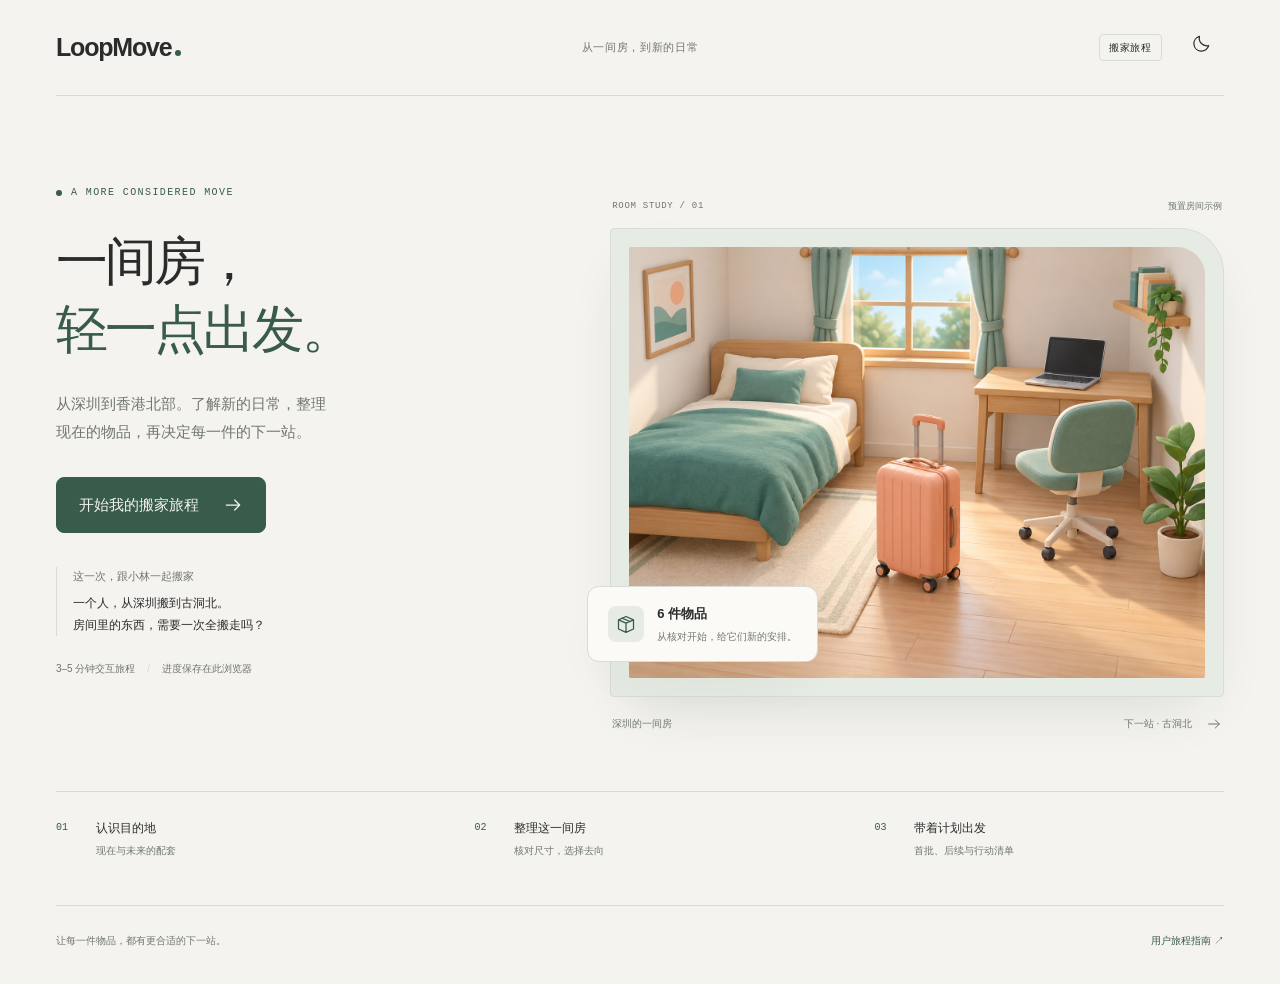
<file: index.html>
<!doctype html>
<html lang="zh-CN">
<head><meta charset="utf-8"><meta name="viewport" content="width=device-width,initial-scale=1"><meta name="theme-color" content="#385b4c"><title>LoopMove · 轻装，开始新生活</title><link rel="stylesheet" href="./features/journey/journey.css"><script src="./features/scan/scan-logic.js" defer></script><script src="./features/scan/scan-example.js" defer></script><script src="./features/explore/explore-data.js" defer></script><script src="./features/journey/journey-logic.js" defer></script><script src="./features/journey/journey.js" defer></script></head>
<body>
<svg class="svg-defs" aria-hidden="true"><symbol id="j-arrow" viewBox="0 0 24 24"><path d="M4 12h16m-6-6 6 6-6 6"/></symbol><symbol id="j-box" viewBox="0 0 24 24"><path d="m3 7 9-4 9 4v11l-9 4-9-4V7Zm0 0 9 4 9-4M12 11v11M7 5l10 4"/></symbol><symbol id="j-pin" viewBox="0 0 24 24"><path d="M20 10c0 6-8 12-8 12S4 16 4 10a8 8 0 1 1 16 0Z"/><circle cx="12" cy="10" r="2.5"/></symbol><symbol id="j-check" viewBox="0 0 24 24"><path d="m4 12 5 5L20 6"/></symbol><symbol id="j-moon" viewBox="0 0 24 24"><path d="M20 15A9 9 0 0 1 9 4a9 9 0 1 0 11 11Z"/></symbol></svg>
<div class="app-shell"><header class="app-header"><a href="./index.html" class="logo">LoopMove<span class="logo-dot" aria-hidden="true"></span></a><span class="header-caption">从一间房，到新的日常</span><div class="header-actions"><span class="journey-label">搬家旅程</span><button id="theme" class="icon-button" aria-label="切换深浅色" aria-pressed="false"><svg class="icon"><use href="#j-moon"/></svg></button></div></header>
<nav id="journey-nav" aria-label="搬家旅程" hidden></nav><main id="journey-main" tabindex="-1"><div class="initial-loading" role="status"><p class="eyebrow">LOOPMOVE / JOURNEY</p><div class="skeleton-line title"></div><div class="skeleton-line"></div><p>正在准备你的搬家旅程…</p></div></main><div id="journey-controls" hidden></div><footer class="app-footer"><span>让每一件物品，都有更合适的下一站。</span><a href="./docs/guide/JOURNEY_GUIDE.md" target="_blank" rel="noopener">用户旅程指南 ↗</a></footer></div>
<div id="toast" role="status" aria-live="polite"></div>
<dialog id="reset-dialog" aria-labelledby="reset-title"><h2 id="reset-title">重新开始这段旅程？</h2><p>这会清除本次旅程的选择和待办勾选。</p><div class="dialog-actions"><button id="cancel-reset">保留进度</button><button id="confirm-reset" class="primary">重新开始</button></div></dialog>
<noscript>请启用 JavaScript 体验完整的搬家旅程。也可访问 <a href="./features/explore/index.html">配套与服务页面</a>。</noscript>
</body></html>
</file>
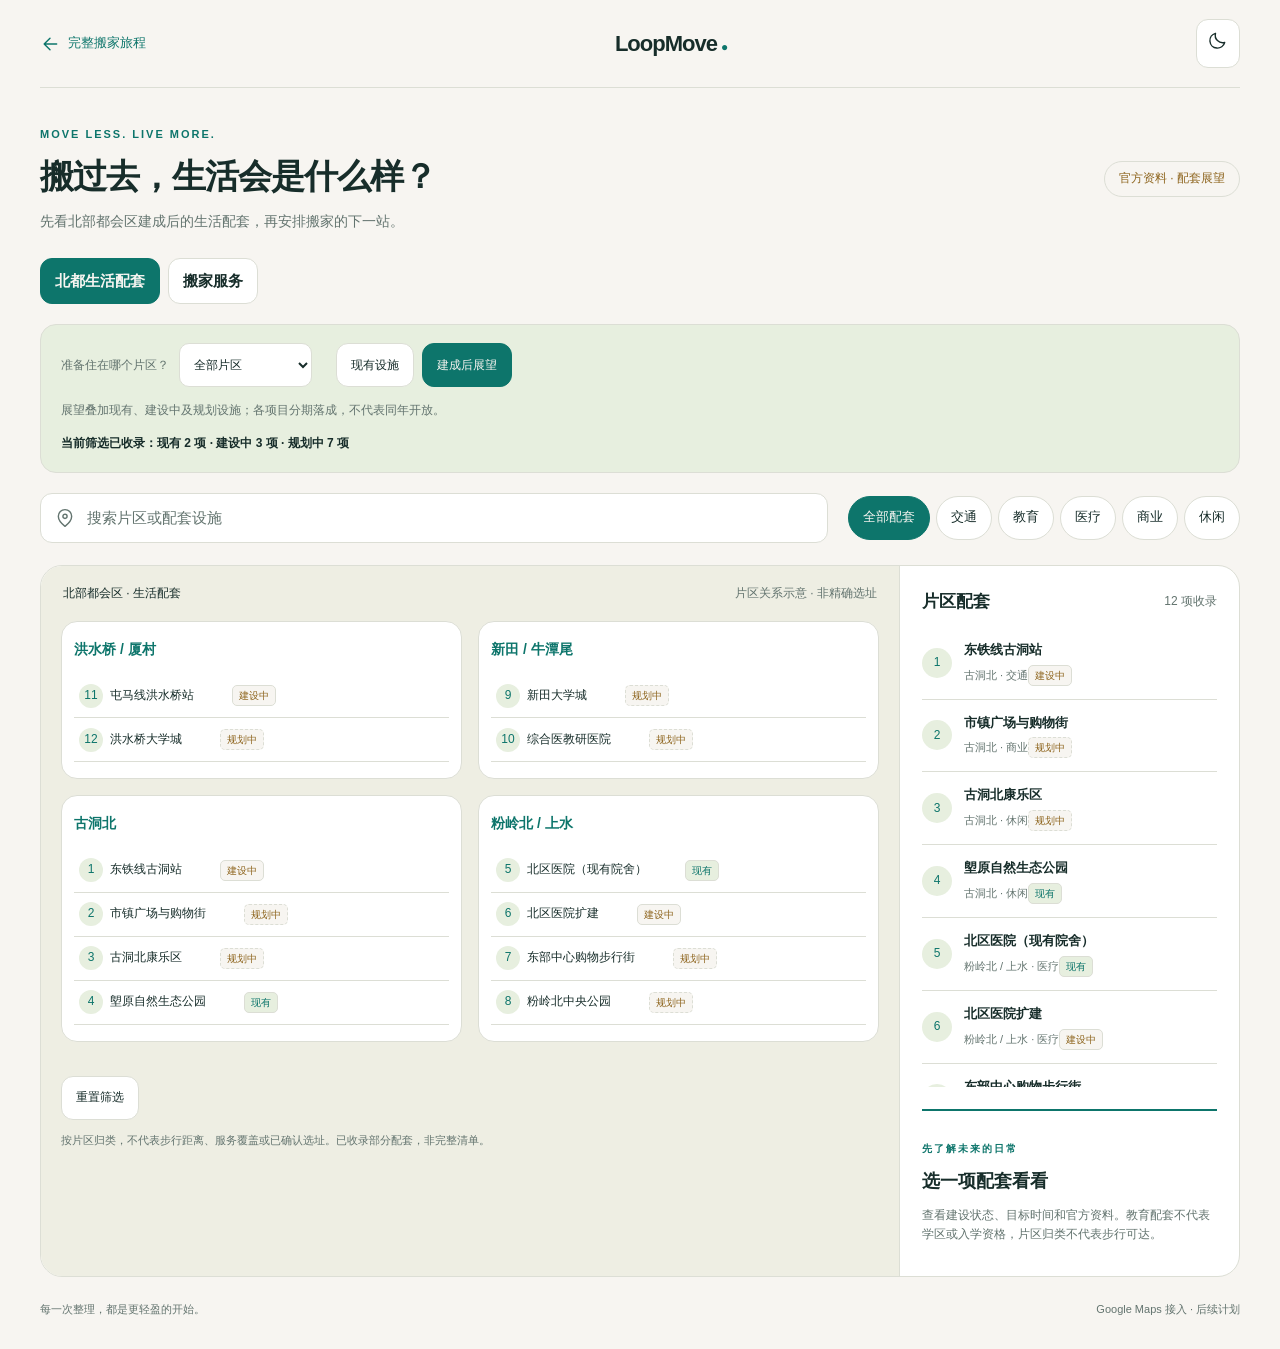
<file: features/explore/index.html>
<!doctype html>
<html lang="zh-CN">
<head>
<meta charset="utf-8">
<meta name="viewport" content="width=device-width,initial-scale=1,viewport-fit=cover">
<meta name="theme-color" content="#0d756b">
<title>LoopMove · 生活配套与搬家服务</title>
<link rel="stylesheet" href="./explore.css">
<script src="./explore-data.js" defer></script>
<script src="./explore.js" defer></script>
</head>
<body>
<svg class="icons" xmlns="http://www.w3.org/2000/svg" aria-hidden="true"><symbol id="service-box" viewBox="0 0 24 24"><path d="m3 7 9-4 9 4v11l-9 4-9-4V7Zm0 0 9 4 9-4M12 11v11M7 5l10 4"/></symbol><symbol id="service-recycle" viewBox="0 0 24 24"><path d="m9 6 3-4 5 8m-4-1 4 1 1-4M19 13l3 4-9 1m2-3-2 3 3 3M9 18H3l4-8m-3 1 3-1 2 3"/></symbol><symbol id="service-appliance" viewBox="0 0 24 24"><rect x="5" y="2" width="14" height="20" rx="2"/><path d="M5 9h14M8 5v1m0 7v3"/></symbol><symbol id="service-heart" viewBox="0 0 24 24"><path d="M12 21 3 12C-2 5 7-1 12 6 17-1 26 5 21 12Z"/></symbol><symbol id="service-tag" viewBox="0 0 24 24"><path d="M3 3h9l10 10-9 9L3 12Z"/><circle cx="8" cy="8" r="1"/></symbol><symbol id="service-truck" viewBox="0 0 24 24"><path d="M2 5h12v12H2Zm12 5h4l4 4v3h-8"/><circle cx="6" cy="18" r="2"/><circle cx="18" cy="18" r="2"/></symbol><symbol id="pin" viewBox="0 0 24 24"><path d="M20 10c0 6-8 12-8 12S4 16 4 10a8 8 0 1 1 16 0Z"/><circle cx="12" cy="10" r="2.5"/></symbol><symbol id="arrow" viewBox="0 0 24 24"><path d="m12 5-7 7 7 7M5 12h15"/></symbol><symbol id="locate" viewBox="0 0 24 24"><circle cx="12" cy="12" r="7"/><circle cx="12" cy="12" r="2"/><path d="M12 1v4m0 14v4M1 12h4m14 0h4"/></symbol><symbol id="moon" viewBox="0 0 24 24"><path d="M20 15A9 9 0 0 1 9 4a9 9 0 1 0 11 11Z"/></symbol></svg>
<div class="shell">
<header class="topbar"><a class="back" href="../../index.html"><svg class="icon"><use href="#arrow"/></svg>完整搬家旅程</a><span class="wordmark">LoopMove<span class="dot">●</span></span><button id="theme" class="icon-button" aria-label="切换深浅色" aria-pressed="false"><svg class="icon"><use href="#moon"/></svg></button></header>
<main>
<div class="intro"><div><p class="eyebrow">MOVE LESS. LIVE MORE.</p><h1>搬过去，生活会是什么样？</h1><p class="subtitle">先看北部都会区建成后的生活配套，再安排搬家的下一站。</p></div><span class="view-badge" id="mode-badge">北都配套展望</span></div>
<div class="mode-tabs" role="group" aria-label="探索内容"><button data-mode="facilities" aria-pressed="true">北都生活配套</button><button data-mode="moving" aria-pressed="false">搬家服务</button></div>
<section id="facility-controls" class="facility-controls" aria-label="配套筛选">
<label>准备住在哪个片区？<select id="district" aria-label="居住片区"></select></label>
<div class="view-tabs" role="group" aria-label="配套时间视角"><button data-view="current" aria-pressed="false">现有设施</button><button data-view="future" aria-pressed="true">建成后展望</button></div>
<p id="perspective-note">展望叠加现有、建设中及规划设施；各项目分期落成，不代表同年开放。</p>
<div id="facility-summary" class="facility-summary" role="status"></div>
</section>
<div class="toolbar"><label class="search"><svg class="icon"><use href="#pin"/></svg><input id="search" type="search" placeholder="搜索片区、设施或物品" aria-label="搜索片区、设施或物品" autocomplete="off"></label><div id="filters" class="filters" role="group" aria-label="地点类型"></div></div>
<section id="services-panel" hidden aria-label="搬家服务网站">
<div class="services-heading"><div><p class="eyebrow">给物品安排下一站</p><h2>需要哪一种帮助？</h2><p>回收、捐赠、转卖或搬运，点击卡片前往对应网站。</p></div><span id="service-count" role="status"></span></div>
<div id="service-cards" class="service-grid"></div>
<p class="services-note">服务由对应机构或平台提供，接收条件、费用及预约安排请在对方网站确认。链接核查：2026-10-08。</p>
</section>
<div class="workspace" id="facility-workspace">
<section class="map-panel" aria-label="深圳至香港地点示意图">
<div class="map-heading"><span id="map-title">北部都会区 · 生活配套</span><span id="map-subtitle">片区关系示意 · 非精确选址</span></div>
<div id="facility-map" class="facility-map" aria-label="北都片区配套示意"></div>
<div class="map-actions"><button id="reset">重置筛选</button></div>
<p class="map-note" id="map-note">按片区归类，不代表步行距离、服务覆盖或已确认选址。已收录部分配套，非完整清单。</p>

</section>
<aside class="places-panel" aria-label="地点列表和详情"><div class="list-heading"><h2 id="list-title">片区配套</h2><span id="count" role="status">正在加载…</span></div><div id="places"></div><section id="detail" class="detail" aria-label="地点详情" tabindex="-1"><p class="eyebrow">下一站，由你决定</p><h2>选一个地点看看</h2><p>点击地图标记或列表，查看适合整理的物品，并保存你的选择。</p></section><p id="save-status" role="status"></p></aside>
</div>
<footer><span>每一次整理，都是更轻盈的开始。</span><span>Google Maps 接入 · 后续计划</span></footer>
<noscript><p>请启用 JavaScript 以查看和筛选配套资料。</p></noscript>
</main></div>
</body></html>
</file>
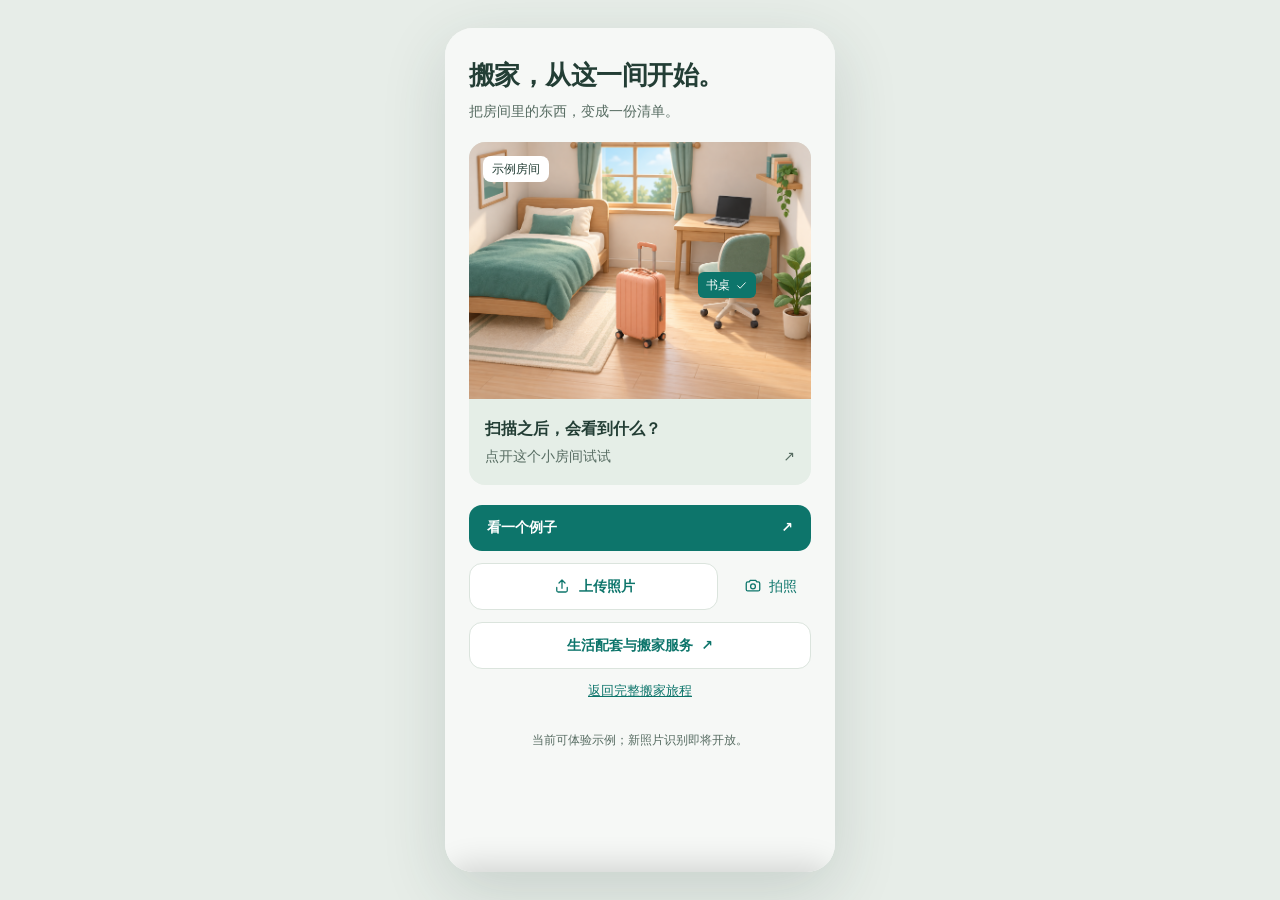
<file: features/scan/index.html>
<!doctype html>
<html lang="zh-CN" data-theme="light">
<head>
<meta charset="utf-8">
<meta name="viewport" content="width=device-width,initial-scale=1,viewport-fit=cover">
<meta name="theme-color" content="#0d756b">
<title>LoopMove · 房间扫描</title>
<style>
:root{--paper:#f7f5f1;--paper2:#efebe4;--surface:#fff;--ink:#14191b;--muted:#68737a;--line:#dedbd4;--brand:#0d756b;--brand2:#09564f;--wash:#e6f1ee;--amber:#a66b17;--amberwash:#fbf0dd;--red:#a93631;--redwash:#f9e9e7;--r:15px;--rl:20px;--shadow:0 1px 2px rgba(20,25,27,.06),0 8px 24px rgba(20,25,27,.06)}
[data-theme=dark]{--paper:#111516;--paper2:#1a2022;--surface:#1d2325;--ink:#edf0ef;--muted:#a3afb1;--line:#30383a;--brand:#53c4b5;--brand2:#8bd9cf;--wash:#14302d;--amber:#e0a552;--amberwash:#302617;--red:#ee827b;--redwash:#321d1b;--shadow:0 2px 14px rgba(0,0,0,.4)}
*{box-sizing:border-box;-webkit-tap-highlight-color:transparent}html,body{height:100%;margin:0}body{background:#23282b;color:var(--ink);font:15px/1.5 -apple-system,BlinkMacSystemFont,"SF Pro Text","PingFang SC","Microsoft YaHei",system-ui,sans-serif;display:flex;justify-content:center;overflow:hidden}button,input{font:inherit;color:inherit}button{border:0;background:none;cursor:pointer}button:focus-visible{outline:2px solid var(--brand);outline-offset:2px}.num{font-variant-numeric:tabular-nums}.ico{width:18px;height:18px;fill:none;stroke:currentColor;stroke-width:1.7;stroke-linecap:round;stroke-linejoin:round;flex:0 0 auto}
.phone{width:390px;height:844px;background:var(--paper);margin:0;display:flex;flex-direction:column;padding-block:8px;overflow:hidden;border-radius:44px;box-shadow:0 0 0 11px #14181a,0 0 0 13px #2d3438,0 32px 80px rgba(0,0,0,.5)}
.status{height:44px;flex:0 0 auto;display:flex;justify-content:space-between;align-items:center;padding:0 28px;font-size:13px;font-weight:650}.notch{position:absolute;top:8px;left:50%;transform:translateX(-50%);width:112px;height:26px;border-radius:14px;background:#14181a}.vp{position:relative;flex:1;min-height:0;min-width:0}.homebar{height:20px;display:flex;align-items:center;justify-content:center}.homebar i{width:134px;height:5px;border-radius:3px;background:var(--ink);opacity:.25}
.screen{position:absolute;inset:0;display:none;flex-direction:column;background:var(--paper)}.screen.on{display:flex}.head{padding:9px 20px 13px;flex:0 0 auto}.head h1{font-size:29px;line-height:1.15;letter-spacing:-.03em;margin:0;font-weight:730}.head .sub{font-size:13px;color:var(--muted);margin-top:4px}.headline{display:flex;align-items:center;gap:12px}.back{width:36px;height:36px;display:flex;align-items:center;justify-content:center;background:var(--surface);border:1px solid var(--line);border-radius:12px}.back .ico{width:18px;height:18px;transform:rotate(180deg)}.body{flex:1;min-height:0;overflow:auto;padding:0 20px 22px;overscroll-behavior:contain}.foot{padding:11px 20px calc(14px + env(safe-area-inset-bottom,0px));border-top:1px solid var(--line);background:var(--paper);flex:0 0 auto}.btn{width:100%;min-height:46px;padding:12px 14px;border-radius:13px;background:var(--brand);color:#fff;font-weight:650;display:flex;align-items:center;justify-content:center;gap:8px}.btn:active{background:var(--brand2);transform:scale(.985)}.btn.secondary{background:var(--surface);color:var(--brand);border:1px solid var(--line)}.btn.plain{background:var(--paper2);color:var(--ink)}.row{display:flex;gap:10px;min-width:0}.row>.btn{min-width:0}.group{background:var(--surface);border:1px solid var(--line);border-radius:var(--rl);overflow:hidden}.section{margin:21px 4px 8px;color:var(--muted);font-size:12.5px;font-weight:650}.section:first-child{margin-top:4px}.muted{color:var(--muted);font-size:13px}.tiny{font-size:12px;color:var(--muted);line-height:1.55}.empty{text-align:center;padding:40px 24px}.empty .icoWrap{width:48px;height:48px;border:1px solid var(--line);background:var(--surface);border-radius:15px;margin:0 auto 13px;display:flex;align-items:center;justify-content:center;color:var(--muted)}.empty b{display:block;font-size:15px}.empty p{font-size:12.5px;color:var(--muted);line-height:1.6;margin:5px 0}
/* 首页 */
.intro{background:var(--surface);border:1px solid var(--line);border-radius:var(--rl);padding:19px;margin-bottom:18px}.intro h2{font-size:18px;letter-spacing:-.02em;margin:0 0 5px}.intro p{font-size:13px;color:var(--muted);line-height:1.6;margin:0}.intro .row{margin-top:16px}.how{padding:0}.how .line{display:flex;gap:12px;padding:13px 14px}.how .line+.line{border-top:1px solid var(--line)}.n{width:21px;height:21px;border:1px solid var(--line);border-radius:50%;display:flex;align-items:center;justify-content:center;color:var(--muted);font-size:11px;font-weight:650;flex:0 0 auto}.how b{font-size:14px;display:block}.how span{font-size:12px;color:var(--muted);display:block;margin-top:1px}
/* 输入 */
.drop{flex:1;min-height:0;margin:8px 20px 0;border:1.5px dashed var(--line);border-radius:var(--rl);background:var(--surface);display:flex;align-items:center;justify-content:center;text-align:left;padding:24px;transition:.18s}.drop.hot{border-color:var(--brand);background:var(--wash)}.dropInner{display:flex;align-items:center;gap:13px}.dropIcon{width:52px;height:52px;border-radius:16px;background:var(--wash);color:var(--brand);display:flex;align-items:center;justify-content:center;flex:0 0 auto}.dropInner h2{font-size:16px;margin:0;letter-spacing:-.015em}.dropInner p{font-size:12.5px;color:var(--muted);margin:3px 0 0;line-height:1.55;max-width:28ch}.drop img{display:none;position:absolute;inset:0;width:100%;height:100%;object-fit:cover}.drop.has{position:relative;overflow:hidden}.drop.has img{display:block}.drop.has .dropInner{display:none}.dropBadge{position:absolute;bottom:12px;left:12px;background:rgba(10,15,16,.78);color:#fff;border-radius:8px;padding:4px 9px;font-size:12px}.fileList{display:flex;gap:8px;overflow:auto;padding:8px 20px 0}.fileThumb{position:relative;width:72px;height:54px;flex:0 0 auto;border:1px solid var(--line);border-radius:10px;overflow:hidden;background:var(--surface)}.fileThumb img{width:100%;height:100%;object-fit:cover}.fileThumb span{position:absolute;right:3px;bottom:3px;background:rgba(0,0,0,.65);color:#fff;border-radius:4px;padding:0 4px;font-size:10px}.hint{text-align:center;color:var(--muted);font-size:12px;margin-top:9px}
/* 进度 */
.analyze{align-items:center;justify-content:center;padding:35px}.analyzeTitle{display:flex;align-items:center;gap:12px;color:var(--brand)}.analyzeMark{display:flex;align-items:center;justify-content:center}.analyze h2{font-size:18px;margin:0;text-align:left;color:var(--ink)}.analyze p{font-size:13px;color:var(--muted);text-align:center;margin:12px 0 0}.progress{width:170px;height:4px;background:var(--paper2);border-radius:3px;margin:20px auto 0;overflow:hidden}.progress i{display:block;height:100%;width:42%;background:var(--brand);border-radius:3px;animation:move 1.1s ease-in-out infinite}@keyframes move{0%{transform:translateX(-100%)}100%{transform:translateX(340%)}}
/* 结果 */
.resultHead{padding-bottom:8px}.resultHead .headLine{display:flex;align-items:center;gap:12px}.resultHead h1{font-size:22px}.resultHead .count{font-size:12.5px;color:var(--muted);margin-top:3px}.photoRail{display:flex;gap:8px;overflow:auto;padding:2px 20px 9px;flex:0 0 auto}.photoBtn{width:78px;height:62px;border-radius:11px;border:1px solid var(--line);background:var(--surface);padding:3px;position:relative;flex:0 0 auto;text-align:left}.photoBtn.active{border:2px solid var(--brand);padding:2px}.photoBtn img{width:100%;height:100%;object-fit:cover;border-radius:7px}.photoBtn .idx{position:absolute;top:5px;left:5px;background:rgba(10,15,16,.75);color:#fff;border-radius:5px;padding:1px 5px;font-size:10px}.photoBtn .qty{position:absolute;right:4px;bottom:4px;background:var(--brand);color:#fff;border-radius:5px;padding:1px 5px;font-size:10px}.photoBtn.bad{border-color:var(--amber)}.photoBtn.bad .qty{background:var(--amber)}.resultBody{flex:1;min-height:0;overflow:auto;padding-bottom:10px}.accuracy{margin:2px 20px 9px;padding:10px 12px;border:1px solid var(--line);border-radius:13px;background:var(--surface);display:flex;gap:9px;align-items:flex-start}.accuracy .ico{color:var(--amber);width:16px;height:16px;margin-top:2px}.accuracy b{display:block;font-size:12.5px}.accuracy span{display:block;color:var(--muted);font-size:12px;line-height:1.5;margin-top:1px}.viewTabs{display:flex;gap:6px;margin:0 20px 9px;background:var(--paper2);border-radius:11px;padding:3px}.viewTabs button{flex:1;min-height:37px;border-radius:9px;color:var(--muted);font-size:13px;font-weight:600}.viewTabs button.active{background:var(--surface);color:var(--brand);box-shadow:var(--shadow)}.currentLabel{display:flex;justify-content:space-between;align-items:baseline;margin:0 20px 8px}.currentLabel b{font-size:14px}.currentLabel span{font-size:12px;color:var(--muted)}.photoCanvas{height:274px;margin:0 20px 9px;border:1px solid var(--line);border-radius:var(--rl);background:var(--paper2);position:relative;overflow:hidden}.photoCanvas img{width:100%;height:100%;object-fit:contain;display:block}.box{position:absolute;border:1.5px solid var(--brand);background:rgba(13,117,107,.08);border-radius:5px;cursor:pointer}.box.active{background:rgba(13,117,107,.20);border-width:2px}.box.fixed{border-color:var(--amber);background:rgba(166,107,23,.08)}.boxLabel{position:absolute;left:0;bottom:100%;margin-bottom:3px;white-space:nowrap;background:var(--brand);color:#fff;border-radius:5px;padding:2px 6px;font-size:10.5px}.box.fixed .boxLabel{background:var(--amber)}.boxLabel.below{top:100%;bottom:auto;margin:3px 0 0}.obsList{margin:0 20px}.obsRow{display:flex;align-items:center;gap:10px;background:var(--surface);border:1px solid var(--line);border-radius:13px;padding:10px 11px;margin-bottom:7px;min-height:56px}.obsRow.active{border-color:var(--brand);background:var(--wash)}.obsRow .copy{min-width:0;flex:1}.obsRow b{display:block;font-size:13.5px}.obsRow span{display:block;color:var(--muted);font-size:12px;margin-top:1px}.obsRow .state{font-size:11px;color:var(--amber);font-weight:650;white-space:nowrap}.itemIcon{width:32px;height:32px;border-radius:9px;background:var(--wash);color:var(--brand);display:flex;align-items:center;justify-content:center;flex:0 0 auto}.itemIcon.fixed{background:var(--amberwash);color:var(--amber)}.region{margin:0 20px 12px}.regionTitle{font-size:12px;color:var(--muted);font-weight:650;margin:0 3px 6px}.region .obsRow{margin-bottom:6px}.unsupported{margin:0 20px 12px;background:var(--amberwash);border:1px solid #e4c78d;border-radius:14px;padding:14px;color:#765014;font-size:12.5px;line-height:1.6}.unsupported b{display:block;font-size:14px;margin-bottom:3px}
/* 汇总 */
.summaryTotal{background:var(--surface);border:1px solid var(--line);border-radius:var(--rl);padding:17px;margin-bottom:18px}.summaryTotal .big{font-size:28px;font-weight:720;letter-spacing:-.04em}.summaryTotal .unit{font-size:12px;color:var(--muted);margin-left:6px}.bar{height:8px;border-radius:4px;background:var(--paper2);overflow:hidden;margin-top:13px}.bar i{display:block;height:100%;background:var(--brand)}.summaryTotal p{font-size:12px;color:var(--muted);margin:9px 0 0}.sumRow{display:flex;align-items:center;gap:11px;padding:11px 13px}.sumRow+.sumRow{border-top:1px solid var(--line)}.sumRow .copy{flex:1;min-width:0}.sumRow b{display:block;font-size:14px}.sumRow span{display:block;font-size:12px;color:var(--muted)}.tag{font-size:11px;color:var(--muted);background:var(--paper2);border-radius:6px;padding:3px 7px}.tag.warn{color:var(--amber);background:var(--amberwash)}
/* sheet */
.mask{position:absolute;inset:0;background:rgba(8,12,13,.44);opacity:0;pointer-events:none;transition:.2s;z-index:30}.mask.on{opacity:1;pointer-events:auto}.sheet{position:absolute;left:0;right:0;bottom:0;z-index:31;background:var(--paper);border-radius:24px 24px 0 0;transform:translateY(100%);transition:.26s cubic-bezier(.22,.7,.3,1);box-shadow:0 -8px 30px rgba(0,0,0,.14);padding-bottom:env(safe-area-inset-bottom,0px)}.sheet.on{transform:none}.grab{width:36px;height:4px;background:var(--line);border-radius:3px;margin:9px auto 7px}.sheetHead{display:flex;align-items:center;justify-content:space-between;padding:8px 19px 12px}.sheetHead b{font-size:17px}.sheetClose{width:32px;height:32px;border-radius:50%;background:var(--paper2);display:flex;align-items:center;justify-content:center}.sheetBody{padding:0 19px 19px;max-height:46vh;overflow:auto}.detail{padding:13px 0;border-top:1px solid var(--line)}.detail:first-child{border-top:0}.detail b{display:block;font-size:13px}.detail span{display:block;color:var(--muted);font-size:12px;line-height:1.6;margin-top:3px}
@media(max-width:520px){body{display:block}.phone{width:100vw;height:100dvh;border-radius:0;box-shadow:none;padding-block:0}.status,.notch,.homebar{display:none}}
@media(prefers-reduced-motion:reduce){*,*::before,*::after{animation:none!important;transition:none!important}}

/* A quieter interface; the sample room carries the personality. */
:root{--paper:#f6f8f6;--paper2:#eaf0eb;--line:#dbe4dd;--ink:#233e35;--muted:#576c62;--rl:16px;--r:12px}
body{background:#e7ede8;align-items:center}
.phone{height:min(844px,100dvh);border-radius:28px;box-shadow:0 20px 64px rgba(35,62,53,.16);padding-block:0}
.notch,.status,.homebar{display:none}
.head{padding-top:24px}.head h1{font-size:24px;font-weight:700}.homeHead{padding:30px 24px 20px}.homeHead h1{font-size:26px;line-height:1.35;letter-spacing:-.02em}.head .sub{font-size:14px;margin-top:8px}
.homeBody{padding:0 24px 24px}.examplePreview{width:100%;padding:0;position:relative;display:block;text-align:left;background:#e5eee7;border-radius:16px;overflow:hidden}.examplePreview img{width:100%;aspect-ratio:4/3;object-fit:cover;display:block}.samplePill{position:absolute;left:14px;top:14px;padding:4px 9px;border-radius:8px;background:var(--surface);font-size:12px;color:var(--ink)}.previewLabel{position:absolute;right:16%;top:38%;display:flex;align-items:center;gap:5px;padding:4px 8px;background:#0d756b;color:#fff;border-radius:6px;font-size:12px}.previewLabel .ico{width:13px;height:13px}.previewCaption{display:block;padding:18px 16px;color:var(--ink)}.previewCaption b{display:block;font-size:16px}.previewCaption>span{display:flex;justify-content:space-between;margin-top:5px;font-size:14px;color:var(--muted)}.sampleBtn{margin-top:20px;justify-content:space-between;padding-inline:18px}.homeActions{display:grid;grid-template-columns:1fr auto;gap:12px;margin-top:12px}.cameraLink{display:flex;align-items:center;justify-content:center;gap:7px;padding:0 14px;font-size:14px;color:var(--brand);min-height:46px}.homeNote{font-size:12px;color:var(--muted);text-align:center;margin:18px 0 0}
.btn{font-size:14px;font-weight:600}.btn:hover{filter:brightness(.96)}.examplePreview:hover img{transform:scale(1.015)}.examplePreview img{transition:transform .25s ease-out}.obsRow{width:100%;text-align:left;min-height:64px;border:0;border-bottom:1px solid var(--line);border-radius:0;background:transparent;margin:0;padding-inline:0}.obsRow.active{background:var(--wash);border-color:var(--line)}.obsRow b,.sumRow b{font-size:14px}.obsRow span,.sumRow span{font-size:12px}.obsRow .copy span{max-width:32ch}.itemIcon{background:transparent;width:30px;border-radius:0}.accuracy{border:0;background:var(--wash);align-items:center}.accuracy b{display:none}.accuracy span{font-size:12px;margin:0}.photoCanvas{height:auto;aspect-ratio:4/3}.resultHead h1{font-size:22px}.boxLabel{font-size:11px}.box{border-radius:8px}.summaryTotal .big{font-size:28px}.back .ico{transform:none}.sheetBody input{width:100%}.photoRail:has(.photoBtn:only-child){display:none}::selection{background:var(--wash);color:var(--ink)}
@media(max-width:520px){.phone{height:100dvh;border-radius:0}.homeHead{padding-top:30px}}
@media(max-height:650px){.homeHead{padding-top:18px;padding-bottom:14px}.examplePreview img{aspect-ratio:16/9}.previewCaption{padding:12px 16px}.sampleBtn{margin-top:14px}}
.issueBadge,.obsRow .issueBadge,.sumRow .issueBadge{font-size:19px;line-height:1;flex:0 0 auto;margin:0;padding:6px;background:none}.obsRow .copy{display:flex;align-items:center}
</style>
</head>
<body>
<svg width="0" height="0" style="position:absolute"><defs>
<symbol id="i-camera" viewBox="0 0 24 24"><path d="M3 8.5A2 2 0 0 1 5 6.5h2l1.3-2h7.4l1.3 2h2a2 2 0 0 1 2 2v8a2 2 0 0 1-2 2H5a2 2 0 0 1-2-2z"/><circle cx="12" cy="12.5" r="3.2"/></symbol>
<symbol id="i-upload" viewBox="0 0 24 24"><path d="M12 15V4M8 8l4-4 4 4"/><path d="M5 14v4a2 2 0 0 0 2 2h10a2 2 0 0 0 2-2v-4"/></symbol>
<symbol id="i-left" viewBox="0 0 24 24"><path d="M14.5 5.5L8 12l6.5 6.5"/></symbol>
<symbol id="i-info" viewBox="0 0 24 24"><circle cx="12" cy="12" r="8.5"/><path d="M12 11v5"/><circle cx="12" cy="8" r=".8" fill="currentColor" stroke="none"/></symbol>
<symbol id="i-alert" viewBox="0 0 24 24"><path d="M12 4.5l8.5 15h-17z"/><path d="M12 10v4"/><circle cx="12" cy="16.7" r=".8" fill="currentColor" stroke="none"/></symbol>
<symbol id="i-check" viewBox="0 0 24 24"><path d="M5 12.5l4.5 4.5L19 7"/></symbol>
<symbol id="i-box" viewBox="0 0 24 24"><path d="M3.5 7.8L12 3.5l8.5 4.3v8.4L12 20.5 3.5 16.2z"/><path d="M3.5 7.8L12 12.2l8.5-4.4M12 12.2v8.3"/></symbol>
<symbol id="i-bed" viewBox="0 0 24 24"><path d="M3 19V9M3 13.5h18v5.5"/><rect x="6" y="8.5" width="8" height="5" rx="1.4"/><path d="M21 13.5V19"/></symbol>
<symbol id="i-desk" viewBox="0 0 24 24"><rect x="3" y="8" width="18" height="2.6" rx="1.1"/><path d="M5.5 10.6V19M18.5 10.6V19"/><rect x="14" y="11.5" width="4.5" height="3.6" rx=".7"/></symbol>
<symbol id="i-bookshelf" viewBox="0 0 24 24"><rect x="3" y="3" width="18" height="18" rx="1.6"/><path d="M3 9h18M3 15h18M6.5 6h2.5M6.5 12h2.5M6.5 18h2.5"/></symbol>
<symbol id="i-cabinet" viewBox="0 0 24 24"><rect x="4" y="3" width="16" height="18" rx="1.6"/><path d="M12 3v18M9.5 11.5h1M13.5 11.5h1"/></symbol>
<symbol id="i-chair" viewBox="0 0 24 24"><path d="M7.5 4.5v9h9v-9M7.5 4.5h9"/><rect x="5" y="13.5" width="14" height="2.6" rx="1.1"/><path d="M6.5 16.1V20M17.5 16.1V20"/></symbol>
<symbol id="i-clothes" viewBox="0 0 24 24"><path d="M8.5 4.5l3.5 2 3.5-2 3.5 3-2.2 3.2-1.3-.9V20H8.5V9.8L7.2 10.7 5 7.5z"/></symbol>
<symbol id="i-bag" viewBox="0 0 24 24"><path d="M6 8h12l1 12H5z"/><path d="M9 8V6a3 3 0 0 1 6 0v2"/><path d="M9 12h6"/></symbol>
<symbol id="i-laptop" viewBox="0 0 24 24"><rect x="5" y="4" width="14" height="10" rx="1"/><path d="M3 18h18l-2-3H5z"/></symbol>
<symbol id="i-monitor" viewBox="0 0 24 24"><rect x="3" y="4" width="18" height="12" rx="1.5"/><path d="M9 20h6M12 16v4"/></symbol>
<symbol id="i-appliance" viewBox="0 0 24 24"><rect x="4" y="5" width="16" height="14" rx="2"/><circle cx="12" cy="12" r="3.5"/><path d="M7 8h2"/></symbol>
<symbol id="i-cooker" viewBox="0 0 24 24"><path d="M5 10h14v7.5A2.5 2.5 0 0 1 16.5 20h-9A2.5 2.5 0 0 1 5 17.5zM3.5 10h17M12 7V4"/></symbol>
<symbol id="i-kettle" viewBox="0 0 24 24"><path d="M6 9.5h10l1 10.5H5zM9.5 6.5c0-1.6 2-1.6 2-3.2M16.5 12.5c1.6.6 1.6 2.2 1.9 3.3"/></symbol>
<symbol id="i-plant" viewBox="0 0 24 24"><path d="M12 20.5V11M12 11c-3.8 0-5-2.8-5-5.6 3.2 0 5 2 5 5.6M12 11c3.8 0 5-2.8 5-5.6-3.2 0-5 2-5 5.6M8.6 20.5h6.8l-.8-4.2H9.4z"/></symbol>
<symbol id="i-quilt" viewBox="0 0 24 24"><path d="M3 14.5c3-2 6-2 9 0s6 2 9 0v4.5c-3 2-6 2-9 0s-6-2-9 0zM3 14.5V9c3-2 6-2 9 0s6 2 9 0v5.5"/></symbol>
<symbol id="i-door" viewBox="0 0 24 24"><path d="M5 20V4h13v16M8 20h12M15 12h1"/></symbol>
<symbol id="i-mirror" viewBox="0 0 24 24"><rect x="8.5" y="3" width="7" height="15" rx="3.5"/><path d="M6.5 20.5l3-2.5M17.5 20.5l-3-2.5"/></symbol>
<symbol id="i-window" viewBox="0 0 24 24"><rect x="3" y="3" width="18" height="18" rx="1"/><path d="M12 3v18M3 12h18"/></symbol>
<symbol id="i-suitcase" viewBox="0 0 24 24"><rect x="4" y="7" width="16" height="14" rx="2"/><path d="M9 7V5a2 2 0 0 1 2-2h2a2 2 0 0 1 2 2v2M8 11v6M16 11v6"/></symbol>
<symbol id="i-moon" viewBox="0 0 24 24"><path d="M20 14.2A8.4 8.4 0 0 1 9.8 4 8.6 8.6 0 1 0 20 14.2z"/></symbol>
<symbol id="i-sun" viewBox="0 0 24 24"><circle cx="12" cy="12" r="4"/><path d="M12 2.5v2.2M12 19.3v2.2M2.5 12h2.2M19.3 12h2.2M5.2 5.2l1.6 1.6M17.2 17.2l1.6 1.6M18.8 5.2l-1.6 1.6M6.8 17.2l-1.6 1.6"/></symbol>
</defs></svg>
<div class="phone"><div class="notch"></div><div class="status"><span>9:41</span><button data-action="theme" aria-label="切换深浅色"><svg class="ico"><use id="themeIcon" href="#i-moon"></use></svg></button></div><div class="vp">
<section class="screen on" id="home"><header class="head homeHead"><h1>搬家，从这一间开始。</h1><div class="sub">把房间里的东西，变成一份清单。</div></header><main class="body homeBody"><button class="examplePreview" data-action="example" aria-label="查看卡通卧室的扫描示例"><img src="../../assets/images/example-room.png" alt="卡通卧室，摆着床、书桌、电脑、椅子、行李箱和绿植"><span class="samplePill">示例房间</span><span class="previewLabel">书桌 <svg class="ico"><use href="#i-check"></use></svg></span><span class="previewCaption"><b>扫描之后，会看到什么？</b><span>点开这个小房间试试 <span aria-hidden="true">↗</span></span></span></button><button class="btn sampleBtn" data-action="example">看一个例子 <span aria-hidden="true">↗</span></button><div class="homeActions"><button class="btn secondary" data-action="upload"><svg class="ico"><use href="#i-upload"></use></svg>上传照片</button><button class="cameraLink" data-action="camera"><svg class="ico"><use href="#i-camera"></use></svg>拍照</button></div><a class="btn secondary" href="../explore/index.html" style="text-decoration:none;margin-top:12px;min-height:44px">生活配套与搬家服务 <span aria-hidden="true">↗</span></a><a href="../../index.html" style="display:flex;align-items:center;justify-content:center;min-height:44px;color:var(--brand);font-size:13px">返回完整搬家旅程</a><p class="homeNote" id="homeNote">当前可体验示例；新照片识别即将开放。</p></main></section>
<section class="screen" id="capture"><header class="head"><div class="headline"><button class="back" data-action="home"><svg class="ico"><use href="#i-left"></use></svg></button><div><h1 style="font-size:22px">添加照片</h1><div class="sub">可以一次上传多张</div></div></div></header><div class="drop" id="drop"><div class="dropInner"><div class="dropIcon"><svg class="ico" style="width:26px;height:26px"><use href="#i-upload"></use></svg></div><div><h2>把照片放到这里</h2><p>点下面按钮拍照或上传，也可以拖放、粘贴图片。</p></div></div><img id="dropPreview" alt=""><span class="dropBadge" id="dropBadge"></span></div><div id="fileList" class="fileList"></div><div class="foot"><div class="row"><button class="btn secondary" data-action="camera"><svg class="ico"><use href="#i-camera"></use></svg>拍照</button><button class="btn" data-action="upload"><svg class="ico"><use href="#i-upload"></use></svg>上传照片</button></div><div class="hint" id="captureHint">还没有照片 · 建议上传 2–5 张</div></div><input id="cameraInput" type="file" accept="image/*" capture="environment" hidden><input id="uploadInput" type="file" accept="image/*" multiple hidden></section>
<section class="screen analyze" id="analyze"><div class="analyzeTitle"><div class="analyzeMark"><svg class="ico" style="width:24px;height:24px"><use href="#i-box"></use></svg></div><h2 id="analyzeTitle">正在整理照片</h2></div><p id="analyzeSub">请稍等，我们会把每张图分开保留</p><div class="progress"><i></i></div></section>
<section class="screen" id="results"><header class="head resultHead"><div class="headLine"><button class="back" data-action="capture"><svg class="ico"><use href="#i-left"></use></svg></button><div><h1>识别结果</h1><div class="count" id="resultCount"></div></div><button style="margin-left:auto;width:40px;height:40px;display:flex;align-items:center;justify-content:center;color:var(--muted)" data-action="theme" aria-label="切换深浅色"><svg class="ico"><use href="#i-moon"></use></svg></button></div></header><div id="photoRail" class="photoRail"></div><div class="accuracy"><svg class="ico"><use href="#i-info"></use></svg><div><b>看看哪些要带走</b><span id="accuracyText">尺寸为估算值；画面分组只用于整理当前照片，不代表真实空间分割。</span></div><button data-action="precision" style="margin-left:auto;color:var(--brand);min-width:36px;min-height:36px;display:flex;align-items:center;justify-content:center" aria-label="查看精度说明"><svg class="ico"><use href="#i-info"></use></svg></button></div><div class="viewTabs"><button data-view="regions">按区域</button><button data-view="items" class="active">按物品</button></div><main id="resultBody" class="resultBody"></main><div class="foot"><div class="row"><button class="btn secondary" data-action="add-more"><svg class="ico"><use href="#i-upload"></use></svg>继续添加</button><button class="btn" data-action="inventory"><svg class="ico"><use href="#i-check"></use></svg>查看搬家清单</button></div></div></section>
<section class="screen" id="summary"><header class="head"><div class="headline"><button class="back" data-action="results"><svg class="ico"><use href="#i-left"></use></svg></button><div><h1 style="font-size:22px">搬家清单</h1><div class="sub" id="summarySub"></div></div></div></header><main id="summaryBody" class="body"></main><div class="foot"><button class="btn" data-action="save"><svg class="ico"><use href="#i-box"></use></svg>保存清单</button></div></section>
<div class="mask" id="mask"></div><aside class="sheet" id="sheet"><div class="grab"></div><div class="sheetHead"><b id="sheetTitle">说明</b><button class="sheetClose" data-action="close-sheet" aria-label="关闭"><svg class="ico"><use href="#i-check"></use></svg></button></div><div class="sheetBody" id="sheetBody"></div></aside><div id="toast" style="position:absolute;left:20px;right:20px;bottom:76px;background:rgba(10,15,16,.92);color:#fff;border-radius:12px;padding:11px 14px;text-align:center;font-size:12.5px;opacity:0;transform:translateY(10px);transition:.2s;pointer-events:none;z-index:50"></div>
</div><div class="homebar"><i></i></div></div>
<script src="./scan-logic.js"></script>
<script src="./scan-example.js"></script>
<script>
(function(){
  'use strict';
  var L=window.LoopMoveLogic;
  if(!L){ document.body.innerHTML='<main style="padding:24px;color:#b3352c">扫描逻辑未加载，请确认 scan-logic.js 与本页面在同一目录。</main>'; return; }
  var state={session:L.createSession(),view:'items',selectedObservationId:null,screen:'home',files:[],append:false,isExample:false};
  var $=function(s){return document.querySelector(s);};
  var all=function(s){return Array.from(document.querySelectorAll(s));};
  var icon=function(name){return '<svg class="ico"><use href="#i-'+name+'"></use></svg>';};
  var esc=function(s){return String(s||'').replace(/&/g,'&amp;').replace(/</g,'&lt;').replace(/>/g,'&gt;').replace(/"/g,'&quot;');};
  var fmt=function(n){return Number(n||0).toFixed(2);};
  function toast(msg){var t=$('#toast');t.textContent=msg;t.style.opacity='1';t.style.transform='none';clearTimeout(t._t);t._t=setTimeout(function(){t.style.opacity='0';t.style.transform='translateY(10px)';},2200);}
  function show(name){state.screen=name;all('.screen').forEach(function(x){x.classList.toggle('on',x.id===name);});if(name==='capture')renderCapture();if(name==='results')renderResults();if(name==='summary')renderSummary();}
  function toggleTheme(){var root=document.documentElement;var next=root.dataset.theme==='dark'?'light':'dark';root.dataset.theme=next;all('[data-action="theme"] use').forEach(function(u){u.setAttribute('href',next==='dark'?'#i-sun':'#i-moon');});}
  function readImage(file){return new Promise(function(resolve,reject){var src=URL.createObjectURL(file),img=new Image();img.onload=function(){resolve({file:file,src:src,width:img.naturalWidth,height:img.naturalHeight});};img.onerror=function(){URL.revokeObjectURL(src);reject(new Error('图片无法读取'));};img.src=src;});}
  function sha256(file){if(!window.crypto||!window.crypto.subtle||!file.arrayBuffer)return Promise.resolve(null);return file.arrayBuffer().then(function(buf){return crypto.subtle.digest('SHA-256',buf);}).then(function(buf){return Array.from(new Uint8Array(buf)).map(function(b){return b.toString(16).padStart(2,'0');}).join('');}).catch(function(){return null;});}
  function openExample(){closeSheet();window.createLoopMoveExample(L,{imageSrc:"../../assets/images/example-room.png"}).then(function(session){state.session=session;state.view='items';state.selectedObservationId=null;state.append=false;state.files=[];state.isExample=true;show('results');}).catch(function(){toast('示例暂时打不开，请刷新重试');});}
  function ingest(files){
    var xs=Array.from(files||[]).filter(function(f){return /^image\//.test(f.type);});
    if(!xs.length){toast('请选择图片文件');return;}
    $('#analyzeTitle').textContent='正在整理 '+xs.length+' 张照片';$('#analyzeSub').textContent='结果会按照片分别保留';show('analyze');
    Promise.all(xs.map(function(file,index){return Promise.all([readImage(file),sha256(file)]).then(function(v){return {id:'photo-'+Date.now()+'-'+index,order:index,fileName:file.name,file:file,src:v[0].src,width:v[0].width,height:v[0].height,size:file.size,sha256:v[1]};});})).then(function(photos){
      var combined=state.append&&!state.isExample?state.session.photos.concat(photos):photos;state.isExample=false;state.append=false;state.files=combined;var useLive=!!window.LOOPMOVE_VISION_ENDPOINT;var inspect=useLive?L.inspectPhotosWithRecognizer(combined,L.createWorkBuddyRecognizer({endpoint:window.LOOPMOVE_VISION_ENDPOINT})):Promise.resolve(L.inspectPhotos(combined));inspect.then(function(next){state.session=next;state.view='items';state.selectedObservationId=null;setTimeout(function(){show('results');},240);});
    }).catch(function(e){toast(e.message||'图片读取失败');show('capture');});
  }
  function renderCapture(){
    var n=state.session.photos.length;$('#drop').classList.toggle('has',n>0);if(n){$('#dropPreview').src=state.session.photos[n-1].src;$('#dropBadge').textContent='已添加 '+n+' 张';}else{$('#dropPreview').removeAttribute('src');$('#dropBadge').textContent='';}
    $('#captureHint').textContent=n?'已添加 '+n+' 张 · 可以继续添加或查看结果':'还没有照片 · 建议上传 2–5 张';
    $('#fileList').innerHTML=state.session.photos.map(function(p,i){return '<div class="fileThumb"><img src="'+p.src+'" alt=""><span class="num">'+(i+1)+'</span></div>';}).join('');
  }
  function photoResult(){return L.getPhotoResult(state.session,state.session.activePhotoId);}
  function renderRail(){
    var ps=state.session.photos;$('#photoRail').innerHTML=ps.map(function(p,i){var count=(p.observations||[]).length;return '<button class="photoBtn '+(p.id===state.session.activePhotoId?'active ':'')+(p.status==='unsupported'?'bad':'')+'" data-photo="'+p.id+'"><img src="'+p.src+'" alt="照片 '+(i+1)+'"><span class="idx num">'+(i+1)+'</span><span class="qty num">'+(p.status==='unsupported'?'?':count)+'</span></button>';}).join('');
  }
  function itemIssue(c){if(c.fixed||c.status==='fixed_or_built_in')return {emoji:'⚠️',label:c.fixed?'固定设施':'确认固定方式'};if(c.status!=='ready')return {emoji:'⌛️',label:c.status==='needs_category'?'确认类别与尺寸':'确认尺寸'};return null;}
  function issueBadge(c){var issue=itemIssue(c);return issue?'<span class="issueBadge" role="img" aria-label="'+issue.label+'" title="'+issue.label+'">'+issue.emoji+'</span>':'';}
  function obsRow(obs,active){var c=L.displayForObservation(obs);return '<button class="obsRow '+(active?'active':'')+'" data-obs="'+obs.id+'"><span class="itemIcon '+(c.fixed?'fixed':'')+'">'+icon(c.icon)+'</span><span class="copy"><b>'+esc(c.label)+'</b></span>'+issueBadge(c)+'</button>';}
  function renderBoxes(r){var canvas=$('#photoCanvas');if(!canvas)return;canvas.querySelectorAll('.box').forEach(function(x){x.remove();});(r.observations||[]).forEach(function(o){if(!o.bbox)return;var c=L.displayForObservation(o);var b=document.createElement('button');b.setAttribute('aria-label','查看'+c.label);b.className='box '+(c.fixed||c.fixedCandidate?'fixed ':'')+(state.selectedObservationId===o.id?'active':'');b.dataset.obs=o.id;var p=r.photo,cw=canvas.clientWidth,ch=canvas.clientHeight,scale=Math.min(cw/p.width,ch/p.height),iw=p.width*scale,ih=p.height*scale;b.style.left=((cw-iw)/2+o.bbox.x*iw)+'px';b.style.top=((ch-ih)/2+o.bbox.y*ih)+'px';b.style.width=(o.bbox.w*iw)+'px';b.style.height=(o.bbox.h*ih)+'px';b.innerHTML='<span class="boxLabel '+(o.bbox.y<.15?'below':'')+'">'+esc(c.label)+(itemIssue(c)?' '+itemIssue(c).emoji:'')+'</span>';canvas.appendChild(b);});}
  function renderCurrent(){
    var r=photoResult(),body=$('#resultBody');if(!r)return;
    var p=r.photo;$('#currentLabel').innerHTML='<b>'+esc(p.label||p.fileName)+'</b><span class="num">'+(state.session.photos.indexOf(p)+1)+' / '+state.session.photos.length+' · '+(r.observations||[]).length+' 个可见物品</span>';
    if(p.status==='unsupported'||p.status==='error'){body.innerHTML='<div class="unsupported">'+icon('alert')+'<b>'+(p.status==='error'?'这张照片没能处理完成':'这张照片暂未识别')+'</b>可以重试，或先体验示例房间。<button class="btn secondary" style="margin-top:12px" data-action="example">查看示例</button></div>';return;}
    body.innerHTML='<div class="currentLabel" id="currentLabel"></div><div class="photoCanvas" id="photoCanvas"><img src="'+p.src+'" alt="'+esc(p.fileName)+'"></div>'+(state.view==='regions'?renderRegions(r):renderItems(r));
    $('#currentLabel').innerHTML='<b>'+esc(p.fileName)+'</b><span>'+(r.observations||[]).length+' 件物品</span>';renderBoxes(r);
  }
  function renderItems(r){return '<div class="obsList">'+(r.observations||[]).map(function(o){return obsRow(o,state.selectedObservationId===o.id);}).join('')+'</div>';}
  function renderRegions(r){var groups=r.groups||[];if(!groups.length)return '<div class="empty"><div class="icoWrap">'+icon('box')+'</div><b>这张照片暂时没有画面分组</b><p>可以切换到“按物品”逐件核对。</p></div>';return groups.map(function(g){var os=(r.observations||[]).filter(function(o){return o.groupId===g.id;});return '<div class="region"><div class="regionTitle">'+esc(g.label)+'</div>'+os.map(function(o){return obsRow(o,state.selectedObservationId===o.id);}).join('')+'</div>';}).join('');}
  function renderResults(){
    var ps=state.session.photos;var visible=ps.reduce(function(n,p){return n+(p.observations||[]).length;},0);$('#resultCount').textContent=(state.isExample?'示例房间 · ':ps.length+' 张照片 · ')+visible+' 件物品';renderRail();$('#accuracyText').textContent=state.isExample?'点物品查看详情，试着整理你的搬家清单。':'尺寸为估算值，搬运前记得核对。';all('[data-view]').forEach(function(b){b.classList.toggle('active',b.dataset.view===state.view);});$('#resultBody').innerHTML='<div class="currentLabel" id="currentLabel"></div><div class="photoCanvas" id="photoCanvas"></div>';renderCurrent();}
  function renderSummary(){var plan=L.buildPackPlan(state.session);$('#summarySub').textContent=(state.isExample?'示例 · ':'')+plan.items.length+' 件可搬物品 · '+fmt(plan.totalVolume)+' m³';var body=$('#summaryBody');var big=plan.bigVolume, total=plan.totalVolume, pct=total?Math.min(100,big/total*100):0;var h='<div class="summaryTotal"><b class="big num">'+fmt(total)+'</b><span class="unit">m³ 总计（含 10% 余量）</span><div class="bar"><i style="width:'+pct+'%"></i></div><p>大件单运 '+fmt(big)+' m³ · 可装箱 '+fmt(plan.smallVolume)+' m³<br>搬运前请核对实际尺寸。</p></div><div class="section">去重后的搬家清单</div><div class="group">';h+=plan.items.map(function(i){var c=L.displayForEntity(i),d=i.dimensionsCm;return '<div class="sumRow"><span class="itemIcon">'+icon(c.icon)+'</span><span class="copy"><b>'+esc(c.label)+'</b><span>'+d.width+'×'+d.depth+'×'+d.height+' cm · '+fmt(i.volumeM3||L.itemVolume(i))+' m³</span></span><span class="tag">'+(L.canPack(i)===true?'可装箱':'单独运输')+'</span></div>';}).join('')||'<div class="empty"><b>没有可搬物品</b></div>';if(plan.needsReview.length){h+='</div><div class="section">需要补充信息 · '+plan.needsReview.length+' 件</div><div class="group">';h+=plan.needsReview.map(function(i){var c=L.displayForEntity(i);return '<div class="sumRow"><span class="itemIcon">'+icon(c.icon)+'</span><span class="copy"><b>'+esc(c.label)+'</b><span>'+esc((itemIssue(c)||{}).label||'需要确认')+'</span></span>'+issueBadge(c)+'</div>';}).join('');}if(plan.fixed.length){h+='</div><div class="section">固定设施 · '+plan.fixed.length+' 件</div><div class="group">';h+=plan.fixed.map(function(i){var c=L.displayForEntity(i);return '<div class="sumRow"><span class="itemIcon fixed">'+icon(c.icon)+'</span><span class="copy"><b>'+esc(c.label)+'</b></span>'+issueBadge(c)+'</div>';}).join('');}h+='</div><div class="section">容器建议</div><div class="group">';Object.keys(plan.containers).forEach(function(id){var c=L.CONTAINERS.find(function(x){return x.id===id;});h+='<div class="sumRow"><span class="itemIcon">'+icon(c.icon)+'</span><span class="copy"><b>'+c.zh+'</b><span>'+c.width+'×'+c.depth+'×'+c.height+' cm · 可用 '+c.volume.toFixed(3)+' m³</span></span><span class="tag num">×'+plan.containers[id]+'</span></div>';});h+='</div><div class="accuracy" style="margin:18px 0 0">'+icon('info')+'<div><b>这份清单来自照片核对</b><span>待确认物品和固定设施未计入。</span></div></div>';body.innerHTML=h;}
  function openSheet(title,html){$('#sheetTitle').textContent=title;$('#sheetBody').innerHTML=html;$('#mask').classList.add('on');$('#sheet').classList.add('on');}
  function closeSheet(){$('#mask').classList.remove('on');$('#sheet').classList.remove('on');}
  function openPrecision(){openSheet('清单小提示','<div class="detail"><b>尺寸需核对</b><span>尺寸是估算值，可以在物品详情中修改。体积已预留 10% 搬运空间。</span></div><div class="detail"><b>哪些会计入清单？</b><span>可搬且尺寸完整的物品会计入；固定设施和待确认物品暂不计入。</span></div>'+(state.isExample?'<div class="detail"><b>这是示例房间</b><span>插画和物品结果用于体验，不是你的房间扫描结果。</span></div>':''));}
  function openObservation(id){state.selectedObservationId=id;renderResults();var r=photoResult(),o=(r.observations||[]).find(function(x){return x.id===id;});if(o){var c=L.displayForObservation(o),e=state.session.entities.find(function(x){return x.id===o.entityId;});var issue=itemIssue(c);var html=issue?'<div class="detail"><b>'+issue.emoji+' '+esc(issue.label)+'</b>'+(o.note?'<span>'+esc(o.note)+'</span>':'')+'</div>':'';if(e && c.status!=='ready' && !c.fixed){html+='<div class="detail"><b>这件要搬吗？</b><span>确认后补充尺寸，就能加入清单。</span><div class="row" style="margin-top:10px"><button class="btn secondary" data-disposition="movable" data-entity="'+e.id+'">可搬家具</button><button class="btn secondary" data-disposition="fixed" data-entity="'+e.id+'">固定设施</button></div><button class="btn plain" style="margin-top:8px" data-disposition="dimensions" data-entity="'+e.id+'">我来输入尺寸</button></div>';}else if(c.fixed){html+='<div class="detail"><b>搬家提示</b><span>这是固定设施，默认不会加入搬家清单。</span></div>';}if(e&&c.status==='ready'&&!c.fixed){var d=e.dimensionsCm;html+='<div class="detail"><b>估算尺寸</b><span>'+d.width+' × '+d.depth+' × '+d.height+' cm</span><button class="btn secondary" style="margin-top:12px" data-disposition="dimensions" data-entity="'+e.id+'">修改尺寸</button></div>';}openSheet(c.label||'物品详情',html);}}
  function openDimensions(entityId){openSheet('输入物品尺寸','<div class="detail"><b>尺寸（厘米）</b><span>量一下这件物品，填写实际尺寸。</span><div class="row" style="margin-top:10px"><input id="dimW" inputmode="decimal" type="number" aria-label="宽（厘米）" placeholder="宽" style="min-width:0;padding:10px;border:1px solid var(--line);border-radius:10px;background:var(--surface)"><input id="dimD" inputmode="decimal" type="number" aria-label="深（厘米）" placeholder="深" style="min-width:0;padding:10px;border:1px solid var(--line);border-radius:10px;background:var(--surface)"><input id="dimH" inputmode="decimal" type="number" aria-label="高（厘米）" placeholder="高" style="min-width:0;padding:10px;border:1px solid var(--line);border-radius:10px;background:var(--surface)"></div><button class="btn" style="margin-top:12px" data-action="save-dims" data-entity="'+entityId+'">保存尺寸</button></div>');}
  function save(){var payload=L.exportPayload(state.session);try{localStorage.setItem('loopmove_scan',JSON.stringify(payload));toast('已保存 '+payload.items.length+' 件扫描结果');}catch(e){toast('浏览器未允许保存，请稍后重试');}}
  document.addEventListener('click',function(e){var action=e.target.closest('[data-action]')&&e.target.closest('[data-action]').dataset.action;if(action){if(action==='theme')toggleTheme();else if(action==='example')openExample();else if(action==='camera')$('#cameraInput').click();else if(action==='upload')$('#uploadInput').click();else if(action==='home')show('home');else if(action==='capture')show(state.isExample?'home':'capture');else if(action==='results')show('results');else if(action==='add-more'){state.append=true;show('capture');}else if(action==='precision')openPrecision();else if(action==='close-sheet')closeSheet();else if(action==='inventory')show('summary');else if(action==='save')save();else if(action==='save-dims'){var ent=e.target.dataset.entity;var result=L.setEntityDimensions(state.session,ent,{width:Number($('#dimW').value),depth:Number($('#dimD').value),height:Number($('#dimH').value)});if(!result.ok){toast(result.error);return;}state.session=result.session;closeSheet();renderResults();toast('尺寸已确认');}return;}var disposition=e.target.closest('[data-disposition]');if(disposition){var entId=disposition.dataset.entity;if(disposition.dataset.disposition==='dimensions'){openDimensions(entId);return;}state.session=L.setEntityDisposition(state.session,entId,disposition.dataset.disposition);closeSheet();renderResults();toast(disposition.dataset.disposition==='fixed'?'已标记为固定设施':'已标记为可搬物品');return;}var pb=e.target.closest('[data-photo]');if(pb){state.session=L.selectPhoto(state.session,pb.dataset.photo);state.selectedObservationId=null;renderResults();return;}var vb=e.target.closest('[data-view]');if(vb){state.view=vb.dataset.view;state.session=L.setResultView(state.session,state.view);renderResults();return;}var ob=e.target.closest('[data-obs]');if(ob){openObservation(ob.dataset.obs);return;}var bx=e.target.closest('.box');if(bx){openObservation(bx.dataset.obs);return;}});
  window.addEventListener('resize',function(){if(state.screen==='results')renderBoxes(photoResult());});
  $('#cameraInput').addEventListener('change',function(){ingest(this.files);this.value='';});$('#uploadInput').addEventListener('change',function(){ingest(this.files);this.value='';});
  if(window.LOOPMOVE_VISION_ENDPOINT)$('#homeNote').textContent='拍完整一点，更方便核对。';
  var drop=$('#drop');['dragenter','dragover'].forEach(function(n){drop.addEventListener(n,function(e){e.preventDefault();drop.classList.add('hot');});});['dragleave','drop'].forEach(function(n){drop.addEventListener(n,function(e){e.preventDefault();drop.classList.remove('hot');});});drop.addEventListener('drop',function(e){ingest(e.dataTransfer.files);});window.addEventListener('paste',function(e){var fs=[];Array.from((e.clipboardData&&e.clipboardData.items)||[]).forEach(function(i){if(i.type.indexOf('image/')===0)fs.push(i.getAsFile());});if(fs.length)ingest(fs);});$('#mask').addEventListener('click',closeSheet);
})();
</script>
</body>
</html>
</file>
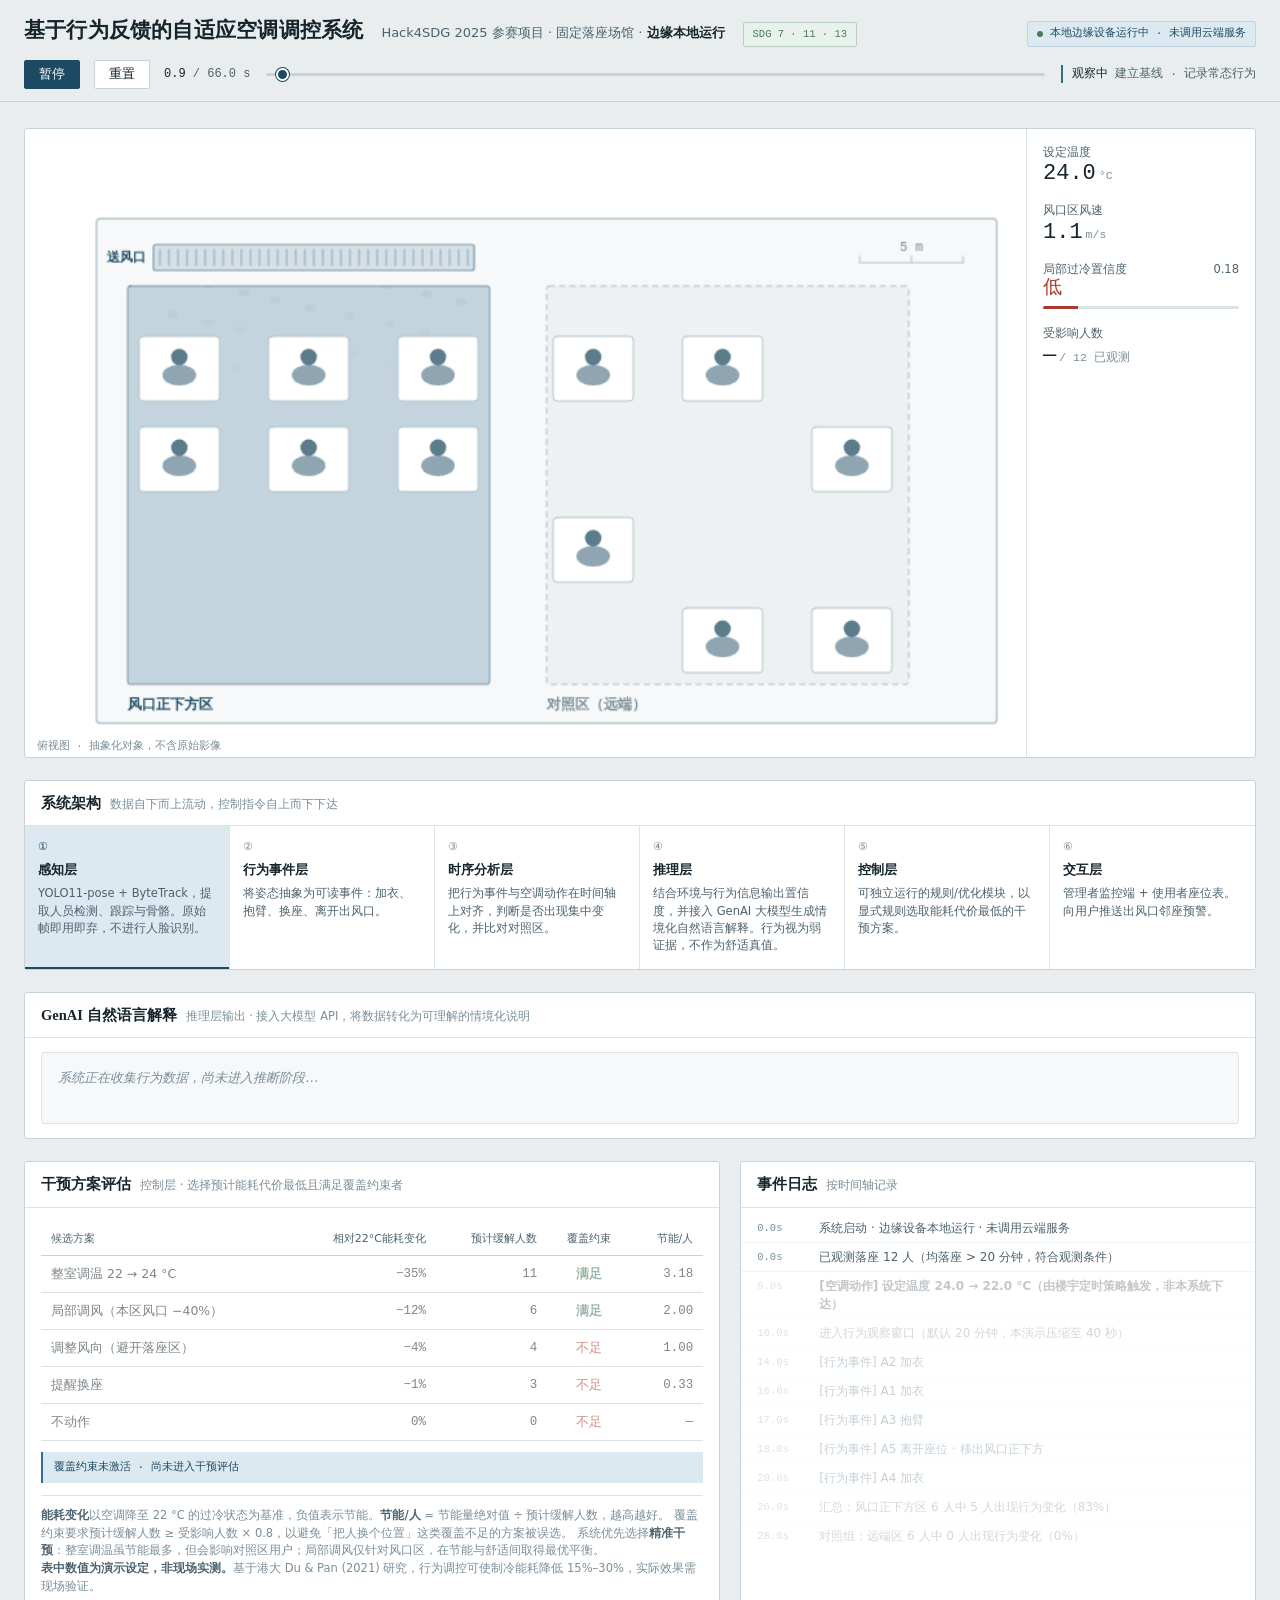
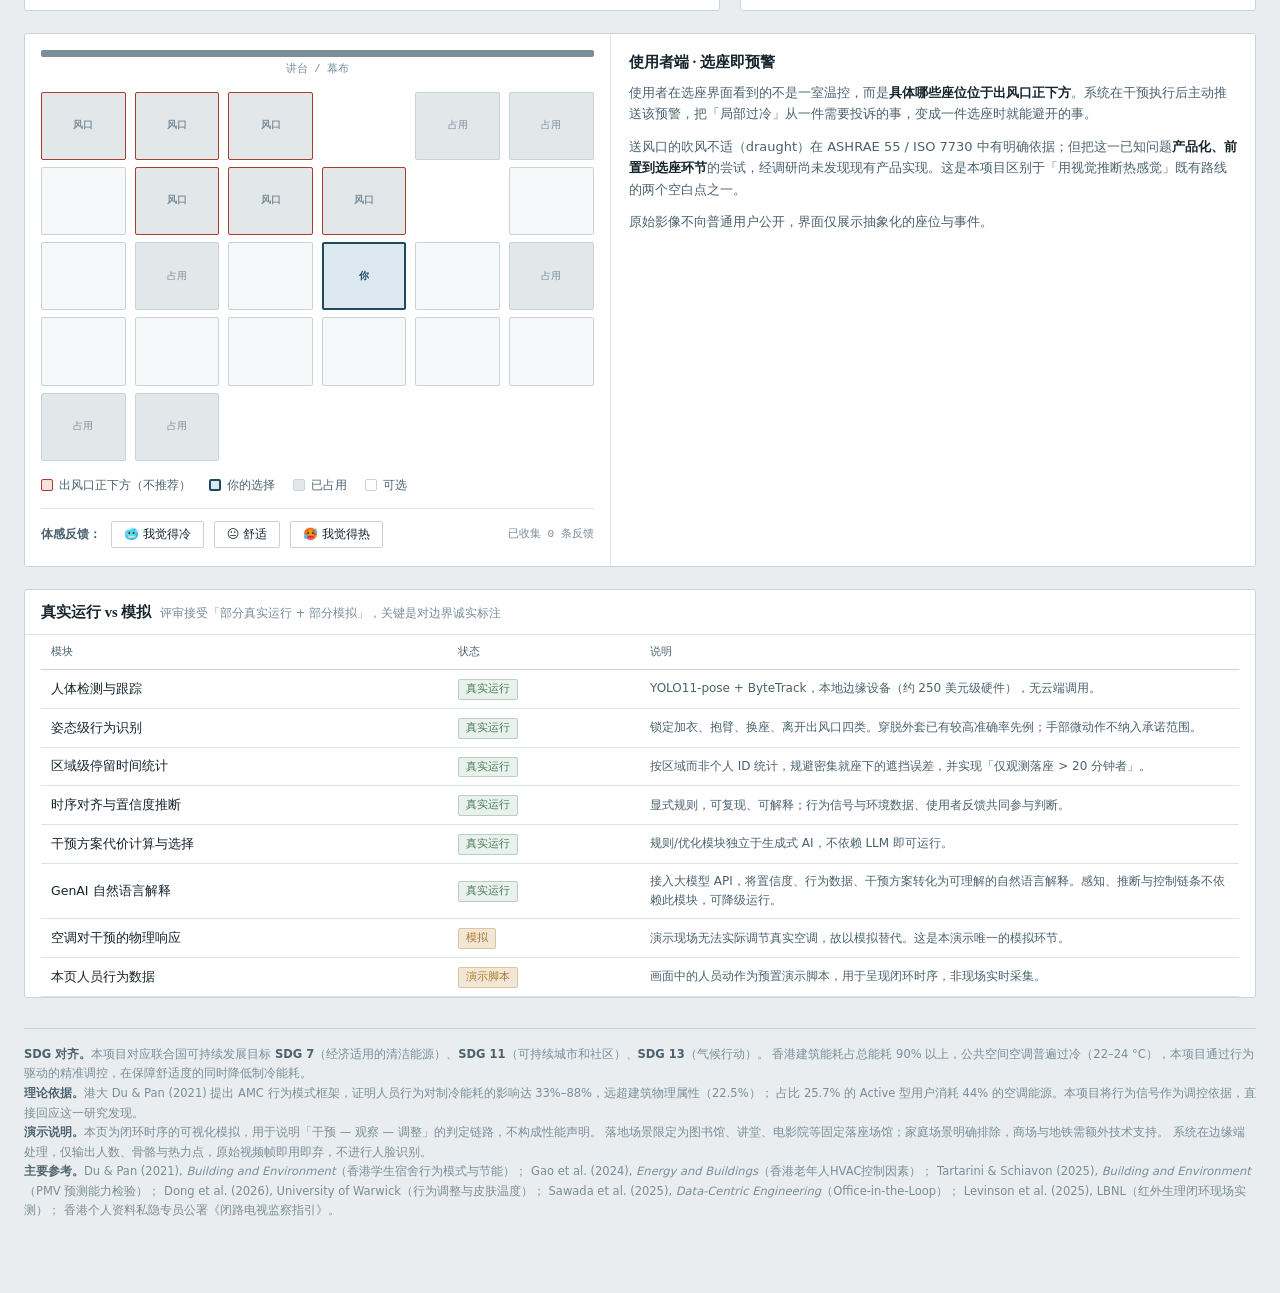
<file: HVAC_Demo_v1.html>
<!DOCTYPE html>
<html lang="zh-Hant">
<head>
<meta charset="utf-8">
<meta name="viewport" content="width=device-width, initial-scale=1">
<title>基于行为反馈的自适应空调调控系统 · 演示原型（Hack4SDG）</title>
<style>
:root{
  color-scheme: light;
  --paper:#E9EDEF;
  --panel:#F6F8F9;
  --panel-2:#FFFFFF;
  --ink:#16242C;
  --ink-2:#4C626E;
  --ink-3:#7A8E99;
  --rule:#C7D3D9;
  --rule-soft:#DCE4E8;
  --blue:#2E6E8E;
  --blue-deep:#1D4A63;
  --blue-wash:#DCE9F0;
  --amber:#B0762A;
  --amber-wash:#F2E7D6;
  --redline:#A83A2E;
  --redline-wash:#F4E2DE;
  --ok:#4A7A5C;
  --mono: ui-monospace, "SF Mono", "JetBrains Mono", Menlo, Consolas, "Liberation Mono", monospace;
  --sans: "PingFang SC", "Hiragino Sans GB", "Microsoft YaHei", system-ui, -apple-system, "Segoe UI", sans-serif;
  --serif: "Songti SC", "Source Han Serif SC", "Noto Serif CJK SC", Georgia, "Times New Roman", serif;
}
*{box-sizing:border-box}
html,body{margin:0;padding:0}
body{
  background:var(--paper);
  color:var(--ink);
  font-family:var(--sans);
  font-size:14px;
  line-height:1.6;
  -webkit-font-smoothing:antialiased;
}
.wrap{max-width:1280px;margin:0 auto;padding:0 24px 72px}

/* ---------- top bar ---------- */
.bar{
  position:sticky;top:0;z-index:20;
  background:rgba(233,237,239,.94);
  backdrop-filter:blur(8px);
  border-bottom:1px solid var(--rule);
  margin:0 -24px 26px;padding:14px 24px 12px;
}
.bar-top{display:flex;flex-wrap:wrap;align-items:baseline;gap:6px 18px}
.bar h1{
  font-family:var(--serif);
  font-size:21px;font-weight:600;letter-spacing:.01em;
  margin:0;
}
.bar .sub{color:var(--ink-2);font-size:13px}
.bar .sub b{font-weight:600;color:var(--ink)}
.badge{
  margin-left:auto;display:flex;align-items:center;gap:7px;
  font-family:var(--mono);font-size:11px;color:var(--blue-deep);
  background:var(--blue-wash);border:1px solid #BED4E0;
  border-radius:2px;padding:3px 9px;white-space:nowrap;
}
.dot{width:6px;height:6px;border-radius:50%;background:var(--ok);flex:none}
.bar-ctl{display:flex;flex-wrap:wrap;align-items:center;gap:14px;margin-top:12px}
button{
  font-family:var(--sans);font-size:12.5px;
  color:var(--ink);background:var(--panel-2);
  border:1px solid var(--rule);border-radius:2px;
  padding:5px 14px;cursor:pointer;
  transition:background .15s,border-color .15s;
}
button:hover{background:#EEF3F5;border-color:var(--ink-2)}
button:focus-visible{outline:2px solid var(--blue);outline-offset:1px}
button.primary{background:var(--blue-deep);border-color:var(--blue-deep);color:#fff}
button.primary:hover{background:#173B50;border-color:#173B50}
.clock{font-family:var(--mono);font-size:12px;color:var(--ink-2);min-width:74px}
.clock b{color:var(--ink);font-weight:500}
input[type=range]{
  -webkit-appearance:none;appearance:none;
  flex:1;min-width:160px;height:18px;background:transparent;cursor:pointer;
}
input[type=range]::-webkit-slider-runnable-track{height:3px;background:var(--rule);border-radius:2px}
input[type=range]::-webkit-slider-thumb{
  -webkit-appearance:none;width:13px;height:13px;border-radius:50%;
  background:var(--blue-deep);margin-top:-5px;border:2px solid var(--panel-2);
  box-shadow:0 0 0 1px var(--blue-deep);
}
input[type=range]::-moz-range-track{height:3px;background:var(--rule);border-radius:2px}
input[type=range]::-moz-range-thumb{
  width:11px;height:11px;border:2px solid var(--panel-2);border-radius:50%;
  background:var(--blue-deep);box-shadow:0 0 0 1px var(--blue-deep);
}
.phase{
  font-family:var(--mono);font-size:11.5px;color:var(--ink-2);
  border-left:2px solid var(--blue);padding-left:9px;
}
.phase b{color:var(--ink);font-weight:500}

/* ---------- generic panel ---------- */
.panel{
  background:var(--panel-2);
  border:1px solid var(--rule);
  border-radius:3px;
}
.panel > h2{
  font-family:var(--serif);
  font-size:14.5px;font-weight:600;
  margin:0;padding:11px 16px 10px;
  border-bottom:1px solid var(--rule-soft);
}
.panel > h2 small{
  font-family:var(--sans);font-size:11.5px;font-weight:400;
  color:var(--ink-3);margin-left:9px;
}
.panel .body{padding:14px 16px}

/* ---------- hero ---------- */
.hero{display:grid;grid-template-columns:minmax(0,1fr) 228px;gap:0}
.stage{position:relative;padding:12px 6px 8px 12px;border-right:1px solid var(--rule-soft)}
canvas{display:block;width:100%;height:auto;border-radius:2px}
.stage-note{
  position:absolute;left:12px;bottom:2px;
  font-family:var(--mono);font-size:10.5px;color:var(--ink-3);
}
.readout{padding:14px 16px;display:flex;flex-direction:column;gap:15px}
.metric .k{
  font-size:11.5px;color:var(--ink-2);
  display:flex;justify-content:space-between;align-items:baseline;gap:8px;
}
.metric .v{
  font-family:var(--mono);font-size:22px;line-height:1.15;
  color:var(--ink);font-weight:500;
  font-variant-numeric:tabular-nums;
}
.metric .v .u{font-size:11.5px;color:var(--ink-3);margin-left:3px;font-weight:400}
.metric .v.cool{color:var(--blue-deep)}
.metric .v.warm{color:var(--amber)}
.metric .v.alert{color:var(--redline)}
.track{height:3px;background:var(--rule-soft);border-radius:2px;margin-top:6px;overflow:hidden}
.track > i{display:block;height:100%;width:0;background:var(--blue);transition:width .12s linear}
.track.alert > i{background:var(--redline)}

/* ---------- pipeline ---------- */
.pipeline{margin-top:22px}
.layers{display:grid;grid-template-columns:repeat(6,1fr);gap:0;padding:0}
.layer{
  position:relative;padding:13px 13px 15px;
  border-right:1px solid var(--rule-soft);
  background:var(--panel-2);
  transition:background .25s,box-shadow .25s;
}
.layer:last-child{border-right:none}
.layer .n{
  font-family:var(--mono);font-size:10.5px;color:var(--ink-3);
  display:block;margin-bottom:5px;
}
.layer .t{font-size:13px;font-weight:600;display:block;margin-bottom:4px}
.layer .d{font-size:11.5px;color:var(--ink-2);line-height:1.5;display:block}
.layer::after{
  content:"";position:absolute;left:0;right:0;bottom:0;height:2px;
  background:transparent;transition:background .25s;
}
.layer.on{background:var(--blue-wash)}
.layer.on::after{background:var(--blue-deep)}
.layer.on .n{color:var(--blue-deep)}

/* ---------- two columns ---------- */
.cols{display:grid;grid-template-columns:minmax(0,1.35fr) minmax(0,1fr);gap:20px;margin-top:22px}

/* ---------- cost table ---------- */
table{width:100%;border-collapse:collapse;font-size:12.5px}
th,td{text-align:left;padding:8px 10px;border-bottom:1px solid var(--rule-soft)}
th{
  font-size:11px;font-weight:500;color:var(--ink-2);
  border-bottom:1px solid var(--rule);white-space:nowrap;
}
td.num{font-family:var(--mono);font-variant-numeric:tabular-nums;text-align:right}
tr.chosen td{background:var(--blue-wash);font-weight:600}
tr.chosen td:first-child{box-shadow:inset 3px 0 0 var(--blue-deep)}
tr.dim td{color:var(--ink-3)}
.yes{color:var(--ok);font-weight:600}
.no{color:var(--redline)}
.note{
  font-size:11.5px;color:var(--ink-3);line-height:1.55;
  margin:12px 0 0;padding-top:11px;border-top:1px solid var(--rule-soft);
}
.note b{color:var(--ink-2);font-weight:600}
.constraint{
  font-family:var(--mono);font-size:11px;color:var(--blue-deep);
  background:var(--blue-wash);border-left:2px solid var(--blue);
  padding:7px 11px;margin:11px 0 0;line-height:1.5;
}

/* ---------- log ---------- */
.log{max-height:340px;overflow-y:auto;padding:6px 0;position:relative}
.log ol{list-style:none;margin:0;padding:0}
.log li{
  display:grid;grid-template-columns:52px 1fr;gap:10px;
  padding:5px 16px;font-size:12px;line-height:1.5;
  border-bottom:1px solid #F0F4F5;
}
.log li .ts{font-family:var(--mono);font-size:10.5px;color:var(--ink-3);padding-top:2px}
.log li .tx{color:var(--ink-2)}
.log li.hvac .tx{color:var(--amber);font-weight:600}
.log li.act .tx{color:var(--blue-deep)}
.log li.ctl .tx{color:var(--ink);font-weight:600}
.log li.exec .tx{color:var(--ok);font-weight:600}
.log li.pending{opacity:.25}
.log-empty{padding:24px 16px;color:var(--ink-3);font-size:12.5px;text-align:center}

/* ---------- rider seat map ---------- */
.rider{margin-top:22px;display:grid;grid-template-columns:minmax(0,1fr) minmax(0,1.1fr);gap:0}
.rider-map{padding:16px 16px 18px;border-right:1px solid var(--rule-soft)}
.screen{
  height:7px;background:var(--ink-3);border-radius:2px;
  margin:0 0 4px;letter-spacing:.3em;
}
.screen-label{
  text-align:center;font-size:10.5px;color:var(--ink-3);
  font-family:var(--mono);margin-bottom:14px;
}
.seatgrid{display:grid;grid-template-columns:repeat(6,1fr);gap:7px 9px}
.seatgrid .sp{visibility:hidden}
.seatgrid .gapcol{visibility:hidden}
.s{
  position:relative;aspect-ratio:62/50;border:1px solid var(--rule);
  border-radius:2px;background:var(--panel);
  display:flex;align-items:center;justify-content:center;
  font-family:var(--mono);font-size:9.5px;color:var(--ink-3);
}
.s.vent{border-color:var(--redline);background:var(--redline-wash);color:var(--redline);font-weight:600}
.s.taken{background:#E2E7EA;color:var(--ink-3)}
.s.self{border:2px solid var(--blue-deep);background:var(--blue-wash);color:var(--blue-deep);font-weight:600}
.legend{
  display:flex;flex-wrap:wrap;gap:8px 18px;margin-top:15px;
  font-size:11.5px;color:var(--ink-2);
}
.legend span{display:flex;align-items:center;gap:6px}
.legend i{width:12px;height:12px;border:1px solid var(--rule);border-radius:2px;display:block;flex:none}
.legend i.v{border-color:var(--redline);background:var(--redline-wash)}
.legend i.t{background:#E2E7EA}
.legend i.s{border:2px solid var(--blue-deep);background:var(--blue-wash)}
.rider-copy{padding:16px 18px}
.rider-copy h3{
  font-family:var(--serif);font-size:15px;font-weight:600;margin:0 0 8px;
}
.rider-copy p{font-size:13px;color:var(--ink-2);margin:0 0 11px;line-height:1.65}
.rider-copy p:last-child{margin-bottom:0}
.rider-copy strong{color:var(--ink);font-weight:600}

/* ---------- truth table ---------- */
.truth{margin-top:22px}
.chip{
  display:inline-block;font-size:10.5px;font-family:var(--mono);
  padding:1px 7px;border-radius:2px;border:1px solid;white-space:nowrap;
}
.chip.real{color:var(--ok);border-color:#B7CFC0;background:#E9F1EC}
.chip.sim{color:var(--amber);border-color:#DCC49B;background:var(--amber-wash)}
.chip.opt{color:var(--ink-2);border-color:var(--rule);background:var(--panel)}
.truth td.desc{color:var(--ink-2);font-size:12px}

footer{
  margin-top:30px;padding-top:16px;border-top:1px solid var(--rule);
  font-size:11.5px;color:var(--ink-3);line-height:1.7;
}
footer b{color:var(--ink-2);font-weight:600}

/* ---------- genai explanation ---------- */
.genai{margin-top:22px}
.genai-output{
  min-height:72px;padding:14px 16px;
  background:var(--panel);border:1px solid var(--rule-soft);border-radius:3px;
  font-size:13px;line-height:1.75;color:var(--ink);
}
.genai-output .genai-placeholder{color:var(--ink-3);font-style:italic}
.genai-output .genai-label{
  display:inline-block;font-family:var(--mono);font-size:10px;
  color:var(--blue-deep);background:var(--blue-wash);border:1px solid #BED4E0;
  border-radius:2px;padding:1px 7px;margin-bottom:8px;
}
.genai-output p{margin:0}
.genai-output b{color:var(--blue-deep)}

/* ---------- user feedback ---------- */
.feedback{
  display:flex;flex-wrap:wrap;align-items:center;gap:8px 10px;
  margin-top:14px;padding-top:12px;border-top:1px solid var(--rule-soft);
}
.feedback .fb-label{font-size:12px;color:var(--ink-2);font-weight:600}
.fb-btn{
  font-size:12px;padding:4px 12px;border-radius:2px;cursor:pointer;
  border:1px solid var(--rule);background:var(--panel-2);color:var(--ink);
  transition:all .15s;font-family:var(--sans);
}
.fb-btn:hover{border-color:var(--blue-deep);background:var(--blue-wash)}
.fb-btn.active{background:var(--blue-deep);color:#fff;border-color:var(--blue-deep)}
.fb-count{font-family:var(--mono);font-size:11px;color:var(--ink-3);margin-left:auto}

/* ---------- sdg badge ---------- */
.sdg-badge{
  font-family:var(--mono);font-size:10.5px;color:var(--ok);
  background:#E9F1EC;border:1px solid #B7CFC0;border-radius:2px;
  padding:3px 9px;white-space:nowrap;
}

@media (max-width:1080px){
  .hero{grid-template-columns:minmax(0,1fr)}
  .stage{border-right:none;border-bottom:1px solid var(--rule-soft)}
  .readout{flex-direction:row;flex-wrap:wrap;gap:16px 28px}
  .metric{flex:1 1 130px}
  .layers{grid-template-columns:repeat(3,1fr)}
  .layer:nth-child(3){border-right:none}
  .layer{border-bottom:1px solid var(--rule-soft)}
  .cols{grid-template-columns:minmax(0,1fr)}
  .rider{grid-template-columns:minmax(0,1fr)}
  .rider-map{border-right:none;border-bottom:1px solid var(--rule-soft)}
}
@media (max-width:620px){
  .wrap{padding:0 14px 56px}
  .bar{margin:0 -14px 20px;padding:12px 14px 10px}
  .layers{grid-template-columns:repeat(2,1fr)}
  .layer:nth-child(3){border-right:1px solid var(--rule-soft)}
  .layer:nth-child(2n){border-right:none}
  .bar h1{font-size:18px}
  .badge{margin-left:0}
}
@media print{
  .bar{position:static}
  .bar-ctl{display:none}
  body{background:#fff}
}
</style>
</head>
<body>
<div class="wrap">

  <header class="bar">
    <div class="bar-top">
      <h1>基于行为反馈的自适应空调调控系统</h1>
      <span class="sub">Hack4SDG 2025 参赛项目 · 固定落座场馆 · <b>边缘本地运行</b></span>
      <span class="sdg-badge">SDG 7 · 11 · 13</span>
      <span class="badge"><span class="dot"></span>本地边缘设备运行中 · 未调用云端服务</span>
    </div>
    <div class="bar-ctl">
      <button id="play" class="primary">播放</button>
      <button id="reset">重置</button>
      <span class="clock"><b id="tsec">0.0</b> / 66.0 s</span>
      <input id="scrub" type="range" min="0" max="66" step="0.05" value="0" aria-label="演示时间轴">
      <span class="phase" id="phase"><b>观察中</b> 建立基线</span>
    </div>
  </header>

  <section class="panel hero">
    <div class="stage">
      <canvas id="room" width="760" height="470" role="img"
        aria-label="图书馆区域俯视图：出风口位于左侧座位上方，右侧为对照组区域。演示空调动作后人员的行为变化。"></canvas>
      <span class="stage-note">俯视图 · 抽象化对象，不含原始影像</span>
    </div>
    <div class="readout">
      <div class="metric">
        <div class="k"><span>设定温度</span></div>
        <div class="v" id="m-setpoint">24.0<span class="u">°C</span></div>
      </div>
      <div class="metric">
        <div class="k"><span>风口区风速</span></div>
        <div class="v cool" id="m-air">1.0<span class="u">m/s</span></div>
      </div>
      <div class="metric">
        <div class="k"><span>局部过冷置信度</span><span id="m-conf-n">0.18</span></div>
        <div class="v alert" id="m-conf" style="font-size:19px">低</div>
        <div class="track alert"><i id="m-conf-bar"></i></div>
      </div>
      <div class="metric">
        <div class="k"><span>受影响人数</span></div>
        <div class="v" id="m-affected">—<span class="u">/ 12 已观测</span></div>
      </div>
    </div>
  </section>

  <section class="panel pipeline">
    <h2>系统架构<small>数据自下而上流动，控制指令自上而下下达</small></h2>
    <div class="layers">
      <div class="layer" data-layer="0">
        <span class="n">①</span><span class="t">感知层</span>
        <span class="d">YOLO11-pose + ByteTrack，提取人员检测、跟踪与骨骼。原始帧即用即弃，不进行人脸识别。</span>
      </div>
      <div class="layer" data-layer="1">
        <span class="n">②</span><span class="t">行为事件层</span>
        <span class="d">将姿态抽象为可读事件：加衣、抱臂、换座、离开出风口。</span>
      </div>
      <div class="layer" data-layer="2">
        <span class="n">③</span><span class="t">时序分析层</span>
        <span class="d">把行为事件与空调动作在时间轴上对齐，判断是否出现集中变化，并比对对照区。</span>
      </div>
      <div class="layer" data-layer="3">
        <span class="n">④</span><span class="t">推理层</span>
        <span class="d">结合环境与行为信息输出置信度，并接入 GenAI 大模型生成情境化自然语言解释。行为视为弱证据，不作为舒适真值。</span>
      </div>
      <div class="layer" data-layer="4">
        <span class="n">⑤</span><span class="t">控制层</span>
        <span class="d">可独立运行的规则/优化模块，以显式规则选取能耗代价最低的干预方案。</span>
      </div>
      <div class="layer" data-layer="5">
        <span class="n">⑥</span><span class="t">交互层</span>
        <span class="d">管理者监控端 + 使用者座位表。向用户推送出风口邻座预警。</span>
      </div>
    </div>
  </section>

  <section class="panel genai">
    <h2>GenAI 自然语言解释<small>推理层输出 · 接入大模型 API，将数据转化为可理解的情境化说明</small></h2>
    <div class="body">
      <div class="genai-output" id="genai-output">
        <span class="genai-placeholder">系统正在收集行为数据，尚未进入推断阶段…</span>
      </div>
    </div>
  </section>

  <div class="cols">
    <section class="panel">
      <h2>干预方案评估<small>控制层 · 选择预计能耗代价最低且满足覆盖约束者</small></h2>
      <div class="body">
        <table>
          <thead>
            <tr>
              <th>候选方案</th>
              <th style="text-align:right">相对22°C能耗变化</th>
              <th style="text-align:right">预计缓解人数</th>
              <th style="text-align:center">覆盖约束</th>
              <th style="text-align:right">节能/人</th>
            </tr>
          </thead>
          <tbody id="cost-body">
            <tr data-cost="0"><td>整室调温 22 → 24 °C</td><td class="num">−35%</td><td class="num">11</td><td style="text-align:center" class="yes">满足</td><td class="num">3.18</td></tr>
            <tr data-cost="1"><td>局部调风（本区风口 −40%）</td><td class="num">−12%</td><td class="num">6</td><td style="text-align:center" class="yes">满足</td><td class="num">2.00</td></tr>
            <tr data-cost="2"><td>调整风向（避开落座区）</td><td class="num">−4%</td><td class="num">4</td><td style="text-align:center" class="no">不足</td><td class="num">1.00</td></tr>
            <tr data-cost="3"><td>提醒换座</td><td class="num">−1%</td><td class="num">3</td><td style="text-align:center" class="no">不足</td><td class="num">0.33</td></tr>
            <tr data-cost="4"><td>不动作</td><td class="num">0%</td><td class="num">0</td><td style="text-align:center" class="no">不足</td><td class="num">—</td></tr>
          </tbody>
        </table>
        <p class="constraint" id="constraint">覆盖约束未激活 · 尚未进入干预评估</p>
        <p class="note">
          <b>能耗变化</b>以空调降至 22 °C 的过冷状态为基准，负值表示节能。<b>节能/人</b> = 节能量绝对值 ÷ 预计缓解人数，越高越好。
          覆盖约束要求预计缓解人数 ≥ 受影响人数 × 0.8，以避免「把人换个位置」这类覆盖不足的方案被误选。
          系统优先选择<b>精准干预</b>：整室调温虽节能最多，但会影响对照区用户；局部调风仅针对风口区，在节能与舒适间取得最优平衡。<br>
          <b>表中数值为演示设定，非现场实测。</b>基于港大 Du &amp; Pan (2021) 研究，行为调控可使制冷能耗降低 15%–30%，实际效果需现场验证。
        </p>
      </div>
    </section>

    <section class="panel">
      <h2>事件日志<small>按时间轴记录</small></h2>
      <div class="log" id="log"><div class="log-empty">尚未开始。按「播放」查看完整闭环。</div></div>
    </section>
  </div>

  <section class="panel rider">
    <div class="rider-map">
      <div class="screen"></div>
      <div class="screen-label">讲台 / 幕布</div>
      <div class="seatgrid" id="seatgrid"></div>
      <div class="legend">
        <span><i class="v"></i>出风口正下方（不推荐）</span>
        <span><i class="s"></i>你的选择</span>
        <span><i class="t"></i>已占用</span>
        <span><i></i>可选</span>
      </div>
      <div class="feedback">
        <span class="fb-label">体感反馈：</span>
        <button class="fb-btn" data-fb="cold">🥶 我觉得冷</button>
        <button class="fb-btn" data-fb="ok">😐 舒适</button>
        <button class="fb-btn" data-fb="hot">🥵 我觉得热</button>
        <span class="fb-count" id="fb-count">已收集 0 条反馈</span>
      </div>
    </div>
    <div class="rider-copy">
      <h3>使用者端 · 选座即预警</h3>
      <p>使用者在选座界面看到的不是一室温控，而是<strong>具体哪些座位位于出风口正下方</strong>。系统在干预执行后主动推送该预警，把「局部过冷」从一件需要投诉的事，变成一件选座时就能避开的事。</p>
      <p>送风口的吹风不适（draught）在 ASHRAE 55 / ISO 7730 中有明确依据；但把这一已知问题<strong>产品化、前置到选座环节</strong>的尝试，经调研尚未发现现有产品实现。这是本项目区别于「用视觉推断热感觉」既有路线的两个空白点之一。</p>
      <p>原始影像不向普通用户公开，界面仅展示抽象化的座位与事件。</p>
    </div>
  </section>

  <section class="panel truth">
    <h2>真实运行 vs 模拟<small>评审接受「部分真实运行 + 部分模拟」，关键是对边界诚实标注</small></h2>
    <div class="body" style="padding-top:0;padding-bottom:0">
      <table>
        <thead>
          <tr><th style="width:34%">模块</th><th style="width:16%">状态</th><th>说明</th></tr>
        </thead>
        <tbody>
          <tr><td>人体检测与跟踪</td><td><span class="chip real">真实运行</span></td><td class="desc">YOLO11-pose + ByteTrack，本地边缘设备（约 250 美元级硬件），无云端调用。</td></tr>
          <tr><td>姿态级行为识别</td><td><span class="chip real">真实运行</span></td><td class="desc">锁定加衣、抱臂、换座、离开出风口四类。穿脱外套已有较高准确率先例；手部微动作不纳入承诺范围。</td></tr>
          <tr><td>区域级停留时间统计</td><td><span class="chip real">真实运行</span></td><td class="desc">按区域而非个人 ID 统计，规避密集就座下的遮挡误差，并实现「仅观测落座 &gt; 20 分钟者」。</td></tr>
          <tr><td>时序对齐与置信度推断</td><td><span class="chip real">真实运行</span></td><td class="desc">显式规则，可复现、可解释；行为信号与环境数据、使用者反馈共同参与判断。</td></tr>
          <tr><td>干预方案代价计算与选择</td><td><span class="chip real">真实运行</span></td><td class="desc">规则/优化模块独立于生成式 AI，不依赖 LLM 即可运行。</td></tr>
          <tr><td>GenAI 自然语言解释</td><td><span class="chip real">真实运行</span></td><td class="desc">接入大模型 API，将置信度、行为数据、干预方案转化为可理解的自然语言解释。感知、推断与控制链条不依赖此模块，可降级运行。</td></tr>
          <tr><td>空调对干预的物理响应</td><td><span class="chip sim">模拟</span></td><td class="desc">演示现场无法实际调节真实空调，故以模拟替代。这是本演示唯一的模拟环节。</td></tr>
          <tr><td>本页人员行为数据</td><td><span class="chip sim">演示脚本</span></td><td class="desc">画面中的人员动作为预置演示脚本，用于呈现闭环时序，非现场实时采集。</td></tr>
        </tbody>
      </table>
    </div>
  </section>

  <footer>
    <b>SDG 对齐。</b>本项目对应联合国可持续发展目标 <b>SDG 7</b>（经济适用的清洁能源）、<b>SDG 11</b>（可持续城市和社区）、<b>SDG 13</b>（气候行动）。
    香港建筑能耗占总能耗 90% 以上，公共空间空调普遍过冷（22–24 °C），本项目通过行为驱动的精准调控，在保障舒适度的同时降低制冷能耗。<br>
    <b>理论依据。</b>港大 Du &amp; Pan (2021) 提出 AMC 行为模式框架，证明人员行为对制冷能耗的影响达 33%–88%，远超建筑物理属性（22.5%）；
    占比 25.7% 的 Active 型用户消耗 44% 的空调能源。本项目将行为信号作为调控依据，直接回应这一研究发现。<br>
    <b>演示说明。</b>本页为闭环时序的可视化模拟，用于说明「干预 — 观察 — 调整」的判定链路，不构成性能声明。
    落地场景限定为图书馆、讲堂、电影院等固定落座场馆；家庭场景明确排除，商场与地铁需额外技术支持。
    系统在边缘端处理，仅输出人数、骨骼与热力点，原始视频帧即用即弃，不进行人脸识别。<br>
    <b>主要参考。</b>Du &amp; Pan (2021), <i>Building and Environment</i>（香港学生宿舍行为模式与节能）；
    Gao et al. (2024), <i>Energy and Buildings</i>（香港老年人HVAC控制因素）；
    Tartarini &amp; Schiavon (2025), <i>Building and Environment</i>（PMV 预测能力检验）；
    Dong et al. (2026), University of Warwick（行为调整与皮肤温度）；
    Sawada et al. (2025), <i>Data-Centric Engineering</i>（Office-in-the-Loop）；
    Levinson et al. (2025), LBNL（红外生理闭环现场实测）；
    香港个人资料私隐专员公署《闭路电视监察指引》。
  </footer>

</div>
<script>
/* ============================================================
   演示脚本 —— 渲染是时间的纯函数，因此时间轴可自由拖动
   ============================================================ */
(function(){
'use strict';

var DUR = 66;

/* ---- 场馆几何 ---- */
var ROOM = {x:46, y:60, w:696, h:390};
var COLX = [110, 210, 310, 430, 530, 630];
var ROWY = [176, 246, 316, 386];
var SEAT_W = 62, SEAT_H = 50;
var VENT  = {x:90, y:80, w:248, h:20};
var ZONE_A = {x:70, y:112, w:280, h:308, label:'风口正下方区'};
var ZONE_B = {x:394, y:112, w:280, h:308, label:'对照区（远端）'};

/* 风口正下方 = 第 0–1 排 × 第 0–2 列 */
function isVentSeat(c, r){ return c <= 2 && r <= 1; }

/* ---- 人员与行为事件 ---- */
var PEOPLE = [
  {id:'A1', c:0, r:0, acts:[['coat',14]]},
  {id:'A2', c:1, r:0, acts:[['coat',16]]},
  {id:'A3', c:2, r:0, acts:[['arms',17],['release',56]]},
  {id:'A4', c:0, r:1, acts:[['coat',20]]},
  {id:'A5', c:1, r:1, acts:[['leave',18],['back',58]], movesTo:{c:1,r:3}},
  {id:'A6', c:2, r:1, acts:[]},
  {id:'B1', c:3, r:0, acts:[]},
  {id:'B2', c:4, r:0, acts:[]},
  {id:'B3', c:5, r:1, acts:[]},
  {id:'B4', c:3, r:2, acts:[]},
  {id:'B5', c:4, r:3, acts:[]},
  {id:'B6', c:5, r:3, acts:[]}
];

/* ---- 时间节点 ---- */
var T = {
  hvac:8, obsOpen:12, align:30, infer:34, evalOpen:38,
  constraint:40, decide:42, exec:46, push:48, done:62
};

var SCRIPT = [
  [0,   'sys',  '系统启动 · 边缘设备本地运行 · 未调用云端服务'],
  [0,   'sys',  '已观测落座 12 人（均落座 &gt; 20 分钟，符合观测条件）'],
  [T.hvac,  'ctl',  '[空调动作] 设定温度 24.0 → 22.0 °C（由楼宇定时策略触发，非本系统下达）'],
  [10,  'sys',  '进入行为观察窗口（默认 20 分钟，本演示压缩至 40 秒）'],
  [14,  'act',  '[行为事件] A2 加衣'],
  [16,  'act',  '[行为事件] A1 加衣'],
  [17,  'act',  '[行为事件] A3 抱臂'],
  [18,  'act',  '[行为事件] A5 离开座位 · 移出风口正下方'],
  [20,  'act',  '[行为事件] A4 加衣'],
  [26,  'sys',  '汇总：风口正下方区 6 人中 5 人出现行为变化（83%）'],
  [28,  'sys',  '对照组：远端区 6 人中 0 人出现行为变化（0%）'],
  [29,  'sys',  'AMC行为模式分析：风口区Active型用户占比偏高，对温度变化更敏感（Du & Pan, 2021）'],
  [T.align, 'ctl', '[时序分析] 行为变化集中于空调动作后 6–12 s · 集中度显著'],
  [T.infer, 'ctl', '[推断] 局部过冷置信度 0.81 · 受影响人数 6 ≥ 阈值 3'],
  [T.infer+1, 'ctl', '[GenAI] 大模型生成解释：风口区5/6人在空调降温后出现冷行为，对照组0/6无变化，推断局部过冷'],
  [T.evalOpen, 'ctl', '[控制] 进入干预评估 · 候选方案 5 个'],
  [T.constraint, 'ctl', '[控制] 覆盖约束：预计缓解人数须 ≥ 5（受影响人数 6 × 0.8）'],
  [T.decide, 'ctl', '[控制] 选中「局部调风」：相对节能 −12%，缓解 6 人，精准干预不影响对照区'],
  [T.exec, 'exec', '[执行] 风口区送风量 −40% · 设定温度维持 22.0 °C 不变'],
  [T.push, 'exec', '[交互] 已向使用者端推送「出风口邻座」预警'],
  [56,  'act',  '[行为事件] A3 松开抱臂'],
  [58,  'act',  '[行为事件] A5 返回座位'],
  [T.done, 'exec', '[闭环] 置信度回落至 0.24 · 观察持续，等待下一次空调动作']
];

/* 置信度关键帧（线性插值） */
var CONF = [[0,0.18],[8,0.19],[12,0.22],[20,0.46],[30,0.62],[34,0.81],[38,0.81],[46,0.79],[54,0.41],[64,0.24],[99,0.24]];
/* 风口区风速关键帧 */
var AIR  = [[0,1.0],[8,1.6],[44,1.6],[50,0.9],[99,0.9]];

function lerpFrames(frames, t){
  if(t <= frames[0][0]) return frames[0][1];
  for(var i=0;i<frames.length-1;i++){
    var a=frames[i], b=frames[i+1];
    if(t>=a[0] && t<=b[0]){
      var k = (b[0]===a[0]) ? 0 : (t-a[0])/(b[0]-a[0]);
      return a[1] + (b[1]-a[1])*k;
    }
  }
  return frames[frames.length-1][1];
}
function smoothstep(t, a, b){
  if(t<=a) return 0; if(t>=b) return 1;
  var k=(t-a)/(b-a); return k*k*(3-2*k);
}

function personState(p, t){
  var st = {present:true, coat:false, arms:false, moved:false};
  for(var i=0;i<p.acts.length;i++){
    var a = p.acts[i], type=a[0], at=a[1];
    if(type==='coat'  && t>=at) st.coat = true;
    if(type==='arms'  && t>=at) st.arms = true;
    if(type==='release' && t>=at) st.arms = false;
    if(type==='leave' && t>=at) st.present = false;
    if(type==='back'  && t>=at) st.present = true;
  }
  // A5 的离开与返回按平滑过渡处理，便于绘制
  if(p.movesTo){
    var leave = null, back = null;
    p.acts.forEach(function(a){ if(a[0]==='leave') leave=a[1]; if(a[0]==='back') back=a[1]; });
    st.moved = (leave!==null && t>=leave) && !(back!==null && t>=back);
    st.present = !st.moved;
  }
  return st;
}

/* ============================================================
   绘制
   ============================================================ */
var cv = document.getElementById('room');
var cx = cv.getContext('2d');
var W = 760, H = 470;

function setupCanvas(){
  var dpr = Math.max(1, Math.min(2.5, window.devicePixelRatio||1));
  var cssW = cv.parentElement.clientWidth - 18;
  var cssH = cssW * H / W;
  cv.width  = Math.round(W*dpr);
  cv.height = Math.round(H*dpr);
  cv.style.width  = cssW+'px';
  cv.style.height = cssH+'px';
  cx.setTransform(dpr,0,0,dpr,0,0);
}

function seatRect(c, r){
  return {x:COLX[c]-SEAT_W/2, y:ROWY[r]-SEAT_H/2, w:SEAT_W, h:SEAT_H};
}
function rectPath(o, rad){
  rad = rad||0;
  cx.beginPath();
  if(rad <= 0){ cx.rect(o.x, o.y, o.w, o.h); return; }
  cx.moveTo(o.x+rad, o.y);
  cx.arcTo(o.x+o.w, o.y,     o.x+o.w, o.y+o.h, rad);
  cx.arcTo(o.x+o.w, o.y+o.h, o.x,     o.y+o.h, rad);
  cx.arcTo(o.x,     o.y+o.h, o.x,     o.y,     rad);
  cx.arcTo(o.x,     o.y,     o.x+o.w, o.y,     rad);
  cx.closePath();
}

function drawRoom(t, conf){
  cx.clearRect(0,0,W,H);
  cx.lineJoin = 'round'; cx.lineCap = 'round';

  /* 房间底 */
  rectPath(ROOM, 3);
  cx.fillStyle = '#F6F8F9'; cx.fill();
  cx.strokeStyle = '#B9C7CE'; cx.lineWidth = 1.5; cx.stroke();

  /* 分区 */
  drawZone(ZONE_A, true, t);
  drawZone(ZONE_B, false, t);

  /* 出风口 */
  drawVents(t);

  /* 座位与人员 */
  for(var i=0;i<PEOPLE.length;i++) drawPerson(PEOPLE[i], t, conf);

  /* 红铅笔批注 */
  drawAnnotations(t);

  /* 图例 */
  drawScale();
}

function drawZone(z, isVent, t){
  rectPath(z, 2);
  var intensity = isVent ? (0.25 + 0.55*lerpFrames([[0,0],[8,0.15],[12,0.25],[34,0.9],[46,0.9],[54,0.3],[99,0.15]], t)) : 0.12;
  cx.fillStyle = isVent ? 'rgba(46,110,142,'+intensity.toFixed(3)+')' : 'rgba(122,142,153,0.07)';
  cx.fill();
  cx.strokeStyle = isVent ? 'rgba(29,74,99,0.45)' : 'rgba(122,142,153,0.5)';
  cx.lineWidth = 1;
  if(!isVent) cx.setLineDash([4,4]);
  cx.stroke();
  cx.setLineDash([]);

  cx.font = '600 10.5px ui-monospace, Menlo, monospace';
  cx.fillStyle = isVent ? '#1D4A63' : '#7A8E99';
  cx.textAlign = 'left'; cx.textBaseline = 'top';
  cx.fillText(z.label, z.x, z.y + z.h + 11);
}

function drawVents(t){
  /* 风口气流强度 */
  var air = lerpFrames(AIR, t);
  var strength = Math.max(0, Math.min(1, (air-0.85)/0.85));
  var phase = (t*1.6) % 1;

  /* 出风口本体 */
  rectPath(VENT, 2);
  cx.fillStyle = '#D5DFE5'; cx.fill();
  cx.strokeStyle = '#7FA0B0'; cx.lineWidth = 1.2; cx.stroke();
  for(var x=VENT.x+5; x<VENT.x+VENT.w-4; x+=7){
    cx.beginPath(); cx.moveTo(x, VENT.y+4); cx.lineTo(x, VENT.y+VENT.h-4);
    cx.strokeStyle='#8FAEBC'; cx.lineWidth=1; cx.stroke();
  }
  cx.font='600 10px ui-monospace, Menlo, monospace';
  cx.fillStyle='#1D4A63'; cx.textAlign='right'; cx.textBaseline='middle';
  cx.fillText('送风口', VENT.x-6, VENT.y+VENT.h/2);

  /* 气流流线 */
  cx.save();
  cx.beginPath(); rectPath(ZONE_A,0); cx.clip();
  for(var i=0;i<9;i++){
    var x0 = VENT.x + 12 + i*(VENT.w-24)/8;
    var len = 70 + strength*70;
    for(var s=0;s<3;s++){
      var off = ((phase + s/3 + i*0.07) % 1);
      var y0 = VENT.y+VENT.h + off*len;
      var r = 2 + strength*3.2;
      var alpha = strength * (1-off) * 0.30;
      if(alpha<=0.01) continue;
      cx.beginPath();
      cx.ellipse(x0 + Math.sin(off*3+i)*3, y0, r*1.5, r, 0, 0, Math.PI*2);
      cx.fillStyle = 'rgba(46,110,142,'+alpha.toFixed(3)+')';
      cx.fill();
    }
  }
  cx.restore();
}

function drawPerson(p, t, conf){
  var st = personState(p, t);
  var sr = seatRect(p.c, p.r);
  var id = p.id;
  var cxx = COLX[p.c], cyy = ROWY[p.r];

  /* 椅子 */
  rectPath(sr, 3);
  cx.fillStyle = st.present ? '#FFFFFF' : 'rgba(255,255,255,0.45)';
  cx.fill();
  cx.strokeStyle = st.present ? '#B9C7CE' : '#D5DFE5';
  cx.lineWidth = 1;
  if(!st.present) cx.setLineDash([3,3]);
  cx.stroke(); cx.setLineDash([]);

  if(!st.present && !st.moved){
    /* 空座 */
    return;
  }

  if(st.moved){
    /* 离开：留虚线残影 + 位移箭头 */
    cx.font='600 10px ui-monospace, Menlo, monospace';
    cx.fillStyle='#A83A2E'; cx.textAlign='center'; cx.textBaseline='middle';
    cx.fillText('离开', cxx, cyy);
    var to = seatRect(p.movesTo.c, p.movesTo.r);
    var tx = to.x + to.w/2, ty = to.y + to.h/2;
    var k = smoothstep(t, 18, 22);
    var ax = cxx + (tx-cxx)*k, ay = cyy + (ty-cyy)*k;
    if(k < 1){
      cx.beginPath();
      cx.moveTo(cxx, cyy+SEAT_H/2-4);
      cx.lineTo(ax, ay - SEAT_H/2 + 2);
      cx.strokeStyle='rgba(168,58,46,0.5)'; cx.lineWidth=1.2;
      cx.setLineDash([3,3]); cx.stroke(); cx.setLineDash([]);
    }
    /* 落座新位置 */
    drawOccupant(ax, ay, p, st, conf, t, true);
    return;
  }

  drawOccupant(cxx, cyy, p, st, conf, t, false);
}

function drawOccupant(x, y, p, st, conf, t, ghost){
  /* 上身（肩部） */
  var shoulderW = st.coat ? 34 : 26;
  var shoulderH = st.coat ? 21 : 16;
  cx.beginPath();
  cx.ellipse(x, y+5, shoulderW/2, shoulderH/2, 0, 0, Math.PI*2);
  cx.fillStyle = st.coat ? '#3A5C70' : '#8FA6B2';
  cx.globalAlpha = ghost ? 0.85 : 1;
  cx.fill();
  cx.globalAlpha = 1;
  if(st.coat){
    cx.strokeStyle = '#1D4A63'; cx.lineWidth = 1.4; cx.stroke();
  }

  /* 头 */
  cx.beginPath();
  cx.arc(x, y-9, 6.4, 0, Math.PI*2);
  cx.fillStyle = '#5C7C8C'; cx.fill();

  /* 抱臂：两条前臂交叉线 */
  if(st.arms){
    cx.strokeStyle = '#1D4A63'; cx.lineWidth = 1.8;
    cx.beginPath(); cx.moveTo(x-9, y+2); cx.lineTo(x+9, y+9); cx.stroke();
    cx.beginPath(); cx.moveTo(x+9, y+2); cx.lineTo(x-9, y+9); cx.stroke();
  }

  /* 行为徽标 */
  if(st.coat){
    badge(x, y-24, '加衣', '#A83A2E');
  } else if(st.arms){
    badge(x, y-24, '抱臂', '#A83A2E');
  }
}

function badge(x, y, text, color){
  cx.font = '600 10px ui-monospace, Menlo, monospace';
  var w = cx.measureText(text).width + 12;
  rectPath({x:x-w/2, y:y-11, w:w, h:15}, 2);
  cx.fillStyle = '#FFFFFF'; cx.fill();
  cx.strokeStyle = color; cx.lineWidth = 1; cx.stroke();
  cx.fillStyle = color; cx.textAlign='center'; cx.textBaseline='middle';
  cx.fillText(text, x, y-3.2);
}

/* 标注底板：压住气流粒子与座位底纹，保证可读 */
function plate(text, x, y, color){
  cx.font = '600 11px ui-monospace, Menlo, monospace';
  var w = cx.measureText(text).width + 12;
  rectPath({x:x, y:y-2, w:w, h:16}, 2);
  cx.fillStyle = '#FFFFFF'; cx.fill();
  cx.strokeStyle = color; cx.lineWidth = 1; cx.stroke();
  cx.fillStyle = color; cx.textAlign='left'; cx.textBaseline='middle';
  cx.fillText(text, x+6, y+6);
}

/* 红铅笔批注：只在观察窗口与推断阶段出现 */
function drawAnnotations(t){
  var a1 = smoothstep(t, 15.5, 18) * (1-smoothstep(t, 50, 55));
  var a2 = smoothstep(t, 28, 32) * (1-smoothstep(t, 50, 55));
  if(a1 > 0.02){
    cx.save(); cx.globalAlpha = a1 * 0.9;
    cx.strokeStyle = '#A83A2E'; cx.lineWidth = 1.4;
    cx.setLineDash([5,4]);
    rectPath({x:ZONE_A.x+6, y:ZONE_A.y+6, w:ZONE_A.w-12, h:ZONE_A.h-12}, 2);
    cx.stroke(); cx.setLineDash([]);
    plate('同一批人 · 空调动作之后 · 同向变化', ZONE_A.x+2, ZONE_A.y+10, '#A83A2E');
    cx.restore();
  }
  if(a2 > 0.02){
    cx.save(); cx.globalAlpha = a2 * 0.9;
    plate('对照组：无变化 → 排除「换季 / 习惯」等混杂因素', ZONE_B.x+2, ZONE_B.y+10, '#5C7380');
    cx.restore();
  }
}

function drawScale(){
  /* 比例尺，强化制图语汇 */
  var x = 636, y = 94;
  cx.strokeStyle='#B9C7CE'; cx.lineWidth=1;
  cx.beginPath(); cx.moveTo(x,y); cx.lineTo(x+80,y); cx.stroke();
  [0,40,80].forEach(function(d){
    cx.beginPath(); cx.moveTo(x+d,y); cx.lineTo(x+d,y-5); cx.stroke();
  });
  cx.font='10px ui-monospace, Menlo, monospace';
  cx.fillStyle='#7A8E99'; cx.textAlign='center'; cx.textBaseline='bottom';
  cx.fillText('5 m', x+40, y-7);
}


/* ---- GenAI 自然语言解释（按时间轴切换） ---- */
function genaiText(t){
  if(t < T.infer) return null;
  if(t < T.evalOpen) return '<p><b>情境分析：</b>系统检测到风口正下方区 6 人中 5 人在空调降温后出现加衣、抱臂、换座行为，而远端对照组 6 人中 0 人出现变化。行为变化集中于空调动作后 6–12 秒，时序集中度显著。结合 AMC 行为模式框架，风口区 Active 型用户占比偏高，对温度变化更为敏感。综合判断局部过冷置信度 <b>0.81</b>。</p>';
  if(t < T.exec) return '<p><b>干预建议：</b>系统评估 5 个候选方案。整室调温 22→24°C 虽节能最多（−35%），但会影响对照区已舒适的用户；调整风向与提醒换座因覆盖不足被排除。<b>推荐「局部调风 −40%」</b>：仅针对风口区精准干预，预计节能 12%，缓解 6 人，不影响对照区舒适度。</p>';
  if(t < T.done) return '<p><b>干预执行中：</b>已执行风口区送风量 −40%，设定温度维持 22°C 不变。干预后观测到 A3 松开抱臂、A5 返回座位，行为信号逐步减弱，置信度从 0.81 回落至 0.41。干预有效，系统持续观察后续行为变化。</p>';
  return '<p><b>闭环完成：</b>本次干预通过精准调控实现节能约 12%，同时保障了对照区 6 名用户的舒适度不受影响。置信度已回落至 0.24，系统恢复观察状态，等待下一次空调动作触发。本案例验证了「行为驱动 + 精准干预」相比「整室统一调温」的优势。</p>';
}

/* ============================================================
   界面更新
   ============================================================ */
var elLog = document.getElementById('log');
var elPhase = document.getElementById('phase');
var rows = document.querySelectorAll('#cost-body tr');
var layerEls = document.querySelectorAll('.layer');

var phases = [
  [0,  '观察中',      '建立基线 · 记录常态行为'],
  [8,  '空调动作',    '楼宇定时策略将设定温度下调至 22 °C'],
  [12, '行为观察',    '将行为事件与空调动作在时间轴上对齐'],
  [30, '时序对齐',    '与对照区比对，排除混杂因素'],
  [34, '推断',        '局部过冷置信度 0.81 · 受影响 6 人'],
  [38, '干预评估',    '计算候选方案的能耗代价与缓解覆盖'],
  [46, '干预执行',    '风口区送风量 −40% · 设定温度不变'],
  [62, '闭环完成',    '置信度回落 · 观察持续']
];

var logsBuilt = false;
function buildLog(){
  var html = '<ol>';
  SCRIPT.forEach(function(e){
    var cls = e[1]==='act' ? 'act' : e[1]==='ctl' ? 'ctl' : e[1]==='exec' ? 'exec' : e[1]==='hvac' ? 'hvac' : '';
    html += '<li class="'+cls+'" data-t="'+e[0]+'"><span class="ts">'+e[0].toFixed(1)+'s</span><span class="tx">'+e[2]+'</span></li>';
  });
  html += '</ol>';
  elLog.innerHTML = html;
  logsBuilt = true;
}

function updateUI(t){
  var conf = lerpFrames(CONF, t);
  var air  = lerpFrames(AIR, t);
  var setp = t >= T.hvac ? 22.0 : 24.0;

  /* 指标 */
  setText('m-setpoint', setp.toFixed(1), '°C');
  var airEl = document.getElementById('m-air');
  airEl.innerHTML = air.toFixed(1)+'<span class="u">m/s</span>';
  airEl.className = 'v ' + (air > 1.3 ? 'cool' : '');

  var confEl = document.getElementById('m-conf');
  confEl.innerHTML = conf >= 0.7 ? '高' : conf >= 0.4 ? '中' : '低';
  document.getElementById('m-conf-n').textContent = conf.toFixed(2);
  var bar = document.getElementById('m-conf-bar');
  bar.style.width = (conf*100).toFixed(0)+'%';

  var aff = document.getElementById('m-affected');
  if(t >= T.infer){ aff.innerHTML = '6<span class="u">/ 12 已观测</span>'; }
  else if(t >= 26){ aff.innerHTML = '5<span class="u">/ 12 已观测</span>'; }
  else { aff.innerHTML = '—<span class="u">/ 12 已观测</span>'; }

  /* 阶段 */
  var ph = phases[0];
  for(var i=0;i<phases.length;i++) if(t >= phases[i][0]) ph = phases[i];
  elPhase.innerHTML = '<b>'+ph[1]+'</b> '+ph[2];

  /* GenAI 解释 */
  var gt = genaiText(t);
  var gEl = document.getElementById('genai-output');
  if(gt){ gEl.innerHTML = '<span class="genai-label">GenAI 解释 · 大模型生成</span>'+gt; }
  else { gEl.innerHTML = '<span class="genai-placeholder">系统正在收集行为数据，尚未进入推断阶段…</span>'; }

  /* 架构层高亮 */
  var active = [];
  if(t < T.obsOpen) active = [0];
  else if(t < T.align) active = [0,1];
  else if(t < T.infer) active = [2];
  else if(t < T.evalOpen) active = [3];
  else if(t < T.exec) active = [4];
  else active = [5,0];
  for(var j=0;j<layerEls.length;j++){
    layerEls[j].classList.toggle('on', active.indexOf(j) >= 0);
  }

  /* 干预表 */
  var evaluating = t >= T.evalOpen;
  var decided = t >= T.decide;
  var constraintOn = t >= T.constraint;
  var cEl = document.getElementById('constraint');
  if(!evaluating){
    cEl.textContent = '覆盖约束未激活 · 尚未进入干预评估';
  } else if(!constraintOn){
    cEl.textContent = '受影响人数 6 → 覆盖约束：预计缓解人数须 ≥ 5';
  } else {
    cEl.textContent = '约束已应用 · 排除「调整风向」(4 人) 与「提醒换座」(3 人) · 选中「局部调风」';
  }
  for(var k=0;k<rows.length;k++){
    var row = rows[k], idx = +row.getAttribute('data-cost');
    row.classList.remove('chosen','dim');
    if(!constraintOn){
      row.style.opacity = evaluating ? '1' : '.55';
      continue;
    }
    row.style.opacity = '1';
    if(idx === 2 || idx === 3 || idx === 4) row.classList.add('dim');
    if(idx === 1 && decided) row.classList.add('chosen');
  }

  /* 日志 */
  if(!logsBuilt) buildLog();
  var items = elLog.querySelectorAll('li');
  for(var m=0;m<items.length;m++){
    var et = parseFloat(items[m].getAttribute('data-t'));
    items[m].classList.toggle('pending', et > t);
  }
  var lastVisible = null;
  for(var n=0;n<items.length;n++) if(!items[n].classList.contains('pending')) lastVisible = items[n];
  if(lastVisible && t > 0){
    var top = lastVisible.offsetTop - 150;
    if(top > 0 && Math.abs(elLog.scrollTop - top) > 40) elLog.scrollTop = top;
  }

  document.getElementById('tsec').textContent = t.toFixed(1);
}

function setText(id, num, unit){
  document.getElementById(id).innerHTML = num + '<span class="u">'+unit+'</span>';
}

/* ============================================================
   时间轴驱动
   ============================================================ */
var t = 0, playing = false, last = 0;

function frame(ts){
  if(!playing) return;
  if(!last) last = ts;
  var dt = Math.min(0.05, (ts-last)/1000);
  last = ts;
  t += dt;
  if(t >= DUR){ t = DUR; setPlaying(false); }
  document.getElementById('scrub').value = t;
  drawRoom(t);
  updateUI(t);
  if(playing) requestAnimationFrame(frame);
}

function setPlaying(v){
  playing = v;
  last = 0;
  document.getElementById('play').textContent = v ? '暂停' : (t>=DUR ? '重播' : '播放');
  if(v) requestAnimationFrame(frame);
}

document.getElementById('play').addEventListener('click', function(){
  if(t >= DUR){ t = 0; }
  setPlaying(!playing);
});
document.getElementById('reset').addEventListener('click', function(){
  setPlaying(false);
  t = 0;
  document.getElementById('scrub').value = 0;
  elLog.scrollTop = 0;
  drawRoom(t); updateUI(t);
});
document.getElementById('scrub').addEventListener('input', function(e){
  setPlaying(false);
  t = parseFloat(e.target.value);
  drawRoom(t); updateUI(t);
});


/* ---- 体感反馈按钮 ---- */
(function initFeedback(){
  var count = 0;
  var btns = document.querySelectorAll('.fb-btn');
  var cntEl = document.getElementById('fb-count');
  btns.forEach(function(b){
    b.addEventListener('click', function(){
      btns.forEach(function(x){ x.classList.remove('active'); });
      b.classList.add('active');
      count++;
      cntEl.textContent = '已收集 ' + count + ' 条反馈';
      var label = b.getAttribute('data-fb') === 'cold' ? '冷' : b.getAttribute('data-fb') === 'hot' ? '热' : '舒适';
      console.log('[用户反馈] 体感：' + label + '（累计 ' + count + ' 条）');
    });
  });
})();

/* ---- 使用者端座位表 ---- */
(function buildSeatGrid(){
  var g = document.getElementById('seatgrid');
  var html = '';
  var taken = {};
  PEOPLE.forEach(function(p){ taken[p.c+'-'+p.r] = true; });
  for(var r=0;r<4;r++){
    for(var c=0;c<6;c++){
      if(c===3 && (r===0||r===1)){ html += '<span class="gapcol"></span>'; }
      var classes = 's';
      var label = '';
      if(isVentSeat(c,r)){ classes += ' vent'; label = '风口'; }
      if(taken[c+'-'+r]){ classes += ' taken'; label = label||'占用'; }
      if(c===1 && r===2){ classes += ' self'; label = '你'; }
      html += '<span class="'+classes+'" title="'+(isVentSeat(c,r)?'此座位位于出风口正下方':'')+'">'+label+'</span>';
    }
  }
  g.innerHTML = html;
})();

/* ---- 启动 ---- */
function init(){
  setupCanvas();
  buildLog();
  drawRoom(0);
  updateUI(0);
  var reduce = window.matchMedia && window.matchMedia('(prefers-reduced-motion: reduce)').matches;
  if(!reduce){
    setTimeout(function(){ setPlaying(true); }, 700);
  }
}
window.addEventListener('resize', function(){ setupCanvas(); drawRoom(t); });
init();

})();
</script>
</body>
</html>
</file>
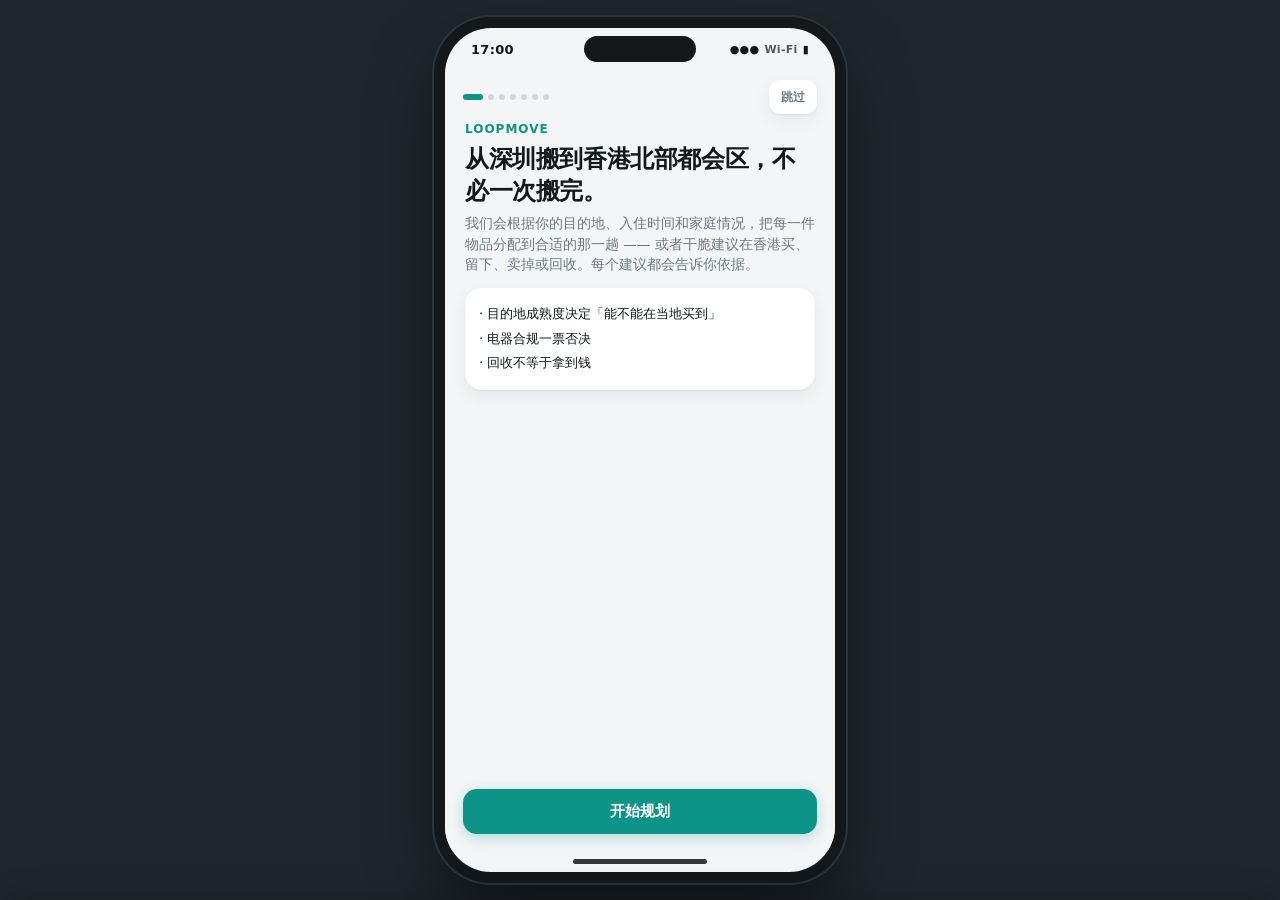
<file: loopmove-app.html>
<!DOCTYPE html>
<html lang="zh-CN">
<head>
<meta charset="utf-8">
<meta name="viewport" content="width=device-width,initial-scale=1,viewport-fit=cover,maximum-scale=1,user-scalable=no">
<meta name="apple-mobile-web-app-capable" content="yes">
<meta name="apple-mobile-web-app-status-bar-style" content="black-translucent">
<meta name="theme-color" content="#0d9488">
<title>LoopMove · 分阶段搬迁助手</title>
<style>
:root{
  --bg:#f4f5f7; --card:#fff; --ink:#12181c; --muted:#6b7a85; --line:#e6eaee;
  --brand:#0d9488; --brand-d:#0f766e; --brand-l:#e6f5f3;
  --warn:#c2740a; --warn-l:#fdf3e2; --bad:#c2342c; --bad-l:#fdeceb; --ok:#1f8a4c; --ok-l:#e8f6ed;
  --r:16px; --sh:0 1px 2px rgba(16,24,32,.06),0 6px 18px rgba(16,24,32,.06);
  --tab-h:58px;
}
*{box-sizing:border-box;-webkit-tap-highlight-color:transparent}
html,body{margin:0;padding:0;height:100%}
body{
  background:#20262b;
  font-family:-apple-system,BlinkMacSystemFont,"PingFang SC","Hiragino Sans GB","Microsoft YaHei",system-ui,sans-serif;
  color:var(--ink);font-size:15px;line-height:1.5;
  display:flex;align-items:center;justify-content:center;min-height:100%;
  overflow:hidden;
}
body.assist{font-size:17px}
button{font-family:inherit;font-size:inherit;color:inherit;border:0;background:none;cursor:pointer}
input,select{font-family:inherit;font-size:inherit;color:inherit}

/* ---------- phone shell ---------- */
.phone{
  position:relative;width:390px;height:844px;flex:0 0 auto;
  background:var(--bg);border-radius:46px;overflow:hidden;
  box-shadow:0 0 0 11px #14181b,0 0 0 13px #2c3339,0 30px 70px rgba(0,0,0,.55);
  display:flex;flex-direction:column;
}
.statusbar{
  height:44px;flex:0 0 auto;display:flex;align-items:center;justify-content:space-between;
  padding:0 26px;font-size:13px;font-weight:600;letter-spacing:.3px;color:var(--ink);
  background:transparent;position:relative;z-index:30;pointer-events:none;
}
.statusbar .sig{display:flex;align-items:center;gap:5px;font-size:11px}
.notch{
  position:absolute;top:8px;left:50%;transform:translateX(-50%);
  width:112px;height:26px;background:#14181b;border-radius:14px;z-index:31;pointer-events:none;
}
.vp{flex:1;min-height:0;display:flex;flex-direction:column;position:relative}
.homebar{height:22px;flex:0 0 auto;display:flex;align-items:center;justify-content:center}
.homebar i{display:block;width:134px;height:5px;border-radius:3px;background:#14181b;opacity:.85}

/* ---------- app header ---------- */
.hd{
  flex:0 0 auto;padding:2px 16px 10px;background:var(--bg);
  border-bottom:1px solid transparent;transition:border-color .2s;
}
.hd.stuck{border-bottom-color:var(--line);background:rgba(244,245,247,.94);backdrop-filter:blur(10px)}
.hd-top{display:flex;align-items:center;justify-content:space-between;gap:8px}
.hd h1{margin:0;font-size:21px;font-weight:700;letter-spacing:-.3px}
.hd .sub{font-size:12.5px;color:var(--muted);margin-top:2px}
.iconbtn{
  width:34px;height:34px;border-radius:11px;background:#fff;display:flex;align-items:center;
  justify-content:center;font-size:15px;box-shadow:var(--sh);flex:0 0 auto;
}

/* ---------- pages ---------- */
main{flex:1;min-height:0;overflow-y:auto;overflow-x:hidden;-webkit-overflow-scrolling:touch;padding:12px 14px 24px;scroll-behavior:smooth}
main::-webkit-scrollbar{width:0}
.page{display:none;animation:pageIn .28s cubic-bezier(.22,.7,.3,1)}
.page.on{display:block}
@keyframes pageIn{from{opacity:0;transform:translateY(10px)}to{opacity:1;transform:none}}

.tabbar{
  flex:0 0 auto;height:var(--tab-h);display:flex;background:rgba(255,255,255,.96);
  backdrop-filter:blur(14px);border-top:1px solid var(--line);padding-bottom:2px;
}
.tab{
  flex:1;display:flex;flex-direction:column;align-items:center;justify-content:center;gap:3px;
  color:#93a1ab;font-size:10.5px;font-weight:600;position:relative;transition:color .18s;
}
.tab .ic{font-size:19px;line-height:1;transition:transform .22s cubic-bezier(.34,1.56,.64,1)}
.tab.on{color:var(--brand)}
.tab.on .ic{transform:translateY(-2px) scale(1.12)}
.tab .dot{
  position:absolute;top:6px;right:calc(50% - 18px);min-width:15px;height:15px;border-radius:8px;
  background:var(--bad);color:#fff;font-size:9.5px;line-height:15px;font-weight:700;padding:0 3px;text-align:center;
}

/* ---------- generic ---------- */
.card{background:var(--card);border-radius:var(--r);box-shadow:var(--sh);padding:14px;margin-bottom:12px}
.card.tight{padding:12px}
.sec-t{font-size:12px;font-weight:700;color:var(--muted);letter-spacing:.6px;margin:18px 2px 8px;text-transform:uppercase}
.sec-t:first-child{margin-top:2px}
.row{display:flex;align-items:center;gap:10px}
.between{display:flex;align-items:center;justify-content:space-between;gap:10px}
.muted{color:var(--muted);font-size:12.5px}
.mono{font-variant-numeric:tabular-nums}
.pill{
  display:inline-flex;align-items:center;gap:4px;padding:2.5px 8px;border-radius:20px;
  font-size:11px;font-weight:700;background:#eef1f4;color:#55636e;white-space:nowrap;
}
.pill.b{background:var(--brand-l);color:var(--brand-d)}
.pill.w{background:var(--warn-l);color:var(--warn)}
.pill.r{background:var(--bad-l);color:var(--bad)}
.pill.g{background:var(--ok-l);color:var(--ok)}
.pill.line{background:#fff;border:1px solid var(--line);color:var(--muted)}
.btn{
  display:flex;align-items:center;justify-content:center;gap:6px;width:100%;padding:13px;
  border-radius:14px;background:var(--brand);color:#fff;font-weight:700;font-size:15px;
  transition:transform .12s,opacity .18s;box-shadow:0 4px 14px rgba(13,148,136,.28);
}
.btn:active{transform:scale(.975);opacity:.92}
.btn.ghost{background:#fff;color:var(--ink);box-shadow:var(--sh)}
.btn.line{background:transparent;color:var(--brand-d);box-shadow:none;border:1.5px solid var(--brand);}
.btn.sm{padding:9px;font-size:13.5px;border-radius:11px}
.btn:disabled{opacity:.45}
.spacer{height:8px}

/* ---------- onboarding ---------- */
.ob{
  position:absolute;inset:0;background:var(--bg);z-index:40;display:flex;flex-direction:column;
}
.ob.hide{display:none}
.ob-top{flex:0 0 auto;padding:8px 18px 0;display:flex;align-items:center;gap:10px}
.ob-dots{display:flex;gap:5px;flex:1}
.ob-dots i{width:6px;height:6px;border-radius:3px;background:#cfd6dc;transition:all .3s}
.ob-dots i.on{width:20px;background:var(--brand)}
.ob-body{flex:1;min-height:0;overflow-y:auto;padding:6px 20px 10px}
.ob-foot{flex:0 0 auto;padding:10px 18px 16px;display:flex;gap:10px}
.ob-k{font-size:12px;font-weight:800;color:var(--brand);letter-spacing:1px;margin-bottom:6px}
.ob-q{font-size:24px;font-weight:800;line-height:1.32;letter-spacing:-.4px;margin:0 0 6px}
.ob-h{font-size:13.5px;color:var(--muted);margin-bottom:14px}
.opt{
  display:flex;align-items:center;gap:12px;padding:13px;border-radius:14px;background:#fff;
  box-shadow:var(--sh);margin-bottom:9px;border:2px solid transparent;transition:.16s;
}
.opt:active{transform:scale(.985)}
.opt.on{border-color:var(--brand);background:var(--brand-l)}
.opt .oi{font-size:22px;width:30px;text-align:center;flex:0 0 auto}
.opt .ot{flex:1;min-width:0}
.opt .ot b{display:block;font-size:15px;font-weight:700}
.opt .ot span{display:block;font-size:12px;color:var(--muted);margin-top:1px}
.chips{display:flex;flex-wrap:wrap;gap:8px}
.chip{
  padding:9px 14px;border-radius:12px;background:#fff;box-shadow:var(--sh);font-size:14px;font-weight:600;
  border:2px solid transparent;transition:.16s;
}
.chip.on{border-color:var(--brand);background:var(--brand-l);color:var(--brand-d)}
.mini{margin-top:9px;display:flex;align-items:center;gap:6px;font-size:10.5px;color:var(--muted)}
.mini .bar{flex:1;height:4px;border-radius:2px;background:#e9edf0;overflow:hidden}
.mini .bar i{display:block;height:100%;border-radius:2px;background:var(--brand)}
.ob-gen{flex:1;display:flex;flex-direction:column;align-items:center;justify-content:center;gap:16px;text-align:center;padding:0 30px}
.spin{width:46px;height:46px;border-radius:50%;border:3px solid #dfe5ea;border-top-color:var(--brand);animation:sp .8s linear infinite}
@keyframes sp{to{transform:rotate(360deg)}}
.ob-gen p{font-size:14px;color:var(--muted);margin:0}

/* ---------- plan: summary ---------- */
.sum{display:grid;grid-template-columns:1fr 1fr;gap:10px}
.sumc{background:#fff;border-radius:14px;padding:11px 12px;box-shadow:var(--sh)}
.sumc b{display:block;font-size:20px;font-weight:800;letter-spacing:-.5px;font-variant-numeric:tabular-nums}
.sumc span{font-size:11px;color:var(--muted);display:block;margin-top:1px}

/* ---------- plan: buckets ---------- */
.bk{
  background:#fff;border-radius:var(--r);box-shadow:var(--sh);margin-bottom:12px;overflow:hidden;
  transition:box-shadow .18s,transform .18s;border:2px solid transparent;
}
.bk.hot{border-color:var(--brand);transform:scale(1.012);box-shadow:0 0 0 4px var(--brand-l),var(--sh)}
.bk-h{padding:12px 13px 10px;display:flex;align-items:center;gap:10px;background:linear-gradient(180deg,#fbfcfd,#fff)}
.bk-h .bn{font-size:15px;font-weight:800;letter-spacing:-.2px}
.bk-h .bw{font-size:11px;color:var(--muted);margin-top:1px}
.bk-h .cnt{
  margin-left:auto;font-size:12px;font-weight:800;color:var(--brand-d);background:var(--brand-l);
  padding:3px 9px;border-radius:20px;font-variant-numeric:tabular-nums;
}
.bk-b{padding:4px 8px 10px;min-height:52px}
.bk.empty .bk-b{
  border:1.5px dashed #d8dee4;border-radius:12px;margin:0 8px 10px;display:flex;align-items:center;
  justify-content:center;color:#9fabb5;font-size:12px;min-height:52px;
}
.icard{
  display:flex;align-items:center;gap:10px;padding:9px 8px;border-radius:12px;background:#fff;
  transition:background .15s;position:relative;margin-bottom:2px;
}
.icard+.icard{border-top:1px solid #f1f4f6}
.icard .nm{flex:1;min-width:0;font-size:13.5px;font-weight:600;overflow:hidden;text-overflow:ellipsis;white-space:nowrap}
.icard .nm small{display:block;font-size:10.5px;color:var(--muted);font-weight:500;margin-top:1px}
.icard .cost{font-size:12px;font-weight:700;color:var(--muted);font-variant-numeric:tabular-nums;flex:0 0 auto}
.icard.ghosted{opacity:.35}
.icard.lift{opacity:0}
.grip{
  flex:0 0 auto;width:26px;height:34px;display:flex;align-items:center;justify-content:center;
  color:#c2ccd3;font-size:15px;touch-action:none;cursor:grab;letter-spacing:-2px;
}
.grip:active{cursor:grabbing}
.ovr{position:absolute;top:6px;right:4px;font-size:9px;font-weight:800;color:var(--warn);background:var(--warn-l);padding:1px 5px;border-radius:6px}
#fly{
  position:fixed;z-index:99;pointer-events:none;background:#fff;border-radius:14px;
  box-shadow:0 16px 40px rgba(16,24,32,.28);padding:11px 13px;display:none;align-items:center;gap:10px;
  min-width:210px;
}
#fly.on{display:flex}
#fly .nm{font-size:14px;font-weight:700}

/* ---------- items page ---------- */
.filters{display:flex;gap:7px;overflow-x:auto;padding:2px 0 10px;margin:0 -14px;padding-left:14px}
.filters::-webkit-scrollbar{height:0}
.fchip{padding:7px 12px;border-radius:20px;background:#fff;font-size:12.5px;font-weight:600;box-shadow:var(--sh);white-space:nowrap;flex:0 0 auto;border:1.5px solid transparent}
.fchip.on{background:var(--brand);color:#fff}
.irow{display:flex;align-items:center;gap:11px;padding:11px 12px;background:#fff;border-radius:14px;box-shadow:var(--sh);margin-bottom:8px;animation:stagger .32s backwards}
@keyframes stagger{from{opacity:0;transform:translateY(8px)}to{opacity:1;transform:none}}
.irow .av{width:38px;height:38px;border-radius:11px;background:var(--brand-l);display:flex;align-items:center;justify-content:center;font-size:19px;flex:0 0 auto}
.irow .tt{flex:1;min-width:0}
.irow .tt b{display:block;font-size:14px;font-weight:700;overflow:hidden;text-overflow:ellipsis;white-space:nowrap}
.irow .tt span{font-size:11.5px;color:var(--muted)}
.irow .ar{color:#c2ccd3;font-size:16px;flex:0 0 auto}
.aibox{background:linear-gradient(135deg,#0f766e,#14b8a6);border-radius:var(--r);padding:14px;color:#fff;box-shadow:0 8px 22px rgba(13,148,136,.3)}
.aibox h4{margin:0 0 3px;font-size:14.5px;font-weight:800}
.aibox .am{font-size:11.5px;opacity:.86;margin-bottom:11px}
.aibox .btn{background:#fff;color:var(--brand-d);box-shadow:none}

/* ---------- recover: swipe deck ---------- */
.deck{position:relative;height:446px;margin:4px 0 6px}
.rc{
  position:absolute;inset:0;background:#fff;border-radius:20px;box-shadow:0 8px 26px rgba(16,24,32,.14);
  padding:13px 14px;display:flex;flex-direction:column;will-change:transform;transition:transform .26s cubic-bezier(.22,.7,.3,1),opacity .26s;
  overflow:hidden;
}
.rc.b1{transform:translateY(12px) scale(.955);opacity:.75;z-index:1}
.rc.b2{transform:translateY(22px) scale(.915);opacity:.5;z-index:0}
.rc.top{z-index:3;cursor:grab}
.rc .rh{display:flex;align-items:flex-start;gap:10px}
.rc .rh .rav{width:46px;height:46px;border-radius:14px;background:#f1f4f6;display:flex;align-items:center;justify-content:center;font-size:24px;flex:0 0 auto}
.rc .rh b{font-size:17px;font-weight:800;letter-spacing:-.3px;line-height:1.25}
.rc .rh .cond{margin-top:5px}
.rc .net{
  margin:10px 0 8px;padding:11px 13px;border-radius:14px;background:#f7f9fa;text-align:center;
}
.rc .net .lb{font-size:11px;color:var(--muted);font-weight:700;letter-spacing:.4px}
.rc .net .vv{font-size:30px;font-weight:800;letter-spacing:-1.2px;font-variant-numeric:tabular-nums;margin-top:1px}
.rc .net .vv.pos{color:var(--ok)} .rc .net .vv.neg{color:var(--bad)} .rc .net .vv.zero{color:var(--muted)}
.rc .ch{padding:11px 12px;border-radius:14px;background:var(--brand-l);border:1.5px solid #c9e9e4}
.rc .ch .cn{font-size:14px;font-weight:800;color:var(--brand-d);margin-bottom:3px}
.rc .ch .cd{font-size:11.5px;color:#3a5b58;line-height:1.45}
.rc .brk{margin-top:8px;display:flex;flex-direction:column;gap:4px}
.rc .brk .l{display:flex;justify-content:space-between;font-size:11.5px;font-variant-numeric:tabular-nums;line-height:1.45}
.rc .brk .l b{font-weight:700}
.rc .brk .l.tot{border-top:1px solid var(--line);padding-top:5px;margin-top:2px;font-weight:800;font-size:12.5px}
.rc .foot{margin-top:auto;display:flex;gap:9px}
.rc .swh{text-align:center;font-size:11px;color:#a4aeb6;margin-top:7px;display:flex;align-items:center;justify-content:center;gap:6px}
.rc .swh i{font-style:normal;font-size:13px}
.idxbar{display:flex;align-items:center;gap:8px;margin-bottom:10px}
.idxbar .pg{flex:1;height:5px;border-radius:3px;background:#e3e8ec;overflow:hidden}
.idxbar .pg i{display:block;height:100%;background:var(--brand);border-radius:3px;transition:width .32s cubic-bezier(.22,.7,.3,1)}
.idxbar .tx{font-size:11.5px;font-weight:700;color:var(--muted);font-variant-numeric:tabular-nums}
.donebox{text-align:center;padding:26px 16px}
.donebox .dk{font-size:44px;margin-bottom:8px}
.donebox h3{margin:0 0 5px;font-size:19px;font-weight:800}
.donebox p{margin:0;font-size:13px;color:var(--muted)}

/* ---------- sheet ---------- */
#mask{position:fixed;inset:0;background:rgba(12,20,26,.42);opacity:0;pointer-events:none;transition:opacity .24s;z-index:60}
#mask.on{opacity:1;pointer-events:auto}
#sheet{
  position:fixed;left:0;right:0;bottom:0;z-index:61;background:#fff;border-radius:22px 22px 0 0;
  transform:translateY(102%);transition:transform .32s cubic-bezier(.22,.8,.28,1);
  max-height:82vh;display:flex;flex-direction:column;box-shadow:0 -8px 30px rgba(0,0,0,.18);
}
#sheet.on{transform:none}
.sh-grip{padding:9px 0 4px;display:flex;justify-content:center;flex:0 0 auto;touch-action:none}
.sh-grip i{width:38px;height:4.5px;border-radius:3px;background:#d3dae0;display:block}
.sh-h{flex:0 0 auto;padding:2px 18px 10px;display:flex;align-items:center;gap:10px;border-bottom:1px solid var(--line)}
.sh-h h3{margin:0;font-size:17px;font-weight:800;flex:1;letter-spacing:-.3px}
.sh-b{flex:1;min-height:0;overflow-y:auto;padding:14px 18px 20px}
.sh-b::-webkit-scrollbar{width:0}
.fld{margin-bottom:12px}
.fld label{display:block;font-size:11.5px;font-weight:700;color:var(--muted);margin-bottom:5px;letter-spacing:.3px}
.fld input,.fld select{
  width:100%;padding:11px 12px;border-radius:12px;border:1.5px solid var(--line);background:#fbfcfd;
  font-size:14.5px;font-weight:600;outline:none;transition:border-color .18s;
}
.fld input:focus,.fld select:focus{border-color:var(--brand)}
.f2{display:grid;grid-template-columns:1fr 1fr;gap:10px}
.sw{display:flex;align-items:center;justify-content:space-between;padding:12px;background:#fbfcfd;border-radius:13px;margin-bottom:9px}
.sw .sl b{display:block;font-size:14px;font-weight:700}
.sw .sl span{font-size:11.5px;color:var(--muted)}
.tg{width:48px;height:28px;border-radius:14px;background:#d5dce2;position:relative;transition:background .22s;flex:0 0 auto}
.tg i{position:absolute;top:3px;left:3px;width:22px;height:22px;border-radius:50%;background:#fff;transition:transform .22s cubic-bezier(.34,1.4,.64,1);box-shadow:0 1px 3px rgba(0,0,0,.2)}
.tg.on{background:var(--brand)} .tg.on i{transform:translateX(20px)}

/* trace */
.tr{border-left:2px solid var(--line);padding-left:12px;margin-left:4px}
.tr .ti{position:relative;padding-bottom:13px}
.tr .ti:last-child{padding-bottom:0}
.tr .ti:before{content:'';position:absolute;left:-17px;top:5px;width:8px;height:8px;border-radius:50%;background:#c8d0d7;border:2px solid #fff}
.tr .ti.hl:before{background:var(--warn)} .tr .ti.bad:before{background:var(--bad)}
.tr .tl{font-size:11px;font-weight:800;color:var(--muted);letter-spacing:.3px}
.tr .tv{font-size:13.5px;font-weight:700;margin-top:2px}
.tr .tv.bad{color:var(--bad)} .tr .tv.warn{color:var(--warn)}
.tr .td{font-size:12px;color:var(--muted);margin-top:3px;line-height:1.5}
.tr .tc{
  margin-top:7px;background:#0f1a1f;color:#b8e6df;padding:10px 11px;border-radius:10px;font-size:11.5px;
  font-family:ui-monospace,SFMono-Regular,Menlo,monospace;white-space:pre-wrap;line-height:1.6;
}
.src{display:block;font-size:11.5px;color:var(--brand-d);text-decoration:none;padding:7px 0;border-top:1px solid var(--line);line-height:1.45}
.src span{color:var(--muted)}

/* offers list in sheet */
.of{border:1.5px solid var(--line);border-radius:14px;padding:12px;margin-bottom:9px}
.of.best{border-color:var(--brand);background:var(--brand-l)}
.of.no{opacity:.62}
.of .oh{display:flex;align-items:flex-start;justify-content:space-between;gap:8px;margin-bottom:6px}
.of .on{font-size:14px;font-weight:800;line-height:1.3}
.of .sd{font-size:10.5px;color:var(--muted);margin-top:2px}
.of .nv{font-size:19px;font-weight:800;font-variant-numeric:tabular-nums;flex:0 0 auto}
.of .nv.pos{color:var(--ok)} .of .nv.neg{color:var(--bad)} .of .nv.zero{color:var(--muted)}
.of .bd{display:flex;flex-wrap:wrap;gap:5px 10px;font-size:11.5px;color:var(--muted);font-variant-numeric:tabular-nums;margin-top:7px;padding-top:7px;border-top:1px dashed var(--line)}
.of .bd em{font-style:normal;color:var(--ink);font-weight:700}
.of .nt{font-size:12px;color:var(--muted);margin-top:7px;line-height:1.5}

/* toast */
#toast{
  position:fixed;left:50%;bottom:86px;transform:translate(-50%,20px);z-index:70;
  background:#12181c;color:#fff;padding:11px 16px;border-radius:14px;font-size:13.5px;font-weight:600;
  opacity:0;pointer-events:none;transition:.26s cubic-bezier(.22,.8,.28,1);max-width:300px;text-align:center;
  box-shadow:0 10px 30px rgba(0,0,0,.3);
}
#toast.on{opacity:1;transform:translate(-50%,0)}

/* more page */
.mrow{display:flex;align-items:center;gap:12px;padding:13px 12px;background:#fff;border-radius:14px;box-shadow:var(--sh);margin-bottom:8px}
.mrow .mi{width:34px;height:34px;border-radius:10px;background:var(--brand-l);display:flex;align-items:center;justify-content:center;font-size:17px;flex:0 0 auto}
.mrow .mt{flex:1;min-width:0}
.mrow .mt b{display:block;font-size:14px;font-weight:700}
.mrow .mt span{font-size:11.5px;color:var(--muted)}
.fac{display:flex;align-items:center;gap:9px;padding:8px 0;border-top:1px solid var(--line)}
.fac:first-child{border-top:0}
.fac .fn{flex:1;font-size:13px;font-weight:600}
.fac .fb{width:64px;height:5px;border-radius:3px;background:#e9edf0;overflow:hidden;flex:0 0 auto}
.fac .fb i{display:block;height:100%;border-radius:3px}
.note{background:var(--warn-l);border-radius:13px;padding:11px 12px;font-size:12px;color:#7a4d06;line-height:1.55;margin-bottom:10px}
.note.b{background:var(--brand-l);color:#115e56}
.note.r{background:var(--bad-l);color:#8a211b}

/* assisted mode */
body.assist .icard .nm,body.assist .irow .tt b{font-size:16px}
body.assist .hd h1{font-size:23px}
#assistbar{
  display:none;background:var(--brand-d);color:#fff;padding:9px 16px;font-size:12.5px;font-weight:600;
  align-items:center;gap:8px;flex:0 0 auto;
}
body.assist #assistbar{display:flex}

/* print */
#printarea{display:none}
@media print{
  body{background:#fff;display:block;overflow:visible}
  .phone{box-shadow:none;border-radius:0;width:auto;height:auto}
  .statusbar,.notch,.homebar,.tabbar,.hd,#toast,#mask,#sheet,.ob,#fly{display:none!important}
  main{overflow:visible;padding:0}
  .page{display:none!important}
  #printarea{display:block!important;padding:0 8mm;font-size:11pt}
  #printarea h1{font-size:18pt;margin:0 0 2mm}
  #printarea h2{font-size:12pt;margin:5mm 0 2mm;border-bottom:1px solid #999;padding-bottom:1mm}
  #printarea table{width:100%;border-collapse:collapse;font-size:10pt}
  #printarea td,#printarea th{border:1px solid #bbb;padding:1.5mm 2mm;text-align:left}
  #printarea .pmeta{font-size:9pt;color:#555;margin-bottom:4mm}
  .card,.bk{box-shadow:none;break-inside:avoid}
}

@media (max-width:480px), (max-height:860px){
  body{display:block;overflow:auto;background:var(--bg)}
  .phone{width:100%;height:100vh;height:100dvh;border-radius:0;box-shadow:none}
  .notch{display:none}
  .statusbar{height:max(44px,env(safe-area-inset-top));padding:0 20px}
  .homebar{height:max(18px,env(safe-area-inset-bottom));background:var(--bg)}
  .homebar i{display:none}
  #sheet{bottom:0}
  #toast{bottom:calc(var(--tab-h) + 26px)}
}
</style>
</head>
<body>

<div class="phone">
  <div class="statusbar">
    <span id="clock">9:41</span>
    <span class="sig">●●● <span style="opacity:.7">Wi-Fi</span> ▮</span>
  </div>
  <div class="notch"></div>

  <div class="vp">
    <div id="assistbar">🛎 <span id="assisttxt">物管协助模式：由工作人员代居民操作</span></div>

    <!-- ============ ONBOARDING ============ -->
    <div class="ob" id="ob">
      <div class="ob-top">
        <div class="ob-dots" id="obdots"></div>
        <button class="iconbtn" id="obskip" style="font-size:11.5px;width:auto;padding:0 12px;font-weight:700;color:var(--muted)">跳过</button>
      </div>
      <div class="ob-body" id="obbody"></div>
      <div class="ob-foot" id="obfoot"></div>
    </div>

    <!-- ============ APP ============ -->
    <div id="app" style="display:none;flex:1;min-height:0;flex-direction:column">
      <div class="hd" id="hd">
        <div class="hd-top">
          <div style="min-width:0">
            <h1 id="hTitle">搬迁计划</h1>
            <div class="sub" id="hSub">古洞北 · 2026-09 入住</div>
          </div>
          <div style="display:flex;gap:8px;flex:0 0 auto">
            <button class="iconbtn" id="btnLang" title="语言">中</button>
            <button class="iconbtn" id="btnMore" title="更多">⚙</button>
          </div>
        </div>
      </div>

      <main id="main">
        <!-- ---------- PLAN ---------- -->
        <section class="page on" id="p-plan">
          <div class="sum" id="psum"></div>
          <div class="sec-t" id="lPlanTrips">分趟安排 · 按住 ⋮⋮ 可拖动到其他趟次</div>
          <div id="buckets"></div>
          <div class="card" id="szcard">
            <div class="between">
              <div>
                <div style="font-size:15px;font-weight:800" id="lSzList">深圳侧待办</div>
                <div class="muted" id="szSub">5 件物品待处理</div>
              </div>
              <button class="btn sm" style="width:auto;padding:9px 14px" id="btnGoRec">去处理 →</button>
            </div>
          </div>
          <div class="note" id="planNote"></div>
        </section>

        <!-- ---------- ITEMS ---------- -->
        <section class="page" id="p-items">
          <div class="aibox" id="aibox" style="margin-bottom:12px"></div>
          <div class="filters" id="filters"></div>
          <div id="ilist"></div>
        </section>

        <!-- ---------- RECOVER ---------- -->
        <section class="page" id="p-rec">
          <div class="idxbar">
            <div class="pg"><i id="rpg"></i></div>
            <div class="tx" id="rtx">1 / 5</div>
          </div>
          <div class="deck" id="deck"></div>
          <div class="sec-t" id="lRecLeg">收益性质说明</div>
          <div class="card tight" id="rleg"></div>
        </section>

        <!-- ---------- MORE ---------- -->
        <section class="page" id="p-more">
          <div class="sec-t" id="lDest">目的地与设施</div>
          <div class="card" id="mfac"></div>
          <div class="sec-t" id="lPref">偏好与模式</div>
          <div id="mpref"></div>
          <div class="sec-t" id="lBound">系统边界</div>
          <div class="card" id="mbound"></div>
          <div class="sec-t" id="lSrc">数据来源</div>
          <div class="card tight" id="msrc"></div>
          <div class="spacer"></div>
          <button class="btn ghost" id="btnPrint">导出 / 打印计划</button>
          <div class="spacer"></div>
          <button class="btn ghost" id="btnReOb" style="color:var(--muted)">重新演示引导流程</button>
          <div class="spacer"></div>
        </section>
      </main>

      <nav class="tabbar">
        <button class="tab on" data-tab="plan"><span class="ic">🧭</span><span class="tl">计划</span></button>
        <button class="tab" data-tab="items"><span class="ic">📦</span><span class="tl">清单</span></button>
        <button class="tab" data-tab="rec"><span class="ic">♻️</span><span class="tl">处置</span><span class="dot" id="tdot">5</span></button>
        <button class="tab" data-tab="more"><span class="ic">⚙</span><span class="tl">更多</span></button>
      </nav>
    </div>
  </div>

  <div class="homebar"><i></i></div>
</div>

<div id="printarea"></div>
<div id="fly"></div>
<div id="mask"></div>
<div id="sheet">
  <div class="sh-grip" id="shgrip"><i></i></div>
  <div class="sh-h"><h3 id="shTitle">详情</h3><button class="iconbtn" id="shClose">✕</button></div>
  <div class="sh-b" id="shBody"></div>
</div>
<div id="toast"></div>

<script>
/* =====================================================================
   LoopMove — mobile app shell
   Layer 1 curated data · Layer 2 rule engine · Layer 3 mobile UI
   ===================================================================== */

/* ------------------------------ sources ------------------------------ */
const SRC = {
  nm:{zh:'北部都会区官方愿景（约 250 万人口 / 65 万职位）',en:'Northern Metropolis vision (~2.5M residents / 650k jobs)',url:'https://www.nm.gov.hk/en/northern-metropolis',v:'2026-01-21'},
  phasing:{zh:'政府 transport 规划答复（粉岭北/古洞北分期入伙、古洞站 2027）',en:'Govt transport-planning reply (phased intake, Kwu Tung Stn 2027)',url:'https://www.info.gov.hk/gia/general/202601/21/P2026012100234p.htm',v:'2026-01-21'},
  furniture:{zh:'政府答复：弃置家具无独立统计，重用通常优于拆解回收',en:'Govt reply: no separate stats on discarded furniture; reuse preferred',url:'https://www.info.gov.hk/gia/general/202411/06/P2024110600261.htm',v:'2024-11-06'},
  wprs:{zh:'香港 WPRS：购买受管制电器时卖家须应要求免费移走同类旧电器（是服务，不是现金）',en:'HK PRS: seller must arrange free removal of same-class old appliance (service, not cash)',url:'https://www.epd.gov.hk/epd/english/environmentinhk/waste/pro_responsibility/index.html',v:'2026-02-10'},
  szbulky:{zh:'深圳大件家具预约收集（搬到指定临时堆放点或联系物业）',en:'Shenzhen appointment-based bulky furniture collection',url:'https://www.sz.gov.cn/ztfw/gysy/wyc_183959/wsljcl/content/post_11466542.html',v:'2026-02-10'},
  szsub:{zh:'深圳 2026 家电以旧换新：15% 补贴，单件上限 RMB 1,500（属购买补贴）',en:'Shenzhen 2026 trade-in: 15% subsidy, cap RMB1,500 (purchase subsidy)',url:'https://www.sz.gov.cn/cn/xxgk/zfxxgj/zwdt/content/post_12661713.html',v:'2026-02-10'},
  recycle:{zh:'DATA.GOV.HK 回收点数据集',en:'DATA.GOV.HK recyclable collection points',url:'https://data.gov.hk/en-data/dataset/hk-epd-recycteam-waste-less-recyclable-collection-points-data',v:'2026-02-10'},
  fehd:{zh:'DATA.GOV.HK 食环署设施与服务地点',en:'DATA.GOV.HK FEHD facility locations',url:'https://data.gov.hk/tc-data/dataset/hk-fehd-fehdlocatn-fehd-facility-and-service-locations',v:'2026-02-10'},
  emsd:{zh:'机电工程署家居电器安全指引（220V/50Hz、合规插头）',en:'EMSD household electrical product safety guidance',url:'https://wcms.emsd.gov.hk/en/electricity_safety/information_for_the_electrical_trade/electricity_news/38th_issue_oct_2025/index.html',v:'2025-10-01'},
  customs:{zh:'香港海关：废弃受管制电器进出口受管制，实际情形须向官方确认',en:'HK Customs: import/export of abandoned regulated e-equipment is controlled',url:'https://www.customs.gov.hk/en/service-enforcement-information/cargo-clearance/faqs/index.html',v:'2026-02-10'},
  pcpd:{zh:'个人资料私隐专员公署：AI 处理个人资料需持续风险评估',en:'PCPD: ongoing risk assessment where AI processes personal data',url:'https://www.pcpd.org.hk/english/news_events/media_statements/press_20260519.html',v:'2026-05-19'}
};

/* ------------------------------ estates ------------------------------ */
const ESTATES = {
  kwutung:{
    zh:'古洞北', en:'Kwu Tung North',
    note:{zh:'古洞站预计 2027 年启用；零售与社区设施仍分期建设，入伙初期配套最薄弱。',
          en:'Kwu Tung Station expected 2027; retail and community facilities still rolling out.'},
    f:{ supermarket:{st:'pl',avail:.25,eta:{zh:'2027–2028',en:'2027–2028'},src:'phasing'},
        retail:{st:'no',avail:.12,eta:{zh:'2028 以后',en:'2028+'},src:'phasing'},
        furniture:{st:'no',avail:.05,eta:{zh:'2028 以后',en:'2028+'},src:'phasing'},
        appliance:{st:'no',avail:.10,eta:{zh:'2028 以后',en:'2028+'},src:'phasing'},
        recycling:{st:'pl',avail:.30,eta:{zh:'随入伙分期',en:'phased'},src:'recycle'},
        delivery:{st:'pl',avail:.35,eta:{zh:'覆盖不全',en:'partial'},src:'phasing'},
        transport:{st:'pl',avail:.20,eta:{zh:'古洞站 2027',en:'Station 2027'},src:'phasing'} }
  },
  fanling:{
    zh:'粉岭北', en:'Fanling North',
    note:{zh:'预计 2026 年中至 2027 迎来约 5.5 万新增居民；部分配套依托既有粉岭社区。',
          en:'~55k additional residents mid-2026 to 2027; partly served by existing Fanling.'},
    f:{ supermarket:{st:'op',avail:.55,eta:{zh:'部分运营',en:'partly open'},src:'phasing'},
        retail:{st:'pl',avail:.50,eta:{zh:'2027–2028',en:'2027–2028'},src:'phasing'},
        furniture:{st:'pl',avail:.35,eta:{zh:'2027–2028',en:'2027–2028'},src:'phasing'},
        appliance:{st:'pl',avail:.30,eta:{zh:'2027–2028',en:'2027–2028'},src:'phasing'},
        recycling:{st:'op',avail:.50,eta:{zh:'已有回收点',en:'existing'},src:'recycle'},
        delivery:{st:'op',avail:.60,eta:{zh:'基本覆盖',en:'mostly'},src:'phasing'},
        transport:{st:'op',avail:.45,eta:{zh:'现有铁路/巴士',en:'rail + bus'},src:'phasing'} }
  },
  hungshui:{
    zh:'洪水桥', en:'Hung Shui Kiu',
    note:{zh:'发展较为成熟，零售与交通配套相对齐备；可购买的品类和价格选择更多。',
          en:'More mature; wider retail and transport provision.'},
    f:{ supermarket:{st:'op',avail:.72,eta:{zh:'已运营',en:'operating'},src:'fehd'},
        retail:{st:'op',avail:.65,eta:{zh:'已运营',en:'operating'},src:'fehd'},
        furniture:{st:'pl',avail:.50,eta:{zh:'部分运营',en:'partly open'},src:'fehd'},
        appliance:{st:'op',avail:.58,eta:{zh:'已运营',en:'operating'},src:'fehd'},
        recycling:{st:'op',avail:.60,eta:{zh:'已有回收点',en:'existing'},src:'recycle'},
        delivery:{st:'op',avail:.70,eta:{zh:'覆盖良好',en:'good'},src:'fehd'},
        transport:{st:'op',avail:.55,eta:{zh:'现有铁路/巴士',en:'rail + bus'},src:'phasing'} }
  }
};
const CONSUMABLE = {daily:true};
const CAT2F = {
  essential:'supermarket', daily:'supermarket', kitchenware:'supermarket',
  clothing:'retail', decor:'retail', furniture:'furniture',
  appliance_s:'appliance', appliance_m:'appliance', appliance_l:'appliance', electronics:'appliance'
};

/* ------------------------------ catalog ------------------------------ */
const CATALOG = [
  {id:'doc',  zh:'证件、签证与租约文件', en:'ID, visa & tenancy documents', cat:'essential', vol:.01,wt:1, urgency:'immediate', essential:true, repl:null, cond:'good', ico:'🛂'},
  {id:'med',  zh:'处方药（一个月量）',   en:'Prescription medication (1 month)', cat:'essential', vol:.01,wt:.5, urgency:'immediate', essential:true, repl:null, cond:'good', ico:'💊'},
  {id:'bed',  zh:'床上用品（被、枕、床单）', en:'Bedding (quilt, pillows, sheets)', cat:'essential', vol:.14,wt:5, urgency:'immediate', essential:true, repl:700, cond:'good', ico:'🛏'},
  {id:'cl7',  zh:'基本衣物（7 天）',     en:'Basic clothing (7 days)', cat:'clothing', vol:.05,wt:4, urgency:'immediate', essential:true, repl:900, cond:'good', ico:'👕'},
  {id:'lap',  zh:'笔记本电脑 + 充电器',  en:'Laptop + charger', cat:'electronics', vol:.01,wt:2, urgency:'immediate', essential:true, repl:8000, cond:'good', appliance:true, volt:'100–240V', plug:'USB-C', plugOk:true, ico:'💻'},
  {id:'ada',  zh:'转换插头 / 拖板',      en:'Travel adaptor / power strip', cat:'electronics', vol:.005,wt:.4, urgency:'immediate', essential:true, repl:120, cond:'good', appliance:true, volt:'—', plug:'英标', plugOk:true, ico:'🔌'},
  {id:'toi',  zh:'洗漱用品与毛巾',       en:'Toiletries & towels', cat:'daily', vol:.03,wt:1.5, urgency:'high', repl:250, cond:'good', ico:'🧴'},
  {id:'cle',  zh:'清洁用品与杂物',       en:'Cleaning supplies & sundries', cat:'daily', vol:.09,wt:6, urgency:'medium', repl:220, cond:'good', ico:'🧹'},
  {id:'pot',  zh:'基本炊具（锅、刀、砧板）', en:'Basic cookware (pot, knife, board)', cat:'kitchenware', vol:.05,wt:3, urgency:'high', repl:600, cond:'good', ico:'🍳'},
  {id:'lamp', zh:'台灯',                 en:'Desk lamp', cat:'appliance_s', vol:.02,wt:1.5, urgency:'medium', repl:280, cond:'good', appliance:true, volt:'220V', plug:'国标两脚', plugOk:false, ico:'💡'},
  {id:'rice', zh:'电饭煲',               en:'Rice cooker', cat:'appliance_m', vol:.035,wt:4, urgency:'medium', repl:520, cond:'good', appliance:true, volt:'220V', plug:'国标三脚', plugOk:false, regulated:true, ico:'🍚'},
  {id:'mw',   zh:'微波炉',               en:'Microwave oven', cat:'appliance_m', vol:.07,wt:12, urgency:'low', repl:900, cond:'good', appliance:true, volt:'220V', plug:'国标三脚', plugOk:false, regulated:true, ico:'🔆'},
  {id:'desk', zh:'书桌',                 en:'Desk', cat:'furniture', vol:.38,wt:25, urgency:'medium', repl:1300, cond:'good', ico:'🪑'},
  {id:'mat',  zh:'床垫（1.5 米）',        en:'Mattress (1.5m)', cat:'furniture', vol:.58,wt:30, urgency:'high', repl:3600, cond:'good', ico:'🛏'},
  {id:'sofa', zh:'三人沙发',             en:'3-seater sofa', cat:'furniture', vol:2.2,wt:60, urgency:'low', repl:6200, cond:'good', ico:'🛋'},
  {id:'wdr',  zh:'衣柜',                 en:'Wardrobe', cat:'furniture', vol:1.4,wt:45, urgency:'low', repl:4200, cond:'good', ico:'🚪'},
  {id:'win',  zh:'冬季衣物与被褥',        en:'Winter clothing & quilts', cat:'clothing', vol:.16,wt:9, urgency:'low', repl:1600, cond:'good', ico:'🧥'},
  {id:'dec',  zh:'书籍与装饰品',          en:'Books & decorations', cat:'decor', vol:.18,wt:14, urgency:'low', repl:900, cond:'good', ico:'📚'}
];

/* 深圳侧待处置物品 */
const UNWANTED = [
  {id:'fridge', zh:'旧冰箱（仍能正常使用）', en:'Old fridge (still working)', cat:'appliance_l', side:'sz', unwanted:true,
   cond:'working', vol:.85,wt:70, appliance:true, volt:'220V', plug:'国标三脚', plugOk:false, regulated:true, resale:650, ico:'🧊'},
  {id:'wash',   zh:'旧洗衣机（已损坏）',    en:'Old washing machine (broken)', cat:'appliance_l', side:'sz', unwanted:true,
   cond:'broken', vol:.5,wt:55, appliance:true, volt:'220V', plug:'国标三脚', plugOk:false, regulated:true, resale:0, ico:'🌀'},
  {id:'shelf',  zh:'旧书架（层板已变形）',  en:'Old bookshelf (warped shelves)', cat:'furniture', side:'sz', unwanted:true,
   cond:'poor', vol:.4,wt:18, resale:0, ico:'📕'},
  {id:'osofa',  zh:'旧沙发（布面磨损）',    en:'Old sofa (worn fabric)', cat:'furniture', side:'sz', unwanted:true,
   cond:'poor', vol:1.9,wt:55, resale:0, ico:'🛋'},
  {id:'strol',  zh:'儿童推车（用旧但完好）', en:'Stroller (used, sound)', cat:'furniture', side:'sz', unwanted:true,
   cond:'fair', vol:.18,wt:9, resale:260, ico:'🍼'}
];

/* 模拟 AI 识别结果（明确标注为 mock） */
const AI_MOCK = [
  {guess:{zh:'餐桌',en:'Dining table'}, conf:.71, wrong:true,
   patch:{id:'desk', name:{zh:'书桌（宜家 MALM）',en:'Desk (IKEA MALM)'}, vol:.38, wt:25, cat:'furniture', urgency:'medium', repl:1300}},
  {guess:{zh:'床上用品',en:'Bedding'}, conf:.94, wrong:false, patch:null},
  {guess:{zh:'电饭煲',en:'Rice cooker'}, conf:.88, wrong:false, patch:null}
];

/* ------------------------------ i18n ------------------------------ */
let LANG = 'zh';
const T = {
  tab:{plan:{zh:'计划',en:'Plan'},items:{zh:'清单',en:'Items'},rec:{zh:'处置',en:'Recover'},more:{zh:'更多',en:'More'}},
  hd:{plan:{zh:'搬迁计划',en:'Move plan'},items:{zh:'物品清单',en:'Inventory'},rec:{zh:'物品处置',en:'Item recovery'},more:{zh:'设置与来源',en:'Settings & sources'}},
  sub:{zh:'%e · %m 入住 · %h',en:'%e · move-in %m · %h'},
  cond:{good:{zh:'良好',en:'Good'},fair:{zh:'尚可',en:'Fair'},poor:{zh:'较差',en:'Poor'},broken:{zh:'已损坏',en:'Broken'},working:{zh:'可用',en:'Working'}},
  urg:{immediate:{zh:'首晚必需',en:'Night 1'},high:{zh:'高度急需',en:'High'},medium:{zh:'中等',en:'Medium'},low:{zh:'低优先',en:'Low'}},
  st:{op:{zh:'运营中',en:'Operating'},pl:{zh:'计划中',en:'Planned'},no:{zh:'暂无',en:'None'}},
  cat:{essential:{zh:'必需随身',en:'Essential'},daily:{zh:'日用品',en:'Daily'},kitchenware:{zh:'厨具',en:'Kitchenware'},
       clothing:{zh:'衣物',en:'Clothing'},decor:{zh:'书与装饰',en:'Books & decor'},furniture:{zh:'家具',en:'Furniture'},
       appliance_s:{zh:'小家电',en:'Small appl.'},appliance_m:{zh:'中型家电',en:'Appliance'},appliance_l:{zh:'大型家电',en:'Large appl.'},
       electronics:{zh:'电子产品',en:'Electronics'}},
  fac:{supermarket:{zh:'超市与日用',en:'Supermarket'},retail:{zh:'衣着零售',en:'Clothing retail'},furniture:{zh:'家具零售',en:'Furniture retail'},
       appliance:{zh:'家电零售',en:'Appliance retail'},recycling:{zh:'回收点',en:'Recycling'},delivery:{zh:'配送服务',en:'Delivery'},transport:{zh:'交通配套',en:'Transport'}},
  trip:{
    t1:{zh:'第 1 趟 · 首晚生存',en:'Trip 1 · Immediate living',when:{zh:'入住当天',en:'Move-in day'}},
    t2:{zh:'第 2 趟 · 日常舒适',en:'Trip 2 · Daily comfort',when:{zh:'入住后 1–4 周',en:'1–4 weeks after'}},
    t3:{zh:'第 3 趟 · 安顿可选',en:'Trip 3 · Optional',when:{zh:'入住后 1–3 个月',en:'1–3 months after'}},
    buy:{zh:'在香港购买',en:'Buy in HK',when:{zh:'按本地设施到位情况',en:'As local supply opens'}}
  },
  act:{T1:{zh:'第 1 趟',en:'Trip 1'},T2:{zh:'第 2 趟',en:'Trip 2'},T3:{zh:'第 3 趟',en:'Trip 3'},BUY:{zh:'香港购买',en:'Buy in HK'},SZ:{zh:'深圳处理',en:'Handle in SZ'}},
  ben:{cash:{zh:'现金回收',en:'Cash'},subsidy:{zh:'购买补贴',en:'Subsidy'},free:{zh:'免费清运',en:'Free removal'},fee:{zh:'付费处置',en:'Paid disposal'},none:{zh:'无金钱收益',en:'No cash'}},
  benNote:{cash:{zh:'真实现金收入',en:'Actual cash received'},
           subsidy:{zh:'购买新品时的折扣，不是回收款',en:'Discount on a new purchase — NOT a recycling payment'},
           free:{zh:'免费上门移走，不含任何现金',en:'Free removal — no cash involved'},
           fee:{zh:'你需要支付费用',en:'You pay a fee'},
           none:{zh:'不产生金钱收益',en:'No money changes hands'}},
  feas:{ok:{zh:'可操作',en:'Available'},cond:{zh:'有条件',en:'Conditional'},no:{zh:'不适用',en:'N/A'}},
  conf:{high:{zh:'高',en:'High'},medium:{zh:'中',en:'Medium'},low:{zh:'低',en:'Low'}},
  /* onboarding */
  obSkip:{zh:'跳过',en:'Skip'},
  obBack:{zh:'上一步',en:'Back'},
  obNext:{zh:'下一步',en:'Next'},
  obStart:{zh:'开始规划',en:'Start planning'},
  obFinish:{zh:'生成我的计划',en:'Build my plan'},
  ob1k:{zh:'LOOPMOVE',en:'LOOPMOVE'},
  ob1q:{zh:'从深圳搬到香港北部都会区，不必一次搬完。',en:'Moving from Shenzhen to the Northern Metropolis does not have to happen in one trip.'},
  ob1h:{zh:'我们会根据你的目的地、入住时间和家庭情况，把每一件物品分配到合适的那一趟 —— 或者干脆建议在香港买、留下、卖掉或回收。每个建议都会告诉你依据。',
        en:'Based on your destination, move-in date and household, every item is assigned to the right trip — or routed to buy locally, keep, sell, donate or recycle. Every recommendation shows its reasoning.'},
  ob1l:{zh:'· 目的地成熟度决定「能不能在当地买到」\n· 电器合规一票否决\n· 回收不等于拿到钱',
        en:'· Destination readiness decides what you can buy locally\n· Electrical compliance is a hard veto\n· Recycling does not mean getting paid'},
  ob2q:{zh:'你现在住在深圳哪个区？',en:'Which district of Shenzhen are you in?'},
  ob3q:{zh:'准备搬到哪个社区？',en:'Which community are you moving to?'},
  ob3h:{zh:'这些社区仍在分期建设中，配套成熟度差异很大 —— 这直接决定你哪些东西必须自带。',
        en:'These communities are still being built out. Readiness differs a lot — and it decides what you must bring.'},
  ob4q:{zh:'预计什么时候入住？',en:'When do you expect to move in?'},
  ob5q:{zh:'同住的家庭构成是？',en:'Who is moving with you?'},
  ob6q:{zh:'打算分几趟完成搬迁？',en:'How many trips do you plan?'},
  ob6h:{zh:'保留深圳住所或仓储的过渡期，是分阶段搬迁能成立的前提。',en:'Keeping temporary access to your Shenzhen home or storage is what makes a phased move feasible.'},
  obGen:{zh:'正在按 %e 的设施成熟度计算分趟方案…',en:'Computing a phased plan for %e…'},
  obDone:{zh:'已生成初始清单与分趟建议',en:'Initial inventory and trip plan ready'},
  obReady:{zh:'进入计划',en:'Open my plan'},
  /* plan */
  sumCost:{zh:'运输总成本',en:'Transport cost'},
  sumItems:{zh:'物品件数',en:'Items'},
  sumT1:{zh:'首晚必需',en:'Night-one'},
  sumFlag:{zh:'需留意',en:'Flags'},
  planTrips:{zh:'分趟安排 · 按住 ⋮⋮ 可拖动到其他趟次',en:'Trips · hold ⋮⋮ and drag to another trip'},
  emptyBk:{zh:'拖到这里',en:'Drop items here'},
  szList:{zh:'深圳侧待办',en:'Shenzhen action list'},
  szSub:{zh:'%n 件物品待处理',en:'%n items to handle'},
  goRec:{zh:'去处理 →',en:'Handle →'},
  planNote:{zh:'所有建议均来自规则引擎与已核实来源，可点开查看完整决策链。运输成本为 demo 参数（基础 HK$60 + HK$900/m³ + HK$3/kg），正式版须以实际报价替换。',
            en:'Every recommendation comes from the rule engine and verified sources — tap an item for the full trace. Transport cost uses demo parameters (base HK$60 + HK$900/m³ + HK$3/kg); replace with real quotes.'},
  overridden:{zh:'已手动调整',en:'Manual'},
  /* items */
  aiTitle:{zh:'拍照识别（演示用模拟结果）',en:'Photo recognition (mocked)'},
  aiSub:{zh:'不调用真实模型。重点是演示「识别 → 你纠正 → 全盘重算」。',en:'No live model is called. This demonstrates recognise → correct → recompute.'},
  aiBtn:{zh:'拍一张试试',en:'Try a photo'},
  aiRes:{zh:'识别为「%g」，置信度 %c%',en:'Recognised “%g” at %c% confidence'},
  aiWrong:{zh:'识别错误 —— 点此纠正',en:'Wrong — tap to correct'},
  aiFix:{zh:'已纠正为「%t」，计划已重算',en:'Corrected to “%t”; the plan was recomputed'},
  aiOk:{zh:'识别正确，已加入清单',en:'Correct; added to your inventory'},
  fAll:{zh:'全部',en:'All'},
  addItem:{zh:'+ 添加物品',en:'+ Add item'},
  edit:{zh:'编辑物品',en:'Edit item'},
  del:{zh:'从清单移除',en:'Remove from inventory'},
  /* recover */
  recLeg:{zh:'收益性质说明',en:'What each benefit means'},
  rNet:{zh:'净结果',en:'Net result'},
  rChan:{zh:'推荐渠道',en:'Recommended channel'},
  rSkip:{zh:'稍后决定',en:'Later'},
  rAccept:{zh:'采纳这个渠道',en:'Accept this channel'},
  rSwipe:{zh:'左右滑动切换渠道 · 点卡片看全部对比',en:'Swipe to switch channel · tap for full comparison'},
  rDone:{zh:'深圳侧处理清单已生成',en:'Your Shenzhen action list is ready'},
  rDoneS:{zh:'%n 件物品已分配渠道，净结果合计 %v。每一条都需与提供方最终确认。',en:'%n items routed; combined net %v. Every entry still needs confirmation with the provider.'},
  rAgain:{zh:'重新处理',en:'Start over'},
  confirmL:{zh:'须向提供方确认',en:'Confirm with provider'},
  /* sheet */
  traceT:{zh:'决策链',en:'Decision trace'},
  offersT:{zh:'全部渠道对比',en:'All channels'},
  srcT:{zh:'依据来源',en:'Sources'},
  whyT:{zh:'结论',en:'Outcome'},
  /* more */
  mFac:{zh:'目的地与设施',en:'Destination & facilities'},
  mPref:{zh:'偏好与模式',en:'Preferences'},
  mBound:{zh:'系统边界',en:'Boundaries'},
  mSrc:{zh:'数据来源',en:'Data sources'},
  lang:{zh:'语言',en:'Language'}, langS:{zh:'中文 / English',en:'中文 / English'},
  assist:{zh:'物管协助模式',en:'Assisted mode'}, assistS:{zh:'放大字号，供工作人员代居民操作',en:'Larger text for staff operating on a resident\'s behalf'},
  buyNew:{zh:'计划在深圳购买新家电',en:'Planning to buy a new appliance in Shenzhen'},
  buyNewS:{zh:'勾选后，以旧换新「购买补贴」才参与排序',en:'Tick to let the trade-in purchase subsidy enter the ranking'},
  print:{zh:'导出 / 打印计划',en:'Export / print plan'},
  reOb:{zh:'重新演示引导流程',en:'Replay onboarding'},
  boundTxt:{zh:'本系统只做规划与决策支持：不代为搬运、不承诺转卖价或补贴、不提供清关或法律结论、不自动下单或转账。电器跨境须检查电压与插头；废弃受管制电器的进出口受管制，须向海关与环保署确认。',
            en:'Planning support only: no moving, no guaranteed resale price or subsidy, no customs or legal advice, no booking or payments. Check voltage and plugs before shipping appliances; the import/export of abandoned regulated e-equipment is controlled — confirm with Customs and EPD.'},
  lastV:{zh:'核查于',en:'verified'},
  /* toast */
  tMove:{zh:'「%n」→ %a · %d',en:'“%n” → %a · %d'},
  tSave:{zh:'省下 %v',en:'saves %v'}, tCost:{zh:'多花 %v',en:'costs %v extra'}, tSame:{zh:'成本不变',en:'no cost change'},
  tReset:{zh:'已恢复系统建议',en:'Reset to the system recommendation'},
  tAccept:{zh:'已记录：%i → %o',en:'Recorded: %i → %o'},
  aiUsed:{zh:'识别辅助已使用',en:'recognition used'}
};

/* ------------------------------ state ------------------------------ */
const S = {
  estate:'kwutung', movein:'2026-09', household:'couple', origin:'futian', ntrips:3,
  items: CATALOG.map(o=>({...o})),
  unwanted: UNWANTED.map(o=>({...o})),
  decisions:{},            // itemId -> offerId
  recIdx:{},               // itemId -> 当前展示的渠道下标
  tab:'plan', assist:false, buyNew:false, aiUsed:false, obStep:0
};
const HH = [{k:'single',zh:'单人',en:'Single',ico:'🧍'},{k:'couple',zh:'两人（伴侣）',en:'Couple',ico:'👫'},
            {k:'family',zh:'家庭（含儿童）',en:'Family with children',ico:'👨‍👩‍👧'},{k:'elderly',zh:'与长辈同住',en:'With elderly',ico:'👴'}];
const ORIGIN = [{k:'futian',zh:'福田',en:'Futian',ico:'🏙'},{k:'nanshan',zh:'南山',en:'Nanshan',ico:'🌊'},
                {k:'longhua',zh:'龙华',en:'Longhua',ico:'🏭'},{k:'baoan',zh:'宝安',en:"Bao'an",ico:'✈️'},{k:'luohu',zh:'罗湖',en:'Luohu',ico:'🚉'}];
const MOVEIN = (()=>{const a=[];for(let y=2026;y<=2028;y++)for(let m=1;m<=12;m+=3)a.push(y+'-'+String(m).padStart(2,'0'));return a;})();
const NTR = [2,3,4,5];

const $  = s=>document.querySelector(s);
const $$ = s=>[...document.querySelectorAll(s)];
const L  = o => {
  if(o===null||o===undefined) return o;
  if(Array.isArray(o)) return o.map(L);
  if(typeof o==='object'){
    const ks=Object.keys(o);
    if(ks.length===2 && 'zh' in o && 'en' in o) return o[LANG];
    const r={}; for(const k of ks) r[k]=L(o[k]); return r;
  }
  return o;
};
const T_ = new Proxy({}, { get:(_,k)=>L(T[k]) });
const HKD = n => 'HK$' + Math.round(n).toLocaleString('en-US');
const HKDN = n => (n>0?'+':n<0?'−':'') + 'HK$' + Math.abs(Math.round(n)).toLocaleString('en-US');
const RATE = {base:60, vol:900, wt:3};
const CONDF = {good:1, fair:.7, poor:.35, broken:.05, working:.85};
const esc = s => String(s).replace(/&/g,'&amp;').replace(/</g,'&lt;').replace(/>/g,'&gt;').replace(/"/g,'&quot;');

/* ====================== LAYER 2: RULE ENGINE ====================== */
function transportCost(it){ return Math.round(RATE.base + it.vol*RATE.vol + it.wt*RATE.wt); }

function compliance(it){
  const tr=[];
  if(it.appliance){
    if(!it.plugOk){
      tr.push({k:'warn', detail:{zh:'插头为「'+it.plug+'」，不符合香港本地供应电器要求（220V/50Hz + 合规英标插头）。跨境电器未必可立即安全使用。',
                                 en:'Plug type "'+it.plug+'" does not meet HK requirements (220V/50Hz + compliant plug).'}});
    } else {
      tr.push({k:'ok', detail:{zh:'电压/插头兼容（'+it.volt+'），无需改装。',en:'Voltage/plug compatible ('+it.volt+').'}});
    }
    if(it.regulated && it.side==='sz' && it.unwanted){
      return {level:'blocked', notes:tr.concat([{k:'block', detail:{zh:'属受管制电器设备。香港对废弃受管制电器设备的进出口有管制，个人行李非贸易用途或可豁免，但实际情形须向海关/环保署确认。本系统不提供清关结论。',
        en:'Regulated electrical equipment. HK controls import/export of abandoned regulated e-equipment; personal baggage may be exempt but must be confirmed with Customs/EPD. This system gives no clearance advice.'}}]),
        src:['customs','emsd']};
    }
    return {level: tr.some(t=>t.k==='warn')?'caution':'ok', notes:tr, src:['emsd']};
  }
  return {level:'ok', notes:[{k:'ok',detail:{zh:'非电器类，无电气合规限制。',en:'Non-electrical item; no electrical compliance constraint.'}}], src:[]};
}

function decideMove(it){
  const est=ESTATES[S.estate], fkey=CAT2F[it.cat]||'supermarket', fac=est.f[fkey], cmp=compliance(it), tr=[];
  tr.push({k:'rule', label:{zh:'① 合规检查',en:'1. Compliance'},
    v: cmp.level==='blocked'?{zh:'阻断',en:'Blocked'}:cmp.level==='caution'?{zh:'需注意',en:'Caution'}:{zh:'通过',en:'Pass'},
    hl:cmp.level!=='ok', bad:cmp.level==='blocked', d:cmp.notes.map(n=>n.detail)});
  if(cmp.level==='blocked'){
    return {action:'SZ', trip:'sz', conf:'high', trace:tr, flags:['customs'],
      why:{zh:'受管制电器，不得凭本系统结论跨境运输 —— 转由深圳侧处置。',
           en:'Regulated appliance: must not be shipped on this system\'s advice. Routed to Shenzhen handling.'}};
  }
  const urg=it.urgency, avail=fac.avail, tc=transportCost(it), repl=it.repl;
  tr.push({k:'fact', label:{zh:'② 急迫性',en:'2. Urgency'}, v:T_.urg[urg],
    d:[it.essential?{zh:'标记为不可替代 / 首晚必需。',en:'Marked irreplaceable / night-one essential.'}:{zh:'按使用时间点排序。',en:'Ranked by when it is actually needed.'}]});
  tr.push({k:'fact', label:{zh:'③ 目的地可获得性',en:'3. Local availability'}, v:Math.round(avail*100)+'% · '+T_.fac[fkey], hl:avail<.4,
    d:[{zh:est.zh+'｜'+T_.fac[fkey]+'：'+T_.st[fac.st]+'（'+L(fac.eta)+'）', en:est.en+' — '+T_.fac[fkey]+': '+T_.st[fac.st]+' ('+L(fac.eta)+')'}]});
  tr.push({k:'fact', label:{zh:'④ 跨境运输成本',en:'4. Transport cost'}, v:HKD(tc),
    d:[{zh:'体积 '+it.vol+' m³ × '+RATE.vol+' + 重量 '+it.wt+' kg × '+RATE.wt+' + 基础分摊 '+RATE.base,
        en:'Volume '+it.vol+'m³ × '+RATE.vol+' + weight '+it.wt+'kg × '+RATE.wt+' + base '+RATE.base}]});
  tr.push({k:'fact', label:{zh:'⑤ 香港重置成本',en:'5. Replacement cost in HK'},
    v: repl==null?{zh:'不可替代',en:'Irreplaceable'}:HKD(repl),
    d: repl==null?[{zh:'无法用金钱重置（证件、药品等）。',en:'Cannot be replaced by purchase.'}]:[{zh:'在香港同类购置的估计价格。',en:'Estimated price to buy equivalent in HK.'}]});

  const buyEff = repl==null?null:Math.round(repl*(1+(1-avail)*0.8));
  const pct=Math.round(avail*100), etaTxt=L(fac.eta);
  const tripOf = u => (u==='immediate'||u==='high')?'T1':u==='medium'?'T2':'T3';
  let action, rule, conf='high', why, calc;

  if(repl==null || it.essential){
    action='T1'; rule='essential';
    why={zh:'不可替代或首晚必需 —— 不参与经济比较，直接进第 1 趟。',
         en:'Irreplaceable or night-one essential: excluded from the economic comparison, placed in trip 1.'};
    calc='不可替代 → 不参与经济比较\n→ Trip 1';
  }
  else if(it.appliance && !it.plugOk){
    if(avail>=.35){
      action='BUY'; rule='compliance';
      why={zh:'插头/电压不符合香港要求（'+it.plug+'），不应跨境直接使用。建议抵港后购买合规版本。',
           en:'Plug/voltage does not meet HK requirements ('+it.plug+'). Buy a compliant version after arrival instead of shipping it.'};
      calc='合规检查 = 未通过（'+it.plug+'）\n当地家电零售可获得性 '+pct+'% ≥ 35% → 可购买合规版本\n→ 在香港购买';
    } else {
      action=tripOf(urg); rule='compliance_fallback'; conf='low';
      why={zh:'电器不合规，但'+est.zh+'的'+T_.fac[fkey]+'仅 '+pct+'%（'+etaTxt+'），当地暂买不到 → 只能带走，但必须更换合规插头并经检验后使用。',
           en:'Non-compliant, but '+T_.fac[fkey]+' near '+est.en+' is only '+pct+'% ('+etaTxt+'); buying locally is not yet possible. Take it, but replace the plug and have it checked before use.'};
      calc='合规检查 = 未通过（'+it.plug+'）\n当地'+T_.fac[fkey]+'可获得性 '+pct+'% < 35% → 当地购买暂不可行\n降级：带走 + 强制安全处理\n置信度降为「低」，需人工复核';
    }
  }
  else if(CONSUMABLE[it.cat] && avail>=.5){
    action='BUY'; rule='consumable';
    why={zh:'属日用消耗品，'+est.zh+'本地超市可获得性 '+pct+'% → 抵达后购买即可，不占用跨境运输额度。',
         en:'A consumable; supermarket availability near '+est.en+' is '+pct+'%. Buy on arrival rather than spending cross-border capacity on it.'};
    calc='运输成本 '+HKD(tc)+' vs 物品价值 '+HKD(repl)+'\n本地可获得性 '+pct+'% ≥ 50% → 当地购买';
  }
  else if(tc>repl*0.6 && avail>=.4){
    action='BUY'; rule='bulky_cheap'; conf='medium';
    why={zh:'运输成本 '+HKD(tc)+' 已超过重置价 '+HKD(repl)+' 的 60%，且本地可获得性 '+pct+'% → 当地购买更合理。',
         en:'Transport '+HKD(tc)+' exceeds 60% of replacement ('+HKD(repl)+') and local availability is '+pct+'%: buying locally is better.'};
    calc='运输 '+HKD(tc)+' > 重置价 '+HKD(repl)+' × 0.6 = '+HKD(repl*0.6)+'\n本地可获得性 '+pct+'% ≥ 40%\n→ 在香港购买';
  }
  else {
    action=tripOf(urg); rule='economic';
    conf = (tc>repl*0.45)?'medium':'high';
    why={zh:'运输成本 '+HKD(tc)+' 低于当地重购的实际代价 '+HKD(buyEff)+'（重置价 '+HKD(repl)+' × 本地稀缺系数）→ 带走更划算，按急迫性排入「'+T_.act[action]+'」。',
         en:'Transport '+HKD(tc)+' is below the effective cost of rebuying ('+HKD(buyEff)+' = '+HKD(repl)+' × local scarcity factor): take it, scheduled by urgency.'};
    calc='带走成本 = 运输                '+HKD(tc)+'\n当地重购 = 重置价 '+HKD(repl)+' × (1 + (1 − '+avail.toFixed(2)+') × 0.8) = '+HKD(buyEff)+'\n'+HKD(tc)+' < '+HKD(buyEff)+'  →  带走（'+T_.act[action]+'）';
  }

  const econ = !(rule==='compliance'||rule==='compliance_fallback'||rule==='essential');
  tr.push({k:'calc', label:{zh:'⑥ 两种方案代价',en:'6. Cost of each option'},
    v: econ?HKD(tc)+' vs '+HKD(buyEff):{zh:'不适用 —— 由更高优先级规则决定',en:'n/a — a higher-priority rule decides'},
    d:[ econ?{zh:'带走只需付运费；当地重购要付重置价，并随本地稀缺程度放大。',
              en:'Moving costs only freight; rebuying costs the replacement price, scaled up by local scarcity.'}
            :{zh:'合规与不可替代性优先于经济比较，本条不按成本高低取舍。',
              en:'Compliance and irreplaceability outrank the economic comparison; cost does not decide this item.'}]});
  tr.push({k:'rule', label:{zh:'⑦ 决策规则',en:'7. Decision rule'}, v:L(why), hl:rule!=='compliance_fallback', bad:rule==='compliance_fallback', calc:calc});
  tr.push({k:'fact', label:{zh:'⑧ 置信度',en:'8. Confidence'}, v:T_.conf[conf],
    d:[ conf==='low'
      ? {zh:'存在未解决的合规问题或信息缺口，置信度降为「低」。执行前须人工复核，并向机电工程署或相关机构确认。',
         en:'An unresolved compliance issue or information gap: confidence is low. Review manually and confirm with EMSD or the relevant body before acting.'}
      : (conf==='medium'
        ? {zh:'两个方案代价较接近（运输成本超过重置价 45%），置信度为「中」，建议复核后再决定。',
           en:'The two options are close (transport exceeds 45% of replacement cost): medium confidence, review before deciding.'}
        : {zh:'规则判定明确，且不涉及未解决的合规问题。',
           en:'The rule outcome is clear and no unresolved compliance issue applies.'})]});
  return {action:action, trip:action==='BUY'?'buy':'t'+action[1], conf:conf, trace:tr, why:why, rule:rule,
          flags: cmp.level==='caution'?['emsd']:[], numbers:{tc:tc, repl:repl, buyEff:buyEff, avail:avail}};
}

function buildOffers(it){
  const O=[], spare = it.cond==='working'||it.cond==='good'||it.cond==='fair';
  if(spare && (it.resale||0)>0){
    O.push({id:'sell', name:{zh:'深圳二手转卖（平台自提）',en:'Sell second-hand in Shenzhen'}, side:'sz', ben:'cash', prio:3, feas:'ok',
      v:{value:it.resale,subsidy:0,transport:0,handling:0,disposal:0},
      note:{zh:'需自行议价与交接，平台不担保成交；成交价随成色浮动，须与买方最终确认。',
            en:'You negotiate and hand over yourself; no guaranteed sale. Final price must be confirmed with the buyer.'}, src:['furniture']});
  } else {
    O.push({id:'sell', name:{zh:'深圳二手转卖（平台自提）',en:'Sell second-hand in Shenzhen'}, side:'sz', ben:'none', prio:3, feas:'no',
      v:{value:0,subsidy:0,transport:0,handling:0,disposal:0},
      note:{zh:'当前成色（'+T_.cond[it.cond]+'）通常无人承接，不列入可行渠道。',
            en:'Condition ('+T_.cond[it.cond]+') is normally not accepted; excluded.'}, src:['furniture']});
  }
  if(spare){
    O.push({id:'donate', name:{zh:'深圳公益捐赠（机构上门）',en:'Donate to charity in Shenzhen'}, side:'sz', ben:'none', prio:3, feas:'cond',
      v:{value:0,subsidy:0,transport:0,handling:0,disposal:0},
      note:{zh:'无金钱收益。机构通常只接受成色良好、无污损的物品，需提前确认是否上门及可收品类。',
            en:'No monetary gain. Charities normally accept only clean, sound items; confirm pickup and accepted categories first.'}, src:['furniture']});
  } else {
    O.push({id:'donate', name:{zh:'深圳公益捐赠（机构上门）',en:'Donate to charity in Shenzhen'}, side:'sz', ben:'none', prio:3, feas:'no',
      v:{value:0,subsidy:0,transport:0,handling:0,disposal:0},
      note:{zh:'成色不达标（'+T_.cond[it.cond]+'），捐赠渠道通常不予接收。',
            en:'Condition ('+T_.cond[it.cond]+') is below typical donation acceptance.'}, src:['furniture']});
  }
  O.push({id:'bulky', name:{zh:'深圳大件家具预约清运',en:'Shenzhen bulky-item collection'}, side:'sz', ben:'free', prio:1, feas:'cond',
    v:{value:0,subsidy:0,transport:0,handling:0,disposal:0},
    note:{zh:'需先自行搬到指定临时堆放点，或联系物业管理处预约安排。免费属清运服务，不含任何现金。',
          en:'Move the item to a designated point first, or book via property management. Free service; no cash.'}, src:['szbulky']});

  if(it.appliance){
    const sub=Math.round(1500*1.09);
    O.push({id:'tradein', name:{zh:'深圳家电以旧换新补贴',en:'Shenzhen trade-in subsidy'}, side:'sz', ben:'subsidy', prio:2, feas:'cond', locked:!S.buyNew,
      v:{value:0,subsidy:sub,transport:0,handling:0,disposal:0},
      note: S.buyNew
        ? {zh:'这是「购买新机时的 15% 折扣，单件上限 RMB 1,500」，不是把旧机卖掉拿钱。上面的净额不含你必须支付的新机价款，仅在你本就打算购新时才成立。',
           en:'A 15% discount on a NEW purchase (cap RMB1,500) — not payment for your old unit. The net figure excludes what you must spend on the new appliance, and only applies if you were buying one anyway.'}
        : {zh:'本渠道是购买新机的折扣，不是回收款。在你勾选「计划在深圳购买新家电」之前，它不参与推荐排序 —— 系统不会把补贴冒充成回收收入。',
           en:'This is a discount on a new purchase, not a recycling payment. It stays out of the ranking until you tick "planning to buy a new appliance" — the system never passes a subsidy off as recovery income.'},
      src:['szsub']});
  }
  if(it.regulated){
    const tc=transportCost(it);
    O.push({id:'wprs', name:{zh:'香港 WPRS 免费除旧',en:'HK WPRS free removal'}, side:'hk', ben:'free', prio:1, feas:'no',
      v:{value:0,subsidy:0,transport:0,handling:0,disposal:0},
      note:{zh:'在香港购买受管制电器时，卖家须应要求免费移走同类旧电器——是移除服务，不是现金付款。但本件在深圳：跨境运废弃受管制电器受管制，且运输成本约 '+HKD(tc)+'，本渠道实际不可行。',
            en:'When buying a regulated appliance in HK the seller must arrange free removal of the same class — a service, not cash. But this unit is in Shenzhen: shipping abandoned regulated e-equipment across the boundary is controlled, and transport alone is ~'+HKD(tc)+'. Not workable here.'},
      src:['wprs','customs']});
  }
  {
    const tc=transportCost(it);
    O.push({id:'hkpaid', name:{zh:'运至香港后付费清运',en:'Ship to HK then paid disposal'}, side:'hk', ben:'fee', prio:0, feas: it.regulated?'no':'cond',
      v:{value:0,subsidy:0,transport:tc,handling:0,disposal:320},
      note: it.regulated
        ? {zh:'受管制电器不得凭本系统结论跨境运输，此渠道不予推荐。',en:'Regulated e-equipment must not be shipped on this system\'s advice; channel not recommended.'}
        : {zh:'跨境运输 '+HKD(tc)+' + 处置费 '+HKD(320)+'。除非物品确有留港必要，否则不划算。',
           en:'Transport '+HKD(tc)+' + disposal '+HKD(320)+'. Rarely worthwhile unless the item must reach HK.'},
      src:['customs','furniture']});
  }
  if(it.cond==='broken'){
    const rv=Math.round(it.wt*2.2);
    O.push({id:'scrap', name:{zh:'深圳废品回收（按重量）',en:'Shenzhen scrap recycling'}, side:'sz', ben:'cash', prio:2, feas:'ok',
      v:{value:rv,subsidy:0,transport:0,handling:0,disposal:0},
      note:{zh:'按 '+it.wt+' kg × 约 HK$2.2/kg 估算的废金属回收价，实际价格随行情浮动。',
            en:'Estimated at '+it.wt+'kg × ~HK$2.2/kg scrap metal; actual price fluctuates.'}, src:['szbulky']});
  }
  O.forEach(o=>{ o.net = o.v.value + o.v.subsidy - o.v.transport - o.v.handling - o.v.disposal; });
  const viable = O.filter(o=>o.feas!=='no' && !o.locked);
  const best = viable.slice().sort((a,b)=>(b.net-a.net)||((b.prio||0)-(a.prio||0)))[0] || O[0];
  O.forEach(o=>{ o.best = (o===best && o.feas!=='no' && !o.locked); });
  return {offers:O, best:best};
}

/* 计划：override 优先 */
function planOf(it){
  const d=decideMove(it);
  const act = it.override || d.action;
  return {d:d, action:act, overridden: !!it.override && it.override!==d.action};
}
function costOf(it, act){
  const n=decideMove(it).numbers;
  if(act==='BUY') return n.buyEff==null?0:n.buyEff;
  if(act==='T1'||act==='T2'||act==='T3') return n.tc;
  return 0;
}

/* ====================== LAYER 3: MOBILE UI ====================== */

/* ---------- toast ---------- */
let toastT;
function toast(msg){
  const el=$('#toast'); el.textContent=msg; el.classList.add('on');
  clearTimeout(toastT); toastT=setTimeout(()=>el.classList.remove('on'),2400);
  if(navigator.vibrate) try{navigator.vibrate(12)}catch(e){}
}

/* ---------- sheet ---------- */
let sheetOpen=false;
function openSheet(title, html){
  $('#shTitle').textContent=title;
  $('#shBody').innerHTML=html;
  $('#mask').classList.add('on'); $('#sheet').classList.add('on'); sheetOpen=true;
}
function closeSheet(){
  $('#mask').classList.remove('on'); $('#sheet').classList.remove('on'); sheetOpen=false;
}
$('#mask').addEventListener('click', closeSheet);
$('#shClose').addEventListener('click', closeSheet);
// 下滑关闭
(function(){
  let sy=0, dragging=false;
  const g=$('#shgrip');
  g.addEventListener('pointerdown', e=>{ sy=e.clientY; dragging=true; g.setPointerCapture(e.pointerId); });
  g.addEventListener('pointermove', e=>{
    if(!dragging) return;
    const dy=Math.max(0,e.clientY-sy);
    $('#sheet').style.transform = dy? 'translateY('+dy+'px)' : '';
  });
  g.addEventListener('pointerup', e=>{
    if(!dragging) return; dragging=false;
    const dy=e.clientY-sy;
    $('#sheet').style.transform='';
    if(dy>70) closeSheet();
  });
})();

/* ---------- onboarding ---------- */
const OB_STEPS=['welcome','origin','estate','movein','household','trips','gen'];
let obAnswers={};
function obRender(){
  const i=S.obStep, key=OB_STEPS[i];
  $('#obdots').innerHTML = OB_STEPS.map((_,k)=>'<i class="'+(k===i?'on':'')+'"></i>').join('');
  const body=$('#obbody'), foot=$('#obfoot');
  const nextBtn = '<button class="btn" id="obNext">'+(i===OB_STEPS.length-2?T_.obFinish:T_.obNext)+'</button>';
  const backBtn = i>0 ? '<button class="btn ghost" id="obBack" style="width:38%">'+T_.obBack+'</button>' : '';
  const canNext = ()=>{
    if(key==='welcome') return true;
    if(key==='origin') return !!S.origin;
    if(key==='estate') return !!S.estate;
    if(key==='movein') return !!S.movein;
    if(key==='household') return !!S.household;
    if(key==='trips') return !!S.ntrips;
    return true;
  };

  if(key==='welcome'){
    body.innerHTML =
      '<div class="ob-k">'+T_.ob1k+'</div>'+
      '<h2 class="ob-q">'+T_.ob1q+'</h2>'+
      '<div class="ob-h">'+T_.ob1h+'</div>'+
      '<div class="card" style="font-size:13px;line-height:1.9;white-space:pre-wrap">'+L(T.ob1l)+'</div>';
    foot.innerHTML = '<button class="btn" id="obNext">'+T_.obStart+'</button>';
  }
  else if(key==='origin'){
    body.innerHTML = '<div class="ob-k">'+(i)+' / 6</div><h2 class="ob-q">'+T_.ob2q+'</h2>';
    foot.innerHTML = backBtn+'<button class="btn" id="obNext" style="flex:1">'+T_.obNext+'</button>';
    let h='<div style="margin-top:14px">';
    ORIGIN.forEach(o=>{ h+='<div class="opt'+(S.origin===o.k?' on':'')+'" data-k="'+o.k+'"><div class="oi">'+o.ico+'</div><div class="ot"><b>'+o.zh+'</b><span>'+o.en+'</span></div></div>'; });
    body.innerHTML += h+'</div>';
  }
  else if(key==='estate'){
    body.innerHTML = '<div class="ob-k">'+i+' / 6</div><h2 class="ob-q">'+T_.ob3q+'</h2><div class="ob-h">'+T_.ob3h+'</div>';
    foot.innerHTML = backBtn+'<button class="btn" id="obNext" style="flex:1">'+T_.obNext+'</button>';
    let h='';
    Object.keys(ESTATES).forEach(k=>{
      const e=ESTATES[k];
      const avg = Object.values(e.f).reduce((a,b)=>a+b.avail,0)/Object.values(e.f).length;
      h+= '<div class="opt'+(S.estate===k?' on':'')+'" data-k="'+k+'">'+
          '<div class="ot"><b>'+e.zh+' <span style="font-weight:500;color:var(--muted);font-size:12px">'+e.en+'</span></b>'+
          '<span style="margin-top:3px;display:block">'+L(e.note)+'</span>'+
          '<div class="mini"><span style="flex:0 0 auto">'+(LANG==='zh'?'成熟度':'readiness')+'</span><span class="bar"><i style="width:'+Math.round(avg*100)+'%;background:'+(avg>.5?'#1f8a4c':avg>.3?'#c2740a':'#c2342c')+'"></i></span><span style="flex:0 0 auto">'+Math.round(avg*100)+'%</span></div>'+
          '</div></div>';
    });
    body.innerHTML += h;
  }
  else if(key==='movein'){
    body.innerHTML = '<div class="ob-k">'+i+' / 6</div><h2 class="ob-q">'+T_.ob4q+'</h2>';
    foot.innerHTML = backBtn+'<button class="btn" id="obNext" style="flex:1">'+T_.obNext+'</button>';
    body.innerHTML += '<div class="chips" style="margin-top:14px">'+MOVEIN.map(m=>'<div class="chip'+(S.movein===m?' on':'')+'" data-k="'+m+'">'+m+'</div>').join('')+'</div>';
  }
  else if(key==='household'){
    body.innerHTML = '<div class="ob-k">'+i+' / 6</div><h2 class="ob-q">'+T_.ob5q+'</h2>';
    foot.innerHTML = backBtn+'<button class="btn" id="obNext" style="flex:1">'+T_.obNext+'</button>';
    body.innerHTML += '<div style="margin-top:14px">'+HH.map(o=>'<div class="opt'+(S.household===o.k?' on':'')+'" data-k="'+o.k+'"><div class="oi">'+o.ico+'</div><div class="ot"><b>'+o.zh+'</b><span>'+o.en+'</span></div></div>').join('')+'</div>';
  }
  else if(key==='trips'){
    body.innerHTML = '<div class="ob-k">'+i+' / 6</div><h2 class="ob-q">'+T_.ob6q+'</h2><div class="ob-h">'+T_.ob6h+'</div>';
    foot.innerHTML = backBtn+'<button class="btn" id="obNext" style="flex:1">'+T_.obFinish+'</button>';
    body.innerHTML += '<div class="chips" style="margin-top:14px">'+NTR.map(n=>'<div class="chip'+(S.ntrips===n?' on':'')+'" data-k="'+n+'">'+n+' '+(LANG==='zh'?'趟':'trips')+'</div>').join('')+'</div>';
  }
  else if(key==='gen'){
    body.innerHTML = '<div class="ob-gen"><div class="spin"></div><p>'+T_.obGen.replace('%e', ESTATES[S.estate].zh)+'</p></div>';
    foot.innerHTML='';
    setTimeout(()=>{
      body.innerHTML='<div class="ob-gen"><div style="font-size:52px">✅</div><h2 class="ob-q" style="font-size:20px">'+T_.obDone+'</h2><p>'+T_.obReady+'</p></div>';
      foot.innerHTML='<button class="btn" id="obNext">'+T_.obReady+'</button>';
      $('#obNext').onclick=finishOb;
    },1100);
    return;
  }

  body.querySelectorAll('[data-k]').forEach(el=>{
    el.addEventListener('click', ()=>{
      const k=el.dataset.k;
      if(key==='origin') S.origin=k;
      if(key==='estate'){ S.estate=k; }
      if(key==='movein') S.movein=k;
      if(key==='household') S.household=k;
      if(key==='trips') S.ntrips=parseInt(k,10);
      obRender();
    });
  });
  const nb=$('#obNext');
  if(nb && key!=='gen'){
    nb.disabled = !canNext();
    nb.onclick = ()=>{ if(S.obStep < OB_STEPS.length-1){ S.obStep++; obRender(); } };
  }
  const bb=$('#obBack');
  if(bb) bb.onclick = ()=>{ if(S.obStep>0){ S.obStep--; obRender(); } };
}
function finishOb(){
  $('#ob').classList.add('hide');
  $('#app').style.display='flex';
  S.obStep=OB_STEPS.length;
  renderAll();
  switchTab('plan');
}
$('#obskip').addEventListener('click', ()=>{ S.obStep=OB_STEPS.length-2; obRender(); });
$('#btnReOb').addEventListener('click', ()=>{
  S.obStep=0; S.decisions={}; S.aiUsed=false;
  S.items=CATALOG.map(o=>({...o})); S.unwanted=UNWANTED.map(o=>({...o}));
  $('#ob').classList.remove('hide'); $('#app').style.display='none'; obRender();
});

/* ---------- header ---------- */
function renderHeader(){
  $('#hTitle').textContent = T_.hd[S.tab];
  const e=ESTATES[S.estate], hh=HH.find(h=>h.k===S.household);
  $('#hSub').textContent = T_.sub.replace('%e', e.zh).replace('%m', S.movein)
    .replace('%h', hh? (LANG==='zh'?hh.zh:hh.en) : '');
  $('#assisttxt').textContent = LANG==='zh' ? '物管协助模式：由工作人员代居民操作' : 'Assisted mode: staff operating on a resident\'s behalf';
}

/* ---------- plan page ---------- */
let planFilter='all';
function renderPlan(){
  const bks=['T1','T2','T3','BUY'];
  const groups={T1:[],T2:[],T3:[],BUY:[]};
  let total=0, flags=0;
  S.items.forEach(it=>{
    const p=planOf(it);
    if(groups[p.action]) groups[p.action].push({it:it,p:p});
    if(p.action!=='BUY') total += costOf(it,p.action);
    if(p.d.flags.length || p.d.conf==='low') flags++;
  });
  const t1=groups.T1.length, ess=S.items.filter(i=>i.essential).length;

  $('#psum').innerHTML =
    '<div class="sumc"><b class="mono" data-to="'+total+'">'+HKD(0)+'</b><span>'+T_.sumCost+'</span></div>'+
    '<div class="sumc"><b class="mono" data-to="'+S.items.length+'">0</b><span>'+T_.sumItems+'</span></div>'+
    '<div class="sumc"><b class="mono" data-to="'+ess+'">0</b><span>'+T_.sumT1+'</span></div>'+
    '<div class="sumc"><b class="mono" data-to="'+flags+'" style="color:'+(flags?'var(--warn)':'inherit')+'">0</b><span>'+T_.sumFlag+'</span></div>';
  $$('#psum .mono').forEach(el=>countUp(el, parseFloat(el.dataset.to)));

  const maxTrip = S.ntrips;
  $('#buckets').innerHTML = bks.map(k=>{
    const key = k==='BUY'?'buy':('t'+k[1]);
    if(k!=='BUY' && parseInt(k[1],10)>maxTrip) return '';
    const t=T_.trip[key];
    const list=groups[k];
    const inner = list.length
      ? list.map(x=>{
          const c = x.p.action==='BUY' ? (x.p.d.numbers.buyEff||0) : x.p.d.numbers.tc;
          return '<div class="icard" data-id="'+x.it.id+'" data-act="'+k+'">'+
            '<span class="grip" data-grip="1">⋮⋮</span>'+
            '<div class="nm">'+L(x.it.zh)+'<small>'+T_.cat[x.it.cat]+' · '+x.it.vol+' m³ · '+x.it.wt+' kg</small></div>'+
            '<span class="cost">'+HKD(c)+'</span>'+
            (x.p.overridden?'<span class="ovr">'+T_.overridden+'</span>':'')+
            '</div>';
        }).join('')
      : '';
    return '<div class="bk'+(list.length?'':' empty')+'" data-bucket="'+k+'">'+
      '<div class="bk-h"><div><div class="bn">'+t.zh+'</div><div class="bw">'+L(t.when)+'</div></div>'+
      '<div class="cnt">'+list.length+'</div></div>'+
      '<div class="bk-b">'+(list.length?inner:'<span>'+T_.emptyBk+'</span>')+'</div></div>';
  }).join('');

  const pending = S.unwanted.filter(u=>!S.decisions[u.id]).length;
  $('#szSub').textContent = T_.szSub.replace('%n', pending);
  $('#tdot').textContent = pending;
  $('#tdot').style.display = pending? '' : 'none';
  $('#planNote').textContent = T_.planNote;
  $('#lPlanTrips').textContent = T_.planTrips;
  $('#lSzList').textContent = T_.szList;
  $('#btnGoRec').textContent = T_.goRec;

  // 点击卡片 → 决策链
  $$('#buckets .icard').forEach(el=>{
    el.addEventListener('click', ()=>{ if(!el.dataset.dragged) openTrace(el.dataset.id); });
  });
}

function countUp(el, to, dur){
  dur = dur||620;
  const from=0, t0=performance.now();
  const fmt = v => to>999 || String(to).indexOf('HK')>=0 ? HKD(v) : Math.round(v);
  const isHKD = el.textContent.indexOf('HK')>=0 || to>999;
  function frame(t){
    const k=Math.min(1,(t-t0)/dur), e=1-Math.pow(1-k,3);
    el.textContent = isHKD ? HKD(from+(to-from)*e) : String(Math.round(from+(to-from)*e));
    if(k<1) requestAnimationFrame(frame);
  }
  requestAnimationFrame(frame);
}

/* ---------- 拖拽 ---------- */
let drag=null;
const fly=$('#fly');
function startDrag(card, e, immediate){
  const id=card.dataset.id, from=card.dataset.act;
  const it=S.items.find(x=>x.id===id);
  if(!it) return;
  const r=card.getBoundingClientRect();
  fly.innerHTML='<span class="grip" style="color:#c2ccd3">⋮⋮</span><span class="nm">'+L(it.zh)+'</span>';
  fly.style.width=r.width+'px';
  fly.classList.add('on');
  moveFly(e.clientX, e.clientY);
  card.classList.add('lift');
  drag={card:card, id:id, from:from, it:it, x0:e.clientX, y0:e.clientY, active:true, hot:null};
  document.body.style.userSelect='none';
}
function moveFly(x,y){ fly.style.left=(x-30)+'px'; fly.style.top=(y-24)+'px'; }
function endDrag(e){
  if(!drag) return;
  const d=drag; drag=null;
  fly.classList.remove('on');
  d.card.classList.remove('lift');
  document.body.style.userSelect='';
  $$('.bk.hot').forEach(b=>b.classList.remove('hot'));
  const el=document.elementFromPoint(e.clientX, e.clientY);
  const bk=el && el.closest ? el.closest('[data-bucket]') : null;
  if(!bk || bk.dataset.bucket===d.from){ renderPlan(); return; }
  const to=bk.dataset.bucket;
  const it=d.it;
  // 不可替代物品没有重置价 —— 改为「当地购买」会得出无依据的经济结论，直接拒绝
  if(to==='BUY' && it.repl==null){
    renderPlan();
    toast(LANG==='zh'
      ? '「'+L(it.zh)+'」属不可替代物品，没有重置价可比较 —— 无法改为在香港购买。'
      : '“'+L(it.zh)+'” is irreplaceable with no replacement price to compare — cannot switch to “buy in HK”.');
    return;
  }
  const before=costOf(it,d.from), after=costOf(it,to);
  const delta=after-before;
  const sys=decideMove(it).action;
  if(to===sys){ delete it.override; toast(T_.tReset); }
  else { it.override=to; }
  renderPlan(); renderItems();
  const dtxt = Math.abs(delta)<1 ? T_.tSame : (delta>0? T_.tCost.replace('%v',HKD(delta)) : T_.tSave.replace('%v',HKD(-delta)));
  toast(T_.tMove.replace('%n', L(it.zh)).replace('%a', T_.act[to]).replace('%d', dtxt));
  if(navigator.vibrate) try{navigator.vibrate(18)}catch(err){}
}
document.addEventListener('pointerdown', e=>{
  const grip=e.target.closest('.grip');
  const card=e.target.closest('.icard');
  if(!card || !$('#p-plan').classList.contains('on')) return;
  if(grip && $('#fly')){ startDrag(card,e,true); e.preventDefault(); return; }
  if(card){ drag={card:card, x0:e.clientX, y0:e.clientY, timer:setTimeout(()=>{ if(drag&&drag.pending){ drag.pending=false; startDrag(drag.card,{clientX:drag.x0,clientY:drag.y0},false); } },280), pending:true, active:false}; }
});
document.addEventListener('pointermove', e=>{
  if(!drag) return;
  if(drag.pending){
    if(Math.abs(e.clientX-drag.x0)>8 || Math.abs(e.clientY-drag.y0)>8){ clearTimeout(drag.timer); drag=null; }
    return;
  }
  if(!drag.active) return;
  e.preventDefault();
  moveFly(e.clientX,e.clientY);
  const el=document.elementFromPoint(e.clientX,e.clientY);
  const bk=el&&el.closest?el.closest('[data-bucket]'):null;
  $$('.bk.hot').forEach(b=>b.classList.remove('hot'));
  if(bk && bk.dataset.bucket!==drag.from) bk.classList.add('hot');
},{passive:false});
document.addEventListener('pointerup', e=>{
  if(!drag) return;
  if(drag.pending){ clearTimeout(drag.timer); drag.card.dataset.dragged=''; setTimeout(()=>{delete drag.card.dataset.dragged;},60); drag=null; return; }
  if(drag.active) endDrag(e);
});
document.addEventListener('pointercancel', ()=>{ if(drag&&drag.active){ fly.classList.remove('on'); drag.card.classList.remove('lift'); $$('.bk.hot').forEach(b=>b.classList.remove('hot')); drag=null; document.body.style.userSelect=''; } });

/* ---------- decision trace sheet ---------- */
function srcLinks(keys){
  if(!keys||!keys.length) return '';
  return '<div style="margin-top:14px"><div class="sec-t" style="margin:0 0 2px">'+T_.srcT+'</div>'+
    keys.map(k=>{ const s=SRC[k]; if(!s) return '';
      return '<a class="src" href="'+s.url+'" target="_blank" rel="noopener">'+L(s.zh)+'<br><span>'+T_.lastV+' '+s.v+' · '+s.url.replace(/^https?:\/\//,'')+'</span></a>';
    }).join('')+'</div>';
}
function openTrace(id){
  const it=S.items.find(x=>x.id===id);
  if(!it) return;
  const p=planOf(it), d=p.d;
  let h='<div class="card tight" style="margin-bottom:12px"><div class="between">'+
    '<div><div style="font-size:16px;font-weight:800">'+L(it.zh)+'</div>'+
    '<div class="muted">'+T_.cat[it.cat]+' · '+T_.cond[it.cond]+' · '+T_.act[p.action]+'</div></div>'+
    '<span class="pill '+(d.conf==='low'?'r':d.conf==='medium'?'w':'g')+'">'+T_.conf[d.conf]+'</span></div></div>';
  h+='<div class="sec-t" style="margin-top:0">'+T_.traceT+'</div><div class="tr">';
  d.trace.forEach(t=>{
    h+='<div class="ti'+(t.bad?' bad':t.hl?' hl':'')+'">'+
      '<div class="tl">'+L(t.label)+'</div>'+
      '<div class="tv'+(t.bad?' bad':t.hl?' warn':'')+'">'+L(t.v)+'</div>'+
      (t.d||[]).filter(x=>L(x)).map(x=>'<div class="td">'+L(x)+'</div>').join('')+
      (t.calc?'<div class="tc">'+esc(t.calc)+'</div>':'')+
      '</div>';
  });
  h+='</div>';
  h+=srcLinks((d.flags&&d.flags.length?d.flags:[]).concat(['emsd']).filter((v,i,a)=>a.indexOf(v)===i));
  openSheet(T_.traceT, h);
}

/* ---------- items page ---------- */
let aiState=-1;
function renderAIBox(){
  const b=$('#aibox');
  if(aiState<0){
    b.innerHTML='<h4>'+T_.aiTitle+'</h4><div class="am">'+T_.aiSub+'</div><button class="btn" id="aiBtn">📷 '+T_.aiBtn+'</button>';
    $('#aiBtn').onclick=()=>{ aiState=0; S.aiUsed=true; renderAIBox(); };
    return;
  }
  const m=AI_MOCK[aiState];
  b.innerHTML='<h4>'+T_.aiRes.replace('%g', L(m.guess)).replace('%c', Math.round(m.conf*100))+'</h4>'+
    '<div class="am">'+(m.wrong?'⚠️ '+T_.aiWrong:'✅ '+T_.aiOk)+'</div>'+
    '<button class="btn" id="aiNext">'+(m.wrong?'✏️ '+T_.aiWrong:'✅ '+T_.aiOk)+'</button>';
  $('#aiNext').onclick=()=>{
    if(m.wrong && m.patch){
      const it=S.items.find(x=>x.id===m.patch.id);
      if(it){ Object.assign(it,{zh:it.zh, vol:m.patch.vol, wt:m.patch.wt, cat:m.patch.cat, urgency:m.patch.urgency, repl:m.patch.repl}); it.aiFixed=true; }
      toast(T_.aiFix.replace('%t', L(m.patch.name)));
      aiState=-1; renderAIBox(); renderItems(); renderPlan();
      return;
    }
    toast(T_.aiOk); aiState=-1; renderAIBox();
  };
}
function renderItems(){
  renderAIBox();
  const bks=['T1','T2','T3','BUY'];
  $('#filters').innerHTML='<div class="fchip'+(planFilter==='all'?' on':'')+'" data-f="all">'+T_.fAll+' '+S.items.length+'</div>'+
    bks.map(k=>{
      const n=S.items.filter(i=>planOf(i).action===k).length;
      return '<div class="fchip'+(planFilter===k?' on':'')+'" data-f="'+k+'">'+T_.act[k]+' '+n+'</div>';
    }).join('');
  $$('#filters .fchip').forEach(el=>el.addEventListener('click',()=>{ planFilter=el.dataset.f; renderItems(); }));
  const list=S.items.filter(i=>planFilter==='all'||planOf(i).action===planFilter);
  $('#ilist').innerHTML = list.map((it,idx)=>{
    const p=planOf(it);
    return '<div class="irow" data-id="'+it.id+'" style="animation-delay:'+(idx*22)+'ms">'+
      '<div class="av">'+(it.ico||'📦')+'</div>'+
      '<div class="tt"><b>'+L(it.zh)+'</b>'+
      '<span>'+T_.cat[it.cat]+' · '+T_.cond[it.cond]+' · '+it.vol+'m³ · '+it.wt+'kg</span></div>'+
      '<span class="pill '+(p.action==='BUY'?'b':p.action==='T1'?'':'line')+'">'+T_.act[p.action]+'</span>'+
      '<span class="ar">›</span></div>';
  }).join('') + '<button class="btn ghost sm" id="addItem">'+T_.addItem+'</button>';
  $$('#ilist .irow').forEach(el=>el.addEventListener('click',()=>openEdit(el.dataset.id)));
  const ab=$('#addItem'); if(ab) ab.onclick=()=>{
    const id='new'+Date.now();
    S.items.push({id:id, zh:LANG==='zh'?'新物品':'New item', en:'New item', cat:'furniture', vol:.2, wt:10, urgency:'medium', repl:800, cond:'good', ico:'📦'});
    openEdit(id); renderItems(); renderPlan();
  };
}
function openEdit(id){
  const it=S.items.find(x=>x.id===id);
  if(!it) return;
  const p=planOf(it);
  const h=
    '<div class="card tight" style="margin-bottom:14px"><div class="between">'+
      '<div><div style="font-size:15.5px;font-weight:800">'+L(it.zh)+'</div>'+
      '<div class="muted">'+T_.act[p.action]+' · '+(p.overridden?T_.overridden:T_.conf[p.d.conf])+'</div></div>'+
      '<span class="pill '+(p.d.conf==='low'?'r':p.d.conf==='medium'?'w':'g')+'">'+T_.conf[p.d.conf]+'</span></div></div>'+
    '<div class="fld"><label>'+(LANG==='zh'?'名称':'Name')+'</label><input id="eName" value="'+esc(L(it.zh))+'"></div>'+
    '<div class="f2"><div class="fld"><label>'+(LANG==='zh'?'类别':'Category')+'</label><select id="eCat">'+
      Object.keys(T.cat).map(c=>'<option value="'+c+'"'+(it.cat===c?' selected':'')+'>'+T_.cat[c]+'</option>').join('')+'</select></div>'+
    '<div class="fld"><label>'+(LANG==='zh'?'成色':'Condition')+'</label><select id="eCond">'+
      Object.keys(T.cond).map(c=>'<option value="'+c+'"'+(it.cond===c?' selected':'')+'>'+T_.cond[c]+'</option>').join('')+'</select></div></div>'+
    '<div class="f2"><div class="fld"><label>'+(LANG==='zh'?'体积 m³':'Volume m³')+'</label><input id="eVol" type="number" step="0.01" value="'+it.vol+'"></div>'+
    '<div class="fld"><label>'+(LANG==='zh'?'重量 kg':'Weight kg')+'</label><input id="eWt" type="number" step="0.5" value="'+it.wt+'"></div></div>'+
    '<div class="f2"><div class="fld"><label>'+(LANG==='zh'?'急迫性':'Urgency')+'</label><select id="eUrg">'+
      Object.keys(T.urg).map(c=>'<option value="'+c+'"'+(it.urgency===c?' selected':'')+'>'+T_.urg[c]+'</option>').join('')+'</select></div>'+
    '<div class="fld"><label>'+(LANG==='zh'?'香港重置价':'HK replacement')+'</label><input id="eRepl" type="number" value="'+(it.repl==null?'':it.repl)+'"></div></div>'+
    '<div class="sw"><div class="sl"><b>'+(LANG==='zh'?'是电器':'Is an appliance')+'</b><span>'+(LANG==='zh'?'触发电压/插头合规检查':'Triggers voltage/plug checks')+'</span></div>'+
      '<div class="tg'+(it.appliance?' on':'')+'" id="eApp"><i></i></div></div>'+
    '<div class="sw" id="ePlugWrap" style="display:'+(it.appliance?'':'none')+'"><div class="sl"><b>'+(LANG==='zh'?'插头符合香港规格':'Plug compliant in HK')+'</b><span>'+(LANG==='zh'?'英标 / 220V 50Hz':'UK plug / 220V 50Hz')+'</span></div>'+
      '<div class="tg'+(it.plugOk?' on':'')+'" id="ePlug"><i></i></div></div>'+
    '<div class="spacer"></div>'+
    '<button class="btn" id="eSave">'+(LANG==='zh'?'保存并重算':'Save & recompute')+'</button>'+
    '<div class="spacer"></div>'+
    '<button class="btn ghost" id="eTrace">'+(LANG==='zh'?'查看决策链':'View decision trace')+'</button>'+
    '<div class="spacer"></div>'+
    '<button class="btn ghost" id="eDel" style="color:var(--bad)">'+T_.del+'</button>';
  openSheet(T_.edit, h);

  const bind=(sel,key,cast)=>{
    const el=$(sel); if(!el) return;
    el.addEventListener('input',()=>{ it[key]=cast?cast(el.value):el.value; });
    el.addEventListener('change',()=>{ it[key]=cast?cast(el.value):el.value; });
  };
  bind('#eName','zh'); bind('#eCat','cat'); bind('#eCond','cond');
  bind('#eVol','vol',parseFloat); bind('#eWt','wt',parseFloat);
  bind('#eUrg','urgency'); bind('#eRepl','repl',v=>v===''?null:parseFloat(v));
  $('#eApp').onclick=function(){ this.classList.toggle('on'); it.appliance=this.classList.contains('on'); if(it.appliance&&it.volt===undefined){it.volt='220V';it.plug='国标三脚';} $('#ePlugWrap').style.display=it.appliance?'':'none'; };
  $('#ePlug').onclick=function(){ this.classList.toggle('on'); it.plugOk=this.classList.contains('on'); };
  $('#eSave').onclick=()=>{ closeSheet(); renderItems(); renderPlan(); toast(LANG==='zh'?'已保存，计划已重算':'Saved; plan recomputed'); };
  $('#eTrace').onclick=()=>openTrace(id);
  $('#eDel').onclick=()=>{ S.items=S.items.filter(x=>x.id!==id); closeSheet(); renderItems(); renderPlan(); };
}

/* ---------- recover page: swipe deck ---------- */
function recQueue(){ return S.unwanted.filter(u=>!S.decisions[u.id]); }
function renderRecover(){
  $('#lRecLeg').textContent=T_.recLeg;
  $('#rleg').innerHTML = Object.keys(T.ben).map(k=>
    '<div style="display:flex;gap:9px;align-items:flex-start;padding:7px 0;border-top:1px solid var(--line)">'+
    '<span class="pill '+(k==='cash'?'g':k==='subsidy'?'w':k==='free'?'b':k==='fee'?'r':'line')+'">'+T_.ben[k]+'</span>'+
    '<span class="muted" style="flex:1">'+T_.benNote[k]+'</span></div>').join('').replace('<div style="display:flex;gap:9px;align-items:flex-start;padding:7px 0;border-top:1px solid var(--line)">','<div style="display:flex;gap:9px;align-items:flex-start;padding:7px 0">');

  const q=recQueue(), total=S.unwanted.length, done=total-q.length;
  $('#rpg').style.width = (done/total*100)+'%';
  $('#rtx').textContent = Math.min(done+1,total)+' / '+total;

  const deck=$('#deck');
  if(!q.length){
    deck.innerHTML='<div class="card" style="height:100%;display:flex;align-items:center;justify-content:center"><div class="donebox">'+
      '<div class="dk">✅</div><h3>'+T_.rDone+'</h3><p>'+T_.rDoneS.replace('%n',total).replace('%v',HKDN(sumDecisions()))+'</p>'+
      '<div class="spacer"></div><button class="btn ghost sm" id="ragain">'+T_.rAgain+'</button></div></div>';
    const ra=$('#ragain'); if(ra) ra.onclick=()=>{ S.decisions={}; renderRecover(); renderPlan(); };
    renderDecidedList();
    return;
  }
  deck.innerHTML = q.slice(0,3).map((it,i)=>recCard(it,i)).reverse().join('');
  bindRec(q[0]);
  renderDecidedList();
}
function sumDecisions(){
  return S.unwanted.reduce((a,u)=>{
    const d=S.decisions[u.id]; if(!d) return a;
    const o=buildOffers(u).offers.find(x=>x.id===d);
    return a + (o?o.net:0);
  },0);
}
function curOffer(it){
  const {offers,best}=buildOffers(it);
  const viable=offers.filter(o=>o.feas!=='no');
  if(!viable.length) return {o:offers[0], i:0, n:1};
  let i=S.recIdx[it.id]||0;
  // 默认停在推荐渠道
  if(S.recIdx[it.id]===undefined){
    const bi=viable.findIndex(o=>o.best);
    i = bi>=0?bi:0;
    S.recIdx[it.id]=i;
  }
  i=Math.max(0,Math.min(i,viable.length-1));
  return {o:viable[i], i:i, n:viable.length, viable:viable};
}
function recCard(it, rank){
  const c=curOffer(it), o=c.o;
  const cls = rank===0?'top':rank===1?'b1':'b2';
  const netCls = o.net>0?'pos':o.net<0?'neg':'zero';
  const brk=[];
  if(o.v.value) brk.push([LANG==='zh'?'回收价值':'Recovery value', '+'+HKD(o.v.value)]);
  if(o.v.subsidy) brk.push([LANG==='zh'?'购买补贴':'Purchase subsidy', '+'+HKD(o.v.subsidy)]);
  if(o.v.transport) brk.push([LANG==='zh'?'运输费':'Transport', '−'+HKD(o.v.transport)]);
  if(o.v.handling) brk.push([LANG==='zh'?'处理费':'Handling', '−'+HKD(o.v.handling)]);
  if(o.v.disposal) brk.push([LANG==='zh'?'处置费':'Disposal', '−'+HKD(o.v.disposal)]);
  if(!brk.length) brk.push([LANG==='zh'?'无金钱往来':'No money changes hands', '0']);
  return '<div class="rc '+cls+'" data-id="'+it.id+'">'+
    '<div class="rh"><div class="rav">'+(it.ico||'📦')+'</div><div style="flex:1">'+
      '<b>'+L(it.zh)+'</b>'+
      '<div class="cond"><span class="pill line">'+T_.cond[it.cond]+'</span> <span class="pill line">'+T_.cat[it.cat]+'</span>'+
      (it.appliance?' <span class="pill '+(it.regulated?'r':'w')+'">'+(it.regulated?(LANG==='zh'?'受管制':'Regulated'):(LANG==='zh'?'电器':'Appliance'))+'</span>':'')+'</div>'+
    '</div></div>'+
    '<div class="net"><div class="lb">'+T_.rNet+'</div><div class="vv '+netCls+'">'+HKDN(o.net)+'</div>'+
      '<div style="margin-top:5px"><span class="pill '+(o.ben==='cash'?'g':o.ben==='subsidy'?'w':o.ben==='free'?'b':o.ben==='fee'?'r':'line')+'">'+T_.ben[o.ben]+'</span></div></div>'+
    '<div class="ch"><div class="cn">'+L(o.name)+' <span style="font-weight:600;font-size:11px;color:#3a5b58">('+(c.i+1)+'/'+c.n+')</span></div>'+
      '<div class="cd">'+L(o.note)+'</div></div>'+
    '<div class="brk">'+brk.map(b=>'<div class="l"><span>'+b[0]+'</span><b>'+b[1]+'</b></div>').join('')+
      '<div class="l tot"><span>'+T_.rNet+'</span><b>'+HKDN(o.net)+'</b></div></div>'+
    (rank===0?('<div class="swh"><i>←</i> '+T_.rSwipe+' <i>→</i></div>'):'')+
    '</div>';
}
function bindRec(top){
  const card=$('#deck .rc.top'); if(!card) return;
  card.querySelectorAll('[data-act]').forEach(b=>{
    b.addEventListener('click', ev=>{ ev.stopPropagation(); b.dataset.act==='accept'?acceptTop():skipTop(); });
  });
  // 点卡片 → 全部渠道
  card.addEventListener('click', ()=>{ if(Math.abs(card._dx||0)<6) openOffers(top.id); });
  // 滑动切换渠道
  let sx=0, sy=0, moving=false;
  card.addEventListener('pointerdown', e=>{
    if(e.target.closest('[data-act]')) return;
    sx=e.clientX; sy=e.clientY; moving=true; card._dx=0;
    card.style.transition='none'; card.setPointerCapture(e.pointerId);
  });
  card.addEventListener('pointermove', e=>{
    if(!moving) return;
    const dx=e.clientX-sx;
    if(Math.abs(e.clientY-sy)>Math.abs(dx)&&Math.abs(e.clientY-sy)>24){ moving=false; card.style.transition=''; card.style.transform=''; return; }
    card._dx=dx;
    card.style.transform='translateX('+(dx*.55)+'px) rotate('+(dx*.022)+'deg)';
  });
  card.addEventListener('pointerup', e=>{
    if(!moving) return; moving=false;
    card.style.transition='';
    const dx=e.clientX-sx; card.style.transform='';
    if(Math.abs(dx)<64) return;
    const it=S.unwanted.find(x=>x.id===top.id);
    const c=curOffer(it), n=c.n;
    let i=c.i + (dx<0?1:-1);
    i=(i+n)%n;
    S.recIdx[it.id]=i;
    const nc=curOffer(it);
    card.style.transition='none';
    card.style.transform='translateX('+(dx<0?-40:40)+'px)';
    card.style.opacity='0';
    setTimeout(()=>{
      card.outerHTML=recCard(it,0);
      const ncard=$('#deck .rc.top');
      if(ncard){ ncard.style.transform='translateX('+(dx<0?40:-40)+'px)'; ncard.style.opacity='0'; requestAnimationFrame(()=>{ ncard.style.transition=''; ncard.style.transform=''; ncard.style.opacity=''; }); }
      bindRec(S.unwanted.find(x=>x.id===top.id));
      if(navigator.vibrate) try{navigator.vibrate(10)}catch(err){}
    },120);
  });
}
function acceptTop(){
  const q=recQueue(); if(!q.length) return;
  const it=q[0], o=curOffer(it).o;
  const card=$('#deck .rc.top');
  if(card){ card.style.transition='transform .3s cubic-bezier(.3,.7,.4,1),opacity .3s'; card.style.transform='translateX(460px) rotate(16deg)'; card.style.opacity='0'; }
  S.decisions[it.id]=o.id;
  toast(T_.tAccept.replace('%i',L(it.zh)).replace('%o',L(o.name)));
  if(navigator.vibrate) try{navigator.vibrate([10,30,14])}catch(e){}
  setTimeout(()=>{ renderRecover(); renderPlan(); },240);
}
function skipTop(){
  const q=recQueue(); if(!q.length) return;
  const card=$('#deck .rc.top');
  if(card){ card.style.transition='transform .28s,opacity .28s'; card.style.transform='translateY(-40px) scale(.9)'; card.style.opacity='0'; }
  const it=q[0];
  S.decisions[it.id]='__later__';
  setTimeout(()=>{ renderRecover(); renderPlan(); },220);
}
function openOffers(id){
  const it=S.unwanted.find(x=>x.id===id); if(!it) return;
  const {offers}=buildOffers(it);
  let h='<div class="card tight" style="margin-bottom:12px"><div style="font-size:16px;font-weight:800">'+L(it.zh)+'</div>'+
    '<div class="muted">'+T_.cond[it.cond]+' · '+T_.cat[it.cat]+' · '+it.vol+'m³ · '+it.wt+'kg</div></div>';
  h+='<div class="sec-t" style="margin-top:0">'+T_.offersT+'</div>';
  offers.slice().sort((a,b)=>(b.net-a.net)).forEach(o=>{
    const nc=o.net>0?'pos':o.net<0?'neg':'zero';
    const bd=[];
    if(o.v.value) bd.push((LANG==='zh'?'回收价 ':'value ')+'<em>+'+HKD(o.v.value)+'</em>');
    if(o.v.subsidy) bd.push((LANG==='zh'?'补贴 ':'subsidy ')+'<em>+'+HKD(o.v.subsidy)+'</em>');
    if(o.v.transport) bd.push((LANG==='zh'?'运输 ':'transport ')+'<em>−'+HKD(o.v.transport)+'</em>');
    if(o.v.disposal) bd.push((LANG==='zh'?'处置 ':'disposal ')+'<em>−'+HKD(o.v.disposal)+'</em>');
    if(!bd.length) bd.push('<em>'+HKD(0)+'</em>');
    h+='<div class="of '+(o.best?'best':o.feas==='no'?'no':'')+'">'+
      '<div class="oh"><div><div class="on">'+L(o.name)+'</div>'+
      '<div class="sd">'+(o.side==='sz'?(LANG==='zh'?'深圳渠道':'Shenzhen'):(LANG==='zh'?'香港渠道':'Hong Kong'))+
      ' · '+T_.feas[o.feas]+(o.locked?' · '+(LANG==='zh'?'未勾选购新 · 不参与排序':'locked out until you plan a purchase'):'')+'</div></div>'+
      '<div class="nv '+nc+'">'+HKDN(o.net)+'</div></div>'+
      '<div><span class="pill '+(o.ben==='cash'?'g':o.ben==='subsidy'?'w':o.ben==='free'?'b':o.ben==='fee'?'r':'line')+'">'+T_.ben[o.ben]+'</span></div>'+
      '<div class="bd">'+bd.join('')+'</div>'+
      '<div class="nt">'+L(o.note)+'</div>'+
      '<div class="nt" style="color:var(--warn);font-weight:600">⚠ '+T_.confirmL+'</div>'+
      (o.src||[]).map(k=>{const s=SRC[k]; if(!s) return '';
        return '<a class="src" href="'+s.url+'" target="_blank" rel="noopener">'+L(s.zh)+'<br><span>'+T_.lastV+' '+s.v+'</span></a>';}).join('')+
      '</div>';
  });
  h+='<div class="note" style="margin-top:12px">'+(LANG==='zh'
    ?'净结果 = 回收价值 + 适用补贴 − 运输费 − 处理费 − 处置费。「购买补贴」是买新品时的折扣，不是回收款 —— 勾选「计划在深圳购买新家电」后它才参与排序。'
    :'Net = recovery value + applicable subsidy − transport − handling − disposal. A “purchase subsidy” is a discount on a new purchase, not a recycling payment; it only enters the ranking once you say you plan to buy.')+'</div>';
  openSheet(T_.offersT, h);
}
function renderDecidedList(){
  const el=$('#szcard').nextElementSibling;
  const done=S.unwanted.filter(u=>S.decisions[u.id]);
  let box=$('#decidedBox');
  if(box) box.remove();
  if(!done.length) return;
  const div=document.createElement('div');
  div.className='card'; div.id='decidedBox';
  div.innerHTML='<div style="font-size:14px;font-weight:800;margin-bottom:8px">'+(LANG==='zh'?'已决定的处置方式':'Decided routes')+'</div>'+
    done.map(u=>{
      const o=buildOffers(u).offers.find(x=>x.id===S.decisions[u.id]);
      const nm=o?L(o.name):(LANG==='zh'?'稍后决定':'Decide later');
      const nt=o?HKDN(o.net):'—';
      return '<div class="between" style="padding:6px 0;border-top:1px solid var(--line)">'+
        '<div style="min-width:0"><div style="font-size:13px;font-weight:700">'+L(u.zh)+'</div>'+
        '<div class="muted">'+nm+'</div></div>'+
        '<span class="mono" style="font-weight:800;font-size:13px">'+nt+'</span></div>';
    }).join('');
  const deck=$('#deck'); deck.parentNode.insertBefore(div, deck.nextSibling);
}

/* ---------- more page ---------- */
function renderMore(){
  const e=ESTATES[S.estate];
  $('#lDest').textContent=T_.mFac;
  $('#mfac').innerHTML=
    '<div class="between" style="margin-bottom:8px"><div><div style="font-size:15.5px;font-weight:800">'+e.zh+'</div>'+
    '<div class="muted">'+e.en+'</div></div><span class="pill b">'+S.movein+'</span></div>'+
    '<div class="muted" style="margin-bottom:10px;line-height:1.55">'+L(e.note)+'</div>'+
    Object.keys(e.f).map(k=>{
      const f=e.f[k], col = f.st==='op'?'#1f8a4c':f.st==='pl'?'#c2740a':'#c2342c';
      return '<div class="fac"><span class="fn">'+T_.fac[k]+'</span>'+
        '<span class="fb"><i style="width:'+Math.round(f.avail*100)+'%;background:'+col+'"></i></span>'+
        '<span class="pill '+(f.st==='op'?'g':f.st==='pl'?'w':'r')+'" style="flex:0 0 auto">'+T_.st[f.st]+'</span>'+
        '<span class="muted" style="flex:0 0 auto;min-width:64px;text-align:right">'+L(f.eta)+'</span></div>';
    }).join('')+
    '<div class="note b" style="margin-top:10px;margin-bottom:0">'+(LANG==='zh'
      ?'可获得性为依政府文件设定的估计值，不是实测；「计划中」的设施绝不按已运营呈现。'
      :'Availability figures are estimates derived from government documents, not on-site surveys. Planned facilities are never presented as operating.')+'</div>';

  $('#lPref').textContent=T_.mPref;
  $('#mpref').innerHTML=
    '<div class="card"><div class="sw"><div class="sl"><b>'+T_.lang+'</b><span>'+T_.langS+'</span></div>'+
      '<div class="tg'+(LANG==='en'?' on':'')+'" id="tgLang"><i></i></div></div>'+
    '<div class="sw"><div class="sl"><b>'+T_.assist+'</b><span>'+T_.assistS+'</span></div>'+
      '<div class="tg'+(S.assist?' on':'')+'" id="tgAssist"><i></i></div></div>'+
    '<div class="sw" style="margin-bottom:0"><div class="sl"><b>'+T_.buyNew+'</b><span>'+T_.buyNewS+'</span></div>'+
      '<div class="tg'+(S.buyNew?' on':'')+'" id="tgBuy"><i></i></div></div></div>';
  $('#tgLang').onclick=function(){ LANG = LANG==='zh'?'en':'zh'; this.classList.toggle('on'); $('#btnLang').textContent=LANG==='zh'?'中':'A'; renderAll(); };
  $('#tgAssist').onclick=function(){ S.assist=!S.assist; this.classList.toggle('on'); document.body.classList.toggle('assist',S.assist); };
  $('#tgBuy').onclick=function(){ S.buyNew=!S.buyNew; this.classList.toggle('on'); renderRecover(); };

  $('#lBound').textContent=T_.mBound;
  $('#mbound').innerHTML='<div class="note r" style="margin-bottom:0">'+T_.boundTxt+'</div>';
  $('#lSrc').textContent=T_.mSrc;
  $('#msrc').innerHTML=Object.keys(SRC).map(k=>{const s=SRC[k];
    return '<a class="src" href="'+s.url+'" target="_blank" rel="noopener">'+L(s.zh)+'<br><span>'+T_.lastV+' '+s.v+' · '+s.url.replace(/^https?:\/\//,'')+'</span></a>';
  }).join('');
  $('#btnPrint').textContent=T_.print;
  $('#btnReOb').textContent=T_.reOb;
}

/* ---------- tabs ---------- */
function switchTab(t){
  S.tab=t;
  $$('.tab').forEach(b=>b.classList.toggle('on', b.dataset.tab===t));
  $$('.page').forEach(p=>p.classList.toggle('on', p.id==='p-'+t));
  renderHeader();
  if(t==='plan') renderPlan();
  if(t==='items') renderItems();
  if(t==='rec') renderRecover();
  if(t==='more') renderMore();
  $('#main').scrollTop=0;
}
$$('.tab').forEach(b=>b.addEventListener('click',()=>switchTab(b.dataset.tab)));
$('#btnMore').addEventListener('click',()=>switchTab('more'));
$('#btnGoRec').addEventListener('click',()=>switchTab('rec'));

/* ---------- language ---------- */
$('#btnLang').addEventListener('click',()=>{ LANG=LANG==='zh'?'en':'zh'; $('#btnLang').textContent=LANG==='zh'?'中':'A'; renderAll(); });

function applyStatic(){
  $$('.tab').forEach(b=>{ const s=b.querySelector('.tl'); if(s) s.textContent=T_.tab[b.dataset.tab]; });
  $('#szcard') && ($('#lSzList').textContent=T_.szList);
}
function renderAll(){
  applyStatic(); renderHeader(); renderPlan(); renderItems(); renderRecover(); renderMore();
}

/* ---------- print ---------- */
$('#btnPrint').addEventListener('click',()=>{
  const e=ESTATES[S.estate];
  let h='<h1>'+(LANG==='zh'?'LoopMove 分阶段搬迁计划':'LoopMove phased move plan')+'</h1>'+
    '<div class="pmeta">'+e.zh+' / '+e.en+' · '+(LANG==='zh'?'入住':'move-in')+' '+S.movein+' · '+
    (LANG==='zh'?'分':'')+S.ntrips+(LANG==='zh'?'趟':' trips')+' · '+(LANG==='zh'?'生成于':'generated')+' '+new Date().toISOString().slice(0,10)+'</div>';
  ['T1','T2','T3','BUY'].forEach(k=>{
    if(k!=='BUY' && parseInt(k[1],10)>S.ntrips) return;
    const list=S.items.filter(i=>planOf(i).action===k);
    if(!list.length) return;
    h+='<h2>'+T_.trip[k==='BUY'?'buy':'t'+k[1]].zh+' — '+list.length+' '+(LANG==='zh'?'件':'items')+'</h2><table><tr><th>'+(LANG==='zh'?'物品':'Item')+'</th><th>'+(LANG==='zh'?'类别':'Category')+'</th><th>'+(LANG==='zh'?'体积':'Vol')+'</th><th>'+(LANG==='zh'?'重量':'Wt')+'</th><th>'+(LANG==='zh'?'成本':'Cost')+'</th></tr>'+
      list.map(i=>'<tr><td>'+L(i.zh)+'</td><td>'+T_.cat[i.cat]+'</td><td>'+i.vol+' m³</td><td>'+i.wt+' kg</td><td>'+HKD(costOf(i,k))+'</td></tr>').join('')+'</table>';
  });
  const done=S.unwanted.filter(u=>S.decisions[u.id]);
  if(done.length){
    h+='<h2>'+(LANG==='zh'?'深圳侧待办':'Shenzhen action list')+'</h2><table><tr><th>'+(LANG==='zh'?'物品':'Item')+'</th><th>'+(LANG==='zh'?'渠道':'Channel')+'</th><th>'+(LANG==='zh'?'净结果':'Net')+'</th></tr>'+
      done.map(u=>{const o=buildOffers(u).offers.find(x=>x.id===S.decisions[u.id]);
        return '<tr><td>'+L(u.zh)+'</td><td>'+(o?L(o.name):'—')+'</td><td>'+(o?HKDN(o.net):'—')+'</td></tr>';}).join('')+'</table>';
  }
  h+='<div class="pmeta" style="margin-top:5mm">'+T_.boundTxt+'</div>';
  $('#printarea').innerHTML=h;
  window.print();
});

/* ---------- clock ---------- */
(function tick(){
  const d=new Date();
  $('#clock').textContent = d.getHours()+':'+String(d.getMinutes()).padStart(2,'0');
  setTimeout(tick,20000);
})();

/* ---------- boot ---------- */
$('#main').addEventListener('scroll',()=>{
  $('#hd').classList.toggle('stuck', $('#main').scrollTop>4);
});
obRender();
</script>
</body>
</html>
</file>
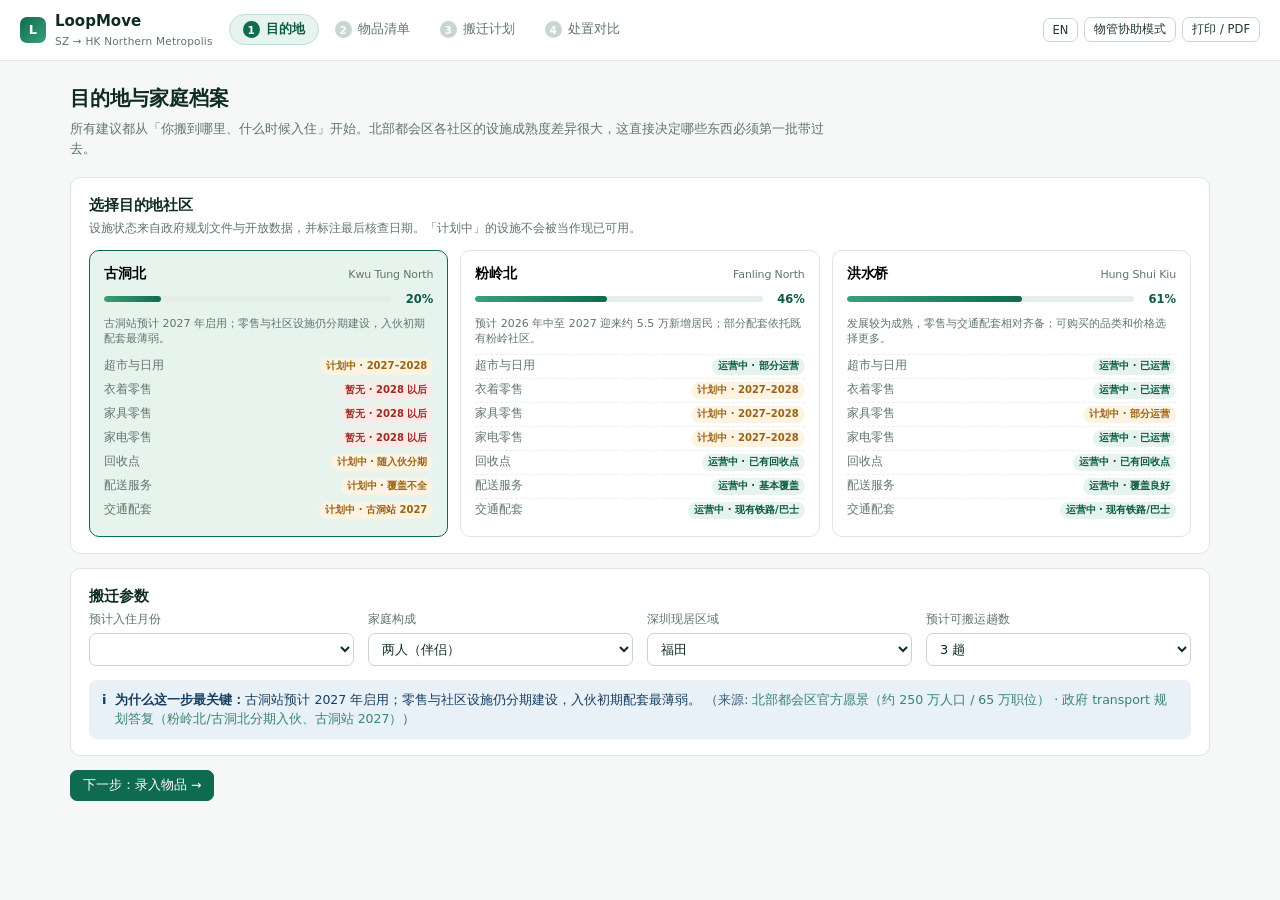
<file: loopmove-demo.html>
<!DOCTYPE html>
<html lang="zh-CN">
<head>
<meta charset="UTF-8">
<meta name="viewport" content="width=device-width, initial-scale=1">
<title>LoopMove SZ–HK · Phased Relocation & Circular Item Management</title>
<style>
:root{
  --ink:#0f2b24; --ink2:#20362f; --muted:#61746d; --line:#dde6e1; --line2:#c8d6cf;
  --brand:#0f6b4f; --brand2:#0d5a43; --brand-soft:#e7f3ed;
  --warn:#9a6314; --warn-soft:#fdf3e3;
  --danger:#9c2b22; --danger-soft:#fbeae8;
  --info:#1c4f7c; --info-soft:#e8f0f8;
  --bg:#f5f8f6; --card:#ffffff;
  --r:10px;
}
*{box-sizing:border-box}
html,body{margin:0;padding:0}
body{
  font-family:system-ui,-apple-system,"Segoe UI","PingFang SC","Hiragino Sans GB","Microsoft YaHei","Noto Sans SC",sans-serif;
  background:var(--bg); color:var(--ink); line-height:1.55; font-size:14px;
  -webkit-font-smoothing:antialiased;
}
h1,h2,h3,h4{margin:0; font-weight:650; letter-spacing:-.01em}
a{color:var(--brand); text-decoration:none}
a:hover{text-decoration:underline}
button{font-family:inherit; font-size:inherit; cursor:pointer}
.mono{font-family:ui-monospace,SFMono-Regular,Menlo,Consolas,monospace}

/* ---------- shell ---------- */
.topbar{
  position:sticky; top:0; z-index:50; background:#fff; border-bottom:1px solid var(--line);
  padding:10px 20px; display:flex; align-items:center; gap:16px; flex-wrap:wrap;
}
.brand{display:flex; align-items:center; gap:9px; font-weight:700; font-size:15px}
.logo{width:26px;height:26px;border-radius:7px;background:linear-gradient(135deg,var(--brand),#39a07a);
  display:grid;place-items:center;color:#fff;font-size:13px;font-weight:800}
.brand small{display:block;font-weight:500;font-size:10.5px;color:var(--muted);letter-spacing:.02em}
.spacer{flex:1}
.steps{display:flex; gap:2px; align-items:center; flex-wrap:wrap}
.step{
  padding:6px 13px; border-radius:20px; font-size:12.5px; color:var(--muted);
  border:1px solid transparent; background:none; display:flex; gap:6px; align-items:center; white-space:nowrap;
}
.step .n{width:17px;height:17px;border-radius:50%;background:var(--line2);color:#fff;
  display:grid;place-items:center;font-size:10.5px;font-weight:700}
.step.on{background:var(--brand-soft); color:var(--brand2); font-weight:600; border-color:#bfe0d0}
.step.on .n{background:var(--brand)}
.step.done .n{background:var(--brand2)}
.step:disabled{opacity:.45; cursor:not-allowed}
.tools{display:flex; gap:6px; align-items:center}
.btn{
  border:1px solid var(--line2); background:#fff; color:var(--ink2);
  padding:6px 12px; border-radius:7px; font-size:12.5px; font-weight:500;
}
.btn:hover{background:#f1f6f3}
.btn.primary{background:var(--brand); border-color:var(--brand); color:#fff}
.btn.primary:hover{background:var(--brand2)}
.btn.sm{padding:4px 9px; font-size:11.5px}
.btn.ghost{border-color:transparent; background:transparent; color:var(--muted)}
.btn.ghost:hover{background:#eef3f0; color:var(--ink)}
.btn:disabled{opacity:.4; cursor:not-allowed}

.wrap{max-width:1180px; margin:0 auto; padding:22px 20px 90px}
.screen{display:none}
.screen.on{display:block}
.shead{margin-bottom:18px}
.shead h2{font-size:20px}
.shead p{margin:5px 0 0; color:var(--muted); font-size:13px; max-width:760px}

.card{background:var(--card); border:1px solid var(--line); border-radius:var(--r); padding:16px 18px; margin-bottom:14px}
.card h3{font-size:14.5px; margin-bottom:3px}
.card .sub{color:var(--muted); font-size:12px; margin-bottom:12px}

/* ---------- estate picker ---------- */
.estates{display:grid; grid-template-columns:repeat(auto-fit,minmax(250px,1fr)); gap:12px}
.estate{
  border:1.5px solid var(--line); border-radius:var(--r); padding:14px; background:#fff; text-align:left;
  transition:.15s;
}
.estate:hover{border-color:var(--line2); background:#fafcfb}
.estate.on{border-color:var(--brand); background:var(--brand-soft)}
.estate h4{font-size:14px; display:flex; justify-content:space-between; align-items:baseline; gap:8px}
.estate .en{font-size:11px; color:var(--muted); font-weight:400}
.mat{display:flex; align-items:center; gap:8px; margin:9px 0 10px}
.matbar{flex:1;height:6px;border-radius:4px;background:#e6ede9;overflow:hidden}
.matfill{height:100%;background:linear-gradient(90deg,#39a07a,var(--brand));border-radius:4px}
.matv{font-size:11.5px; font-weight:700; color:var(--brand2); min-width:34px; text-align:right}
.frow{display:flex; justify-content:space-between; gap:8px; font-size:11.5px; padding:3px 0; border-top:1px dashed #eaf0ec}
.frow span:first-child{color:var(--muted)}
.pill{font-size:10px;padding:1.5px 6px;border-radius:10px;font-weight:600;white-space:nowrap}
.p-op{background:var(--brand-soft); color:var(--brand2)}
.p-pl{background:var(--warn-soft); color:var(--warn)}
.p-no{background:var(--danger-soft); color:var(--danger)}

/* ---------- forms ---------- */
.grid2{display:grid; grid-template-columns:repeat(auto-fit,minmax(220px,1fr)); gap:14px}
label.fld{display:block; font-size:12px; color:var(--muted); margin-bottom:4px; font-weight:500}
select,input[type=text],input[type=number]{
  width:100%; padding:7px 9px; border:1px solid var(--line2); border-radius:7px;
  background:#fff; font-family:inherit; font-size:13px; color:var(--ink);
}
select:focus,input:focus{outline:2px solid #bfe0d0; outline-offset:0; border-color:var(--brand)}

/* ---------- inventory ---------- */
.invbar{display:flex; gap:8px; align-items:center; flex-wrap:wrap; margin-bottom:12px}
table.tbl{width:100%; border-collapse:collapse; font-size:12.5px}
table.tbl th{
  text-align:left; font-weight:600; color:var(--muted); font-size:11px; text-transform:uppercase;
  letter-spacing:.04em; padding:8px 8px; border-bottom:1.5px solid var(--line); white-space:nowrap;
}
table.tbl td{padding:8px; border-bottom:1px solid #eef3f0; vertical-align:middle}
table.tbl tr:hover td{background:#fafcfb}
table.tbl tr.sz td{background:#fcfaf5}
.num{text-align:right; font-variant-numeric:tabular-nums}
.tag{font-size:10.5px;padding:2px 7px;border-radius:10px;background:#eef3f0;color:var(--ink2);white-space:nowrap;display:inline-block}
.tag.warn{background:var(--warn-soft); color:var(--warn)}
.tag.dang{background:var(--danger-soft); color:var(--danger)}
.tag.ok{background:var(--brand-soft); color:var(--brand2)}
.tag.info{background:var(--info-soft); color:var(--info)}
.ai{background:#f4f0fb; color:#5b3a9e}

/* ---------- trip plan ---------- */
.trips{display:grid; grid-template-columns:repeat(auto-fit,minmax(285px,1fr)); gap:13px; align-items:start}
.trip{background:#fff;border:1px solid var(--line);border-radius:var(--r);overflow:hidden}
.triph{padding:11px 14px; border-bottom:1px solid var(--line); display:flex; align-items:center; gap:9px}
.triph .ic{width:24px;height:24px;border-radius:6px;display:grid;place-items:center;font-size:12px;font-weight:800;color:#fff}
.triph h4{font-size:13.5px}
.triph .when{font-size:11px;color:var(--muted);font-weight:400}
.tripb{padding:6px 8px 10px; max-height:460px; overflow:auto}
.t1 .ic{background:var(--danger)} .t2 .ic{background:var(--brand)} .t3 .ic{background:#7b8f88}
.tbuy .ic{background:var(--info)} .tsz .ic{background:var(--warn)}
.item{
  display:flex; gap:8px; align-items:flex-start; padding:8px 7px; border-radius:7px; cursor:pointer;
  border:1px solid transparent;
}
.item:hover{background:#f4f9f6; border-color:#e2ece7}
.item .dot{width:7px;height:7px;border-radius:50%;background:var(--line2);margin-top:6px;flex:none}
.item .nm{flex:1; font-size:12.5px}
.item .nm small{display:block;color:var(--muted);font-size:10.5px;margin-top:1px}
.item .cost{font-size:11px;color:var(--muted);white-space:nowrap;font-variant-numeric:tabular-nums}
.item.ai-src .dot{background:#8b5cf6}
.empty{padding:18px 12px;text-align:center;color:var(--muted);font-size:12px}

/* ---------- trace drawer ---------- */
.mask{position:fixed;inset:0;background:rgba(15,43,36,.34);z-index:100;display:none;align-items:flex-end;justify-content:center}
.mask.on{display:flex}
.drawer{
  background:#fff;width:min(680px,100%);max-height:88vh;overflow:auto;
  border-radius:14px 14px 0 0; padding:20px 22px 26px; box-shadow:0 -8px 40px rgba(0,0,0,.16);
}
.drawer h3{font-size:16px;margin-bottom:2px}
.drawer .close{float:right}
.verdict{
  margin:12px 0 16px; padding:11px 14px; border-radius:8px; font-size:13px; font-weight:600;
  display:flex; justify-content:space-between; align-items:center; gap:10px; flex-wrap:wrap;
}
.v-move{background:var(--brand-soft); color:var(--brand2)}
.v-buy{background:var(--info-soft); color:var(--info)}
.v-sz{background:var(--warn-soft); color:var(--warn)}
.v-block{background:var(--danger-soft); color:var(--danger)}
.trace{border-left:2px solid var(--line2); margin:0 0 4px; padding-left:0}
.tr{display:flex; gap:11px; padding:8px 0 8px 13px; margin-left:-2px; border-left:2px solid transparent; position:relative}
.tr .k{
  flex:none; width:118px; font-size:11px; color:var(--muted); font-weight:600;
  letter-spacing:.02em; padding-top:1px;
}
.tr .v{flex:1; font-size:12.5px}
.tr .v b{font-weight:650}
.tr .v em{font-style:normal;color:var(--muted);font-size:11.5px;display:block;margin-top:2px}
.tr.hl{border-left-color:var(--brand); background:linear-gradient(90deg,var(--brand-soft),transparent)}
.tr.bad{border-left-color:var(--danger); background:linear-gradient(90deg,var(--danger-soft),transparent)}
.tr.wr{border-left-color:var(--warn); background:linear-gradient(90deg,var(--warn-soft),transparent)}
.calc{
  font-family:ui-monospace,Menlo,Consolas,monospace; font-size:12px; background:#f6f9f7;
  border:1px solid var(--line); border-radius:7px; padding:9px 11px; margin-top:4px; white-space:pre-wrap;
}

/* ---------- recovery ---------- */
.rcard{border:1px solid var(--line);border-radius:var(--r);background:#fff;margin-bottom:12px;overflow:hidden}
.rhead{padding:12px 15px;background:#fafcfb;border-bottom:1px solid var(--line);display:flex;gap:10px;align-items:center;flex-wrap:wrap}
.rhead h4{font-size:14px}
.rhead .cond{font-size:11px;color:var(--muted)}
.offers{display:grid;grid-template-columns:repeat(auto-fit,minmax(224px,1fr));gap:1px;background:var(--line)}
.offer{background:#fff;padding:12px 13px}
.offer.best{background:var(--brand-soft);box-shadow:inset 3px 0 0 var(--brand)}
.offer.blocked{background:#fbf8f7}
.offer .oh{display:flex;justify-content:space-between;gap:6px;align-items:baseline;margin-bottom:7px}
.offer .on{font-size:12.5px;font-weight:650}
.offer .side{font-size:10px;color:var(--muted)}
.net{font-size:19px;font-weight:750;font-variant-numeric:tabular-nums;letter-spacing:-.02em}
.net.pos{color:var(--brand)} .net.neg{color:var(--danger)} .net.zero{color:var(--muted)}
.bk{display:flex;justify-content:space-between;font-size:11.5px;padding:2.5px 0;font-variant-numeric:tabular-nums}
.bk span:first-child{color:var(--muted)}
.bl{font-weight:600}
.bk.tot{border-top:1px solid var(--line2);margin-top:4px;padding-top:5px;font-weight:700;font-size:12.5px}
.onote{font-size:11px;color:var(--muted);margin-top:8px;padding-top:7px;border-top:1px dashed #eaf0ec}
.onote.warn{color:var(--warn)}
.obad{font-size:10px;padding:2px 7px;border-radius:10px;font-weight:700;background:var(--brand);color:#fff}
.obad.r{background:var(--danger)}

.srcs{font-size:11px;color:var(--muted);margin-top:10px;padding-top:9px;border-top:1px solid var(--line)}
.srcs a{color:var(--info)}
.srcs div{padding:1.5px 0}

/* ---------- notice ---------- */
.notice{
  border-radius:8px;padding:10px 13px;font-size:12.5px;margin-bottom:12px;
  display:flex;gap:9px;align-items:flex-start;
}
.notice .ic{flex:none;font-weight:800;font-size:13px}
.n-info{background:var(--info-soft);color:#163d61}
.n-warn{background:var(--warn-soft);color:#7d4f0f}
.n-dang{background:var(--danger-soft);color:#7d2119}
.n-ok{background:var(--brand-soft);color:var(--brand2)}
.notice b{font-weight:700}

/* ---------- manage view ---------- */
body.assist{font-size:16px}
body.assist .wrap{max-width:900px}
body.assist .item,body.assist .tr{padding:12px 10px}
body.assist .btn{padding:9px 15px;font-size:14px}
body.assist .card{padding:20px}
body.assist .step{font-size:14px;padding:8px 16px}
.assistbar{display:none;background:var(--brand-soft);border-bottom:1px solid #bfe0d0;
  padding:10px 20px;font-size:13px;color:var(--brand2)}
body.assist .assistbar{display:block}
.assistbar b{font-weight:700}
body.assist .net{font-size:23px}

/* ---------- print ---------- */
@media print{
  body{background:#fff;font-size:11pt}
  .topbar,.noprint,.steps,.tools,.invbar,.mask,.drawer,.item .dot{display:none!important}
  .wrap{max-width:100%;padding:0}
  .screen{display:none!important}
  .screen.printon{display:block!important}
  .card,.trip,.rcard{break-inside:avoid;box-shadow:none}
  .trips{display:block}
  .trip{margin-bottom:10pt;page-break-inside:avoid}
  .tripb{max-height:none;overflow:visible}
  a{color:#000;text-decoration:none}
  .ph{display:block!important}
  .notice{background:#f4f4f4!important;color:#000!important;border:1px solid #ccc}
}
.ph{display:none;border-bottom:2px solid var(--brand);padding-bottom:8px;margin-bottom:16px}
.ph h1{font-size:19pt}
.ph .meta{font-size:9.5pt;color:#444;margin-top:4px}
.pfoot{display:none;margin-top:18px;padding-top:10px;border-top:1px solid #ccc;font-size:8.5pt;color:#555}
@media print{.pfoot{display:block}}
.hint{font-size:11.5px;color:var(--muted);margin-top:6px}
.gate{display:flex;gap:10px;align-items:center;font-size:13px;cursor:pointer;
  padding:10px 13px;border:1px solid var(--line2);border-radius:8px;background:#fafcfb}
.gate input{width:17px;height:17px;margin:0;accent-color:var(--brand);cursor:pointer}
.gate:hover{background:#f2f7f4}
.kbd{font-family:ui-monospace,Menlo,monospace;background:#eef3f0;border:1px solid var(--line2);
  border-radius:4px;padding:1px 5px;font-size:11px}
</style>
</head>
<body>

<div class="topbar">
  <div class="brand">
    <div class="logo">L</div>
    <div>LoopMove<small>SZ → HK Northern Metropolis</small></div>
  </div>
  <div class="steps" id="steps"></div>
  <div class="spacer"></div>
  <div class="tools">
    <button class="btn sm" id="langBtn">EN</button>
    <button class="btn sm" id="assistBtn">物管协助模式</button>
    <button class="btn sm" id="printBtn">打印 / PDF</button>
  </div>
</div>

<div class="assistbar" id="assistbar"></div>

<div class="wrap">

  <!-- ===== SCREEN 1 ===== -->
  <section class="screen on" id="s1">
    <div class="shead">
      <h2 id="t1h">目的地与家庭档案</h2>
      <p id="t1p">所有建议都从「你搬到哪里、什么时候入住」开始。北部都会区各社区的设施成熟度差异很大，这直接决定哪些东西必须第一批带过去。</p>
    </div>
    <div class="card">
      <h3 id="t1e">选择目的地社区</h3>
      <div class="sub" id="t1es">设施状态来自政府规划文件与开放数据，标注最后核查日期。「计划中」的设施不会被当作现已可用。</div>
      <div class="estates" id="estates"></div>
    </div>
    <div class="card">
      <h3 id="t1d">搬迁参数</h3>
      <div class="grid2">
        <div>
          <label class="fld" id="l-movein">预计入住月份</label>
          <select id="movein"></select>
        </div>
        <div>
          <label class="fld" id="l-household">家庭构成</label>
          <select id="household"></select>
        </div>
        <div>
          <label class="fld" id="l-origin">深圳现居区域</label>
          <select id="origin"></select>
        </div>
        <div>
          <label class="fld" id="l-trips">预计可搬运趟数</label>
          <select id="ntrips"></select>
        </div>
      </div>
      <div class="notice n-info" style="margin:14px 0 0">
        <span class="ic">i</span>
        <div id="t1note"></div>
      </div>
    </div>
    <div style="display:flex;gap:8px">
      <button class="btn primary" data-go="2" id="t1next">下一步：录入物品 →</button>
    </div>
  </section>

  <!-- ===== SCREEN 2 ===== -->
  <section class="screen" id="s2">
    <div class="shead">
      <h2 id="t2h">物品清单</h2>
      <p id="t2p">AI 只负责减轻录入负担。识别结果一律可编辑，且永远不会当作物品状况的最终判定。</p>
    </div>
    <div class="notice n-warn">
      <span class="ic">!</span>
      <div id="t2warn"></div>
    </div>
    <div class="card">
      <div class="invbar">
        <button class="btn primary sm" id="aiBtn">拍摄 / 导入照片（模拟识别）</button>
        <button class="btn sm" id="addBtn">+ 手动添加</button>
        <button class="btn sm" id="resetBtn">恢复默认清单</button>
        <div class="spacer"></div>
        <span class="hint mono" id="invcount"></span>
      </div>
      <div id="invtable"></div>
      <div class="hint" id="t2hint"></div>
    </div>
    <div class="card" id="aibox" style="display:none">
      <h3 id="t2ai">AI 识别结果（模拟）</h3>
      <div class="sub" id="t2ais">本 demo 使用预置结果，不调用真实视觉模型。注意下面第一个条目 —— 识别是错的，你可以纠正它。</div>
      <div id="airesults"></div>
      <div style="display:flex;gap:8px;margin-top:12px">
        <button class="btn primary sm" id="aiAccept">采纳并重新计算整份计划</button>
        <button class="btn sm" id="aiClose">关闭</button>
      </div>
    </div>
    <div style="display:flex;gap:8px">
      <button class="btn" data-go="1">← 返回</button>
      <button class="btn primary" data-go="3" id="t2next">生成分阶段计划 →</button>
    </div>
  </section>

  <!-- ===== SCREEN 3 ===== -->
  <section class="screen printon" id="s3">
    <div class="ph">
      <h1>LoopMove · 分阶段搬迁计划</h1>
      <div class="meta" id="phmeta"></div>
    </div>
    <div class="shead noprint">
      <h2 id="t3h">分阶段搬迁计划</h2>
      <p id="t3p">点击任意物品可展开完整决策链 —— 它为什么在这个阶段，而不是别的阶段。</p>
    </div>
    <div class="notice n-ok">
      <span class="ic">✓</span>
      <div id="t3sum"></div>
    </div>
    <div class="trips" id="trips"></div>
    <div class="card noprint">
      <h3 id="t3c">合规与不确定性提示</h3>
      <div id="t3flags"></div>
    </div>
    <div class="pfoot" id="pfoot"></div>
    <div style="display:flex;gap:8px" class="noprint">
      <button class="btn" data-go="2">← 返回清单</button>
      <button class="btn primary" data-go="4" id="t3next">查看物品处置对比 →</button>
    </div>
  </section>

  <!-- ===== SCREEN 4 ===== -->
  <section class="screen" id="s4">
    <div class="shead">
      <h2 id="t4h">循环物品处置对比</h2>
      <p id="t4p">对深圳侧不再需要的物品，逐条比较净结果。系统严格区分四种性质完全不同的「好处」。</p>
    </div>
    <div class="notice n-dang">
      <span class="ic">×</span>
      <div id="t4warn"></div>
    </div>
    <div class="card">
      <h3 id="t4gate">条件性渠道：是否打算购买新家电？</h3>
      <div class="sub" id="t4gates">以旧换新是「买新机时的折扣」，不是回收款。在你明确表示要购新之前，它不参与推荐排序 —— 这样系统才不会把补贴冒充成回收收入。</div>
      <label class="gate">
        <input type="checkbox" id="buyNewChk">
        <span id="t4gateL">我计划在深圳购买新家电（激活以旧换新补贴渠道）</span>
      </label>
      <div class="hint" id="t4gateH">试着勾选再取消，观察旧冰箱与旧洗衣机的推荐如何变化。</div>
    </div>
    <div class="card">
      <h3 id="t4leg">收益性质图例</h3>
      <div class="grid2" id="legend" style="gap:10px"></div>
    </div>
    <div id="recovery"></div>
    <div class="srcs" id="srcs4"></div>
    <div style="display:flex;gap:8px;margin-top:8px">
      <button class="btn" data-go="3">← 返回计划</button>
    </div>
  </section>

</div>

<div class="mask" id="mask"><div class="drawer" id="drawer"></div></div>

<script>
/* =====================================================================
   LoopMove demo — single file
   Layer 1: curated data (every service record carries source + last_verified)
   Layer 2: rule engine (returns decision_trace, never a bare answer)
   Layer 3: UI (4 screens + print + property-management assisted mode)
   ===================================================================== */

/* ------------------------------ sources ------------------------------ */
const SRC = {
  nm:{zh:'北部都会区官方愿景（约 250 万人口 / 65 万职位）',en:'Northern Metropolis vision (~2.5M residents / 650k jobs)',url:'https://www.nm.gov.hk/en/northern-metropolis',v:'2026-01-21'},
  phasing:{zh:'政府 transport 规划答复（粉岭北/古洞北分期入伙、古洞站 2027）',en:'Govt transport-planning reply (phased intake, Kwu Tung Stn 2027)',url:'https://www.info.gov.hk/gia/general/202601/21/P2026012100234p.htm',v:'2026-01-21'},
  furniture:{zh:'政府答复：弃置家具无独立统计，重用通常优于拆解回收',en:'Govt reply: no separate stats on discarded furniture; reuse preferred',url:'https://www.info.gov.hk/gia/general/202411/06/P2024110600261.htm',v:'2024-11-06'},
  wprs:{zh:'香港 WPRS：购买受管制电器时卖家须应要求免费移走同类旧电器（是服务，不是现金）',en:'HK PRS: seller must arrange free removal of same-class old appliance (service, not cash)',url:'https://www.epd.gov.hk/epd/english/environmentinhk/waste/pro_responsibility/index.html',v:'2026-02-10'},
  szbulky:{zh:'深圳大件家具预约收集（搬到指定临时堆放点或联系物业）',en:'Shenzhen appointment-based bulky furniture collection',url:'https://www.sz.gov.cn/ztfw/gysy/wyc_183959/wsljcl/content/post_11466542.html',v:'2026-02-10'},
  szsub:{zh:'深圳 2026 家电以旧换新：15% 补贴，单件上限 RMB 1,500（属购买补贴）',en:'Shenzhen 2026 trade-in: 15% subsidy, cap RMB1,500 (purchase subsidy)',url:'https://www.sz.gov.cn/cn/xxgk/zfxxgj/zwdt/content/post_12661713.html',v:'2026-02-10'},
  recycle:{zh:'DATA.GOV.HK 回收点数据集',en:'DATA.GOV.HK recyclable collection points',url:'https://data.gov.hk/en-data/dataset/hk-epd-recycteam-waste-less-recyclable-collection-points-data',v:'2026-02-10'},
  fehd:{zh:'DATA.GOV.HK 食环署设施与服务地点',en:'DATA.GOV.HK FEHD facility locations',url:'https://data.gov.hk/tc-data/dataset/hk-fehd-fehdlocatn-fehd-facility-and-service-locations',v:'2026-02-10'},
  emsd:{zh:'机电工程署家居电器安全指引（220V/50Hz、合规插头）',en:'EMSD household electrical product safety guidance',url:'https://wcms.emsd.gov.hk/en/electricity_safety/information_for_the_electrical_trade/electricity_news/38th_issue_oct_2025/index.html',v:'2025-10-01'},
  customs:{zh:'香港海关：废弃受管制电器进出口受管制，实际情形须向官方确认',en:'HK Customs: import/export of abandoned regulated e-equipment is controlled',url:'https://www.customs.gov.hk/en/service-enforcement-information/cargo-clearance/faqs/index.html',v:'2026-02-10'},
  pcpd:{zh:'个人资料私隐专员公署：AI 处理个人资料需持续风险评估',en:'PCPD: ongoing risk assessment where AI processes personal data',url:'https://www.pcpd.org.hk/english/news_events/media_statements/press_20260519.html',v:'2026-05-19'}
};

/* ------------------------------ estates ------------------------------ */
/* avail = 0..1 可获得性; st: op 运营中 / pl 计划中 / no 暂无 */
const ESTATES = {
  kwutung:{
    zh:'古洞北', en:'Kwu Tung North',
    note:{zh:'古洞站预计 2027 年启用；零售与社区设施仍分期建设，入伙初期配套最薄弱。',
          en:'Kwu Tung Station expected 2027; retail and community facilities still rolling out.'},
    f:{
      supermarket:{st:'pl',avail:.25,eta:{zh:'2027–2028',en:'2027–2028'},src:'phasing'},
      retail:{st:'no',avail:.12,eta:{zh:'2028 以后',en:'2028+'},src:'phasing'},
      furniture:{st:'no',avail:.05,eta:{zh:'2028 以后',en:'2028+'},src:'phasing'},
      appliance:{st:'no',avail:.10,eta:{zh:'2028 以后',en:'2028+'},src:'phasing'},
      recycling:{st:'pl',avail:.30,eta:{zh:'随入伙分期',en:'phased'},src:'recycle'},
      delivery:{st:'pl',avail:.35,eta:{zh:'覆盖不全',en:'partial'},src:'phasing'},
      transport:{st:'pl',avail:.20,eta:{zh:'古洞站 2027',en:'Station 2027'},src:'phasing'}
    }
  },
  fanling:{
    zh:'粉岭北', en:'Fanling North',
    note:{zh:'预计 2026 年中至 2027 迎来约 5.5 万新增居民；部分配套依托既有粉岭社区。',
          en:'~55k additional residents mid-2026 to 2027; partly served by existing Fanling.'},
    f:{
      supermarket:{st:'op',avail:.55,eta:{zh:'部分运营',en:'partly open'},src:'phasing'},
      retail:{st:'pl',avail:.50,eta:{zh:'2027–2028',en:'2027–2028'},src:'phasing'},
      furniture:{st:'pl',avail:.35,eta:{zh:'2027–2028',en:'2027–2028'},src:'phasing'},
      appliance:{st:'pl',avail:.30,eta:{zh:'2027–2028',en:'2027–2028'},src:'phasing'},
      recycling:{st:'op',avail:.50,eta:{zh:'已有回收点',en:'existing'},src:'recycle'},
      delivery:{st:'op',avail:.60,eta:{zh:'基本覆盖',en:'mostly'},src:'phasing'},
      transport:{st:'op',avail:.45,eta:{zh:'现有铁路/巴士',en:'rail + bus'},src:'phasing'}
    }
  },
  hungshui:{
    zh:'洪水桥', en:'Hung Shui Kiu',
    note:{zh:'发展较为成熟，零售与交通配套相对齐备；可购买的品类和价格选择更多。',
          en:'More mature; wider retail and transport provision.'},
    f:{
      supermarket:{st:'op',avail:.72,eta:{zh:'已运营',en:'operating'},src:'fehd'},
      retail:{st:'op',avail:.65,eta:{zh:'已运营',en:'operating'},src:'fehd'},
      furniture:{st:'pl',avail:.50,eta:{zh:'部分运营',en:'partly open'},src:'fehd'},
      appliance:{st:'op',avail:.58,eta:{zh:'已运营',en:'operating'},src:'fehd'},
      recycling:{st:'op',avail:.60,eta:{zh:'已有回收点',en:'existing'},src:'recycle'},
      delivery:{st:'op',avail:.70,eta:{zh:'覆盖良好',en:'good'},src:'fehd'},
      transport:{st:'op',avail:.55,eta:{zh:'现有铁路/巴士',en:'rail + bus'},src:'phasing'}
    }
  }
};

/* 日用消耗品：本地买得到就不值得占用跨境运输额度 */
const CONSUMABLE = {daily:true};

/* 品类 → 依赖的本地设施 */
const CAT2F = {
  essential:'supermarket', daily:'supermarket', kitchenware:'supermarket',
  clothing:'retail', decor:'retail',
  furniture:'furniture',
  appliance_s:'appliance', appliance_m:'appliance', appliance_l:'appliance', electronics:'appliance'
};

/* ------------------------------ catalog ------------------------------ */
/* repl = 香港重置价(HKD); cond: good/fair/poor/broken */
const CATALOG = [
  {id:'doc',  zh:'证件、签证与租约文件', en:'ID, visa & tenancy documents', cat:'essential', vol:.01,wt:1, urgency:'immediate', essential:true, repl:null, cond:'good'},
  {id:'med',  zh:'处方药（一个月量）',   en:'Prescription medication (1 month)', cat:'essential', vol:.01,wt:.5, urgency:'immediate', essential:true, repl:null, cond:'good'},
  {id:'bed',  zh:'床上用品（被、枕、床单）', en:'Bedding (quilt, pillows, sheets)', cat:'essential', vol:.14,wt:5, urgency:'immediate', essential:true, repl:700, cond:'good'},
  {id:'cl7',  zh:'基本衣物（7 天）',     en:'Basic clothing (7 days)', cat:'clothing', vol:.05,wt:4, urgency:'immediate', essential:true, repl:900, cond:'good'},
  {id:'lap',  zh:'笔记本电脑 + 充电器',  en:'Laptop + charger', cat:'electronics', vol:.01,wt:2, urgency:'immediate', essential:true, repl:8000, cond:'good', appliance:true, volt:'100–240V', plug:'USB-C', plugOk:true},
  {id:'ada',  zh:'转换插头 / 拖板',      en:'Travel adaptor / power strip', cat:'electronics', vol:.005,wt:.4, urgency:'immediate', essential:true, repl:120, cond:'good', appliance:true, volt:'—', plug:'英标', plugOk:true},
  {id:'toi',  zh:'洗漱用品与毛巾',       en:'Toiletries & towels', cat:'daily', vol:.03,wt:1.5, urgency:'high', repl:250, cond:'good'},
  {id:'cle',  zh:'清洁用品与杂物',       en:'Cleaning supplies & sundries', cat:'daily', vol:.09,wt:6, urgency:'medium', repl:220, cond:'good'},
  {id:'pot',  zh:'基本炊具（锅、刀、砧板）', en:'Basic cookware (pot, knife, board)', cat:'kitchenware', vol:.05,wt:3, urgency:'high', repl:600, cond:'good'},
  {id:'lamp', zh:'台灯',                 en:'Desk lamp', cat:'appliance_s', vol:.02,wt:1.5, urgency:'medium', repl:280, cond:'good', appliance:true, volt:'220V', plug:'国标两脚', plugOk:false},
  {id:'rice', zh:'电饭煲',               en:'Rice cooker', cat:'appliance_m', vol:.035,wt:4, urgency:'medium', repl:520, cond:'good', appliance:true, volt:'220V', plug:'国标三脚', plugOk:false, regulated:true},
  {id:'mw',   zh:'微波炉',               en:'Microwave oven', cat:'appliance_m', vol:.07,wt:12, urgency:'low', repl:900, cond:'good', appliance:true, volt:'220V', plug:'国标三脚', plugOk:false, regulated:true},
  {id:'desk', zh:'书桌',                 en:'Desk', cat:'furniture', vol:.38,wt:25, urgency:'medium', repl:1300, cond:'good'},
  {id:'mat',  zh:'床垫（1.5 米）',        en:'Mattress (1.5m)', cat:'furniture', vol:.58,wt:30, urgency:'high', repl:3600, cond:'good'},
  {id:'sofa', zh:'三人沙发',             en:'3-seater sofa', cat:'furniture', vol:2.2,wt:60, urgency:'low', repl:6200, cond:'good'},
  {id:'wdr',  zh:'衣柜',                 en:'Wardrobe', cat:'furniture', vol:1.4,wt:45, urgency:'low', repl:4200, cond:'good'},
  {id:'win',  zh:'冬季衣物与被褥',        en:'Winter clothing & quilts', cat:'clothing', vol:.16,wt:9, urgency:'low', repl:1600, cond:'good'},
  {id:'dec',  zh:'书籍与装饰品',          en:'Books & decorations', cat:'decor', vol:.18,wt:14, urgency:'low', repl:900, cond:'good'}
];

/* 深圳侧待处置物品 */
const UNWANTED = [
  {id:'fridge', zh:'旧冰箱（仍能正常使用）', en:'Old fridge (still working)', cat:'appliance_l', side:'sz', unwanted:true,
   cond:'working', vol:.85,wt:70, appliance:true, volt:'220V', plug:'国标三脚', plugOk:false, regulated:true, resale:650},
  {id:'wash',   zh:'旧洗衣机（已损坏）',    en:'Old washing machine (broken)', cat:'appliance_l', side:'sz', unwanted:true,
   cond:'broken', vol:.5,wt:55, appliance:true, volt:'220V', plug:'国标三脚', plugOk:false, regulated:true, resale:0},
  {id:'shelf',  zh:'旧书架（层板已变形）',  en:'Old bookshelf (warped shelves)', cat:'furniture', side:'sz', unwanted:true,
   cond:'poor', vol:.4,wt:18, resale:0},
  {id:'osofa',  zh:'旧沙发（布面磨损）',    en:'Old sofa (worn fabric)', cat:'furniture', side:'sz', unwanted:true,
   cond:'poor', vol:1.9,wt:55, resale:0},
  {id:'strol',  zh:'儿童推车（用旧但完好）', en:'Stroller (used, sound)', cat:'furniture', side:'sz', unwanted:true,
   cond:'fair', vol:.18,wt:9, resale:260}
];

/* ------------------------- 模拟 AI 识别结果 ------------------------- */
const AI_MOCK = [
  {guess:{zh:'餐桌',en:'Dining table'}, truth:{zh:'书桌（宜家）',en:'Desk (IKEA)'}, conf:.71, wrong:true,
   patch:{id:'desk', name:{zh:'书桌（宜家 MALM）',en:'Desk (IKEA MALM)'}, vol:.38, wt:25, cat:'furniture', urgency:'medium', repl:1300}},
  {guess:{zh:'床上用品',en:'Bedding'}, truth:{zh:'床上用品',en:'Bedding'}, conf:.94, wrong:false, patch:null},
  {guess:{zh:'电饭煲',en:'Rice cooker'}, truth:{zh:'电饭煲',en:'Rice cooker'}, conf:.88, wrong:false, patch:null}
];

/* ------------------------------ i18n ------------------------------ */
let LANG = 'zh';
const T = {
  steps:{zh:['目的地','物品清单','搬迁计划','处置对比'],en:['Destination','Inventory','Move plan','Item recovery']},
  go:{zh:'下一步',en:'Next'},
  print:{zh:'打印 / PDF',en:'Print / PDF'},
  assist:{zh:'物管协助模式',en:'Assisted mode'},
  assistOn:{zh:'退出协助模式',en:'Exit assisted'},
  hkd:{zh:'HK$',en:'HK$'},
  vol:{zh:'m³',en:'m³'},
  kg:{zh:'kg',en:'kg'},
  cond:{good:{zh:'良好',en:'Good'},fair:{zh:'尚可',en:'Fair'},poor:{zh:'较差',en:'Poor'},broken:{zh:'已损坏',en:'Broken'},working:{zh:'可用',en:'Working'}},
  urg:{immediate:{zh:'首晚必需',en:'Night 1 essential'},high:{zh:'高度急需',en:'High'},medium:{zh:'中等',en:'Medium'},low:{zh:'低优先',en:'Low priority'}},
  st:{op:{zh:'运营中',en:'Operating'},pl:{zh:'计划中',en:'Planned'},no:{zh:'暂无',en:'None'}},
  cat:{essential:{zh:'必需随身',en:'Essential'},daily:{zh:'日用品',en:'Daily'},kitchenware:{zh:'厨具',en:'Kitchenware'},
       clothing:{zh:'衣物',en:'Clothing'},decor:{zh:'书与装饰',en:'Books & decor'},furniture:{zh:'家具',en:'Furniture'},
       appliance_s:{zh:'小家电',en:'Small appliance'},appliance_m:{zh:'中型家电',en:'Appliance'},appliance_l:{zh:'大型家电',en:'Large appliance'},
       electronics:{zh:'电子产品',en:'Electronics'}},
  fac:{supermarket:{zh:'超市与日用',en:'Supermarket'},retail:{zh:'衣着零售',en:'Clothing retail'},furniture:{zh:'家具零售',en:'Furniture retail'},
       appliance:{zh:'家电零售',en:'Appliance retail'},recycling:{zh:'回收点',en:'Recycling points'},delivery:{zh:'配送服务',en:'Delivery'},transport:{zh:'交通配套',en:'Transport'}},
  trip:{
    t1:{zh:'第 1 趟 · 首晚生存',en:'Trip 1 · Immediate living',when:{zh:'入住当天',en:'Move-in day'}},
    t2:{zh:'第 2 趟 · 日常舒适',en:'Trip 2 · Daily comfort',when:{zh:'入住后 1–4 周',en:'1–4 weeks after'}},
    t3:{zh:'第 3 趟 · 安顿可选',en:'Trip 3 · Optional settlement',when:{zh:'入住后 1–3 个月',en:'1–3 months after'}},
    buy:{zh:'在香港购买',en:'Buy in Hong Kong',when:{zh:'按本地设施到位情况',en:'As local supply opens'}},
    sz:{zh:'深圳侧待办（不带走）',en:'Shenzhen action list',when:{zh:'离深前处理',en:'Before leaving Shenzhen'}}
  },
  action:{T1:{zh:'第 1 趟带走',en:'Bring on trip 1'},T2:{zh:'第 2 趟带走',en:'Bring on trip 2'},
          T3:{zh:'第 3 趟带走',en:'Bring on trip 3'},BUY:{zh:'在香港购买',en:'Buy in HK'},SZ:{zh:'深圳侧处理',en:'Handle in Shenzhen'}},
  benefit:{cash:{zh:'现金回收',en:'Cash recovery'},subsidy:{zh:'购买补贴',en:'Purchase subsidy'},
           free:{zh:'免费清运',en:'Free removal'},fee:{zh:'付费处置',en:'Paid disposal'},none:{zh:'无金钱收益',en:'No monetary gain'}},
  benNote:{cash:{zh:'真实现金收入',en:'Actual cash received'},
           subsidy:{zh:'购买新品时的折扣，不是回收款',en:'Discount on a new purchase — NOT a recycling payment'},
           free:{zh:'免费上门移走，不含任何现金',en:'Free removal service — no cash involved'},
           fee:{zh:'你需要支付费用',en:'You pay a fee'},
           none:{zh:'不产生金钱收益',en:'No money changes hands'}},
  feasible:{ok:{zh:'可操作',en:'Available'},cond:{zh:'有条件',en:'Conditional'},no:{zh:'不适用',en:'Not applicable'}},
  conf:{high:{zh:'高',en:'High'},medium:{zh:'中',en:'Medium'},low:{zh:'低',en:'Low'}}
};

/* ------------------------------ state ------------------------------ */
const S = {
  estate:'kwutung', movein:'2026-09', household:'couple', origin:'futian', ntrips:3,
  items: CATALOG.map(o=>({...o})),
  unwanted: UNWANTED.map(o=>({...o})),
  screen:1, assist:false, aiUsed:false, buyNew:false
};

const $  = s=>document.querySelector(s);
const $$ = s=>[...document.querySelectorAll(s)];
/* deep resolve: {zh,en} leaf -> string; recurse into containers */
const L  = o => {
  if(o===null||o===undefined) return o;
  if(Array.isArray(o)) return o.map(L);
  if(typeof o==='object'){
    const ks = Object.keys(o);
    if(ks.length===2 && 'zh' in o && 'en' in o) return o[LANG];
    const r = {}; for(const k of ks) r[k]=L(o[k]); return r;
  }
  return o;
};
const T_ = new Proxy({}, { get:(_,k)=>L(T[k]) });
const HKD = n => 'HK$' + Math.round(n).toLocaleString('en-US');
const RATE = {base:60, vol:900, wt:3};   // 跨境搬运分摊模型（demo 参数）
const CONDF = {good:1, fair:.7, poor:.35, broken:.05, working:.85};

/* ====================== LAYER 2: RULE ENGINE ====================== */

function transportCost(it){
  return Math.round(RATE.base + it.vol*RATE.vol + it.wt*RATE.wt);
}

/* 合规检查：电器插头/电压 + 受管制废弃电器跨境 */
function compliance(it){
  const tr = [];
  if(it.appliance){
    if(!it.plugOk){
      tr.push({k:'warn', detail:{zh:'插头为「'+it.plug+'」，不符合香港本地供应电器要求（220V/50Hz + 合规英标插头）。跨境电器未必可立即安全使用。',
                                 en:'Plug type "'+ (it.plug==='国标两脚'||it.plug==='国标三脚' ? 'GB' : it.plug) +'" does not meet HK requirements (220V/50Hz + compliant plug).'}});
    } else {
      tr.push({k:'ok', detail:{zh:'电压/插头兼容（'+it.volt+'），无需改装。',en:'Voltage/plug compatible ('+it.volt+').'}});
    }
    if(it.regulated && it.side==='sz' && it.unwanted){
      return {level:'blocked', notes:tr.concat([{k:'block', detail:{zh:'属受管制电器设备。香港对废弃受管制电器设备的进出口有管制，个人行李非贸易用途或可豁免，但实际情形须向海关/环保署确认。本系统不提供清关结论。',
        en:'Regulated electrical equipment. HK controls import/export of abandoned regulated e-equipment; personal baggage may be exempt but must be confirmed with Customs/EPD. This system gives no clearance advice.'}}]),
        src:['customs','emsd']};
    }
    return {level: tr.some(t=>t.k==='warn') ? 'caution' : 'ok', notes:tr, src:['emsd']};
  }
  return {level:'ok', notes:[{k:'ok',detail:{zh:'非电器类，无电气合规限制。',en:'Non-electrical item; no electrical compliance constraint.'}}], src:[]};
}

/* 搬迁侧决策：返回 action + trace */
function decideMove(it, ctx){
  const est = ESTATES[S.estate];
  const fkey = CAT2F[it.cat] || 'supermarket';
  const fac  = est.f[fkey];
  const cmp  = compliance(it);
  const tr   = [];

  tr.push({k:'rule', label:{zh:'① 合规检查',en:'1. Compliance'}, v:{zh:cmp.level==='blocked'?'阻断':cmp.level==='caution'?'需注意':'通过',
      en:cmp.level==='blocked'?'Blocked':cmp.level==='caution'?'Caution':'Pass'}, hl:cmp.level!=='ok', bad:cmp.level==='blocked',
      d:cmp.notes.map(n=>n.detail).concat([])});

  if(cmp.level==='blocked'){
    return {action:'SZ', trip:'sz', conf:'high', trace:tr, flags:['customs'],
      why:{zh:'受管制电器，不得凭本系统结论跨境运输 —— 转由深圳侧处置。',
           en:'Regulated appliance: must not be shipped on the basis of this system. Routed to Shenzhen handling.'}};
  }

  const urg = it.urgency;
  tr.push({k:'fact', label:{zh:'② 急迫性',en:'2. Urgency'}, v:T_.urg[urg],
    d:[{zh: it.essential ? '标记为不可替代 / 首晚必需。' : '按使用时间点排序。',
        en: it.essential ? 'Marked irreplaceable / night-one essential.' : 'Ranked by when it is actually needed.'}]});

  const avail = fac.avail;
  tr.push({k:'fact', label:{zh:'③ 目的地可获得性',en:'3. Local availability'},
    v: Math.round(avail*100)+'% · '+T_.fac[fkey],
    hl: avail<.4,
    d:[{zh: est.zh+'｜'+T_.fac[fkey]+'：'+T_.st[fac.st]+'（'+fac.eta.zh+'）',
        en: est.en+' — '+T_.fac[fkey]+': '+T_.st[fac.st]+' ('+fac.eta.en+')'}]});

  const tc = transportCost(it);
  tr.push({k:'fact', label:{zh:'④ 跨境运输成本',en:'4. Transport cost'}, v:HKD(tc),
    d:[{zh: '体积 '+it.vol+' m³ × '+RATE.vol+' + 重量 '+it.wt+' kg × '+RATE.wt+' + 基础分摊 '+RATE.base,
        en: 'Volume '+it.vol+'m³ × '+RATE.vol+' + weight '+it.wt+'kg × '+RATE.wt+' + base '+RATE.base}]});

  const repl = it.repl;
  tr.push({k:'fact', label:{zh:'⑤ 香港重置成本',en:'5. Replacement cost in HK'},
    v: repl==null ? {zh:'不可替代',en:'Irreplaceable'} : HKD(repl),
    d: repl==null ? [{zh:'无法用金钱重置（证件、药品等）。',en:'Cannot be replaced by purchase.'}]
                  : [{zh:'在香港同类购置的估计价格。',en:'Estimated price to buy equivalent in HK.'}]});

  // 两种方案的实际代价：带走只付运费；当地重购要付重置价，且本地越难买实际代价越高
  const buyEff = repl==null ? null : Math.round(repl * (1 + (1-avail)*0.8));
  const pct = Math.round(avail*100);
  const etaTxt = L(fac.eta);
  const tripOf = u => (u==='immediate'||u==='high') ? 'T1' : u==='medium' ? 'T2' : 'T3';

  let action, rule, conf='high', why, calc;

  if(repl==null || it.essential){
    action='T1'; rule='essential';
    why={zh:'不可替代或首晚必需 —— 不参与经济比较，直接进第 1 趟。',
         en:'Irreplaceable or night-one essential: excluded from the economic comparison, placed in trip 1.'};
    calc='不可替代 → 不参与经济比较\n→ Trip 1';
  }
  else if(it.appliance && !it.plugOk){
    if(avail >= .35){
      action='BUY'; rule='compliance';
      why={zh:'插头/电压不符合香港要求（'+it.plug+'），不应跨境直接使用。建议抵港后购买合规版本。',
           en:'Plug/voltage does not meet HK requirements ('+it.plug+'). Buy a compliant version after arrival instead of shipping it.'};
      calc='合规检查 = 未通过（'+it.plug+'）\n当地家电零售可获得性 '+pct+'% ≥ 35% → 可购买合规版本\n→ 在香港购买';
    } else {
      action=tripOf(urg); rule='compliance_fallback'; conf='low';
      why={zh:'电器不合规，但'+est.zh+'的'+T_.fac[fkey]+'仅 '+pct+'%（'+etaTxt+'），当地暂买不到 → 只能带走，但必须更换合规插头并经检验后使用。',
           en:'Non-compliant, but '+T_.fac[fkey]+' near '+est.en+' is only '+pct+'% ('+etaTxt+'); buying locally is not yet possible. Take it, but replace the plug and have it checked before use.'};
      calc='合规检查 = 未通过（'+it.plug+'）\n当地'+T_.fac[fkey]+'可获得性 '+pct+'% < 35% → 当地购买暂不可行\n降级：带走 + 强制安全处理\n置信度降为「低」，需人工复核';
    }
  }
  else if(CONSUMABLE[it.cat] && avail >= .5){
    action='BUY'; rule='consumable';
    why={zh:'属日用消耗品，'+est.zh+'本地超市可获得性 '+pct+'% → 抵达后购买即可，不占用跨境运输额度。',
         en:'A consumable; supermarket availability near '+est.en+' is '+pct+'%. Buy on arrival rather than spending cross-border capacity on it.'};
    calc='运输成本 '+HKD(tc)+' vs 物品价值 '+HKD(repl)+'\n本地可获得性 '+pct+'% ≥ 50% → 当地购买';
  }
  else if(tc > repl*0.6 && avail >= .4){
    action='BUY'; rule='bulky_cheap'; conf='medium';
    why={zh:'运输成本 '+HKD(tc)+' 已超过重置价 '+HKD(repl)+' 的 60%，且本地可获得性 '+pct+'% → 当地购买更合理。',
         en:'Transport '+HKD(tc)+' exceeds 60% of replacement ('+HKD(repl)+') and local availability is '+pct+'%: buying locally is better.'};
    calc='运输 '+HKD(tc)+' > 重置价 '+HKD(repl)+' × 0.6 = '+HKD(repl*0.6)+'\n本地可获得性 '+pct+'% ≥ 40%\n→ 在香港购买';
  }
  else {
    action=tripOf(urg); rule='economic';
    conf = (tc > repl*0.45) ? 'medium' : 'high';
    why={zh:'运输成本 '+HKD(tc)+' 低于当地重购的实际代价 '+HKD(buyEff)+'（重置价 '+HKD(repl)+' × 本地稀缺系数）→ 带走更划算，按急迫性排入「'+T_.action[action]+'」。',
         en:'Transport '+HKD(tc)+' is below the effective cost of rebuying ('+HKD(buyEff)+' = '+HKD(repl)+' × local scarcity factor): take it, scheduled by urgency.'};
    calc='带走成本 = 运输                '+HKD(tc)+'\n当地重购 = 重置价 '+HKD(repl)+' × (1 + (1 − '+avail.toFixed(2)+') × 0.8) = '+HKD(buyEff)+'\n'+HKD(tc)+' < '+HKD(buyEff)+'  →  带走（'+T_.action[action]+'）';
  }

  const econ = !(rule==='compliance' || rule==='compliance_fallback' || rule==='essential');
  tr.push({k:'calc', label:{zh:'⑥ 两种方案代价',en:'6. Cost of each option'},
    v: econ ? HKD(tc)+' vs '+HKD(buyEff) : {zh:'不适用 —— 由更高优先级规则决定',en:'n/a — a higher-priority rule decides this'},
    d:[ econ
      ? {zh:'带走只需付运费；当地重购要付重置价，并随本地稀缺程度放大。',
         en:'Moving costs only freight; rebuying costs the replacement price, scaled up by local scarcity.'}
      : {zh:'合规与不可替代性优先于经济比较，本条不按成本高低取舍。',
         en:'Compliance and irreplaceability outrank the economic comparison; cost does not decide this item.'}]});

  tr.push({k:'rule', label:{zh:'⑦ 决策规则',en:'7. Decision rule'}, v:L(why),
    hl:rule!=='compliance_fallback', bad:rule==='compliance_fallback', calc:calc});
  tr.push({k:'fact', label:{zh:'⑧ 置信度',en:'8. Confidence'}, v:T_.conf[conf],
    d:[ conf==='low'
      ? {zh:'存在未解决的合规问题或信息缺口，置信度降为「低」。执行前须人工复核，并向机电工程署或相关机构确认。',
         en:'An unresolved compliance issue or information gap: confidence is low. Review manually and confirm with EMSD or the relevant body before acting.'}
      : (conf==='medium'
        ? {zh:'两个方案代价较接近（运输成本超过重置价 45%），置信度为「中」，建议复核后再决定。',
           en:'The two options are close (transport exceeds 45% of replacement cost): medium confidence, review before deciding.'}
        : {zh:'规则判定明确，且不涉及未解决的合规问题。',
           en:'The rule outcome is clear and no unresolved compliance issue applies.'})]});

  return {action:action, trip:action==='BUY'?'buy':'t'+action[1], conf:conf, trace:tr, why:why,
          rule:rule, flags: cmp.level==='caution' ? ['emsd'] : [],
          numbers:{tc:tc, repl:repl, buyEff:buyEff, avail:avail}};
}

/* 处置侧：构建候选渠道并计算净结果 */
function buildOffers(it){
  const O = [];
  const spare = it.cond==='working' || it.cond==='good' || it.cond==='fair';

  // 1. 深圳二手转卖（买家自提）
  if(spare && (it.resale||0)>0){
    O.push({id:'sell', name:{zh:'深圳二手转卖（平台自提）',en:'Sell second-hand in Shenzhen (buyer collects)'}, side:'sz',
      ben:'cash', prio:3, feas:'ok',
      v:{value:it.resale, subsidy:0, transport:0, handling:0, disposal:0},
      note:{zh:'需自行议价与交接，平台不担保成交；成交价随成色浮动，须与买方最终确认。',
            en:'You negotiate and hand over yourself; no guaranteed sale. Final price must be confirmed with the buyer.'},
      src:['furniture']});
  } else {
    O.push({id:'sell', name:{zh:'深圳二手转卖（平台自提）',en:'Sell second-hand in Shenzhen (buyer collects)'}, side:'sz',
      ben:'none', prio:3, feas:'no', v:{value:0,subsidy:0,transport:0,handling:0,disposal:0},
      note:{zh:'当前成色（'+T_.cond[it.cond]+'）通常无人承接，不列入可行渠道。',
            en:'Condition ('+T_.cond[it.cond]+') is normally not accepted; excluded.'}, src:['furniture']});
  }

  // 2. 公益捐赠
  if(spare){
    O.push({id:'donate', name:{zh:'深圳公益捐赠（机构上门）',en:'Donate to charity in Shenzhen (pickup)'}, side:'sz',
      ben:'none', prio:3, feas:'cond', v:{value:0, subsidy:0, transport:0, handling:0, disposal:0},
      note:{zh:'无金钱收益。机构通常只接受成色良好、无污损的物品，需提前确认是否上门及可收品类。',
            en:'No monetary gain. Charities normally accept only clean, sound items; confirm pickup and accepted categories first.'},
      src:['furniture']});
  } else {
    O.push({id:'donate', name:{zh:'深圳公益捐赠（机构上门）',en:'Donate to charity in Shenzhen (pickup)'}, side:'sz',
      ben:'none', prio:3, feas:'no', v:{value:0,subsidy:0,transport:0,handling:0,disposal:0},
      note:{zh:'成色不达标（'+T_.cond[it.cond]+'），捐赠渠道通常不予接收。',
            en:'Condition ('+T_.cond[it.cond]+') is below typical donation acceptance.'}, src:['furniture']});
  }

  // 3. 深圳大件预约清运
  O.push({id:'bulky', name:{zh:'深圳大件家具预约清运',en:'Shenzhen bulky-item appointment collection'}, side:'sz',
    ben:'free', prio:1, feas:'cond', v:{value:0, subsidy:0, transport:0, handling:0, disposal:0},
    note:{zh:'需先自行搬到指定临时堆放点，或联系物业管理处预约安排。免费属清运服务，不含任何现金。',
          en:'Move the item to a designated temporary point first, or book via property management. Free service; no cash.'},
    src:['szbulky']});

  // 4. 家电以旧换新补贴 —— 购买补贴，不是回收款；未声明购新则不参与排序
  if(it.appliance){
    const sub = Math.round(1500 * 1.09);   // RMB 1500 上限折算 HKD（demo 汇率）
    O.push({id:'tradein', name:{zh:'深圳家电以旧换新补贴',en:'Shenzhen appliance trade-in subsidy'}, side:'sz',
      ben:'subsidy', prio:2, feas:'cond', locked: !S.buyNew,
      v:{value:0, subsidy:sub, transport:0, handling:0, disposal:0},
      note: S.buyNew
        ? {zh:'这是「购买新机时的 15% 折扣，单件上限 RMB 1,500」，不是把旧机卖掉拿钱。上面的净额不含你必须支付的新机价款，仅在你本就打算购新时才成立。',
           en:'A 15% discount on a NEW purchase (cap RMB1,500) — not payment for your old unit. The net figure excludes what you must spend on the new appliance, and only applies if you were buying one anyway.'}
        : {zh:'本渠道是购买新机的折扣，不是回收款。在你勾选「计划在深圳购买新家电」之前，它不参与推荐排序 —— 系统不会把补贴冒充成回收收入。',
           en:'This is a discount on a new purchase, not a recycling payment. It stays out of the ranking until you tick "planning to buy a new appliance" — the system never passes a subsidy off as recovery income.'},
      src:['szsub']});
  }

  // 5. 香港 WPRS 免费除旧
  if(it.regulated){
    const tc = transportCost(it);
    O.push({id:'wprs', name:{zh:'香港 WPRS 免费除旧（购新时安排）',en:'HK WPRS free removal (with new purchase)'}, side:'hk',
      ben:'free', prio:1, feas:'no', v:{value:0, subsidy:0, transport:0, handling:0, disposal:0},
      note:{zh:'在香港购买受管制电器时，卖家须应要求免费移走同类旧电器——是移除服务，不是现金付款。但本件在深圳：跨境运废弃受管制电器受管制，且运输成本约 '+HKD(tc)+'，本渠道实际不可行。',
            en:'When buying a regulated appliance in HK the seller must arrange free removal of the same class — a service, not cash. But this unit is in Shenzhen: shipping abandoned regulated e-equipment across the boundary is controlled, and transport alone is ~'+HKD(tc)+'. Not workable here.'},
      src:['wprs','customs']});
  }

  // 6. 香港付费清运
  {
    const tc = transportCost(it);
    O.push({id:'hkpaid', name:{zh:'运至香港后付费清运',en:'Ship to HK then paid disposal'}, side:'hk',
      ben:'fee', prio:0, feas: it.regulated ? 'no' : 'cond',
      v:{value:0, subsidy:0, transport:tc, handling:0, disposal:320},
      note: it.regulated
        ? {zh:'受管制电器不得凭本系统结论跨境运输，此渠道不予推荐。',en:'Regulated e-equipment must not be shipped on this system\'s advice; channel not recommended.'}
        : {zh:'跨境运输 '+HKD(tc)+' + 处置费 '+HKD(320)+'。除非物品确有留港必要，否则不划算。',
           en:'Transport '+HKD(tc)+' + disposal '+HKD(320)+'. Rarely worthwhile unless the item must reach HK.'},
      src:['customs','furniture']});
  }

  // 7. 深圳废品回收（按重量，仅损坏件）
  if(it.cond==='broken'){
    const rv = Math.round(it.wt * 2.2);
    O.push({id:'scrap', name:{zh:'深圳废品回收（按重量）',en:'Shenzhen scrap recycling (by weight)'}, side:'sz',
      ben:'cash', prio:2, feas:'ok', v:{value:rv, subsidy:0, transport:0, handling:0, disposal:0},
      note:{zh:'按 '+it.wt+' kg × 约 HK$2.2/kg 估算的废金属回收价，实际价格随行情浮动。',
            en:'Estimated at '+it.wt+'kg × ~HK$2.2/kg scrap metal; actual price fluctuates.'}, src:['szbulky']});
  }

  O.forEach(o=>{ o.net = o.v.value + o.v.subsidy - o.v.transport - o.v.handling - o.v.disposal; });
  // 排序：先看净结果，净结果相同时优先「重用 > 回收 > 处置」（政府口径：家具重用通常优于拆解回收）
  const viable = O.filter(o=>o.feas!=='no' && !o.locked);
  const best = viable.slice().sort((a,b)=>(b.net-a.net)||((b.prio||0)-(a.prio||0)))[0] || O[0];
  O.forEach(o=>{ o.best = (o===best && o.feas!=='no' && !o.locked); });
  return {offers:O, best:best};
}

/* ====================== LAYER 3: RENDER ====================== */

function renderSteps(){
  $('#steps').innerHTML = T_.steps.map((s,i)=>{
    const n=i+1, on=S.screen===n, done=S.screen>n;
    return '<button class="step '+(on?'on':'')+' '+(done?'done':'')+'" data-go="'+n+'"><span class="n">'+(done?'✓':n)+'</span>'+s+'</button>';
  }).join('');
}

/* ---------- screen 1 ---------- */
function renderEstates(){
  $('#estates').innerHTML = Object.entries(ESTATES).map(([k,e])=>{
    const vals = Object.values(e.f);
    const mat = vals.reduce((a,b)=>a+b.avail,0)/vals.length;
    const rows = Object.entries(e.f).map(([fk,f])=>
      '<div class="frow"><span>'+T_.fac[fk]+'</span><span class="pill p-'+(f.st==='op'?'op':f.st==='pl'?'pl':'no')+'">'+T_.st[f.st]+' · '+L(f.eta)+'</span></div>'
    ).join('');
    return '<button class="estate '+(S.estate===k?'on':'')+'" data-estate="'+k+'">'+
      '<h4>'+e.zh+'<span class="en">'+e.en+'</span></h4>'+
      '<div class="mat"><div class="matbar"><div class="matfill" style="width:'+Math.round(mat*100)+'%"></div></div>'+
      '<span class="matv">'+Math.round(mat*100)+'%</span></div>'+
      '<div style="font-size:11px;color:var(--muted);margin-bottom:8px">'+L(e.note)+'</div>'+
      rows+'</button>';
  }).join('');
}

const MOVEIN = (()=>{const a=[];for(let y=2026;y<=2028;y++)for(let m=1;m<=12;m+=3){a.push(y+'-'+String(m).padStart(2,'0'));}return a;})();
const HH = [{k:'single',zh:'单人',en:'Single'},{k:'couple',zh:'两人（伴侣）',en:'Couple'},{k:'family',zh:'家庭（含儿童）',en:'Family with children'},{k:'elderly',zh:'与长辈同住',en:'With elderly'}];
const ORIGIN = [{k:'futian',zh:'福田',en:'Futian'},{k:'nanshan',zh:'南山',en:'Nanshan'},{k:'longhua',zh:'龙华',en:'Longhua'},{k:'baoan',zh:'宝安',en:"Bao'an"},{k:'luohu',zh:'罗湖',en:'Luohu'}];
const NTR = [2,3,4,5];

function fillSelects(){
  $('#movein').innerHTML = MOVEIN.map(m=>'<option value="'+m+'">'+m+'</option>').join('');
  $('#household').innerHTML = HH.map(o=>'<option value="'+o.k+'">'+o[LANG]+'</option>').join('');
  $('#origin').innerHTML = ORIGIN.map(o=>'<option value="'+o.k+'">'+o[LANG]+'</option>').join('');
  $('#ntrips').innerHTML = NTR.map(n=>'<option value="'+n+'">'+n+' 趟</option>').join('');
  $('#movein').value=S.movein; $('#household').value=S.household; $('#origin').value=S.origin; $('#ntrips').value=S.ntrips;
}

function renderS1(){
  renderEstates();
  const e = ESTATES[S.estate];
  $('#t1note').innerHTML = '<b>'+L({zh:'为什么这一步最关键',en:'Why this step matters'})+'：</b>' + L(e.note) +
    ' <span style="opacity:.8">（'+L({zh:'来源',en:'Source'})+': '+srcLink('nm')+' · '+srcLink('phasing')+'）</span>';
}

function srcLink(k){
  const s = SRC[k]; if(!s) return '';
  return '<a href="'+s.url+'" target="_blank" rel="noopener">'+s[LANG]+'</a>';
}

/* ---------- screen 2 ---------- */
function allItems(){ return S.items.concat(S.unwanted); }

function renderInventory(){
  const rows = S.items.map(it=>{
    const cmp = compliance(it);
    const flagtags = [];
    if(it.appliance && !it.plugOk) flagtags.push('<span class="tag warn">'+(LANG==='zh'?'插头不符':'Plug non-compliant')+'</span>');
    if(it.regulated) flagtags.push('<span class="tag info">'+(LANG==='zh'?'受管制电器':'Regulated')+'</span>');
    if(it.aiTouched) flagtags.push('<span class="tag ai">'+(LANG==='zh'?'AI 已识别':'AI tagged')+'</span>');
    return '<tr data-id="'+it.id+'">'+
      '<td><b>'+L({zh:it.zh,en:it.en})+'</b><br><span class="tag">'+T_.cat[it.cat]+'</span></td>'+
      '<td>'+T_.cond[it.cond]+'</td>'+
      '<td class="num">'+it.vol+' / '+it.wt+'</td>'+
      '<td>'+T_.urg[it.urgency]+'</td>'+
      '<td class="num">'+(it.repl==null?'—':HKD(it.repl))+'</td>'+
      '<td>'+flagtags.join(' ')+'</td>'+
      '<td class="num"><button class="btn sm ghost" data-edit="'+it.id+'">'+(LANG==='zh'?'编辑':'Edit')+'</button></td>'+
    '</tr>';
  }).join('');
  const urows = S.unwanted.map(it=>{
    const tags = ['<span class="tag">'+(LANG==='zh'?'深圳侧':'In Shenzhen')+'</span>'];
    if(it.regulated) tags.push('<span class="tag info">'+(LANG==='zh'?'受管制电器':'Regulated')+'</span>');
    return '<tr class="sz" data-id="'+it.id+'">'+
      '<td><b>'+L({zh:it.zh,en:it.en})+'</b><br>'+tags.join(' ')+'</td>'+
      '<td>'+T_.cond[it.cond]+'</td>'+
      '<td class="num">'+it.vol+' / '+it.wt+'</td>'+
      '<td>'+(LANG==='zh'?'待处置':'To handle')+'</td>'+
      '<td class="num">—</td>'+
      '<td><span class="tag dang">'+(LANG==='zh'?'不带走':'Not moved')+'</span></td>'+
      '<td class="num"><button class="btn sm ghost" data-edit="'+it.id+'">'+(LANG==='zh'?'编辑':'Edit')+'</button></td>'+
    '</tr>';
  }).join('');

  $('#invtable').innerHTML =
    '<table class="tbl"><thead><tr><th>'+(LANG==='zh'?'物品':'Item')+'</th><th>'+(LANG==='zh'?'状况':'Condition')+
    '</th><th class="num">'+(LANG==='zh'?'体积/重量':'m³ / kg')+'</th><th>'+(LANG==='zh'?'急迫性':'Urgency')+
    '</th><th class="num">'+(LANG==='zh'?'香港重置价':'HK replacement')+'</th><th>'+(LANG==='zh'?'标记':'Flags')+'</th><th></th></tr></thead>'+
    '<tbody>'+rows+urows+'</tbody></table>';

  $('#invcount').textContent = S.items.length+' + '+S.unwanted.length+' '+(LANG==='zh'?'件（含深圳侧待处置）':'items (incl. Shenzhen-side)');
}

function renderAIBox(){
  $('#airesults').innerHTML = AI_MOCK.map((m,i)=>{
    const ok = !m.wrong;
    return '<div style="border:1px solid '+(ok?'var(--line)':'#e5d4f5')+';background:'+(ok?'#fff':'#faf7fe')+
      ';border-radius:8px;padding:11px 13px;margin-bottom:9px">'+
      '<div style="display:flex;justify-content:space-between;gap:10px;align-items:center;flex-wrap:wrap">'+
        '<div><b>'+L(m.guess)+'</b> <span class="tag '+(ok?'ok':'ai')+'">'+(ok?(LANG==='zh'?'已确认':'Confirmed'):(LANG==='zh'?'识别有误':'Misidentified'))+'</span>'+
        '<div style="font-size:11px;color:var(--muted);margin-top:2px">'+(LANG==='zh'?'置信度':'Confidence')+' '+Math.round(m.conf*100)+'%</div></div>'+
        (ok?'':'<button class="btn sm" data-fix="'+i+'">'+(LANG==='zh'?'纠正为「'+L(m.truth)+'」':'Correct to "'+L(m.truth)+'"')+'</button>')+
      '</div>'+
      (ok?'':'<div style="font-size:11.5px;color:#5b3a9e;margin-top:7px">'+
        (LANG==='zh'?'系统提示：AI 无法判定物品状况与是否被机构接受，识别结果必须由你确认。':'System note: AI cannot judge condition or acceptance by an organisation. You must confirm.')+
        '</div>')+
    '</div>';
  }).join('');
}

/* ---------- screen 3 ---------- */
function computePlan(){
  const out = {t1:[],t2:[],t3:[],buy:[],sz:[]};
  S.items.forEach(it=>{ const d = decideMove(it); out[d.trip].push({it:it, d:d}); });
  S.unwanted.forEach(it=>{ out.sz.push({it:it, d:{action:'SZ', trip:'sz', conf:'high'}}); });
  return out;
}

function renderPlan(){
  const plan = computePlan();
  const defs = [['t1','t1'],['t2','t2'],['t3','t3'],['buy','buy'],['sz','sz']];
  $('#trips').innerHTML = defs.map(([k,cls])=>{
    const t = T_.trip[k];
    const list = plan[k];
    const body = list.length ? list.map(x=>
      '<div class="item'+(x.it.aiTouched?' ai-src':'')+'" data-open="'+x.it.id+'">'+
        '<div class="dot"></div><div class="nm">'+L({zh:x.it.zh,en:x.it.en})+
          '<small>'+T_.cat[x.it.cat]+(x.it.appliance&&!x.it.plugOk?' · '+(LANG==='zh'?'插头需注意':'plug caution'):'')+'</small></div>'+
        '<div class="cost">'+(k==='sz'||k==='buy' ? '' : HKD(x.d.numbers?x.d.numbers.tc:transportCost(x.it)))+'</div>'+
      '</div>').join('')
      : '<div class="empty">'+(LANG==='zh'?'本阶段无物品':'Nothing in this stage')+'</div>';
    const ic = k==='t1'?'1':k==='t2'?'2':k==='t3'?'3':k==='buy'?'$':'深';
    return '<div class="trip '+cls+'"><div class="triph"><div class="ic">'+ic+'</div>'+
      '<div><h4>'+t[LANG]+'</h4><span class="when">'+L(t.when)+'</span></div></div>'+
      '<div class="tripb">'+body+'</div></div>';
  }).join('');

  const moved = plan.t1.length+plan.t2.length+plan.t3.length;
  const vol = plan.t1.concat(plan.t2,plan.t3).reduce((a,b)=>a+b.it.vol,0);
  const saved = plan.buy.reduce((a,b)=>a+(b.d.numbers?b.d.numbers.tc:0),0);
  $('#t3sum').innerHTML = '<b>'+(LANG==='zh'?'计划已生成':'Plan generated')+'：</b>'+
    (LANG==='zh'
      ? '共 '+allItems().length+' 件物品。带走 '+moved+' 件（合计约 '+vol.toFixed(2)+' m³），'+plan.buy.length+' 件建议香港购买，'+S.unwanted.length+' 件转入深圳侧处置。相比全部带走，预计节省跨境运输约 '+HKD(saved)+'。'
      : allItems().length+' items. '+moved+' to move (~'+vol.toFixed(2)+' m³), '+plan.buy.length+' to buy in HK, '+S.unwanted.length+' routed to Shenzhen handling. Estimated transport saving vs moving everything: ~'+HKD(saved)+'.');

  const flags = [];
  S.items.concat(S.unwanted).forEach(it=>{
    const c = compliance(it);
    if(c.level!=='ok'){
      const line = c.notes.filter(n=>n.k!=='ok').map(n=>L(n.detail)).join(' ');
      flags.push({it:it, level:c.level, text:line, src:c.src});
    }
  });
  $('#t3flags').innerHTML = flags.length ? flags.map(f=>{
    const cls = f.level==='blocked'?'n-dang':'n-warn';
    return '<div class="notice '+cls+'" style="margin-bottom:8px"><span class="ic">'+(f.level==='blocked'?'×':'!')+'</span><div>'+
      '<b>'+L({zh:f.it.zh,en:f.it.en})+'</b> — '+f.text+
      '<div class="srcs">'+f.src.map(srcLink).join(' · ')+'</div></div></div>';
  }).join('') : '<div class="hint">'+(LANG==='zh'?'无合规提示。':'No compliance flags.')+'</div>';

  const e = ESTATES[S.estate];
  $('#phmeta').innerHTML = (LANG==='zh'?'目的地':'Destination')+': '+e.zh+'（'+e.en+'） · '+
    (LANG==='zh'?'入住':'Move-in')+': '+S.movein+' · '+
    (LANG==='zh'?'生成日期':'Generated')+': '+new Date().toISOString().slice(0,10)+' · '+
    (LANG==='zh'?'本计划为决策支持，不构成清关或法律意见':'Decision support only; not customs or legal advice');
  $('#pfoot').innerHTML = (LANG==='zh'
    ? '运输成本为 demo 估算参数（基础 HK$'+RATE.base+' + HK$'+RATE.vol+'/m³ + HK$'+RATE.wt+'/kg），正式版本须以实际报价替换。所有设施状态标注最后核查日期，计划中设施不得视为现已可用。'
    : 'Transport costs are demo parameters (base HK$'+RATE.base+' + HK$'+RATE.vol+'/m³ + HK$'+RATE.wt+'/kg). Planned facilities must not be treated as available.');
}

/* ---------- screen 4 ---------- */
function renderRecovery(){
  const chk = $('#buyNewChk'); if(chk) chk.checked = S.buyNew;
  $('#recovery').innerHTML = S.unwanted.map(it=>{
    const {offers,best} = buildOffers(it);
    const cards = offers.map(o=>{
      const n = o.net;
      const cls = n>0?'pos':n<0?'neg':'zero';
      return '<div class="offer '+(o.best?'best':'')+' '+(o.feas==='no'||o.locked?'blocked':'')+'">'+
        '<div class="oh"><div><div class="on">'+L(o.name)+'</div><div class="side">'+
          (o.side==='sz'?(LANG==='zh'?'深圳渠道':'Shenzhen'):(LANG==='zh'?'香港渠道':'Hong Kong'))+
          ' · '+T_.feasible[o.feas]+'</div></div>'+
          (o.best?'<span class="obad">'+(LANG==='zh'?'推荐':'BEST')+'</span>':
            (o.feas==='no'?'<span class="obad r">'+(LANG==='zh'?'不适用':'N/A')+'</span>':
              (o.locked?'<span class="obad r" style="background:#8a9490">'+(LANG==='zh'?'需先购新':'Needs new purchase')+'</span>':'')))+
        '</div>'+
        '<div class="net '+cls+'">'+(n>0?'+':n<0?'−':'')+HKD(Math.abs(n)).replace('HK$','HK$')+'</div>'+
        '<div style="font-size:11px;color:var(--muted);margin-bottom:7px">'+
          '<span class="tag '+(o.ben==='cash'?'ok':o.ben==='subsidy'?'info':o.ben==='free'?'':'warn')+'">'+T_.benefit[o.ben]+'</span>'+
        '</div>'+
        '<div class="bk"><span>'+(LANG==='zh'?'转卖/回收价值':'Recovery value')+'</span><span class="bl">+'+(o.v.value?HKD(o.v.value):'0')+'</span></div>'+
        (o.v.subsidy?'<div class="bk"><span>'+(LANG==='zh'?'购买补贴（非回收款）':'Purchase subsidy (not recycling)')+'</span><span class="bl">+'+HKD(o.v.subsidy)+'</span></div>':'')+
        (o.v.transport?'<div class="bk"><span>'+(LANG==='zh'?'运输费':'Transport')+'</span><span class="bl" style="color:var(--danger)">−'+HKD(o.v.transport)+'</span></div>':'')+
        (o.v.handling?'<div class="bk"><span>'+(LANG==='zh'?'处理费':'Handling')+'</span><span class="bl" style="color:var(--danger)">−'+HKD(o.v.handling)+'</span></div>':'')+
        (o.v.disposal?'<div class="bk"><span>'+(LANG==='zh'?'处置费':'Disposal fee')+'</span><span class="bl" style="color:var(--danger)">−'+HKD(o.v.disposal)+'</span></div>':'')+
        '<div class="bk tot"><span>'+(LANG==='zh'?'净结果':'Net result')+'</span><span>'+(n>0?'+':n<0?'−':'')+HKD(Math.abs(n))+'</span></div>'+
        '<div class="onote'+(o.ben==='subsidy'?' warn':'')+'">'+L(o.note)+'</div>'+
        '<div class="srcs">'+o.src.map(srcLink).join(' · ')+'</div>'+
      '</div>';
    }).join('');
    return '<div class="rcard"><div class="rhead"><h4>'+L({zh:it.zh,en:it.en})+'</h4>'+
      '<span class="cond">'+T_.cond[it.cond]+' · '+it.vol+' m³ · '+it.wt+' kg</span>'+
      (it.regulated?'<span class="tag info">'+(LANG==='zh'?'受管制电器':'Regulated')+'</span>':'')+
      '</div><div class="offers">'+cards+'</div></div>';
  }).join('');

  $('#legend').innerHTML = Object.keys(T_.benefit).map(k=>
    '<div style="display:flex;gap:8px;align-items:flex-start"><span class="tag '+(k==='cash'?'ok':k==='subsidy'?'info':k==='fee'?'warn':'')+'">'+T_.benefit[k]+'</span>'+
    '<span style="font-size:11.5px;color:var(--muted)">'+T_.benNote[k]+'</span></div>').join('');

  $('#srcs4').innerHTML = '<b>'+(LANG==='zh'?'数据源与核查日期':'Sources & verification dates')+'</b>'+
    ['wprs','szsub','szbulky','furniture','customs'].map(k=>{
      const s=SRC[k];
      return '<div>· '+srcLink(k)+' <span class="mono">('+(LANG==='zh'?'核查':'verified')+' '+s.v+')</span></div>';
    }).join('');
}

/* ---------- drawer: decision trace ---------- */
function openTrace(id){
  const it = allItems().find(x=>x.id===id); if(!it) return;
  const d = decideMove(it);
  const isSZ = it.unwanted;
  const vcls = d.action==='SZ'?'v-sz':d.action==='BUY'?'v-buy':'v-move';
  const traceHtml = d.trace.map(t=>{
    const cls = t.bad?'bad':t.wr?'wr':(t.hl?'hl':'');
    const dets = (t.d||[]).filter(x=>L(x)).map(x=>'<em>'+L(x)+'</em>').join('');
    return '<div class="tr '+cls+'"><div class="k">'+L(t.label)+'</div><div class="v"><b>'+L(t.v)+'</b>'+dets+
      (t.calc?'<div class="calc">'+t.calc+'</div>':'')+'</div></div>';
  }).join('');

  let extra = '';
  if(isSZ){
    const {offers,best} = buildOffers(it);
    extra = '<div style="margin-top:14px"><h4 style="font-size:13px;margin-bottom:8px">'+
      (LANG==='zh'?'处置渠道对比':'Recovery channels')+'</h4>'+
      '<div class="calc">'+offers.filter(o=>o.feas!=='no').map(o=>
        L(o.name)+' → '+(o.net>0?'+':o.net<0?'−':'')+HKD(Math.abs(o.net))).join('\n')+
      '\n\n'+(LANG==='zh'?'推荐':'Recommended')+': '+L(best.name)+'</div></div>';
  }

  $('#drawer').innerHTML =
    '<button class="btn sm ghost close" data-close="1">'+(LANG==='zh'?'关闭 ✕':'Close ✕')+'</button>'+
    '<h3>'+L({zh:it.zh,en:it.en})+'</h3>'+
    '<div style="font-size:11.5px;color:var(--muted)">'+T_.cat[it.cat]+' · '+T_.cond[it.cond]+' · '+it.vol+' m³ · '+it.wt+' kg'+
      (it.appliance?' · '+it.volt+' · '+it.plug:'')+'</div>'+
    '<div class="verdict '+vcls+'"><span>'+(LANG==='zh'?'建议动作':'Recommended action')+'：'+T_.action[d.action]+'</span>'+
      '<span class="pill p-op" style="background:rgba(255,255,255,.7)">'+(LANG==='zh'?'置信度':'Confidence')+' '+T_.conf[d.conf]+'</span></div>'+
    '<div class="trace">'+traceHtml+'</div>'+ extra +
    '<div class="notice n-info" style="margin-top:14px"><span class="ic">i</span><div>'+
      (LANG==='zh'?'以上每一条都由规则与已核实数据得出，不是生成式 AI 的自由回答。涉及补贴、费用与资格的结论，须与提供方最终确认。':
                  'Every line above comes from rules and verified data — not a generative guess. Subsidies, fees and eligibility must be confirmed with the provider.')+
    '</div></div>'+
    '<div class="srcs">'+['nm','phasing','recycle','emsd','customs'].map(srcLink).join(' · ')+'</div>';
  $('#mask').classList.add('on');
}

/* ---------- i18n text application ---------- */
function applyText(){
  const z = LANG==='zh';
  document.documentElement.lang = z?'zh-CN':'en';
  $('#langBtn').textContent = z?'EN':'中文';
  $('#assistBtn').textContent = S.assist?(z?'退出协助模式':'Exit assisted'):(z?'物管协助模式':'Assisted mode');
  $('#printBtn').textContent = z?'打印 / PDF':'Print / PDF';
  const set=(id,a,b)=>{const el=$(id); if(el) el.innerHTML = z?a:b;};

  set('#assistbar','<b>物管协助模式</b> — 工作人员可代居民填写与讲解。本模式只要求屋苑与大致位置，不收集完整门牌地址；不收集身份证件或银行资料；居民可随时要求退出。',
               '<b>Assisted mode</b> — staff can fill this in with the resident. Only estate and approximate location are collected, never a full address or ID/bank data. The resident can stop at any time.');
  set('#t1h','目的地与家庭档案','Destination & household profile');
  set('#t1p','所有建议都从「你搬到哪里、什么时候入住」开始。北部都会区各社区的设施成熟度差异很大，这直接决定哪些东西必须第一批带过去。',
            'Every recommendation starts from where you are moving and when. Facility maturity differs sharply across Northern Metropolis communities, and that decides what must travel on trip one.');
  set('#t1e','选择目的地社区','Choose the destination community');
  set('#t1es','设施状态来自政府规划文件与开放数据，并标注最后核查日期。「计划中」的设施不会被当作现已可用。',
             'Facility status comes from government plans and open data, each with a last-verified date. Planned facilities are never treated as currently available.');
  set('#t1d','搬迁参数','Move parameters');
  set('#l-movein','预计入住月份','Expected move-in month');
  set('#l-household','家庭构成','Household');
  set('#l-origin','深圳现居区域','Current district in Shenzhen');
  set('#l-trips','预计可搬运趟数','Trips you can make');
  set('#t1next','下一步：录入物品 →','Next: inventory →');

  set('#t2h','物品清单','Inventory');
  set('#t2p','AI 只负责减轻录入负担。识别结果一律可编辑，且永远不会当作物品状况的最终判定。',
            'AI only reduces typing effort. Every recognition result is editable, and never treated as a final condition assessment.');
  set('#t2warn','<b>隐私边界：</b>系统只收集屋苑或大致位置，不要求完整门牌地址；图片默认去除元数据并在识别后删除原图；不收集身份证件或银行资料；上传内容不会用于模型训练，除非另行取得明确同意。',
               '<b>Privacy boundary:</b> the system collects an estate or approximate location, not a full address. Image metadata is stripped and originals deleted after classification. No ID documents or bank data. Uploads are never used for training without separate opt-in consent.');
  set('#aiBtn','拍摄 / 导入照片（模拟识别）','Scan / import photos (simulated)');
  set('#addBtn','+ 手动添加','+ Add manually');
  set('#resetBtn','恢复默认清单','Reset to default list');
  set('#t2hint','点击任意行的「编辑」可修改状况、体积重量与电器参数。修改后整份计划会重新计算。',
               'Use "Edit" on any row to change condition, volume, weight or electrical attributes. The whole plan is recalculated.');
  set('#t2ai','AI 识别结果（模拟）','AI recognition results (simulated)');
  set('#t2ais','本 demo 使用预置结果，不调用真实视觉模型。注意下面第一个条目 —— 识别是错的，你可以纠正它。',
               'This demo uses preset results and calls no real vision model. Note the first entry — the recognition is wrong, and you can correct it.');
  set('#aiAccept','采纳并重新计算整份计划','Accept & recalculate the whole plan');
  set('#aiClose','关闭','Close');
  set('#t2next','生成分阶段计划 →','Generate phased plan →');

  set('#t3h','分阶段搬迁计划','Phased relocation plan');
  set('#t3p','点击任意物品可展开完整决策链 —— 它为什么在这个阶段，而不是别的阶段。',
            'Click any item to open its full decision trace — why it sits in this stage and not another.');
  set('#t3c','合规与不确定性提示','Compliance & uncertainty flags');
  set('#t3next','查看物品处置对比 →','See item recovery comparison →');

  set('#t4h','循环物品处置对比','Circular item recovery comparison');
  set('#t4p','对深圳侧不再需要的物品，逐条比较净结果。系统严格区分四种性质完全不同的「好处」。',
            'For items left behind in Shenzhen, each option is compared on net result. The system strictly separates four very different kinds of "benefit".');
  set('#t4warn','<b>关键修正：</b>「回收」不等于「拿到钱」。渠道可能是现金回收、购买新品的折扣补贴、免费上门清运，也可能是你需要付费的处置。系统按 <span class="mono">净结果 = 转卖/回收价值 + 适用补贴 − 运输费 − 处理费 − 处置费</span> 逐项拆解。',
               '<b>Key correction:</b> recycling does not mean getting paid. A channel may be cash recovery, a discount on a new purchase, free removal — or a fee you pay. The system breaks down <span class="mono">net = recovery value + applicable subsidy − transport − handling − disposal fee</span> line by line.');
  set('#t4gate','条件性渠道：是否打算购买新家电？','Conditional channel: are you buying a new appliance?');
  set('#t4gates','以旧换新是「买新机时的折扣」，不是回收款。在你明确表示要购新之前，它不参与推荐排序 —— 这样系统才不会把补贴冒充成回收收入。',
               'Trade-in is a discount on a NEW purchase, not a recycling payment. It stays out of the ranking until you say you are buying new — so the system never passes a subsidy off as recovery income.');
  set('#t4gateL','我计划在深圳购买新家电（激活以旧换新补贴渠道）','I plan to buy a new appliance in Shenzhen (activates the trade-in channel)');
  set('#t4gateH','试着勾选再取消，观察旧冰箱与旧洗衣机的推荐如何变化。','Tick and untick it to watch the recommendation for the fridge and washing machine change.');
  set('#t4leg','收益性质图例','What each benefit actually means');
}

/* ---------- navigation ---------- */
function go(n){
  S.screen = n;
  $$('.screen').forEach(s=>s.classList.remove('on'));
  $('#s'+n).classList.add('on');
  renderSteps();
  window.scrollTo({top:0,behavior:'smooth'});
}

function renderAll(){
  renderSteps(); renderS1(); fillSelects(); renderInventory(); renderAIBox(); renderPlan(); renderRecovery(); applyText();
}

/* ---------- events ---------- */
document.addEventListener('click', e=>{
  const t = e.target.closest('[data-go],[data-estate],[data-open],[data-close],[data-edit],[data-fix]');
  if(!t) return;
  if(t.dataset.go){ go(+t.dataset.go); return; }
  if(t.dataset.estate){ S.estate=t.dataset.estate; renderEstates(); renderS1(); renderPlan(); return; }
  if(t.dataset.open){ openTrace(t.dataset.open); return; }
  if(t.dataset.close){ $('#mask').classList.remove('on'); return; }
  if(t.dataset.edit){ editItem(t.dataset.edit); return; }
  if(t.dataset.fix){
    const m = AI_MOCK[+t.dataset.fix];
    const it = S.items.find(x=>x.id===m.patch.id);
    if(it){ Object.assign(it, m.patch); it.zh=m.patch.name.zh; it.en=m.patch.name.en; it.aiTouched=true; it.aiCorrected=true; }
    m.wrong=false; m.conf=.98;
    renderAIBox(); renderInventory(); renderPlan(); renderRecovery();
    return;
  }
});
$('#mask').addEventListener('click', e=>{ if(e.target.id==='mask') $('#mask').classList.remove('on'); });

$('#langBtn').addEventListener('click', ()=>{ LANG = LANG==='zh'?'en':'zh'; renderAll(); });
$('#assistBtn').addEventListener('click', ()=>{
  S.assist = !S.assist; document.body.classList.toggle('assist', S.assist); applyText();
});
$('#printBtn').addEventListener('click', ()=>{
  const was = S.screen;
  go(3); $$('.screen').forEach(s=>s.classList.remove('printon')); $('#s3').classList.add('printon');
  setTimeout(()=>{ window.print(); }, 120);
});

$('#aiBtn').addEventListener('click', ()=>{ $('#aibox').style.display='block'; S.aiUsed=true; renderAIBox(); });
$('#aiClose').addEventListener('click', ()=>{ $('#aibox').style.display='none'; });
$('#aiAccept').addEventListener('click', ()=>{
  AI_MOCK.forEach(m=>{ if(!m.wrong && m.patch){ const it=S.items.find(x=>x.id===m.patch.id); if(it) it.aiTouched=true; } });
  $('#aibox').style.display='none'; renderInventory(); renderPlan(); renderRecovery();
  go(3);
});
$('#resetBtn').addEventListener('click', ()=>{ S.items = CATALOG.map(o=>({...o})); S.unwanted = UNWANTED.map(o=>({...o})); renderInventory(); renderPlan(); renderRecovery(); });
$('#addBtn').addEventListener('click', ()=>{
  const z = LANG==='zh';
  const nm = prompt(z?'物品名称（中文）':'Item name'); if(!nm) return;
  const vol = parseFloat(prompt(z?'体积（m³，例如 0.3）':'Volume in m³ (e.g. 0.3)','0.2')) || .2;
  const wt  = parseFloat(prompt(z?'重量（kg）':'Weight in kg','10')) || 10;
  const rp  = parseFloat(prompt(z?'香港重置价（HKD，无可替代请留空）':'HK replacement cost (HKD, blank if irreplaceable)','800')) || 800;
  S.items.push({id:'x'+Date.now(), zh:nm, en:nm, cat:'furniture', vol:vol, wt:wt, urgency:'medium', repl:rp, cond:'good'});
  renderInventory(); renderPlan();
});
$('#buyNewChk').addEventListener('change', e=>{ S.buyNew=e.target.checked; renderRecovery(); });
$('#movein').addEventListener('change', e=>{ S.movein=e.target.value; renderPlan(); });
$('#household').addEventListener('change', e=>{ S.household=e.target.value; });
$('#origin').addEventListener('change', e=>{ S.origin=e.target.value; });
$('#ntrips').addEventListener('change', e=>{ S.ntrips=+e.target.value; });

function editItem(id){
  const it = allItems().find(x=>x.id===id); if(!it) return;
  const z = LANG==='zh';
  const conds = z?['良好','尚可','较差','已损坏','可用']:['Good','Fair','Poor','Broken','Working'];
  const cmap = z?{良好:'good',尚可:'fair',较差:'poor',已损坏:'broken',可用:'working'}:{Good:'good',Fair:'fair',Poor:'poor',Broken:'broken',Working:'working'};
  const c = prompt((z?'状况（'+conds.join(' / ')+'）：':'Condition ('+conds.join(' / ')+'):'), z?'良好':'Good');
  if(c && cmap[c]) it.cond = cmap[c];
  const v = parseFloat(prompt(z?'体积（m³）：':'Volume (m³):', it.vol)); if(!isNaN(v)) it.vol=v;
  const w = parseFloat(prompt(z?'重量（kg）：':'Weight (kg):', it.wt)); if(!isNaN(w)) it.wt=w;
  if(it.appliance){
    const p = confirm(z?'该电器插头是否符合香港英标要求？（确定=符合，取消=不符合）':'Is the plug compliant with HK requirements? (OK = yes, Cancel = no)');
    it.plugOk = p;
  }
  renderInventory(); renderPlan(); renderRecovery();
}

/* ---------- boot ---------- */
renderAll();
</script>
</body>
</html>
</file>
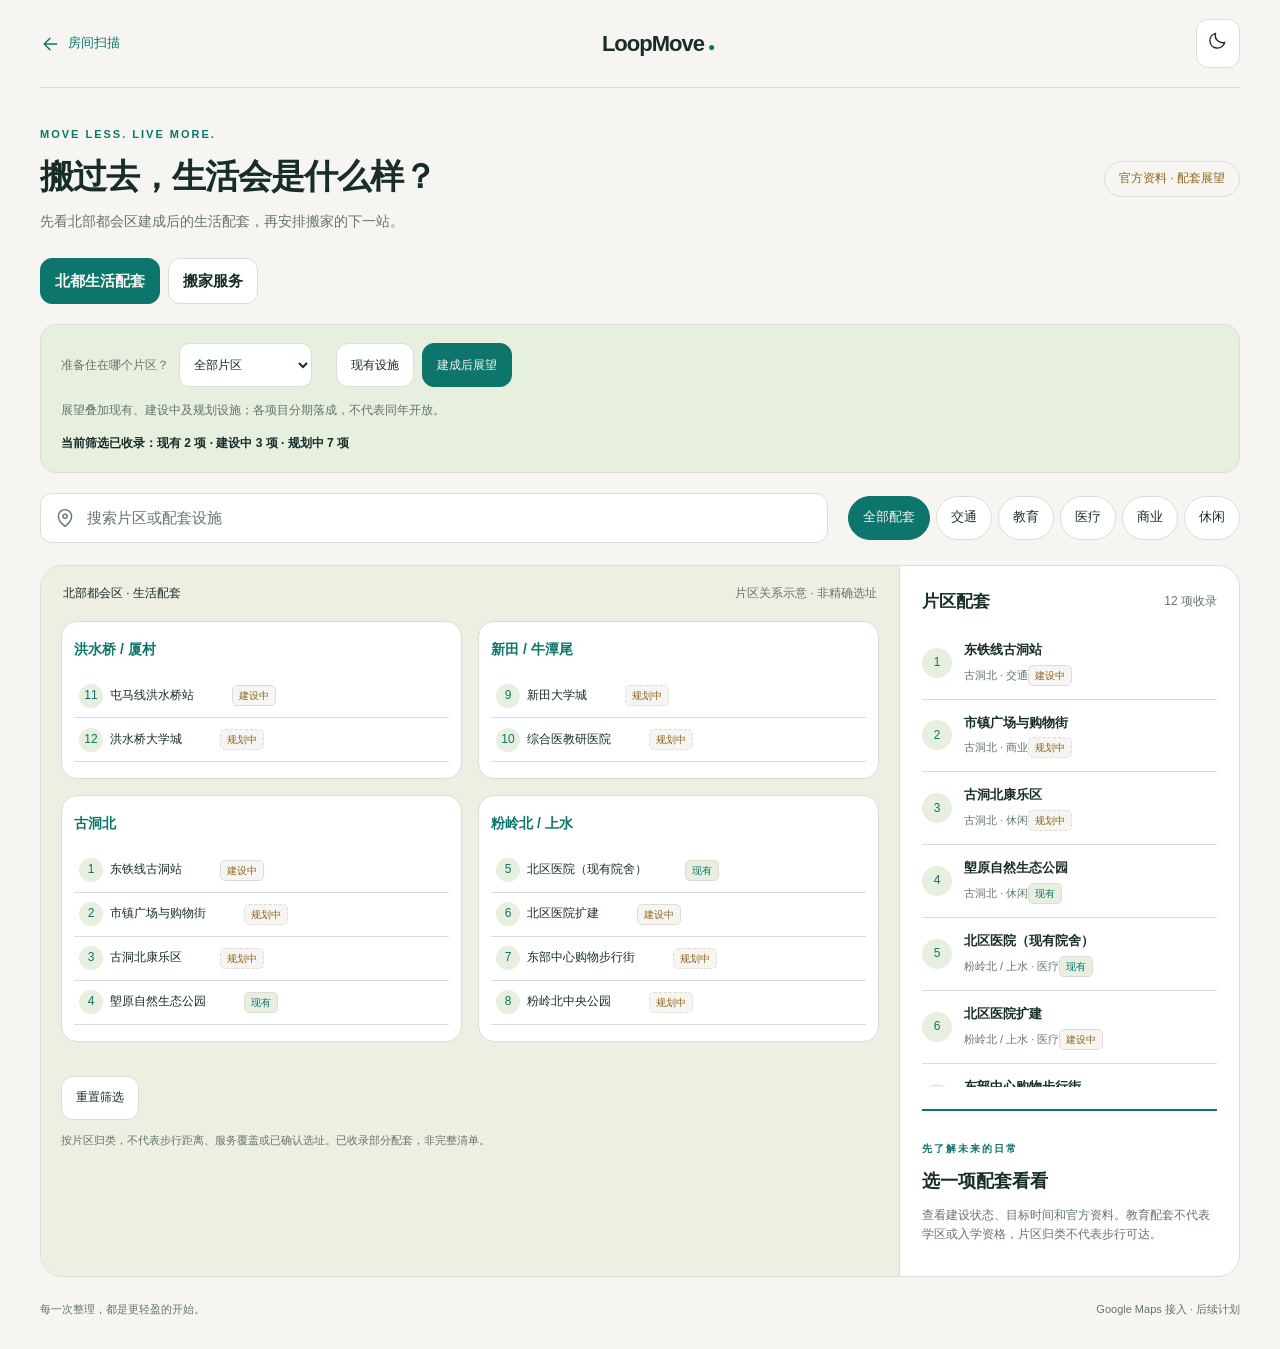
<file: loopmove-map.html>
<!doctype html>
<html lang="zh-CN">
<head>
<meta charset="utf-8">
<meta name="viewport" content="width=device-width,initial-scale=1,viewport-fit=cover">
<meta name="theme-color" content="#0d756b">
<title>LoopMove · 生活配套与搬家服务</title>
<link rel="stylesheet" href="./loopmove-map.css">
<script src="./loopmove-map-data.js" defer></script>
<script src="./loopmove-map.js" defer></script>
</head>
<body>
<svg class="icons" xmlns="http://www.w3.org/2000/svg" aria-hidden="true"><symbol id="service-box" viewBox="0 0 24 24"><path d="m3 7 9-4 9 4v11l-9 4-9-4V7Zm0 0 9 4 9-4M12 11v11M7 5l10 4"/></symbol><symbol id="service-recycle" viewBox="0 0 24 24"><path d="m9 6 3-4 5 8m-4-1 4 1 1-4M19 13l3 4-9 1m2-3-2 3 3 3M9 18H3l4-8m-3 1 3-1 2 3"/></symbol><symbol id="service-appliance" viewBox="0 0 24 24"><rect x="5" y="2" width="14" height="20" rx="2"/><path d="M5 9h14M8 5v1m0 7v3"/></symbol><symbol id="service-heart" viewBox="0 0 24 24"><path d="M12 21 3 12C-2 5 7-1 12 6 17-1 26 5 21 12Z"/></symbol><symbol id="service-tag" viewBox="0 0 24 24"><path d="M3 3h9l10 10-9 9L3 12Z"/><circle cx="8" cy="8" r="1"/></symbol><symbol id="service-truck" viewBox="0 0 24 24"><path d="M2 5h12v12H2Zm12 5h4l4 4v3h-8"/><circle cx="6" cy="18" r="2"/><circle cx="18" cy="18" r="2"/></symbol><symbol id="pin" viewBox="0 0 24 24"><path d="M20 10c0 6-8 12-8 12S4 16 4 10a8 8 0 1 1 16 0Z"/><circle cx="12" cy="10" r="2.5"/></symbol><symbol id="arrow" viewBox="0 0 24 24"><path d="m12 5-7 7 7 7M5 12h15"/></symbol><symbol id="locate" viewBox="0 0 24 24"><circle cx="12" cy="12" r="7"/><circle cx="12" cy="12" r="2"/><path d="M12 1v4m0 14v4M1 12h4m14 0h4"/></symbol><symbol id="moon" viewBox="0 0 24 24"><path d="M20 15A9 9 0 0 1 9 4a9 9 0 1 0 11 11Z"/></symbol></svg>
<div class="shell">
<header class="topbar"><a class="back" href="./loopmove-scan.html"><svg class="icon"><use href="#arrow"/></svg>房间扫描</a><span class="wordmark">LoopMove<span class="dot">●</span></span><button id="theme" class="icon-button" aria-label="切换深浅色" aria-pressed="false"><svg class="icon"><use href="#moon"/></svg></button></header>
<main>
<div class="intro"><div><p class="eyebrow">MOVE LESS. LIVE MORE.</p><h1>搬过去，生活会是什么样？</h1><p class="subtitle">先看北部都会区建成后的生活配套，再安排搬家的下一站。</p></div><span class="demo-badge" id="mode-badge">北都配套展望</span></div>
<div class="mode-tabs" role="group" aria-label="探索内容"><button data-mode="facilities" aria-pressed="true">北都生活配套</button><button data-mode="moving" aria-pressed="false">搬家服务</button></div>
<section id="facility-controls" class="facility-controls" aria-label="配套筛选">
<label>准备住在哪个片区？<select id="district" aria-label="居住片区"></select></label>
<div class="view-tabs" role="group" aria-label="配套时间视角"><button data-view="current" aria-pressed="false">现有设施</button><button data-view="future" aria-pressed="true">建成后展望</button></div>
<p id="perspective-note">展望叠加现有、建设中及规划设施；各项目分期落成，不代表同年开放。</p>
<div id="facility-summary" class="facility-summary" role="status"></div>
</section>
<div class="toolbar"><label class="search"><svg class="icon"><use href="#pin"/></svg><input id="search" type="search" placeholder="搜索片区、设施或物品" aria-label="搜索片区、设施或物品" autocomplete="off"></label><div id="filters" class="filters" role="group" aria-label="地点类型"></div></div>
<section id="services-panel" hidden aria-label="搬家服务网站">
<div class="services-heading"><div><p class="eyebrow">给物品安排下一站</p><h2>需要哪一种帮助？</h2><p>回收、捐赠、转卖或搬运，点击卡片前往对应网站。</p></div><span id="service-count" role="status"></span></div>
<div id="service-cards" class="service-grid"></div>
<p class="services-note">服务由对应机构或平台提供，接收条件、费用及预约安排请在对方网站确认。链接核查：2026-10-08。</p>
</section>
<div class="workspace" id="facility-workspace">
<section class="map-panel" aria-label="深圳至香港地点示意图">
<div class="map-heading"><span id="map-title">北部都会区 · 生活配套</span><span id="map-subtitle">片区关系示意 · 非精确选址</span></div>
<div id="facility-map" class="facility-map" aria-label="北都片区配套示意"></div>
<div class="map-actions"><button id="reset">重置筛选</button></div>
<p class="map-note" id="map-note">按片区归类，不代表步行距离、服务覆盖或已确认选址。已收录部分配套，非完整清单。</p>

</section>
<aside class="places-panel" aria-label="地点列表和详情"><div class="list-heading"><h2 id="list-title">片区配套</h2><span id="count" role="status">正在加载…</span></div><div id="places"></div><section id="detail" class="detail" aria-label="地点详情" tabindex="-1"><p class="eyebrow">下一站，由你决定</p><h2>选一个地点看看</h2><p>点击地图标记或列表，查看适合整理的物品，并保存你的选择。</p></section><p id="save-status" role="status"></p></aside>
</div>
<footer><span>每一次整理，都是更轻盈的开始。</span><span>Google Maps 接入 · 后续计划</span></footer>
<noscript><p>请启用 JavaScript 以查看和筛选配套资料。</p></noscript>
</main></div>
</body></html>
</file>
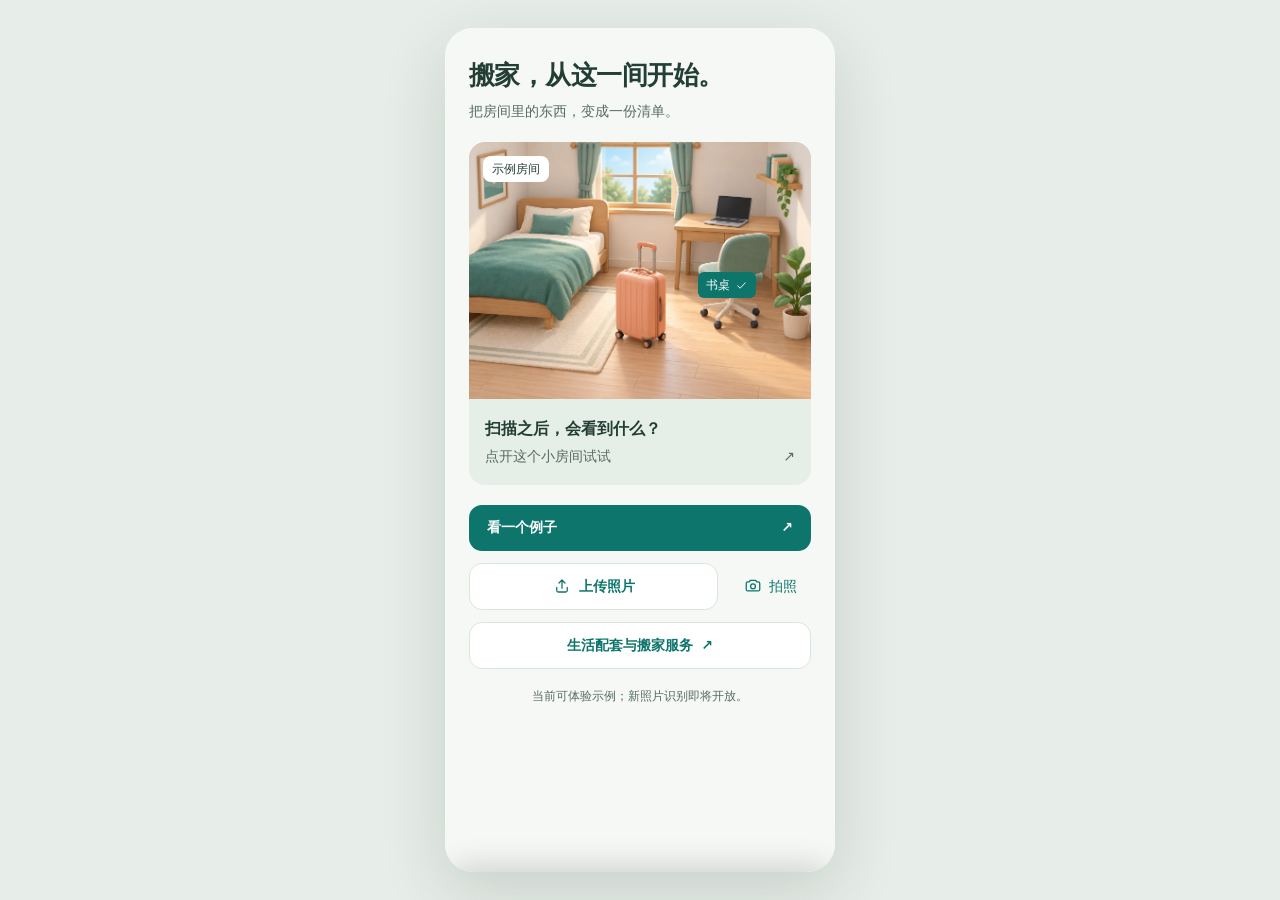
<file: loopmove-scan.html>
<!doctype html>
<html lang="zh-CN" data-theme="light">
<head>
<meta charset="utf-8">
<meta name="viewport" content="width=device-width,initial-scale=1,viewport-fit=cover">
<meta name="theme-color" content="#0d756b">
<title>LoopMove · 房间扫描</title>
<style>
:root{--paper:#f7f5f1;--paper2:#efebe4;--surface:#fff;--ink:#14191b;--muted:#68737a;--line:#dedbd4;--brand:#0d756b;--brand2:#09564f;--wash:#e6f1ee;--amber:#a66b17;--amberwash:#fbf0dd;--red:#a93631;--redwash:#f9e9e7;--r:15px;--rl:20px;--shadow:0 1px 2px rgba(20,25,27,.06),0 8px 24px rgba(20,25,27,.06)}
[data-theme=dark]{--paper:#111516;--paper2:#1a2022;--surface:#1d2325;--ink:#edf0ef;--muted:#a3afb1;--line:#30383a;--brand:#53c4b5;--brand2:#8bd9cf;--wash:#14302d;--amber:#e0a552;--amberwash:#302617;--red:#ee827b;--redwash:#321d1b;--shadow:0 2px 14px rgba(0,0,0,.4)}
*{box-sizing:border-box;-webkit-tap-highlight-color:transparent}html,body{height:100%;margin:0}body{background:#23282b;color:var(--ink);font:15px/1.5 -apple-system,BlinkMacSystemFont,"SF Pro Text","PingFang SC","Microsoft YaHei",system-ui,sans-serif;display:flex;justify-content:center;overflow:hidden}button,input{font:inherit;color:inherit}button{border:0;background:none;cursor:pointer}button:focus-visible{outline:2px solid var(--brand);outline-offset:2px}.num{font-variant-numeric:tabular-nums}.ico{width:18px;height:18px;fill:none;stroke:currentColor;stroke-width:1.7;stroke-linecap:round;stroke-linejoin:round;flex:0 0 auto}
.phone{width:390px;height:844px;background:var(--paper);margin:0;display:flex;flex-direction:column;padding-block:8px;overflow:hidden;border-radius:44px;box-shadow:0 0 0 11px #14181a,0 0 0 13px #2d3438,0 32px 80px rgba(0,0,0,.5)}
.status{height:44px;flex:0 0 auto;display:flex;justify-content:space-between;align-items:center;padding:0 28px;font-size:13px;font-weight:650}.notch{position:absolute;top:8px;left:50%;transform:translateX(-50%);width:112px;height:26px;border-radius:14px;background:#14181a}.vp{position:relative;flex:1;min-height:0;min-width:0}.homebar{height:20px;display:flex;align-items:center;justify-content:center}.homebar i{width:134px;height:5px;border-radius:3px;background:var(--ink);opacity:.25}
.screen{position:absolute;inset:0;display:none;flex-direction:column;background:var(--paper)}.screen.on{display:flex}.head{padding:9px 20px 13px;flex:0 0 auto}.head h1{font-size:29px;line-height:1.15;letter-spacing:-.03em;margin:0;font-weight:730}.head .sub{font-size:13px;color:var(--muted);margin-top:4px}.headline{display:flex;align-items:center;gap:12px}.back{width:36px;height:36px;display:flex;align-items:center;justify-content:center;background:var(--surface);border:1px solid var(--line);border-radius:12px}.back .ico{width:18px;height:18px;transform:rotate(180deg)}.body{flex:1;min-height:0;overflow:auto;padding:0 20px 22px;overscroll-behavior:contain}.foot{padding:11px 20px calc(14px + env(safe-area-inset-bottom,0px));border-top:1px solid var(--line);background:var(--paper);flex:0 0 auto}.btn{width:100%;min-height:46px;padding:12px 14px;border-radius:13px;background:var(--brand);color:#fff;font-weight:650;display:flex;align-items:center;justify-content:center;gap:8px}.btn:active{background:var(--brand2);transform:scale(.985)}.btn.secondary{background:var(--surface);color:var(--brand);border:1px solid var(--line)}.btn.plain{background:var(--paper2);color:var(--ink)}.row{display:flex;gap:10px;min-width:0}.row>.btn{min-width:0}.group{background:var(--surface);border:1px solid var(--line);border-radius:var(--rl);overflow:hidden}.section{margin:21px 4px 8px;color:var(--muted);font-size:12.5px;font-weight:650}.section:first-child{margin-top:4px}.muted{color:var(--muted);font-size:13px}.tiny{font-size:12px;color:var(--muted);line-height:1.55}.empty{text-align:center;padding:40px 24px}.empty .icoWrap{width:48px;height:48px;border:1px solid var(--line);background:var(--surface);border-radius:15px;margin:0 auto 13px;display:flex;align-items:center;justify-content:center;color:var(--muted)}.empty b{display:block;font-size:15px}.empty p{font-size:12.5px;color:var(--muted);line-height:1.6;margin:5px 0}
/* 首页 */
.intro{background:var(--surface);border:1px solid var(--line);border-radius:var(--rl);padding:19px;margin-bottom:18px}.intro h2{font-size:18px;letter-spacing:-.02em;margin:0 0 5px}.intro p{font-size:13px;color:var(--muted);line-height:1.6;margin:0}.intro .row{margin-top:16px}.how{padding:0}.how .line{display:flex;gap:12px;padding:13px 14px}.how .line+.line{border-top:1px solid var(--line)}.n{width:21px;height:21px;border:1px solid var(--line);border-radius:50%;display:flex;align-items:center;justify-content:center;color:var(--muted);font-size:11px;font-weight:650;flex:0 0 auto}.how b{font-size:14px;display:block}.how span{font-size:12px;color:var(--muted);display:block;margin-top:1px}
/* 输入 */
.drop{flex:1;min-height:0;margin:8px 20px 0;border:1.5px dashed var(--line);border-radius:var(--rl);background:var(--surface);display:flex;align-items:center;justify-content:center;text-align:left;padding:24px;transition:.18s}.drop.hot{border-color:var(--brand);background:var(--wash)}.dropInner{display:flex;align-items:center;gap:13px}.dropIcon{width:52px;height:52px;border-radius:16px;background:var(--wash);color:var(--brand);display:flex;align-items:center;justify-content:center;flex:0 0 auto}.dropInner h2{font-size:16px;margin:0;letter-spacing:-.015em}.dropInner p{font-size:12.5px;color:var(--muted);margin:3px 0 0;line-height:1.55;max-width:28ch}.drop img{display:none;position:absolute;inset:0;width:100%;height:100%;object-fit:cover}.drop.has{position:relative;overflow:hidden}.drop.has img{display:block}.drop.has .dropInner{display:none}.dropBadge{position:absolute;bottom:12px;left:12px;background:rgba(10,15,16,.78);color:#fff;border-radius:8px;padding:4px 9px;font-size:12px}.fileList{display:flex;gap:8px;overflow:auto;padding:8px 20px 0}.fileThumb{position:relative;width:72px;height:54px;flex:0 0 auto;border:1px solid var(--line);border-radius:10px;overflow:hidden;background:var(--surface)}.fileThumb img{width:100%;height:100%;object-fit:cover}.fileThumb span{position:absolute;right:3px;bottom:3px;background:rgba(0,0,0,.65);color:#fff;border-radius:4px;padding:0 4px;font-size:10px}.hint{text-align:center;color:var(--muted);font-size:12px;margin-top:9px}
/* 进度 */
.analyze{align-items:center;justify-content:center;padding:35px}.analyzeTitle{display:flex;align-items:center;gap:12px;color:var(--brand)}.analyzeMark{display:flex;align-items:center;justify-content:center}.analyze h2{font-size:18px;margin:0;text-align:left;color:var(--ink)}.analyze p{font-size:13px;color:var(--muted);text-align:center;margin:12px 0 0}.progress{width:170px;height:4px;background:var(--paper2);border-radius:3px;margin:20px auto 0;overflow:hidden}.progress i{display:block;height:100%;width:42%;background:var(--brand);border-radius:3px;animation:move 1.1s ease-in-out infinite}@keyframes move{0%{transform:translateX(-100%)}100%{transform:translateX(340%)}}
/* 结果 */
.resultHead{padding-bottom:8px}.resultHead .headLine{display:flex;align-items:center;gap:12px}.resultHead h1{font-size:22px}.resultHead .count{font-size:12.5px;color:var(--muted);margin-top:3px}.photoRail{display:flex;gap:8px;overflow:auto;padding:2px 20px 9px;flex:0 0 auto}.photoBtn{width:78px;height:62px;border-radius:11px;border:1px solid var(--line);background:var(--surface);padding:3px;position:relative;flex:0 0 auto;text-align:left}.photoBtn.active{border:2px solid var(--brand);padding:2px}.photoBtn img{width:100%;height:100%;object-fit:cover;border-radius:7px}.photoBtn .idx{position:absolute;top:5px;left:5px;background:rgba(10,15,16,.75);color:#fff;border-radius:5px;padding:1px 5px;font-size:10px}.photoBtn .qty{position:absolute;right:4px;bottom:4px;background:var(--brand);color:#fff;border-radius:5px;padding:1px 5px;font-size:10px}.photoBtn.bad{border-color:var(--amber)}.photoBtn.bad .qty{background:var(--amber)}.resultBody{flex:1;min-height:0;overflow:auto;padding-bottom:10px}.accuracy{margin:2px 20px 9px;padding:10px 12px;border:1px solid var(--line);border-radius:13px;background:var(--surface);display:flex;gap:9px;align-items:flex-start}.accuracy .ico{color:var(--amber);width:16px;height:16px;margin-top:2px}.accuracy b{display:block;font-size:12.5px}.accuracy span{display:block;color:var(--muted);font-size:12px;line-height:1.5;margin-top:1px}.viewTabs{display:flex;gap:6px;margin:0 20px 9px;background:var(--paper2);border-radius:11px;padding:3px}.viewTabs button{flex:1;min-height:37px;border-radius:9px;color:var(--muted);font-size:13px;font-weight:600}.viewTabs button.active{background:var(--surface);color:var(--brand);box-shadow:var(--shadow)}.currentLabel{display:flex;justify-content:space-between;align-items:baseline;margin:0 20px 8px}.currentLabel b{font-size:14px}.currentLabel span{font-size:12px;color:var(--muted)}.photoCanvas{height:274px;margin:0 20px 9px;border:1px solid var(--line);border-radius:var(--rl);background:var(--paper2);position:relative;overflow:hidden}.photoCanvas img{width:100%;height:100%;object-fit:contain;display:block}.box{position:absolute;border:1.5px solid var(--brand);background:rgba(13,117,107,.08);border-radius:5px;cursor:pointer}.box.active{background:rgba(13,117,107,.20);border-width:2px}.box.fixed{border-color:var(--amber);background:rgba(166,107,23,.08)}.boxLabel{position:absolute;left:0;bottom:100%;margin-bottom:3px;white-space:nowrap;background:var(--brand);color:#fff;border-radius:5px;padding:2px 6px;font-size:10.5px}.box.fixed .boxLabel{background:var(--amber)}.boxLabel.below{top:100%;bottom:auto;margin:3px 0 0}.obsList{margin:0 20px}.obsRow{display:flex;align-items:center;gap:10px;background:var(--surface);border:1px solid var(--line);border-radius:13px;padding:10px 11px;margin-bottom:7px;min-height:56px}.obsRow.active{border-color:var(--brand);background:var(--wash)}.obsRow .copy{min-width:0;flex:1}.obsRow b{display:block;font-size:13.5px}.obsRow span{display:block;color:var(--muted);font-size:12px;margin-top:1px}.obsRow .state{font-size:11px;color:var(--amber);font-weight:650;white-space:nowrap}.itemIcon{width:32px;height:32px;border-radius:9px;background:var(--wash);color:var(--brand);display:flex;align-items:center;justify-content:center;flex:0 0 auto}.itemIcon.fixed{background:var(--amberwash);color:var(--amber)}.region{margin:0 20px 12px}.regionTitle{font-size:12px;color:var(--muted);font-weight:650;margin:0 3px 6px}.region .obsRow{margin-bottom:6px}.unsupported{margin:0 20px 12px;background:var(--amberwash);border:1px solid #e4c78d;border-radius:14px;padding:14px;color:#765014;font-size:12.5px;line-height:1.6}.unsupported b{display:block;font-size:14px;margin-bottom:3px}
/* 汇总 */
.summaryTotal{background:var(--surface);border:1px solid var(--line);border-radius:var(--rl);padding:17px;margin-bottom:18px}.summaryTotal .big{font-size:28px;font-weight:720;letter-spacing:-.04em}.summaryTotal .unit{font-size:12px;color:var(--muted);margin-left:6px}.bar{height:8px;border-radius:4px;background:var(--paper2);overflow:hidden;margin-top:13px}.bar i{display:block;height:100%;background:var(--brand)}.summaryTotal p{font-size:12px;color:var(--muted);margin:9px 0 0}.sumRow{display:flex;align-items:center;gap:11px;padding:11px 13px}.sumRow+.sumRow{border-top:1px solid var(--line)}.sumRow .copy{flex:1;min-width:0}.sumRow b{display:block;font-size:14px}.sumRow span{display:block;font-size:12px;color:var(--muted)}.tag{font-size:11px;color:var(--muted);background:var(--paper2);border-radius:6px;padding:3px 7px}.tag.warn{color:var(--amber);background:var(--amberwash)}
/* sheet */
.mask{position:absolute;inset:0;background:rgba(8,12,13,.44);opacity:0;pointer-events:none;transition:.2s;z-index:30}.mask.on{opacity:1;pointer-events:auto}.sheet{position:absolute;left:0;right:0;bottom:0;z-index:31;background:var(--paper);border-radius:24px 24px 0 0;transform:translateY(100%);transition:.26s cubic-bezier(.22,.7,.3,1);box-shadow:0 -8px 30px rgba(0,0,0,.14);padding-bottom:env(safe-area-inset-bottom,0px)}.sheet.on{transform:none}.grab{width:36px;height:4px;background:var(--line);border-radius:3px;margin:9px auto 7px}.sheetHead{display:flex;align-items:center;justify-content:space-between;padding:8px 19px 12px}.sheetHead b{font-size:17px}.sheetClose{width:32px;height:32px;border-radius:50%;background:var(--paper2);display:flex;align-items:center;justify-content:center}.sheetBody{padding:0 19px 19px;max-height:46vh;overflow:auto}.detail{padding:13px 0;border-top:1px solid var(--line)}.detail:first-child{border-top:0}.detail b{display:block;font-size:13px}.detail span{display:block;color:var(--muted);font-size:12px;line-height:1.6;margin-top:3px}
@media(max-width:520px){body{display:block}.phone{width:100vw;height:100dvh;border-radius:0;box-shadow:none;padding-block:0}.status,.notch,.homebar{display:none}}
@media(prefers-reduced-motion:reduce){*,*::before,*::after{animation:none!important;transition:none!important}}

/* A quieter interface; the sample room carries the personality. */
:root{--paper:#f6f8f6;--paper2:#eaf0eb;--line:#dbe4dd;--ink:#233e35;--muted:#576c62;--rl:16px;--r:12px}
body{background:#e7ede8;align-items:center}
.phone{height:min(844px,100dvh);border-radius:28px;box-shadow:0 20px 64px rgba(35,62,53,.16);padding-block:0}
.notch,.status,.homebar{display:none}
.head{padding-top:24px}.head h1{font-size:24px;font-weight:700}.homeHead{padding:30px 24px 20px}.homeHead h1{font-size:26px;line-height:1.35;letter-spacing:-.02em}.head .sub{font-size:14px;margin-top:8px}
.homeBody{padding:0 24px 24px}.examplePreview{width:100%;padding:0;position:relative;display:block;text-align:left;background:#e5eee7;border-radius:16px;overflow:hidden}.examplePreview img{width:100%;aspect-ratio:4/3;object-fit:cover;display:block}.samplePill{position:absolute;left:14px;top:14px;padding:4px 9px;border-radius:8px;background:var(--surface);font-size:12px;color:var(--ink)}.previewLabel{position:absolute;right:16%;top:38%;display:flex;align-items:center;gap:5px;padding:4px 8px;background:#0d756b;color:#fff;border-radius:6px;font-size:12px}.previewLabel .ico{width:13px;height:13px}.previewCaption{display:block;padding:18px 16px;color:var(--ink)}.previewCaption b{display:block;font-size:16px}.previewCaption>span{display:flex;justify-content:space-between;margin-top:5px;font-size:14px;color:var(--muted)}.sampleBtn{margin-top:20px;justify-content:space-between;padding-inline:18px}.homeActions{display:grid;grid-template-columns:1fr auto;gap:12px;margin-top:12px}.cameraLink{display:flex;align-items:center;justify-content:center;gap:7px;padding:0 14px;font-size:14px;color:var(--brand);min-height:46px}.homeNote{font-size:12px;color:var(--muted);text-align:center;margin:18px 0 0}
.btn{font-size:14px;font-weight:600}.btn:hover{filter:brightness(.96)}.examplePreview:hover img{transform:scale(1.015)}.examplePreview img{transition:transform .25s ease-out}.obsRow{width:100%;text-align:left;min-height:64px;border:0;border-bottom:1px solid var(--line);border-radius:0;background:transparent;margin:0;padding-inline:0}.obsRow.active{background:var(--wash);border-color:var(--line)}.obsRow b,.sumRow b{font-size:14px}.obsRow span,.sumRow span{font-size:12px}.obsRow .copy span{max-width:32ch}.itemIcon{background:transparent;width:30px;border-radius:0}.accuracy{border:0;background:var(--wash);align-items:center}.accuracy b{display:none}.accuracy span{font-size:12px;margin:0}.photoCanvas{height:auto;aspect-ratio:4/3}.resultHead h1{font-size:22px}.boxLabel{font-size:11px}.box{border-radius:8px}.summaryTotal .big{font-size:28px}.back .ico{transform:none}.sheetBody input{width:100%}.photoRail:has(.photoBtn:only-child){display:none}::selection{background:var(--wash);color:var(--ink)}
@media(max-width:520px){.phone{height:100dvh;border-radius:0}.homeHead{padding-top:30px}}
@media(max-height:650px){.homeHead{padding-top:18px;padding-bottom:14px}.examplePreview img{aspect-ratio:16/9}.previewCaption{padding:12px 16px}.sampleBtn{margin-top:14px}}
.issueBadge,.obsRow .issueBadge,.sumRow .issueBadge{font-size:19px;line-height:1;flex:0 0 auto;margin:0;padding:6px;background:none}.obsRow .copy{display:flex;align-items:center}
</style>
</head>
<body>
<svg width="0" height="0" style="position:absolute"><defs>
<symbol id="i-camera" viewBox="0 0 24 24"><path d="M3 8.5A2 2 0 0 1 5 6.5h2l1.3-2h7.4l1.3 2h2a2 2 0 0 1 2 2v8a2 2 0 0 1-2 2H5a2 2 0 0 1-2-2z"/><circle cx="12" cy="12.5" r="3.2"/></symbol>
<symbol id="i-upload" viewBox="0 0 24 24"><path d="M12 15V4M8 8l4-4 4 4"/><path d="M5 14v4a2 2 0 0 0 2 2h10a2 2 0 0 0 2-2v-4"/></symbol>
<symbol id="i-left" viewBox="0 0 24 24"><path d="M14.5 5.5L8 12l6.5 6.5"/></symbol>
<symbol id="i-info" viewBox="0 0 24 24"><circle cx="12" cy="12" r="8.5"/><path d="M12 11v5"/><circle cx="12" cy="8" r=".8" fill="currentColor" stroke="none"/></symbol>
<symbol id="i-alert" viewBox="0 0 24 24"><path d="M12 4.5l8.5 15h-17z"/><path d="M12 10v4"/><circle cx="12" cy="16.7" r=".8" fill="currentColor" stroke="none"/></symbol>
<symbol id="i-check" viewBox="0 0 24 24"><path d="M5 12.5l4.5 4.5L19 7"/></symbol>
<symbol id="i-box" viewBox="0 0 24 24"><path d="M3.5 7.8L12 3.5l8.5 4.3v8.4L12 20.5 3.5 16.2z"/><path d="M3.5 7.8L12 12.2l8.5-4.4M12 12.2v8.3"/></symbol>
<symbol id="i-bed" viewBox="0 0 24 24"><path d="M3 19V9M3 13.5h18v5.5"/><rect x="6" y="8.5" width="8" height="5" rx="1.4"/><path d="M21 13.5V19"/></symbol>
<symbol id="i-desk" viewBox="0 0 24 24"><rect x="3" y="8" width="18" height="2.6" rx="1.1"/><path d="M5.5 10.6V19M18.5 10.6V19"/><rect x="14" y="11.5" width="4.5" height="3.6" rx=".7"/></symbol>
<symbol id="i-bookshelf" viewBox="0 0 24 24"><rect x="3" y="3" width="18" height="18" rx="1.6"/><path d="M3 9h18M3 15h18M6.5 6h2.5M6.5 12h2.5M6.5 18h2.5"/></symbol>
<symbol id="i-cabinet" viewBox="0 0 24 24"><rect x="4" y="3" width="16" height="18" rx="1.6"/><path d="M12 3v18M9.5 11.5h1M13.5 11.5h1"/></symbol>
<symbol id="i-chair" viewBox="0 0 24 24"><path d="M7.5 4.5v9h9v-9M7.5 4.5h9"/><rect x="5" y="13.5" width="14" height="2.6" rx="1.1"/><path d="M6.5 16.1V20M17.5 16.1V20"/></symbol>
<symbol id="i-clothes" viewBox="0 0 24 24"><path d="M8.5 4.5l3.5 2 3.5-2 3.5 3-2.2 3.2-1.3-.9V20H8.5V9.8L7.2 10.7 5 7.5z"/></symbol>
<symbol id="i-bag" viewBox="0 0 24 24"><path d="M6 8h12l1 12H5z"/><path d="M9 8V6a3 3 0 0 1 6 0v2"/><path d="M9 12h6"/></symbol>
<symbol id="i-laptop" viewBox="0 0 24 24"><rect x="5" y="4" width="14" height="10" rx="1"/><path d="M3 18h18l-2-3H5z"/></symbol>
<symbol id="i-monitor" viewBox="0 0 24 24"><rect x="3" y="4" width="18" height="12" rx="1.5"/><path d="M9 20h6M12 16v4"/></symbol>
<symbol id="i-appliance" viewBox="0 0 24 24"><rect x="4" y="5" width="16" height="14" rx="2"/><circle cx="12" cy="12" r="3.5"/><path d="M7 8h2"/></symbol>
<symbol id="i-cooker" viewBox="0 0 24 24"><path d="M5 10h14v7.5A2.5 2.5 0 0 1 16.5 20h-9A2.5 2.5 0 0 1 5 17.5zM3.5 10h17M12 7V4"/></symbol>
<symbol id="i-kettle" viewBox="0 0 24 24"><path d="M6 9.5h10l1 10.5H5zM9.5 6.5c0-1.6 2-1.6 2-3.2M16.5 12.5c1.6.6 1.6 2.2 1.9 3.3"/></symbol>
<symbol id="i-plant" viewBox="0 0 24 24"><path d="M12 20.5V11M12 11c-3.8 0-5-2.8-5-5.6 3.2 0 5 2 5 5.6M12 11c3.8 0 5-2.8 5-5.6-3.2 0-5 2-5 5.6M8.6 20.5h6.8l-.8-4.2H9.4z"/></symbol>
<symbol id="i-quilt" viewBox="0 0 24 24"><path d="M3 14.5c3-2 6-2 9 0s6 2 9 0v4.5c-3 2-6 2-9 0s-6-2-9 0zM3 14.5V9c3-2 6-2 9 0s6 2 9 0v5.5"/></symbol>
<symbol id="i-door" viewBox="0 0 24 24"><path d="M5 20V4h13v16M8 20h12M15 12h1"/></symbol>
<symbol id="i-mirror" viewBox="0 0 24 24"><rect x="8.5" y="3" width="7" height="15" rx="3.5"/><path d="M6.5 20.5l3-2.5M17.5 20.5l-3-2.5"/></symbol>
<symbol id="i-window" viewBox="0 0 24 24"><rect x="3" y="3" width="18" height="18" rx="1"/><path d="M12 3v18M3 12h18"/></symbol>
<symbol id="i-suitcase" viewBox="0 0 24 24"><rect x="4" y="7" width="16" height="14" rx="2"/><path d="M9 7V5a2 2 0 0 1 2-2h2a2 2 0 0 1 2 2v2M8 11v6M16 11v6"/></symbol>
<symbol id="i-moon" viewBox="0 0 24 24"><path d="M20 14.2A8.4 8.4 0 0 1 9.8 4 8.6 8.6 0 1 0 20 14.2z"/></symbol>
<symbol id="i-sun" viewBox="0 0 24 24"><circle cx="12" cy="12" r="4"/><path d="M12 2.5v2.2M12 19.3v2.2M2.5 12h2.2M19.3 12h2.2M5.2 5.2l1.6 1.6M17.2 17.2l1.6 1.6M18.8 5.2l-1.6 1.6M6.8 17.2l-1.6 1.6"/></symbol>
</defs></svg>
<div class="phone"><div class="notch"></div><div class="status"><span>9:41</span><button data-action="theme" aria-label="切换深浅色"><svg class="ico"><use id="themeIcon" href="#i-moon"></use></svg></button></div><div class="vp">
<section class="screen on" id="home"><header class="head homeHead"><h1>搬家，从这一间开始。</h1><div class="sub">把房间里的东西，变成一份清单。</div></header><main class="body homeBody"><button class="examplePreview" data-action="example" aria-label="查看卡通卧室的扫描示例"><img src="./assets/example-room.png" alt="卡通卧室，摆着床、书桌、电脑、椅子、行李箱和绿植"><span class="samplePill">示例房间</span><span class="previewLabel">书桌 <svg class="ico"><use href="#i-check"></use></svg></span><span class="previewCaption"><b>扫描之后，会看到什么？</b><span>点开这个小房间试试 <span aria-hidden="true">↗</span></span></span></button><button class="btn sampleBtn" data-action="example">看一个例子 <span aria-hidden="true">↗</span></button><div class="homeActions"><button class="btn secondary" data-action="upload"><svg class="ico"><use href="#i-upload"></use></svg>上传照片</button><button class="cameraLink" data-action="camera"><svg class="ico"><use href="#i-camera"></use></svg>拍照</button></div><a class="btn secondary" href="./loopmove-map.html" style="text-decoration:none;margin-top:12px;min-height:44px">生活配套与搬家服务 <span aria-hidden="true">↗</span></a><p class="homeNote" id="homeNote">当前可体验示例；新照片识别即将开放。</p></main></section>
<section class="screen" id="capture"><header class="head"><div class="headline"><button class="back" data-action="home"><svg class="ico"><use href="#i-left"></use></svg></button><div><h1 style="font-size:22px">添加照片</h1><div class="sub">可以一次上传多张</div></div></div></header><div class="drop" id="drop"><div class="dropInner"><div class="dropIcon"><svg class="ico" style="width:26px;height:26px"><use href="#i-upload"></use></svg></div><div><h2>把照片放到这里</h2><p>点下面按钮拍照或上传，也可以拖放、粘贴图片。</p></div></div><img id="dropPreview" alt=""><span class="dropBadge" id="dropBadge"></span></div><div id="fileList" class="fileList"></div><div class="foot"><div class="row"><button class="btn secondary" data-action="camera"><svg class="ico"><use href="#i-camera"></use></svg>拍照</button><button class="btn" data-action="upload"><svg class="ico"><use href="#i-upload"></use></svg>上传照片</button></div><div class="hint" id="captureHint">还没有照片 · 建议上传 2–5 张</div></div><input id="cameraInput" type="file" accept="image/*" capture="environment" hidden><input id="uploadInput" type="file" accept="image/*" multiple hidden></section>
<section class="screen analyze" id="analyze"><div class="analyzeTitle"><div class="analyzeMark"><svg class="ico" style="width:24px;height:24px"><use href="#i-box"></use></svg></div><h2 id="analyzeTitle">正在整理照片</h2></div><p id="analyzeSub">请稍等，我们会把每张图分开保留</p><div class="progress"><i></i></div></section>
<section class="screen" id="results"><header class="head resultHead"><div class="headLine"><button class="back" data-action="capture"><svg class="ico"><use href="#i-left"></use></svg></button><div><h1>识别结果</h1><div class="count" id="resultCount"></div></div><button style="margin-left:auto;width:40px;height:40px;display:flex;align-items:center;justify-content:center;color:var(--muted)" data-action="theme" aria-label="切换深浅色"><svg class="ico"><use href="#i-moon"></use></svg></button></div></header><div id="photoRail" class="photoRail"></div><div class="accuracy"><svg class="ico"><use href="#i-info"></use></svg><div><b>看看哪些要带走</b><span id="accuracyText">尺寸为估算值；画面分组只用于整理当前照片，不代表真实空间分割。</span></div><button data-action="precision" style="margin-left:auto;color:var(--brand);min-width:36px;min-height:36px;display:flex;align-items:center;justify-content:center" aria-label="查看精度说明"><svg class="ico"><use href="#i-info"></use></svg></button></div><div class="viewTabs"><button data-view="regions">按区域</button><button data-view="items" class="active">按物品</button></div><main id="resultBody" class="resultBody"></main><div class="foot"><div class="row"><button class="btn secondary" data-action="add-more"><svg class="ico"><use href="#i-upload"></use></svg>继续添加</button><button class="btn" data-action="inventory"><svg class="ico"><use href="#i-check"></use></svg>查看搬家清单</button></div></div></section>
<section class="screen" id="summary"><header class="head"><div class="headline"><button class="back" data-action="results"><svg class="ico"><use href="#i-left"></use></svg></button><div><h1 style="font-size:22px">搬家清单</h1><div class="sub" id="summarySub"></div></div></div></header><main id="summaryBody" class="body"></main><div class="foot"><button class="btn" data-action="save"><svg class="ico"><use href="#i-box"></use></svg>保存清单</button></div></section>
<div class="mask" id="mask"></div><aside class="sheet" id="sheet"><div class="grab"></div><div class="sheetHead"><b id="sheetTitle">说明</b><button class="sheetClose" data-action="close-sheet" aria-label="关闭"><svg class="ico"><use href="#i-check"></use></svg></button></div><div class="sheetBody" id="sheetBody"></div></aside><div id="toast" style="position:absolute;left:20px;right:20px;bottom:76px;background:rgba(10,15,16,.92);color:#fff;border-radius:12px;padding:11px 14px;text-align:center;font-size:12.5px;opacity:0;transform:translateY(10px);transition:.2s;pointer-events:none;z-index:50"></div>
</div><div class="homebar"><i></i></div></div>
<script src="./loopmove-scan-logic.js"></script>
<script src="./loopmove-scan-example.js"></script>
<script>
(function(){
  'use strict';
  var L=window.LoopMoveLogic;
  if(!L){ document.body.innerHTML='<main style="padding:24px;color:#b3352c">扫描逻辑未加载，请确认 loopmove-scan-logic.js 与本页面在同一目录。</main>'; return; }
  var state={session:L.createSession(),view:'items',selectedObservationId:null,screen:'home',files:[],append:false,isExample:false};
  var $=function(s){return document.querySelector(s);};
  var all=function(s){return Array.from(document.querySelectorAll(s));};
  var icon=function(name){return '<svg class="ico"><use href="#i-'+name+'"></use></svg>';};
  var esc=function(s){return String(s||'').replace(/&/g,'&amp;').replace(/</g,'&lt;').replace(/>/g,'&gt;').replace(/"/g,'&quot;');};
  var fmt=function(n){return Number(n||0).toFixed(2);};
  function toast(msg){var t=$('#toast');t.textContent=msg;t.style.opacity='1';t.style.transform='none';clearTimeout(t._t);t._t=setTimeout(function(){t.style.opacity='0';t.style.transform='translateY(10px)';},2200);}
  function show(name){state.screen=name;all('.screen').forEach(function(x){x.classList.toggle('on',x.id===name);});if(name==='capture')renderCapture();if(name==='results')renderResults();if(name==='summary')renderSummary();}
  function toggleTheme(){var root=document.documentElement;var next=root.dataset.theme==='dark'?'light':'dark';root.dataset.theme=next;all('[data-action="theme"] use').forEach(function(u){u.setAttribute('href',next==='dark'?'#i-sun':'#i-moon');});}
  function readImage(file){return new Promise(function(resolve,reject){var src=URL.createObjectURL(file),img=new Image();img.onload=function(){resolve({file:file,src:src,width:img.naturalWidth,height:img.naturalHeight});};img.onerror=function(){URL.revokeObjectURL(src);reject(new Error('图片无法读取'));};img.src=src;});}
  function sha256(file){if(!window.crypto||!window.crypto.subtle||!file.arrayBuffer)return Promise.resolve(null);return file.arrayBuffer().then(function(buf){return crypto.subtle.digest('SHA-256',buf);}).then(function(buf){return Array.from(new Uint8Array(buf)).map(function(b){return b.toString(16).padStart(2,'0');}).join('');}).catch(function(){return null;});}
  function openExample(){closeSheet();window.createLoopMoveExample(L).then(function(session){state.session=session;state.view='items';state.selectedObservationId=null;state.append=false;state.files=[];state.isExample=true;show('results');}).catch(function(){toast('示例暂时打不开，请刷新重试');});}
  function ingest(files){
    var xs=Array.from(files||[]).filter(function(f){return /^image\//.test(f.type);});
    if(!xs.length){toast('请选择图片文件');return;}
    $('#analyzeTitle').textContent='正在整理 '+xs.length+' 张照片';$('#analyzeSub').textContent='结果会按照片分别保留';show('analyze');
    Promise.all(xs.map(function(file,index){return Promise.all([readImage(file),sha256(file)]).then(function(v){return {id:'photo-'+Date.now()+'-'+index,order:index,fileName:file.name,file:file,src:v[0].src,width:v[0].width,height:v[0].height,size:file.size,sha256:v[1]};});})).then(function(photos){
      var combined=state.append&&!state.isExample?state.session.photos.concat(photos):photos;state.isExample=false;state.append=false;state.files=combined;var useLive=!!window.LOOPMOVE_VISION_ENDPOINT;var inspect=useLive?L.inspectPhotosWithRecognizer(combined,L.createWorkBuddyRecognizer({endpoint:window.LOOPMOVE_VISION_ENDPOINT})):Promise.resolve(L.inspectPhotos(combined));inspect.then(function(next){state.session=next;state.view='items';state.selectedObservationId=null;setTimeout(function(){show('results');},240);});
    }).catch(function(e){toast(e.message||'图片读取失败');show('capture');});
  }
  function renderCapture(){
    var n=state.session.photos.length;$('#drop').classList.toggle('has',n>0);if(n){$('#dropPreview').src=state.session.photos[n-1].src;$('#dropBadge').textContent='已添加 '+n+' 张';}else{$('#dropPreview').removeAttribute('src');$('#dropBadge').textContent='';}
    $('#captureHint').textContent=n?'已添加 '+n+' 张 · 可以继续添加或查看结果':'还没有照片 · 建议上传 2–5 张';
    $('#fileList').innerHTML=state.session.photos.map(function(p,i){return '<div class="fileThumb"><img src="'+p.src+'" alt=""><span class="num">'+(i+1)+'</span></div>';}).join('');
  }
  function photoResult(){return L.getPhotoResult(state.session,state.session.activePhotoId);}
  function renderRail(){
    var ps=state.session.photos;$('#photoRail').innerHTML=ps.map(function(p,i){var count=(p.observations||[]).length;return '<button class="photoBtn '+(p.id===state.session.activePhotoId?'active ':'')+(p.status==='unsupported'?'bad':'')+'" data-photo="'+p.id+'"><img src="'+p.src+'" alt="照片 '+(i+1)+'"><span class="idx num">'+(i+1)+'</span><span class="qty num">'+(p.status==='unsupported'?'?':count)+'</span></button>';}).join('');
  }
  function itemIssue(c){if(c.fixed||c.status==='fixed_or_built_in')return {emoji:'⚠️',label:c.fixed?'固定设施':'确认固定方式'};if(c.status!=='ready')return {emoji:'⌛️',label:c.status==='needs_category'?'确认类别与尺寸':'确认尺寸'};return null;}
  function issueBadge(c){var issue=itemIssue(c);return issue?'<span class="issueBadge" role="img" aria-label="'+issue.label+'" title="'+issue.label+'">'+issue.emoji+'</span>':'';}
  function obsRow(obs,active){var c=L.displayForObservation(obs);return '<button class="obsRow '+(active?'active':'')+'" data-obs="'+obs.id+'"><span class="itemIcon '+(c.fixed?'fixed':'')+'">'+icon(c.icon)+'</span><span class="copy"><b>'+esc(c.label)+'</b></span>'+issueBadge(c)+'</button>';}
  function renderBoxes(r){var canvas=$('#photoCanvas');if(!canvas)return;canvas.querySelectorAll('.box').forEach(function(x){x.remove();});(r.observations||[]).forEach(function(o){if(!o.bbox)return;var c=L.displayForObservation(o);var b=document.createElement('button');b.setAttribute('aria-label','查看'+c.label);b.className='box '+(c.fixed||c.fixedCandidate?'fixed ':'')+(state.selectedObservationId===o.id?'active':'');b.dataset.obs=o.id;var p=r.photo,cw=canvas.clientWidth,ch=canvas.clientHeight,scale=Math.min(cw/p.width,ch/p.height),iw=p.width*scale,ih=p.height*scale;b.style.left=((cw-iw)/2+o.bbox.x*iw)+'px';b.style.top=((ch-ih)/2+o.bbox.y*ih)+'px';b.style.width=(o.bbox.w*iw)+'px';b.style.height=(o.bbox.h*ih)+'px';b.innerHTML='<span class="boxLabel '+(o.bbox.y<.15?'below':'')+'">'+esc(c.label)+(itemIssue(c)?' '+itemIssue(c).emoji:'')+'</span>';canvas.appendChild(b);});}
  function renderCurrent(){
    var r=photoResult(),body=$('#resultBody');if(!r)return;
    var p=r.photo;$('#currentLabel').innerHTML='<b>'+esc(p.label||p.fileName)+'</b><span class="num">'+(state.session.photos.indexOf(p)+1)+' / '+state.session.photos.length+' · '+(r.observations||[]).length+' 个可见物品</span>';
    if(p.status==='unsupported'||p.status==='error'){body.innerHTML='<div class="unsupported">'+icon('alert')+'<b>'+(p.status==='error'?'这张照片没能处理完成':'这张照片暂未识别')+'</b>可以重试，或先体验示例房间。<button class="btn secondary" style="margin-top:12px" data-action="example">查看示例</button></div>';return;}
    body.innerHTML='<div class="currentLabel" id="currentLabel"></div><div class="photoCanvas" id="photoCanvas"><img src="'+p.src+'" alt="'+esc(p.fileName)+'"></div>'+(state.view==='regions'?renderRegions(r):renderItems(r));
    $('#currentLabel').innerHTML='<b>'+esc(p.fileName)+'</b><span>'+(r.observations||[]).length+' 件物品</span>';renderBoxes(r);
  }
  function renderItems(r){return '<div class="obsList">'+(r.observations||[]).map(function(o){return obsRow(o,state.selectedObservationId===o.id);}).join('')+'</div>';}
  function renderRegions(r){var groups=r.groups||[];if(!groups.length)return '<div class="empty"><div class="icoWrap">'+icon('box')+'</div><b>这张照片暂时没有画面分组</b><p>可以切换到“按物品”逐件核对。</p></div>';return groups.map(function(g){var os=(r.observations||[]).filter(function(o){return o.groupId===g.id;});return '<div class="region"><div class="regionTitle">'+esc(g.label)+'</div>'+os.map(function(o){return obsRow(o,state.selectedObservationId===o.id);}).join('')+'</div>';}).join('');}
  function renderResults(){
    var ps=state.session.photos;var visible=ps.reduce(function(n,p){return n+(p.observations||[]).length;},0);$('#resultCount').textContent=(state.isExample?'示例房间 · ':ps.length+' 张照片 · ')+visible+' 件物品';renderRail();$('#accuracyText').textContent=state.isExample?'点物品查看详情，试着整理你的搬家清单。':'尺寸为估算值，搬运前记得核对。';all('[data-view]').forEach(function(b){b.classList.toggle('active',b.dataset.view===state.view);});$('#resultBody').innerHTML='<div class="currentLabel" id="currentLabel"></div><div class="photoCanvas" id="photoCanvas"></div>';renderCurrent();}
  function renderSummary(){var plan=L.buildPackPlan(state.session);$('#summarySub').textContent=(state.isExample?'示例 · ':'')+plan.items.length+' 件可搬物品 · '+fmt(plan.totalVolume)+' m³';var body=$('#summaryBody');var big=plan.bigVolume, total=plan.totalVolume, pct=total?Math.min(100,big/total*100):0;var h='<div class="summaryTotal"><b class="big num">'+fmt(total)+'</b><span class="unit">m³ 总计（含 10% 余量）</span><div class="bar"><i style="width:'+pct+'%"></i></div><p>大件单运 '+fmt(big)+' m³ · 可装箱 '+fmt(plan.smallVolume)+' m³<br>搬运前请核对实际尺寸。</p></div><div class="section">去重后的搬家清单</div><div class="group">';h+=plan.items.map(function(i){var c=L.displayForEntity(i),d=i.dimensionsCm;return '<div class="sumRow"><span class="itemIcon">'+icon(c.icon)+'</span><span class="copy"><b>'+esc(c.label)+'</b><span>'+d.width+'×'+d.depth+'×'+d.height+' cm · '+fmt(i.volumeM3||L.itemVolume(i))+' m³</span></span><span class="tag">'+(L.canPack(i)===true?'可装箱':'单独运输')+'</span></div>';}).join('')||'<div class="empty"><b>没有可搬物品</b></div>';if(plan.needsReview.length){h+='</div><div class="section">需要补充信息 · '+plan.needsReview.length+' 件</div><div class="group">';h+=plan.needsReview.map(function(i){var c=L.displayForEntity(i);return '<div class="sumRow"><span class="itemIcon">'+icon(c.icon)+'</span><span class="copy"><b>'+esc(c.label)+'</b><span>'+esc((itemIssue(c)||{}).label||'需要确认')+'</span></span>'+issueBadge(c)+'</div>';}).join('');}if(plan.fixed.length){h+='</div><div class="section">固定设施 · '+plan.fixed.length+' 件</div><div class="group">';h+=plan.fixed.map(function(i){var c=L.displayForEntity(i);return '<div class="sumRow"><span class="itemIcon fixed">'+icon(c.icon)+'</span><span class="copy"><b>'+esc(c.label)+'</b></span>'+issueBadge(c)+'</div>';}).join('');}h+='</div><div class="section">容器建议</div><div class="group">';Object.keys(plan.containers).forEach(function(id){var c=L.CONTAINERS.find(function(x){return x.id===id;});h+='<div class="sumRow"><span class="itemIcon">'+icon(c.icon)+'</span><span class="copy"><b>'+c.zh+'</b><span>'+c.width+'×'+c.depth+'×'+c.height+' cm · 可用 '+c.volume.toFixed(3)+' m³</span></span><span class="tag num">×'+plan.containers[id]+'</span></div>';});h+='</div><div class="accuracy" style="margin:18px 0 0">'+icon('info')+'<div><b>这份清单来自照片核对</b><span>待确认物品和固定设施未计入。</span></div></div>';body.innerHTML=h;}
  function openSheet(title,html){$('#sheetTitle').textContent=title;$('#sheetBody').innerHTML=html;$('#mask').classList.add('on');$('#sheet').classList.add('on');}
  function closeSheet(){$('#mask').classList.remove('on');$('#sheet').classList.remove('on');}
  function openPrecision(){openSheet('清单小提示','<div class="detail"><b>尺寸需核对</b><span>尺寸是估算值，可以在物品详情中修改。体积已预留 10% 搬运空间。</span></div><div class="detail"><b>哪些会计入清单？</b><span>可搬且尺寸完整的物品会计入；固定设施和待确认物品暂不计入。</span></div>'+(state.isExample?'<div class="detail"><b>这是示例房间</b><span>插画和物品结果用于体验，不是你的房间扫描结果。</span></div>':''));}
  function openObservation(id){state.selectedObservationId=id;renderResults();var r=photoResult(),o=(r.observations||[]).find(function(x){return x.id===id;});if(o){var c=L.displayForObservation(o),e=state.session.entities.find(function(x){return x.id===o.entityId;});var issue=itemIssue(c);var html=issue?'<div class="detail"><b>'+issue.emoji+' '+esc(issue.label)+'</b>'+(o.note?'<span>'+esc(o.note)+'</span>':'')+'</div>':'';if(e && c.status!=='ready' && !c.fixed){html+='<div class="detail"><b>这件要搬吗？</b><span>确认后补充尺寸，就能加入清单。</span><div class="row" style="margin-top:10px"><button class="btn secondary" data-disposition="movable" data-entity="'+e.id+'">可搬家具</button><button class="btn secondary" data-disposition="fixed" data-entity="'+e.id+'">固定设施</button></div><button class="btn plain" style="margin-top:8px" data-disposition="dimensions" data-entity="'+e.id+'">我来输入尺寸</button></div>';}else if(c.fixed){html+='<div class="detail"><b>搬家提示</b><span>这是固定设施，默认不会加入搬家清单。</span></div>';}if(e&&c.status==='ready'&&!c.fixed){var d=e.dimensionsCm;html+='<div class="detail"><b>估算尺寸</b><span>'+d.width+' × '+d.depth+' × '+d.height+' cm</span><button class="btn secondary" style="margin-top:12px" data-disposition="dimensions" data-entity="'+e.id+'">修改尺寸</button></div>';}openSheet(c.label||'物品详情',html);}}
  function openDimensions(entityId){openSheet('输入物品尺寸','<div class="detail"><b>尺寸（厘米）</b><span>量一下这件物品，填写实际尺寸。</span><div class="row" style="margin-top:10px"><input id="dimW" inputmode="decimal" type="number" aria-label="宽（厘米）" placeholder="宽" style="min-width:0;padding:10px;border:1px solid var(--line);border-radius:10px;background:var(--surface)"><input id="dimD" inputmode="decimal" type="number" aria-label="深（厘米）" placeholder="深" style="min-width:0;padding:10px;border:1px solid var(--line);border-radius:10px;background:var(--surface)"><input id="dimH" inputmode="decimal" type="number" aria-label="高（厘米）" placeholder="高" style="min-width:0;padding:10px;border:1px solid var(--line);border-radius:10px;background:var(--surface)"></div><button class="btn" style="margin-top:12px" data-action="save-dims" data-entity="'+entityId+'">保存尺寸</button></div>');}
  function save(){var payload=L.exportPayload(state.session);try{localStorage.setItem('loopmove_scan',JSON.stringify(payload));toast('已保存 '+payload.items.length+' 件扫描结果');}catch(e){toast('浏览器未允许保存，请稍后重试');}}
  document.addEventListener('click',function(e){var action=e.target.closest('[data-action]')&&e.target.closest('[data-action]').dataset.action;if(action){if(action==='theme')toggleTheme();else if(action==='example')openExample();else if(action==='camera')$('#cameraInput').click();else if(action==='upload')$('#uploadInput').click();else if(action==='home')show('home');else if(action==='capture')show(state.isExample?'home':'capture');else if(action==='results')show('results');else if(action==='add-more'){state.append=true;show('capture');}else if(action==='precision')openPrecision();else if(action==='close-sheet')closeSheet();else if(action==='inventory')show('summary');else if(action==='save')save();else if(action==='save-dims'){var ent=e.target.dataset.entity;var result=L.setEntityDimensions(state.session,ent,{width:Number($('#dimW').value),depth:Number($('#dimD').value),height:Number($('#dimH').value)});if(!result.ok){toast(result.error);return;}state.session=result.session;closeSheet();renderResults();toast('尺寸已确认');}return;}var disposition=e.target.closest('[data-disposition]');if(disposition){var entId=disposition.dataset.entity;if(disposition.dataset.disposition==='dimensions'){openDimensions(entId);return;}state.session=L.setEntityDisposition(state.session,entId,disposition.dataset.disposition);closeSheet();renderResults();toast(disposition.dataset.disposition==='fixed'?'已标记为固定设施':'已标记为可搬物品');return;}var pb=e.target.closest('[data-photo]');if(pb){state.session=L.selectPhoto(state.session,pb.dataset.photo);state.selectedObservationId=null;renderResults();return;}var vb=e.target.closest('[data-view]');if(vb){state.view=vb.dataset.view;state.session=L.setResultView(state.session,state.view);renderResults();return;}var ob=e.target.closest('[data-obs]');if(ob){openObservation(ob.dataset.obs);return;}var bx=e.target.closest('.box');if(bx){openObservation(bx.dataset.obs);return;}});
  window.addEventListener('resize',function(){if(state.screen==='results')renderBoxes(photoResult());});
  $('#cameraInput').addEventListener('change',function(){ingest(this.files);this.value='';});$('#uploadInput').addEventListener('change',function(){ingest(this.files);this.value='';});
  if(window.LOOPMOVE_VISION_ENDPOINT)$('#homeNote').textContent='拍完整一点，更方便核对。';
  var drop=$('#drop');['dragenter','dragover'].forEach(function(n){drop.addEventListener(n,function(e){e.preventDefault();drop.classList.add('hot');});});['dragleave','drop'].forEach(function(n){drop.addEventListener(n,function(e){e.preventDefault();drop.classList.remove('hot');});});drop.addEventListener('drop',function(e){ingest(e.dataTransfer.files);});window.addEventListener('paste',function(e){var fs=[];Array.from((e.clipboardData&&e.clipboardData.items)||[]).forEach(function(i){if(i.type.indexOf('image/')===0)fs.push(i.getAsFile());});if(fs.length)ingest(fs);});$('#mask').addEventListener('click',closeSheet);
})();
</script>
</body>
</html>
</file>
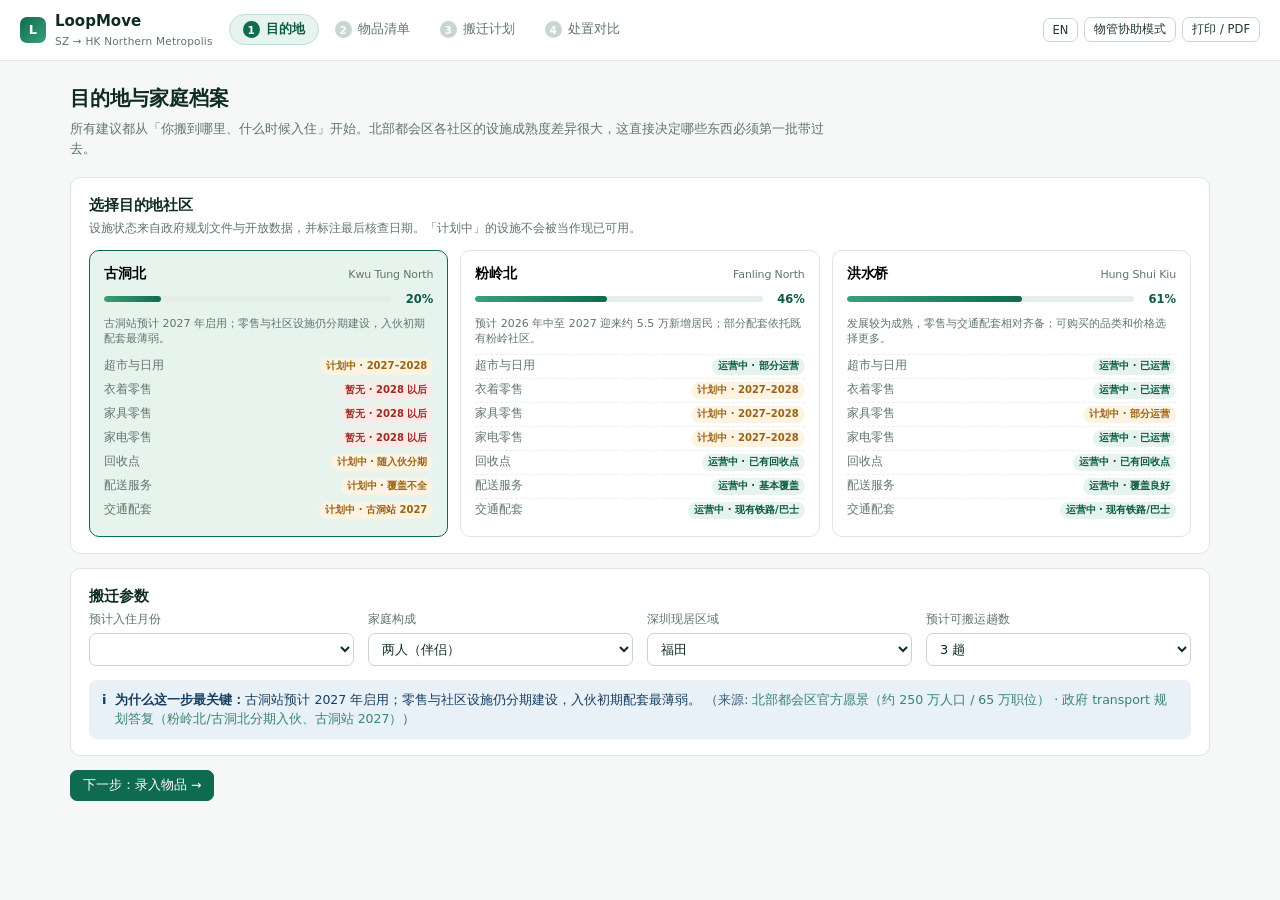
<file: archive/desktop.html>
<!DOCTYPE html>
<html lang="zh-CN">
<head>
<meta charset="UTF-8">
<meta name="viewport" content="width=device-width, initial-scale=1">
<title>LoopMove SZ–HK · Phased Relocation & Circular Item Management</title>
<style>
:root{
  --ink:#0f2b24; --ink2:#20362f; --muted:#61746d; --line:#dde6e1; --line2:#c8d6cf;
  --brand:#0f6b4f; --brand2:#0d5a43; --brand-soft:#e7f3ed;
  --warn:#9a6314; --warn-soft:#fdf3e3;
  --danger:#9c2b22; --danger-soft:#fbeae8;
  --info:#1c4f7c; --info-soft:#e8f0f8;
  --bg:#f5f8f6; --card:#ffffff;
  --r:10px;
}
*{box-sizing:border-box}
html,body{margin:0;padding:0}
body{
  font-family:system-ui,-apple-system,"Segoe UI","PingFang SC","Hiragino Sans GB","Microsoft YaHei","Noto Sans SC",sans-serif;
  background:var(--bg); color:var(--ink); line-height:1.55; font-size:14px;
  -webkit-font-smoothing:antialiased;
}
h1,h2,h3,h4{margin:0; font-weight:650; letter-spacing:-.01em}
a{color:var(--brand); text-decoration:none}
a:hover{text-decoration:underline}
button{font-family:inherit; font-size:inherit; cursor:pointer}
.mono{font-family:ui-monospace,SFMono-Regular,Menlo,Consolas,monospace}

/* ---------- shell ---------- */
.topbar{
  position:sticky; top:0; z-index:50; background:#fff; border-bottom:1px solid var(--line);
  padding:10px 20px; display:flex; align-items:center; gap:16px; flex-wrap:wrap;
}
.brand{display:flex; align-items:center; gap:9px; font-weight:700; font-size:15px}
.logo{width:26px;height:26px;border-radius:7px;background:linear-gradient(135deg,var(--brand),#39a07a);
  display:grid;place-items:center;color:#fff;font-size:13px;font-weight:800}
.brand small{display:block;font-weight:500;font-size:10.5px;color:var(--muted);letter-spacing:.02em}
.spacer{flex:1}
.steps{display:flex; gap:2px; align-items:center; flex-wrap:wrap}
.step{
  padding:6px 13px; border-radius:20px; font-size:12.5px; color:var(--muted);
  border:1px solid transparent; background:none; display:flex; gap:6px; align-items:center; white-space:nowrap;
}
.step .n{width:17px;height:17px;border-radius:50%;background:var(--line2);color:#fff;
  display:grid;place-items:center;font-size:10.5px;font-weight:700}
.step.on{background:var(--brand-soft); color:var(--brand2); font-weight:600; border-color:#bfe0d0}
.step.on .n{background:var(--brand)}
.step.done .n{background:var(--brand2)}
.step:disabled{opacity:.45; cursor:not-allowed}
.tools{display:flex; gap:6px; align-items:center}
.btn{
  border:1px solid var(--line2); background:#fff; color:var(--ink2);
  padding:6px 12px; border-radius:7px; font-size:12.5px; font-weight:500;
}
.btn:hover{background:#f1f6f3}
.btn.primary{background:var(--brand); border-color:var(--brand); color:#fff}
.btn.primary:hover{background:var(--brand2)}
.btn.sm{padding:4px 9px; font-size:11.5px}
.btn.ghost{border-color:transparent; background:transparent; color:var(--muted)}
.btn.ghost:hover{background:#eef3f0; color:var(--ink)}
.btn:disabled{opacity:.4; cursor:not-allowed}

.wrap{max-width:1180px; margin:0 auto; padding:22px 20px 90px}
.screen{display:none}
.screen.on{display:block}
.shead{margin-bottom:18px}
.shead h2{font-size:20px}
.shead p{margin:5px 0 0; color:var(--muted); font-size:13px; max-width:760px}

.card{background:var(--card); border:1px solid var(--line); border-radius:var(--r); padding:16px 18px; margin-bottom:14px}
.card h3{font-size:14.5px; margin-bottom:3px}
.card .sub{color:var(--muted); font-size:12px; margin-bottom:12px}

/* ---------- estate picker ---------- */
.estates{display:grid; grid-template-columns:repeat(auto-fit,minmax(250px,1fr)); gap:12px}
.estate{
  border:1.5px solid var(--line); border-radius:var(--r); padding:14px; background:#fff; text-align:left;
  transition:.15s;
}
.estate:hover{border-color:var(--line2); background:#fafcfb}
.estate.on{border-color:var(--brand); background:var(--brand-soft)}
.estate h4{font-size:14px; display:flex; justify-content:space-between; align-items:baseline; gap:8px}
.estate .en{font-size:11px; color:var(--muted); font-weight:400}
.mat{display:flex; align-items:center; gap:8px; margin:9px 0 10px}
.matbar{flex:1;height:6px;border-radius:4px;background:#e6ede9;overflow:hidden}
.matfill{height:100%;background:linear-gradient(90deg,#39a07a,var(--brand));border-radius:4px}
.matv{font-size:11.5px; font-weight:700; color:var(--brand2); min-width:34px; text-align:right}
.frow{display:flex; justify-content:space-between; gap:8px; font-size:11.5px; padding:3px 0; border-top:1px dashed #eaf0ec}
.frow span:first-child{color:var(--muted)}
.pill{font-size:10px;padding:1.5px 6px;border-radius:10px;font-weight:600;white-space:nowrap}
.p-op{background:var(--brand-soft); color:var(--brand2)}
.p-pl{background:var(--warn-soft); color:var(--warn)}
.p-no{background:var(--danger-soft); color:var(--danger)}

/* ---------- forms ---------- */
.grid2{display:grid; grid-template-columns:repeat(auto-fit,minmax(220px,1fr)); gap:14px}
label.fld{display:block; font-size:12px; color:var(--muted); margin-bottom:4px; font-weight:500}
select,input[type=text],input[type=number]{
  width:100%; padding:7px 9px; border:1px solid var(--line2); border-radius:7px;
  background:#fff; font-family:inherit; font-size:13px; color:var(--ink);
}
select:focus,input:focus{outline:2px solid #bfe0d0; outline-offset:0; border-color:var(--brand)}

/* ---------- inventory ---------- */
.invbar{display:flex; gap:8px; align-items:center; flex-wrap:wrap; margin-bottom:12px}
table.tbl{width:100%; border-collapse:collapse; font-size:12.5px}
table.tbl th{
  text-align:left; font-weight:600; color:var(--muted); font-size:11px; text-transform:uppercase;
  letter-spacing:.04em; padding:8px 8px; border-bottom:1.5px solid var(--line); white-space:nowrap;
}
table.tbl td{padding:8px; border-bottom:1px solid #eef3f0; vertical-align:middle}
table.tbl tr:hover td{background:#fafcfb}
table.tbl tr.sz td{background:#fcfaf5}
.num{text-align:right; font-variant-numeric:tabular-nums}
.tag{font-size:10.5px;padding:2px 7px;border-radius:10px;background:#eef3f0;color:var(--ink2);white-space:nowrap;display:inline-block}
.tag.warn{background:var(--warn-soft); color:var(--warn)}
.tag.dang{background:var(--danger-soft); color:var(--danger)}
.tag.ok{background:var(--brand-soft); color:var(--brand2)}
.tag.info{background:var(--info-soft); color:var(--info)}
.ai{background:#f4f0fb; color:#5b3a9e}

/* ---------- trip plan ---------- */
.trips{display:grid; grid-template-columns:repeat(auto-fit,minmax(285px,1fr)); gap:13px; align-items:start}
.trip{background:#fff;border:1px solid var(--line);border-radius:var(--r);overflow:hidden}
.triph{padding:11px 14px; border-bottom:1px solid var(--line); display:flex; align-items:center; gap:9px}
.triph .ic{width:24px;height:24px;border-radius:6px;display:grid;place-items:center;font-size:12px;font-weight:800;color:#fff}
.triph h4{font-size:13.5px}
.triph .when{font-size:11px;color:var(--muted);font-weight:400}
.tripb{padding:6px 8px 10px; max-height:460px; overflow:auto}
.t1 .ic{background:var(--danger)} .t2 .ic{background:var(--brand)} .t3 .ic{background:#7b8f88}
.tbuy .ic{background:var(--info)} .tsz .ic{background:var(--warn)}
.item{
  display:flex; gap:8px; align-items:flex-start; padding:8px 7px; border-radius:7px; cursor:pointer;
  border:1px solid transparent;
}
.item:hover{background:#f4f9f6; border-color:#e2ece7}
.item .dot{width:7px;height:7px;border-radius:50%;background:var(--line2);margin-top:6px;flex:none}
.item .nm{flex:1; font-size:12.5px}
.item .nm small{display:block;color:var(--muted);font-size:10.5px;margin-top:1px}
.item .cost{font-size:11px;color:var(--muted);white-space:nowrap;font-variant-numeric:tabular-nums}
.item.ai-src .dot{background:#8b5cf6}
.empty{padding:18px 12px;text-align:center;color:var(--muted);font-size:12px}

/* ---------- trace drawer ---------- */
.mask{position:fixed;inset:0;background:rgba(15,43,36,.34);z-index:100;display:none;align-items:flex-end;justify-content:center}
.mask.on{display:flex}
.drawer{
  background:#fff;width:min(680px,100%);max-height:88vh;overflow:auto;
  border-radius:14px 14px 0 0; padding:20px 22px 26px; box-shadow:0 -8px 40px rgba(0,0,0,.16);
}
.drawer h3{font-size:16px;margin-bottom:2px}
.drawer .close{float:right}
.verdict{
  margin:12px 0 16px; padding:11px 14px; border-radius:8px; font-size:13px; font-weight:600;
  display:flex; justify-content:space-between; align-items:center; gap:10px; flex-wrap:wrap;
}
.v-move{background:var(--brand-soft); color:var(--brand2)}
.v-buy{background:var(--info-soft); color:var(--info)}
.v-sz{background:var(--warn-soft); color:var(--warn)}
.v-block{background:var(--danger-soft); color:var(--danger)}
.trace{border-left:2px solid var(--line2); margin:0 0 4px; padding-left:0}
.tr{display:flex; gap:11px; padding:8px 0 8px 13px; margin-left:-2px; border-left:2px solid transparent; position:relative}
.tr .k{
  flex:none; width:118px; font-size:11px; color:var(--muted); font-weight:600;
  letter-spacing:.02em; padding-top:1px;
}
.tr .v{flex:1; font-size:12.5px}
.tr .v b{font-weight:650}
.tr .v em{font-style:normal;color:var(--muted);font-size:11.5px;display:block;margin-top:2px}
.tr.hl{border-left-color:var(--brand); background:linear-gradient(90deg,var(--brand-soft),transparent)}
.tr.bad{border-left-color:var(--danger); background:linear-gradient(90deg,var(--danger-soft),transparent)}
.tr.wr{border-left-color:var(--warn); background:linear-gradient(90deg,var(--warn-soft),transparent)}
.calc{
  font-family:ui-monospace,Menlo,Consolas,monospace; font-size:12px; background:#f6f9f7;
  border:1px solid var(--line); border-radius:7px; padding:9px 11px; margin-top:4px; white-space:pre-wrap;
}

/* ---------- recovery ---------- */
.rcard{border:1px solid var(--line);border-radius:var(--r);background:#fff;margin-bottom:12px;overflow:hidden}
.rhead{padding:12px 15px;background:#fafcfb;border-bottom:1px solid var(--line);display:flex;gap:10px;align-items:center;flex-wrap:wrap}
.rhead h4{font-size:14px}
.rhead .cond{font-size:11px;color:var(--muted)}
.offers{display:grid;grid-template-columns:repeat(auto-fit,minmax(224px,1fr));gap:1px;background:var(--line)}
.offer{background:#fff;padding:12px 13px}
.offer.best{background:var(--brand-soft);box-shadow:inset 3px 0 0 var(--brand)}
.offer.blocked{background:#fbf8f7}
.offer .oh{display:flex;justify-content:space-between;gap:6px;align-items:baseline;margin-bottom:7px}
.offer .on{font-size:12.5px;font-weight:650}
.offer .side{font-size:10px;color:var(--muted)}
.net{font-size:19px;font-weight:750;font-variant-numeric:tabular-nums;letter-spacing:-.02em}
.net.pos{color:var(--brand)} .net.neg{color:var(--danger)} .net.zero{color:var(--muted)}
.bk{display:flex;justify-content:space-between;font-size:11.5px;padding:2.5px 0;font-variant-numeric:tabular-nums}
.bk span:first-child{color:var(--muted)}
.bl{font-weight:600}
.bk.tot{border-top:1px solid var(--line2);margin-top:4px;padding-top:5px;font-weight:700;font-size:12.5px}
.onote{font-size:11px;color:var(--muted);margin-top:8px;padding-top:7px;border-top:1px dashed #eaf0ec}
.onote.warn{color:var(--warn)}
.obad{font-size:10px;padding:2px 7px;border-radius:10px;font-weight:700;background:var(--brand);color:#fff}
.obad.r{background:var(--danger)}

.srcs{font-size:11px;color:var(--muted);margin-top:10px;padding-top:9px;border-top:1px solid var(--line)}
.srcs a{color:var(--info)}
.srcs div{padding:1.5px 0}

/* ---------- notice ---------- */
.notice{
  border-radius:8px;padding:10px 13px;font-size:12.5px;margin-bottom:12px;
  display:flex;gap:9px;align-items:flex-start;
}
.notice .ic{flex:none;font-weight:800;font-size:13px}
.n-info{background:var(--info-soft);color:#163d61}
.n-warn{background:var(--warn-soft);color:#7d4f0f}
.n-dang{background:var(--danger-soft);color:#7d2119}
.n-ok{background:var(--brand-soft);color:var(--brand2)}
.notice b{font-weight:700}

/* ---------- manage view ---------- */
body.assist{font-size:16px}
body.assist .wrap{max-width:900px}
body.assist .item,body.assist .tr{padding:12px 10px}
body.assist .btn{padding:9px 15px;font-size:14px}
body.assist .card{padding:20px}
body.assist .step{font-size:14px;padding:8px 16px}
.assistbar{display:none;background:var(--brand-soft);border-bottom:1px solid #bfe0d0;
  padding:10px 20px;font-size:13px;color:var(--brand2)}
body.assist .assistbar{display:block}
.assistbar b{font-weight:700}
body.assist .net{font-size:23px}

/* ---------- print ---------- */
@media print{
  body{background:#fff;font-size:11pt}
  .topbar,.noprint,.steps,.tools,.invbar,.mask,.drawer,.item .dot{display:none!important}
  .wrap{max-width:100%;padding:0}
  .screen{display:none!important}
  .screen.printon{display:block!important}
  .card,.trip,.rcard{break-inside:avoid;box-shadow:none}
  .trips{display:block}
  .trip{margin-bottom:10pt;page-break-inside:avoid}
  .tripb{max-height:none;overflow:visible}
  a{color:#000;text-decoration:none}
  .ph{display:block!important}
  .notice{background:#f4f4f4!important;color:#000!important;border:1px solid #ccc}
}
.ph{display:none;border-bottom:2px solid var(--brand);padding-bottom:8px;margin-bottom:16px}
.ph h1{font-size:19pt}
.ph .meta{font-size:9.5pt;color:#444;margin-top:4px}
.pfoot{display:none;margin-top:18px;padding-top:10px;border-top:1px solid #ccc;font-size:8.5pt;color:#555}
@media print{.pfoot{display:block}}
.hint{font-size:11.5px;color:var(--muted);margin-top:6px}
.gate{display:flex;gap:10px;align-items:center;font-size:13px;cursor:pointer;
  padding:10px 13px;border:1px solid var(--line2);border-radius:8px;background:#fafcfb}
.gate input{width:17px;height:17px;margin:0;accent-color:var(--brand);cursor:pointer}
.gate:hover{background:#f2f7f4}
.kbd{font-family:ui-monospace,Menlo,monospace;background:#eef3f0;border:1px solid var(--line2);
  border-radius:4px;padding:1px 5px;font-size:11px}
</style>
</head>
<body>

<div class="topbar">
  <div class="brand">
    <div class="logo">L</div>
    <div>LoopMove<small>SZ → HK Northern Metropolis</small></div>
  </div>
  <div class="steps" id="steps"></div>
  <div class="spacer"></div>
  <div class="tools">
    <button class="btn sm" id="langBtn">EN</button>
    <button class="btn sm" id="assistBtn">物管协助模式</button>
    <button class="btn sm" id="printBtn">打印 / PDF</button>
  </div>
</div>

<div class="assistbar" id="assistbar"></div>

<div class="wrap">

  <!-- ===== SCREEN 1 ===== -->
  <section class="screen on" id="s1">
    <div class="shead">
      <h2 id="t1h">目的地与家庭档案</h2>
      <p id="t1p">所有建议都从「你搬到哪里、什么时候入住」开始。北部都会区各社区的设施成熟度差异很大，这直接决定哪些东西必须第一批带过去。</p>
    </div>
    <div class="card">
      <h3 id="t1e">选择目的地社区</h3>
      <div class="sub" id="t1es">设施状态来自政府规划文件与开放数据，标注最后核查日期。「计划中」的设施不会被当作现已可用。</div>
      <div class="estates" id="estates"></div>
    </div>
    <div class="card">
      <h3 id="t1d">搬迁参数</h3>
      <div class="grid2">
        <div>
          <label class="fld" id="l-movein">预计入住月份</label>
          <select id="movein"></select>
        </div>
        <div>
          <label class="fld" id="l-household">家庭构成</label>
          <select id="household"></select>
        </div>
        <div>
          <label class="fld" id="l-origin">深圳现居区域</label>
          <select id="origin"></select>
        </div>
        <div>
          <label class="fld" id="l-trips">预计可搬运趟数</label>
          <select id="ntrips"></select>
        </div>
      </div>
      <div class="notice n-info" style="margin:14px 0 0">
        <span class="ic">i</span>
        <div id="t1note"></div>
      </div>
    </div>
    <div style="display:flex;gap:8px">
      <button class="btn primary" data-go="2" id="t1next">下一步：录入物品 →</button>
    </div>
  </section>

  <!-- ===== SCREEN 2 ===== -->
  <section class="screen" id="s2">
    <div class="shead">
      <h2 id="t2h">物品清单</h2>
      <p id="t2p">AI 只负责减轻录入负担。识别结果一律可编辑，且永远不会当作物品状况的最终判定。</p>
    </div>
    <div class="notice n-warn">
      <span class="ic">!</span>
      <div id="t2warn"></div>
    </div>
    <div class="card">
      <div class="invbar">
        <button class="btn primary sm" id="aiBtn">拍摄 / 导入照片（模拟识别）</button>
        <button class="btn sm" id="addBtn">+ 手动添加</button>
        <button class="btn sm" id="resetBtn">恢复默认清单</button>
        <div class="spacer"></div>
        <span class="hint mono" id="invcount"></span>
      </div>
      <div id="invtable"></div>
      <div class="hint" id="t2hint"></div>
    </div>
    <div class="card" id="aibox" style="display:none">
      <h3 id="t2ai">AI 识别结果（模拟）</h3>
      <div class="sub" id="t2ais">本版本 使用预置结果，不调用真实视觉模型。注意下面第一个条目 —— 识别是错的，你可以纠正它。</div>
      <div id="airesults"></div>
      <div style="display:flex;gap:8px;margin-top:12px">
        <button class="btn primary sm" id="aiAccept">采纳并重新计算整份计划</button>
        <button class="btn sm" id="aiClose">关闭</button>
      </div>
    </div>
    <div style="display:flex;gap:8px">
      <button class="btn" data-go="1">← 返回</button>
      <button class="btn primary" data-go="3" id="t2next">生成分阶段计划 →</button>
    </div>
  </section>

  <!-- ===== SCREEN 3 ===== -->
  <section class="screen printon" id="s3">
    <div class="ph">
      <h1>LoopMove · 分阶段搬迁计划</h1>
      <div class="meta" id="phmeta"></div>
    </div>
    <div class="shead noprint">
      <h2 id="t3h">分阶段搬迁计划</h2>
      <p id="t3p">点击任意物品可展开完整决策链 —— 它为什么在这个阶段，而不是别的阶段。</p>
    </div>
    <div class="notice n-ok">
      <span class="ic">✓</span>
      <div id="t3sum"></div>
    </div>
    <div class="trips" id="trips"></div>
    <div class="card noprint">
      <h3 id="t3c">合规与不确定性提示</h3>
      <div id="t3flags"></div>
    </div>
    <div class="pfoot" id="pfoot"></div>
    <div style="display:flex;gap:8px" class="noprint">
      <button class="btn" data-go="2">← 返回清单</button>
      <button class="btn primary" data-go="4" id="t3next">查看物品处置对比 →</button>
    </div>
  </section>

  <!-- ===== SCREEN 4 ===== -->
  <section class="screen" id="s4">
    <div class="shead">
      <h2 id="t4h">循环物品处置对比</h2>
      <p id="t4p">对深圳侧不再需要的物品，逐条比较净结果。系统严格区分四种性质完全不同的「好处」。</p>
    </div>
    <div class="notice n-dang">
      <span class="ic">×</span>
      <div id="t4warn"></div>
    </div>
    <div class="card">
      <h3 id="t4gate">条件性渠道：是否打算购买新家电？</h3>
      <div class="sub" id="t4gates">以旧换新是「买新机时的折扣」，不是回收款。在你明确表示要购新之前，它不参与推荐排序 —— 这样系统才不会把补贴冒充成回收收入。</div>
      <label class="gate">
        <input type="checkbox" id="buyNewChk">
        <span id="t4gateL">我计划在深圳购买新家电（激活以旧换新补贴渠道）</span>
      </label>
      <div class="hint" id="t4gateH">试着勾选再取消，观察旧冰箱与旧洗衣机的推荐如何变化。</div>
    </div>
    <div class="card">
      <h3 id="t4leg">收益性质图例</h3>
      <div class="grid2" id="legend" style="gap:10px"></div>
    </div>
    <div id="recovery"></div>
    <div class="srcs" id="srcs4"></div>
    <div style="display:flex;gap:8px;margin-top:8px">
      <button class="btn" data-go="3">← 返回计划</button>
    </div>
  </section>

</div>

<div class="mask" id="mask"><div class="drawer" id="drawer"></div></div>

<script>
/* =====================================================================
   LoopMove sample — single file
   Layer 1: curated data (every service record carries source + last_verified)
   Layer 2: rule engine (returns decision_trace, never a bare answer)
   Layer 3: UI (4 screens + print + property-management assisted mode)
   ===================================================================== */

/* ------------------------------ sources ------------------------------ */
const SRC = {
  nm:{zh:'北部都会区官方愿景（约 250 万人口 / 65 万职位）',en:'Northern Metropolis vision (~2.5M residents / 650k jobs)',url:'https://www.nm.gov.hk/en/northern-metropolis',v:'2026-01-21'},
  phasing:{zh:'政府 transport 规划答复（粉岭北/古洞北分期入伙、古洞站 2027）',en:'Govt transport-planning reply (phased intake, Kwu Tung Stn 2027)',url:'https://www.info.gov.hk/gia/general/202601/21/P2026012100234p.htm',v:'2026-01-21'},
  furniture:{zh:'政府答复：弃置家具无独立统计，重用通常优于拆解回收',en:'Govt reply: no separate stats on discarded furniture; reuse preferred',url:'https://www.info.gov.hk/gia/general/202411/06/P2024110600261.htm',v:'2024-11-06'},
  wprs:{zh:'香港 WPRS：购买受管制电器时卖家须应要求免费移走同类旧电器（是服务，不是现金）',en:'HK PRS: seller must arrange free removal of same-class old appliance (service, not cash)',url:'https://www.epd.gov.hk/epd/english/environmentinhk/waste/pro_responsibility/index.html',v:'2026-02-10'},
  szbulky:{zh:'深圳大件家具预约收集（搬到指定临时堆放点或联系物业）',en:'Shenzhen appointment-based bulky furniture collection',url:'https://www.sz.gov.cn/ztfw/gysy/wyc_183959/wsljcl/content/post_11466542.html',v:'2026-02-10'},
  szsub:{zh:'深圳 2026 家电以旧换新：15% 补贴，单件上限 RMB 1,500（属购买补贴）',en:'Shenzhen 2026 trade-in: 15% subsidy, cap RMB1,500 (purchase subsidy)',url:'https://www.sz.gov.cn/cn/xxgk/zfxxgj/zwdt/content/post_12661713.html',v:'2026-02-10'},
  recycle:{zh:'DATA.GOV.HK 回收点数据集',en:'DATA.GOV.HK recyclable collection points',url:'https://data.gov.hk/en-data/dataset/hk-epd-recycteam-waste-less-recyclable-collection-points-data',v:'2026-02-10'},
  fehd:{zh:'DATA.GOV.HK 食环署设施与服务地点',en:'DATA.GOV.HK FEHD facility locations',url:'https://data.gov.hk/tc-data/dataset/hk-fehd-fehdlocatn-fehd-facility-and-service-locations',v:'2026-02-10'},
  emsd:{zh:'机电工程署家居电器安全指引（220V/50Hz、合规插头）',en:'EMSD household electrical product safety guidance',url:'https://wcms.emsd.gov.hk/en/electricity_safety/information_for_the_electrical_trade/electricity_news/38th_issue_oct_2025/index.html',v:'2025-10-01'},
  customs:{zh:'香港海关：废弃受管制电器进出口受管制，实际情形须向官方确认',en:'HK Customs: import/export of abandoned regulated e-equipment is controlled',url:'https://www.customs.gov.hk/en/service-enforcement-information/cargo-clearance/faqs/index.html',v:'2026-02-10'},
  pcpd:{zh:'个人资料私隐专员公署：AI 处理个人资料需持续风险评估',en:'PCPD: ongoing risk assessment where AI processes personal data',url:'https://www.pcpd.org.hk/english/news_events/media_statements/press_20260519.html',v:'2026-05-19'}
};

/* ------------------------------ estates ------------------------------ */
/* avail = 0..1 可获得性; st: op 运营中 / pl 计划中 / no 暂无 */
const ESTATES = {
  kwutung:{
    zh:'古洞北', en:'Kwu Tung North',
    note:{zh:'古洞站预计 2027 年启用；零售与社区设施仍分期建设，入伙初期配套最薄弱。',
          en:'Kwu Tung Station expected 2027; retail and community facilities still rolling out.'},
    f:{
      supermarket:{st:'pl',avail:.25,eta:{zh:'2027–2028',en:'2027–2028'},src:'phasing'},
      retail:{st:'no',avail:.12,eta:{zh:'2028 以后',en:'2028+'},src:'phasing'},
      furniture:{st:'no',avail:.05,eta:{zh:'2028 以后',en:'2028+'},src:'phasing'},
      appliance:{st:'no',avail:.10,eta:{zh:'2028 以后',en:'2028+'},src:'phasing'},
      recycling:{st:'pl',avail:.30,eta:{zh:'随入伙分期',en:'phased'},src:'recycle'},
      delivery:{st:'pl',avail:.35,eta:{zh:'覆盖不全',en:'partial'},src:'phasing'},
      transport:{st:'pl',avail:.20,eta:{zh:'古洞站 2027',en:'Station 2027'},src:'phasing'}
    }
  },
  fanling:{
    zh:'粉岭北', en:'Fanling North',
    note:{zh:'预计 2026 年中至 2027 迎来约 5.5 万新增居民；部分配套依托既有粉岭社区。',
          en:'~55k additional residents mid-2026 to 2027; partly served by existing Fanling.'},
    f:{
      supermarket:{st:'op',avail:.55,eta:{zh:'部分运营',en:'partly open'},src:'phasing'},
      retail:{st:'pl',avail:.50,eta:{zh:'2027–2028',en:'2027–2028'},src:'phasing'},
      furniture:{st:'pl',avail:.35,eta:{zh:'2027–2028',en:'2027–2028'},src:'phasing'},
      appliance:{st:'pl',avail:.30,eta:{zh:'2027–2028',en:'2027–2028'},src:'phasing'},
      recycling:{st:'op',avail:.50,eta:{zh:'已有回收点',en:'existing'},src:'recycle'},
      delivery:{st:'op',avail:.60,eta:{zh:'基本覆盖',en:'mostly'},src:'phasing'},
      transport:{st:'op',avail:.45,eta:{zh:'现有铁路/巴士',en:'rail + bus'},src:'phasing'}
    }
  },
  hungshui:{
    zh:'洪水桥', en:'Hung Shui Kiu',
    note:{zh:'发展较为成熟，零售与交通配套相对齐备；可购买的品类和价格选择更多。',
          en:'More mature; wider retail and transport provision.'},
    f:{
      supermarket:{st:'op',avail:.72,eta:{zh:'已运营',en:'operating'},src:'fehd'},
      retail:{st:'op',avail:.65,eta:{zh:'已运营',en:'operating'},src:'fehd'},
      furniture:{st:'pl',avail:.50,eta:{zh:'部分运营',en:'partly open'},src:'fehd'},
      appliance:{st:'op',avail:.58,eta:{zh:'已运营',en:'operating'},src:'fehd'},
      recycling:{st:'op',avail:.60,eta:{zh:'已有回收点',en:'existing'},src:'recycle'},
      delivery:{st:'op',avail:.70,eta:{zh:'覆盖良好',en:'good'},src:'fehd'},
      transport:{st:'op',avail:.55,eta:{zh:'现有铁路/巴士',en:'rail + bus'},src:'phasing'}
    }
  }
};

/* 日用消耗品：本地买得到就不值得占用跨境运输额度 */
const CONSUMABLE = {daily:true};

/* 品类 → 依赖的本地设施 */
const CAT2F = {
  essential:'supermarket', daily:'supermarket', kitchenware:'supermarket',
  clothing:'retail', decor:'retail',
  furniture:'furniture',
  appliance_s:'appliance', appliance_m:'appliance', appliance_l:'appliance', electronics:'appliance'
};

/* ------------------------------ catalog ------------------------------ */
/* repl = 香港重置价(HKD); cond: good/fair/poor/broken */
const CATALOG = [
  {id:'doc',  zh:'证件、签证与租约文件', en:'ID, visa & tenancy documents', cat:'essential', vol:.01,wt:1, urgency:'immediate', essential:true, repl:null, cond:'good'},
  {id:'med',  zh:'处方药（一个月量）',   en:'Prescription medication (1 month)', cat:'essential', vol:.01,wt:.5, urgency:'immediate', essential:true, repl:null, cond:'good'},
  {id:'bed',  zh:'床上用品（被、枕、床单）', en:'Bedding (quilt, pillows, sheets)', cat:'essential', vol:.14,wt:5, urgency:'immediate', essential:true, repl:700, cond:'good'},
  {id:'cl7',  zh:'基本衣物（7 天）',     en:'Basic clothing (7 days)', cat:'clothing', vol:.05,wt:4, urgency:'immediate', essential:true, repl:900, cond:'good'},
  {id:'lap',  zh:'笔记本电脑 + 充电器',  en:'Laptop + charger', cat:'electronics', vol:.01,wt:2, urgency:'immediate', essential:true, repl:8000, cond:'good', appliance:true, volt:'100–240V', plug:'USB-C', plugOk:true},
  {id:'ada',  zh:'转换插头 / 拖板',      en:'Travel adaptor / power strip', cat:'electronics', vol:.005,wt:.4, urgency:'immediate', essential:true, repl:120, cond:'good', appliance:true, volt:'—', plug:'英标', plugOk:true},
  {id:'toi',  zh:'洗漱用品与毛巾',       en:'Toiletries & towels', cat:'daily', vol:.03,wt:1.5, urgency:'high', repl:250, cond:'good'},
  {id:'cle',  zh:'清洁用品与杂物',       en:'Cleaning supplies & sundries', cat:'daily', vol:.09,wt:6, urgency:'medium', repl:220, cond:'good'},
  {id:'pot',  zh:'基本炊具（锅、刀、砧板）', en:'Basic cookware (pot, knife, board)', cat:'kitchenware', vol:.05,wt:3, urgency:'high', repl:600, cond:'good'},
  {id:'lamp', zh:'台灯',                 en:'Desk lamp', cat:'appliance_s', vol:.02,wt:1.5, urgency:'medium', repl:280, cond:'good', appliance:true, volt:'220V', plug:'国标两脚', plugOk:false},
  {id:'rice', zh:'电饭煲',               en:'Rice cooker', cat:'appliance_m', vol:.035,wt:4, urgency:'medium', repl:520, cond:'good', appliance:true, volt:'220V', plug:'国标三脚', plugOk:false, regulated:true},
  {id:'mw',   zh:'微波炉',               en:'Microwave oven', cat:'appliance_m', vol:.07,wt:12, urgency:'low', repl:900, cond:'good', appliance:true, volt:'220V', plug:'国标三脚', plugOk:false, regulated:true},
  {id:'desk', zh:'书桌',                 en:'Desk', cat:'furniture', vol:.38,wt:25, urgency:'medium', repl:1300, cond:'good'},
  {id:'mat',  zh:'床垫（1.5 米）',        en:'Mattress (1.5m)', cat:'furniture', vol:.58,wt:30, urgency:'high', repl:3600, cond:'good'},
  {id:'sofa', zh:'三人沙发',             en:'3-seater sofa', cat:'furniture', vol:2.2,wt:60, urgency:'low', repl:6200, cond:'good'},
  {id:'wdr',  zh:'衣柜',                 en:'Wardrobe', cat:'furniture', vol:1.4,wt:45, urgency:'low', repl:4200, cond:'good'},
  {id:'win',  zh:'冬季衣物与被褥',        en:'Winter clothing & quilts', cat:'clothing', vol:.16,wt:9, urgency:'low', repl:1600, cond:'good'},
  {id:'dec',  zh:'书籍与装饰品',          en:'Books & decorations', cat:'decor', vol:.18,wt:14, urgency:'low', repl:900, cond:'good'}
];

/* 深圳侧待处置物品 */
const UNWANTED = [
  {id:'fridge', zh:'旧冰箱（仍能正常使用）', en:'Old fridge (still working)', cat:'appliance_l', side:'sz', unwanted:true,
   cond:'working', vol:.85,wt:70, appliance:true, volt:'220V', plug:'国标三脚', plugOk:false, regulated:true, resale:650},
  {id:'wash',   zh:'旧洗衣机（已损坏）',    en:'Old washing machine (broken)', cat:'appliance_l', side:'sz', unwanted:true,
   cond:'broken', vol:.5,wt:55, appliance:true, volt:'220V', plug:'国标三脚', plugOk:false, regulated:true, resale:0},
  {id:'shelf',  zh:'旧书架（层板已变形）',  en:'Old bookshelf (warped shelves)', cat:'furniture', side:'sz', unwanted:true,
   cond:'poor', vol:.4,wt:18, resale:0},
  {id:'osofa',  zh:'旧沙发（布面磨损）',    en:'Old sofa (worn fabric)', cat:'furniture', side:'sz', unwanted:true,
   cond:'poor', vol:1.9,wt:55, resale:0},
  {id:'strol',  zh:'儿童推车（用旧但完好）', en:'Stroller (used, sound)', cat:'furniture', side:'sz', unwanted:true,
   cond:'fair', vol:.18,wt:9, resale:260}
];

/* ------------------------- 模拟 AI 识别结果 ------------------------- */
const AI_MOCK = [
  {guess:{zh:'餐桌',en:'Dining table'}, truth:{zh:'书桌（宜家）',en:'Desk (IKEA)'}, conf:.71, wrong:true,
   patch:{id:'desk', name:{zh:'书桌（宜家 MALM）',en:'Desk (IKEA MALM)'}, vol:.38, wt:25, cat:'furniture', urgency:'medium', repl:1300}},
  {guess:{zh:'床上用品',en:'Bedding'}, truth:{zh:'床上用品',en:'Bedding'}, conf:.94, wrong:false, patch:null},
  {guess:{zh:'电饭煲',en:'Rice cooker'}, truth:{zh:'电饭煲',en:'Rice cooker'}, conf:.88, wrong:false, patch:null}
];

/* ------------------------------ i18n ------------------------------ */
let LANG = 'zh';
const T = {
  steps:{zh:['目的地','物品清单','搬迁计划','处置对比'],en:['Destination','Inventory','Move plan','Item recovery']},
  go:{zh:'下一步',en:'Next'},
  print:{zh:'打印 / PDF',en:'Print / PDF'},
  assist:{zh:'物管协助模式',en:'Assisted mode'},
  assistOn:{zh:'退出协助模式',en:'Exit assisted'},
  hkd:{zh:'HK$',en:'HK$'},
  vol:{zh:'m³',en:'m³'},
  kg:{zh:'kg',en:'kg'},
  cond:{good:{zh:'良好',en:'Good'},fair:{zh:'尚可',en:'Fair'},poor:{zh:'较差',en:'Poor'},broken:{zh:'已损坏',en:'Broken'},working:{zh:'可用',en:'Working'}},
  urg:{immediate:{zh:'首晚必需',en:'Night 1 essential'},high:{zh:'高度急需',en:'High'},medium:{zh:'中等',en:'Medium'},low:{zh:'低优先',en:'Low priority'}},
  st:{op:{zh:'运营中',en:'Operating'},pl:{zh:'计划中',en:'Planned'},no:{zh:'暂无',en:'None'}},
  cat:{essential:{zh:'必需随身',en:'Essential'},daily:{zh:'日用品',en:'Daily'},kitchenware:{zh:'厨具',en:'Kitchenware'},
       clothing:{zh:'衣物',en:'Clothing'},decor:{zh:'书与装饰',en:'Books & decor'},furniture:{zh:'家具',en:'Furniture'},
       appliance_s:{zh:'小家电',en:'Small appliance'},appliance_m:{zh:'中型家电',en:'Appliance'},appliance_l:{zh:'大型家电',en:'Large appliance'},
       electronics:{zh:'电子产品',en:'Electronics'}},
  fac:{supermarket:{zh:'超市与日用',en:'Supermarket'},retail:{zh:'衣着零售',en:'Clothing retail'},furniture:{zh:'家具零售',en:'Furniture retail'},
       appliance:{zh:'家电零售',en:'Appliance retail'},recycling:{zh:'回收点',en:'Recycling points'},delivery:{zh:'配送服务',en:'Delivery'},transport:{zh:'交通配套',en:'Transport'}},
  trip:{
    t1:{zh:'第 1 趟 · 首晚生存',en:'Trip 1 · Immediate living',when:{zh:'入住当天',en:'Move-in day'}},
    t2:{zh:'第 2 趟 · 日常舒适',en:'Trip 2 · Daily comfort',when:{zh:'入住后 1–4 周',en:'1–4 weeks after'}},
    t3:{zh:'第 3 趟 · 安顿可选',en:'Trip 3 · Optional settlement',when:{zh:'入住后 1–3 个月',en:'1–3 months after'}},
    buy:{zh:'在香港购买',en:'Buy in Hong Kong',when:{zh:'按本地设施到位情况',en:'As local supply opens'}},
    sz:{zh:'深圳侧待办（不带走）',en:'Shenzhen action list',when:{zh:'离深前处理',en:'Before leaving Shenzhen'}}
  },
  action:{T1:{zh:'第 1 趟带走',en:'Bring on trip 1'},T2:{zh:'第 2 趟带走',en:'Bring on trip 2'},
          T3:{zh:'第 3 趟带走',en:'Bring on trip 3'},BUY:{zh:'在香港购买',en:'Buy in HK'},SZ:{zh:'深圳侧处理',en:'Handle in Shenzhen'}},
  benefit:{cash:{zh:'现金回收',en:'Cash recovery'},subsidy:{zh:'购买补贴',en:'Purchase subsidy'},
           free:{zh:'免费清运',en:'Free removal'},fee:{zh:'付费处置',en:'Paid disposal'},none:{zh:'无金钱收益',en:'No monetary gain'}},
  benNote:{cash:{zh:'真实现金收入',en:'Actual cash received'},
           subsidy:{zh:'购买新品时的折扣，不是回收款',en:'Discount on a new purchase — NOT a recycling payment'},
           free:{zh:'免费上门移走，不含任何现金',en:'Free removal service — no cash involved'},
           fee:{zh:'你需要支付费用',en:'You pay a fee'},
           none:{zh:'不产生金钱收益',en:'No money changes hands'}},
  feasible:{ok:{zh:'可操作',en:'Available'},cond:{zh:'有条件',en:'Conditional'},no:{zh:'不适用',en:'Not applicable'}},
  conf:{high:{zh:'高',en:'High'},medium:{zh:'中',en:'Medium'},low:{zh:'低',en:'Low'}}
};

/* ------------------------------ state ------------------------------ */
const S = {
  estate:'kwutung', movein:'2026-09', household:'couple', origin:'futian', ntrips:3,
  items: CATALOG.map(o=>({...o})),
  unwanted: UNWANTED.map(o=>({...o})),
  screen:1, assist:false, aiUsed:false, buyNew:false
};

const $  = s=>document.querySelector(s);
const $$ = s=>[...document.querySelectorAll(s)];
/* deep resolve: {zh,en} leaf -> string; recurse into containers */
const L  = o => {
  if(o===null||o===undefined) return o;
  if(Array.isArray(o)) return o.map(L);
  if(typeof o==='object'){
    const ks = Object.keys(o);
    if(ks.length===2 && 'zh' in o && 'en' in o) return o[LANG];
    const r = {}; for(const k of ks) r[k]=L(o[k]); return r;
  }
  return o;
};
const T_ = new Proxy({}, { get:(_,k)=>L(T[k]) });
const HKD = n => 'HK$' + Math.round(n).toLocaleString('en-US');
const RATE = {base:60, vol:900, wt:3};   // 跨境搬运分摊模型（示例参数）
const CONDF = {good:1, fair:.7, poor:.35, broken:.05, working:.85};

/* ====================== LAYER 2: RULE ENGINE ====================== */

function transportCost(it){
  return Math.round(RATE.base + it.vol*RATE.vol + it.wt*RATE.wt);
}

/* 合规检查：电器插头/电压 + 受管制废弃电器跨境 */
function compliance(it){
  const tr = [];
  if(it.appliance){
    if(!it.plugOk){
      tr.push({k:'warn', detail:{zh:'插头为「'+it.plug+'」，不符合香港本地供应电器要求（220V/50Hz + 合规英标插头）。跨境电器未必可立即安全使用。',
                                 en:'Plug type "'+ (it.plug==='国标两脚'||it.plug==='国标三脚' ? 'GB' : it.plug) +'" does not meet HK requirements (220V/50Hz + compliant plug).'}});
    } else {
      tr.push({k:'ok', detail:{zh:'电压/插头兼容（'+it.volt+'），无需改装。',en:'Voltage/plug compatible ('+it.volt+').'}});
    }
    if(it.regulated && it.side==='sz' && it.unwanted){
      return {level:'blocked', notes:tr.concat([{k:'block', detail:{zh:'属受管制电器设备。香港对废弃受管制电器设备的进出口有管制，个人行李非贸易用途或可豁免，但实际情形须向海关/环保署确认。本系统不提供清关结论。',
        en:'Regulated electrical equipment. HK controls import/export of abandoned regulated e-equipment; personal baggage may be exempt but must be confirmed with Customs/EPD. This system gives no clearance advice.'}}]),
        src:['customs','emsd']};
    }
    return {level: tr.some(t=>t.k==='warn') ? 'caution' : 'ok', notes:tr, src:['emsd']};
  }
  return {level:'ok', notes:[{k:'ok',detail:{zh:'非电器类，无电气合规限制。',en:'Non-electrical item; no electrical compliance constraint.'}}], src:[]};
}

/* 搬迁侧决策：返回 action + trace */
function decideMove(it, ctx){
  const est = ESTATES[S.estate];
  const fkey = CAT2F[it.cat] || 'supermarket';
  const fac  = est.f[fkey];
  const cmp  = compliance(it);
  const tr   = [];

  tr.push({k:'rule', label:{zh:'① 合规检查',en:'1. Compliance'}, v:{zh:cmp.level==='blocked'?'阻断':cmp.level==='caution'?'需注意':'通过',
      en:cmp.level==='blocked'?'Blocked':cmp.level==='caution'?'Caution':'Pass'}, hl:cmp.level!=='ok', bad:cmp.level==='blocked',
      d:cmp.notes.map(n=>n.detail).concat([])});

  if(cmp.level==='blocked'){
    return {action:'SZ', trip:'sz', conf:'high', trace:tr, flags:['customs'],
      why:{zh:'受管制电器，不得凭本系统结论跨境运输 —— 转由深圳侧处置。',
           en:'Regulated appliance: must not be shipped on the basis of this system. Routed to Shenzhen handling.'}};
  }

  const urg = it.urgency;
  tr.push({k:'fact', label:{zh:'② 急迫性',en:'2. Urgency'}, v:T_.urg[urg],
    d:[{zh: it.essential ? '标记为不可替代 / 首晚必需。' : '按使用时间点排序。',
        en: it.essential ? 'Marked irreplaceable / night-one essential.' : 'Ranked by when it is actually needed.'}]});

  const avail = fac.avail;
  tr.push({k:'fact', label:{zh:'③ 目的地可获得性',en:'3. Local availability'},
    v: Math.round(avail*100)+'% · '+T_.fac[fkey],
    hl: avail<.4,
    d:[{zh: est.zh+'｜'+T_.fac[fkey]+'：'+T_.st[fac.st]+'（'+fac.eta.zh+'）',
        en: est.en+' — '+T_.fac[fkey]+': '+T_.st[fac.st]+' ('+fac.eta.en+')'}]});

  const tc = transportCost(it);
  tr.push({k:'fact', label:{zh:'④ 跨境运输成本',en:'4. Transport cost'}, v:HKD(tc),
    d:[{zh: '体积 '+it.vol+' m³ × '+RATE.vol+' + 重量 '+it.wt+' kg × '+RATE.wt+' + 基础分摊 '+RATE.base,
        en: 'Volume '+it.vol+'m³ × '+RATE.vol+' + weight '+it.wt+'kg × '+RATE.wt+' + base '+RATE.base}]});

  const repl = it.repl;
  tr.push({k:'fact', label:{zh:'⑤ 香港重置成本',en:'5. Replacement cost in HK'},
    v: repl==null ? {zh:'不可替代',en:'Irreplaceable'} : HKD(repl),
    d: repl==null ? [{zh:'无法用金钱重置（证件、药品等）。',en:'Cannot be replaced by purchase.'}]
                  : [{zh:'在香港同类购置的估计价格。',en:'Estimated price to buy equivalent in HK.'}]});

  // 两种方案的实际代价：带走只付运费；当地重购要付重置价，且本地越难买实际代价越高
  const buyEff = repl==null ? null : Math.round(repl * (1 + (1-avail)*0.8));
  const pct = Math.round(avail*100);
  const etaTxt = L(fac.eta);
  const tripOf = u => (u==='immediate'||u==='high') ? 'T1' : u==='medium' ? 'T2' : 'T3';

  let action, rule, conf='high', why, calc;

  if(repl==null || it.essential){
    action='T1'; rule='essential';
    why={zh:'不可替代或首晚必需 —— 不参与经济比较，直接进第 1 趟。',
         en:'Irreplaceable or night-one essential: excluded from the economic comparison, placed in trip 1.'};
    calc='不可替代 → 不参与经济比较\n→ Trip 1';
  }
  else if(it.appliance && !it.plugOk){
    if(avail >= .35){
      action='BUY'; rule='compliance';
      why={zh:'插头/电压不符合香港要求（'+it.plug+'），不应跨境直接使用。建议抵港后购买合规版本。',
           en:'Plug/voltage does not meet HK requirements ('+it.plug+'). Buy a compliant version after arrival instead of shipping it.'};
      calc='合规检查 = 未通过（'+it.plug+'）\n当地家电零售可获得性 '+pct+'% ≥ 35% → 可购买合规版本\n→ 在香港购买';
    } else {
      action=tripOf(urg); rule='compliance_fallback'; conf='low';
      why={zh:'电器不合规，但'+est.zh+'的'+T_.fac[fkey]+'仅 '+pct+'%（'+etaTxt+'），当地暂买不到 → 只能带走，但必须更换合规插头并经检验后使用。',
           en:'Non-compliant, but '+T_.fac[fkey]+' near '+est.en+' is only '+pct+'% ('+etaTxt+'); buying locally is not yet possible. Take it, but replace the plug and have it checked before use.'};
      calc='合规检查 = 未通过（'+it.plug+'）\n当地'+T_.fac[fkey]+'可获得性 '+pct+'% < 35% → 当地购买暂不可行\n降级：带走 + 强制安全处理\n置信度降为「低」，需人工复核';
    }
  }
  else if(CONSUMABLE[it.cat] && avail >= .5){
    action='BUY'; rule='consumable';
    why={zh:'属日用消耗品，'+est.zh+'本地超市可获得性 '+pct+'% → 抵达后购买即可，不占用跨境运输额度。',
         en:'A consumable; supermarket availability near '+est.en+' is '+pct+'%. Buy on arrival rather than spending cross-border capacity on it.'};
    calc='运输成本 '+HKD(tc)+' vs 物品价值 '+HKD(repl)+'\n本地可获得性 '+pct+'% ≥ 50% → 当地购买';
  }
  else if(tc > repl*0.6 && avail >= .4){
    action='BUY'; rule='bulky_cheap'; conf='medium';
    why={zh:'运输成本 '+HKD(tc)+' 已超过重置价 '+HKD(repl)+' 的 60%，且本地可获得性 '+pct+'% → 当地购买更合理。',
         en:'Transport '+HKD(tc)+' exceeds 60% of replacement ('+HKD(repl)+') and local availability is '+pct+'%: buying locally is better.'};
    calc='运输 '+HKD(tc)+' > 重置价 '+HKD(repl)+' × 0.6 = '+HKD(repl*0.6)+'\n本地可获得性 '+pct+'% ≥ 40%\n→ 在香港购买';
  }
  else {
    action=tripOf(urg); rule='economic';
    conf = (tc > repl*0.45) ? 'medium' : 'high';
    why={zh:'运输成本 '+HKD(tc)+' 低于当地重购的实际代价 '+HKD(buyEff)+'（重置价 '+HKD(repl)+' × 本地稀缺系数）→ 带走更划算，按急迫性排入「'+T_.action[action]+'」。',
         en:'Transport '+HKD(tc)+' is below the effective cost of rebuying ('+HKD(buyEff)+' = '+HKD(repl)+' × local scarcity factor): take it, scheduled by urgency.'};
    calc='带走成本 = 运输                '+HKD(tc)+'\n当地重购 = 重置价 '+HKD(repl)+' × (1 + (1 − '+avail.toFixed(2)+') × 0.8) = '+HKD(buyEff)+'\n'+HKD(tc)+' < '+HKD(buyEff)+'  →  带走（'+T_.action[action]+'）';
  }

  const econ = !(rule==='compliance' || rule==='compliance_fallback' || rule==='essential');
  tr.push({k:'calc', label:{zh:'⑥ 两种方案代价',en:'6. Cost of each option'},
    v: econ ? HKD(tc)+' vs '+HKD(buyEff) : {zh:'不适用 —— 由更高优先级规则决定',en:'n/a — a higher-priority rule decides this'},
    d:[ econ
      ? {zh:'带走只需付运费；当地重购要付重置价，并随本地稀缺程度放大。',
         en:'Moving costs only freight; rebuying costs the replacement price, scaled up by local scarcity.'}
      : {zh:'合规与不可替代性优先于经济比较，本条不按成本高低取舍。',
         en:'Compliance and irreplaceability outrank the economic comparison; cost does not decide this item.'}]});

  tr.push({k:'rule', label:{zh:'⑦ 决策规则',en:'7. Decision rule'}, v:L(why),
    hl:rule!=='compliance_fallback', bad:rule==='compliance_fallback', calc:calc});
  tr.push({k:'fact', label:{zh:'⑧ 置信度',en:'8. Confidence'}, v:T_.conf[conf],
    d:[ conf==='low'
      ? {zh:'存在未解决的合规问题或信息缺口，置信度降为「低」。执行前须人工复核，并向机电工程署或相关机构确认。',
         en:'An unresolved compliance issue or information gap: confidence is low. Review manually and confirm with EMSD or the relevant body before acting.'}
      : (conf==='medium'
        ? {zh:'两个方案代价较接近（运输成本超过重置价 45%），置信度为「中」，建议复核后再决定。',
           en:'The two options are close (transport exceeds 45% of replacement cost): medium confidence, review before deciding.'}
        : {zh:'规则判定明确，且不涉及未解决的合规问题。',
           en:'The rule outcome is clear and no unresolved compliance issue applies.'})]});

  return {action:action, trip:action==='BUY'?'buy':'t'+action[1], conf:conf, trace:tr, why:why,
          rule:rule, flags: cmp.level==='caution' ? ['emsd'] : [],
          numbers:{tc:tc, repl:repl, buyEff:buyEff, avail:avail}};
}

/* 处置侧：构建候选渠道并计算净结果 */
function buildOffers(it){
  const O = [];
  const spare = it.cond==='working' || it.cond==='good' || it.cond==='fair';

  // 1. 深圳二手转卖（买家自提）
  if(spare && (it.resale||0)>0){
    O.push({id:'sell', name:{zh:'深圳二手转卖（平台自提）',en:'Sell second-hand in Shenzhen (buyer collects)'}, side:'sz',
      ben:'cash', prio:3, feas:'ok',
      v:{value:it.resale, subsidy:0, transport:0, handling:0, disposal:0},
      note:{zh:'需自行议价与交接，平台不担保成交；成交价随成色浮动，须与买方最终确认。',
            en:'You negotiate and hand over yourself; no guaranteed sale. Final price must be confirmed with the buyer.'},
      src:['furniture']});
  } else {
    O.push({id:'sell', name:{zh:'深圳二手转卖（平台自提）',en:'Sell second-hand in Shenzhen (buyer collects)'}, side:'sz',
      ben:'none', prio:3, feas:'no', v:{value:0,subsidy:0,transport:0,handling:0,disposal:0},
      note:{zh:'当前成色（'+T_.cond[it.cond]+'）通常无人承接，不列入可行渠道。',
            en:'Condition ('+T_.cond[it.cond]+') is normally not accepted; excluded.'}, src:['furniture']});
  }

  // 2. 公益捐赠
  if(spare){
    O.push({id:'donate', name:{zh:'深圳公益捐赠（机构上门）',en:'Donate to charity in Shenzhen (pickup)'}, side:'sz',
      ben:'none', prio:3, feas:'cond', v:{value:0, subsidy:0, transport:0, handling:0, disposal:0},
      note:{zh:'无金钱收益。机构通常只接受成色良好、无污损的物品，需提前确认是否上门及可收品类。',
            en:'No monetary gain. Charities normally accept only clean, sound items; confirm pickup and accepted categories first.'},
      src:['furniture']});
  } else {
    O.push({id:'donate', name:{zh:'深圳公益捐赠（机构上门）',en:'Donate to charity in Shenzhen (pickup)'}, side:'sz',
      ben:'none', prio:3, feas:'no', v:{value:0,subsidy:0,transport:0,handling:0,disposal:0},
      note:{zh:'成色不达标（'+T_.cond[it.cond]+'），捐赠渠道通常不予接收。',
            en:'Condition ('+T_.cond[it.cond]+') is below typical donation acceptance.'}, src:['furniture']});
  }

  // 3. 深圳大件预约清运
  O.push({id:'bulky', name:{zh:'深圳大件家具预约清运',en:'Shenzhen bulky-item appointment collection'}, side:'sz',
    ben:'free', prio:1, feas:'cond', v:{value:0, subsidy:0, transport:0, handling:0, disposal:0},
    note:{zh:'需先自行搬到指定临时堆放点，或联系物业管理处预约安排。免费属清运服务，不含任何现金。',
          en:'Move the item to a designated temporary point first, or book via property management. Free service; no cash.'},
    src:['szbulky']});

  // 4. 家电以旧换新补贴 —— 购买补贴，不是回收款；未声明购新则不参与排序
  if(it.appliance){
    const sub = Math.round(1500 * 1.09);   // RMB 1500 上限折算 HKD（示例汇率）
    O.push({id:'tradein', name:{zh:'深圳家电以旧换新补贴',en:'Shenzhen appliance trade-in subsidy'}, side:'sz',
      ben:'subsidy', prio:2, feas:'cond', locked: !S.buyNew,
      v:{value:0, subsidy:sub, transport:0, handling:0, disposal:0},
      note: S.buyNew
        ? {zh:'这是「购买新机时的 15% 折扣，单件上限 RMB 1,500」，不是把旧机卖掉拿钱。上面的净额不含你必须支付的新机价款，仅在你本就打算购新时才成立。',
           en:'A 15% discount on a NEW purchase (cap RMB1,500) — not payment for your old unit. The net figure excludes what you must spend on the new appliance, and only applies if you were buying one anyway.'}
        : {zh:'本渠道是购买新机的折扣，不是回收款。在你勾选「计划在深圳购买新家电」之前，它不参与推荐排序 —— 系统不会把补贴冒充成回收收入。',
           en:'This is a discount on a new purchase, not a recycling payment. It stays out of the ranking until you tick "planning to buy a new appliance" — the system never passes a subsidy off as recovery income.'},
      src:['szsub']});
  }

  // 5. 香港 WPRS 免费除旧
  if(it.regulated){
    const tc = transportCost(it);
    O.push({id:'wprs', name:{zh:'香港 WPRS 免费除旧（购新时安排）',en:'HK WPRS free removal (with new purchase)'}, side:'hk',
      ben:'free', prio:1, feas:'no', v:{value:0, subsidy:0, transport:0, handling:0, disposal:0},
      note:{zh:'在香港购买受管制电器时，卖家须应要求免费移走同类旧电器——是移除服务，不是现金付款。但本件在深圳：跨境运废弃受管制电器受管制，且运输成本约 '+HKD(tc)+'，本渠道实际不可行。',
            en:'When buying a regulated appliance in HK the seller must arrange free removal of the same class — a service, not cash. But this unit is in Shenzhen: shipping abandoned regulated e-equipment across the boundary is controlled, and transport alone is ~'+HKD(tc)+'. Not workable here.'},
      src:['wprs','customs']});
  }

  // 6. 香港付费清运
  {
    const tc = transportCost(it);
    O.push({id:'hkpaid', name:{zh:'运至香港后付费清运',en:'Ship to HK then paid disposal'}, side:'hk',
      ben:'fee', prio:0, feas: it.regulated ? 'no' : 'cond',
      v:{value:0, subsidy:0, transport:tc, handling:0, disposal:320},
      note: it.regulated
        ? {zh:'受管制电器不得凭本系统结论跨境运输，此渠道不予推荐。',en:'Regulated e-equipment must not be shipped on this system\'s advice; channel not recommended.'}
        : {zh:'跨境运输 '+HKD(tc)+' + 处置费 '+HKD(320)+'。除非物品确有留港必要，否则不划算。',
           en:'Transport '+HKD(tc)+' + disposal '+HKD(320)+'. Rarely worthwhile unless the item must reach HK.'},
      src:['customs','furniture']});
  }

  // 7. 深圳废品回收（按重量，仅损坏件）
  if(it.cond==='broken'){
    const rv = Math.round(it.wt * 2.2);
    O.push({id:'scrap', name:{zh:'深圳废品回收（按重量）',en:'Shenzhen scrap recycling (by weight)'}, side:'sz',
      ben:'cash', prio:2, feas:'ok', v:{value:rv, subsidy:0, transport:0, handling:0, disposal:0},
      note:{zh:'按 '+it.wt+' kg × 约 HK$2.2/kg 估算的废金属回收价，实际价格随行情浮动。',
            en:'Estimated at '+it.wt+'kg × ~HK$2.2/kg scrap metal; actual price fluctuates.'}, src:['szbulky']});
  }

  O.forEach(o=>{ o.net = o.v.value + o.v.subsidy - o.v.transport - o.v.handling - o.v.disposal; });
  // 排序：先看净结果，净结果相同时优先「重用 > 回收 > 处置」（政府口径：家具重用通常优于拆解回收）
  const viable = O.filter(o=>o.feas!=='no' && !o.locked);
  const best = viable.slice().sort((a,b)=>(b.net-a.net)||((b.prio||0)-(a.prio||0)))[0] || O[0];
  O.forEach(o=>{ o.best = (o===best && o.feas!=='no' && !o.locked); });
  return {offers:O, best:best};
}

/* ====================== LAYER 3: RENDER ====================== */

function renderSteps(){
  $('#steps').innerHTML = T_.steps.map((s,i)=>{
    const n=i+1, on=S.screen===n, done=S.screen>n;
    return '<button class="step '+(on?'on':'')+' '+(done?'done':'')+'" data-go="'+n+'"><span class="n">'+(done?'✓':n)+'</span>'+s+'</button>';
  }).join('');
}

/* ---------- screen 1 ---------- */
function renderEstates(){
  $('#estates').innerHTML = Object.entries(ESTATES).map(([k,e])=>{
    const vals = Object.values(e.f);
    const mat = vals.reduce((a,b)=>a+b.avail,0)/vals.length;
    const rows = Object.entries(e.f).map(([fk,f])=>
      '<div class="frow"><span>'+T_.fac[fk]+'</span><span class="pill p-'+(f.st==='op'?'op':f.st==='pl'?'pl':'no')+'">'+T_.st[f.st]+' · '+L(f.eta)+'</span></div>'
    ).join('');
    return '<button class="estate '+(S.estate===k?'on':'')+'" data-estate="'+k+'">'+
      '<h4>'+e.zh+'<span class="en">'+e.en+'</span></h4>'+
      '<div class="mat"><div class="matbar"><div class="matfill" style="width:'+Math.round(mat*100)+'%"></div></div>'+
      '<span class="matv">'+Math.round(mat*100)+'%</span></div>'+
      '<div style="font-size:11px;color:var(--muted);margin-bottom:8px">'+L(e.note)+'</div>'+
      rows+'</button>';
  }).join('');
}

const MOVEIN = (()=>{const a=[];for(let y=2026;y<=2028;y++)for(let m=1;m<=12;m+=3){a.push(y+'-'+String(m).padStart(2,'0'));}return a;})();
const HH = [{k:'single',zh:'单人',en:'Single'},{k:'couple',zh:'两人（伴侣）',en:'Couple'},{k:'family',zh:'家庭（含儿童）',en:'Family with children'},{k:'elderly',zh:'与长辈同住',en:'With elderly'}];
const ORIGIN = [{k:'futian',zh:'福田',en:'Futian'},{k:'nanshan',zh:'南山',en:'Nanshan'},{k:'longhua',zh:'龙华',en:'Longhua'},{k:'baoan',zh:'宝安',en:"Bao'an"},{k:'luohu',zh:'罗湖',en:'Luohu'}];
const NTR = [2,3,4,5];

function fillSelects(){
  $('#movein').innerHTML = MOVEIN.map(m=>'<option value="'+m+'">'+m+'</option>').join('');
  $('#household').innerHTML = HH.map(o=>'<option value="'+o.k+'">'+o[LANG]+'</option>').join('');
  $('#origin').innerHTML = ORIGIN.map(o=>'<option value="'+o.k+'">'+o[LANG]+'</option>').join('');
  $('#ntrips').innerHTML = NTR.map(n=>'<option value="'+n+'">'+n+' 趟</option>').join('');
  $('#movein').value=S.movein; $('#household').value=S.household; $('#origin').value=S.origin; $('#ntrips').value=S.ntrips;
}

function renderS1(){
  renderEstates();
  const e = ESTATES[S.estate];
  $('#t1note').innerHTML = '<b>'+L({zh:'为什么这一步最关键',en:'Why this step matters'})+'：</b>' + L(e.note) +
    ' <span style="opacity:.8">（'+L({zh:'来源',en:'Source'})+': '+srcLink('nm')+' · '+srcLink('phasing')+'）</span>';
}

function srcLink(k){
  const s = SRC[k]; if(!s) return '';
  return '<a href="'+s.url+'" target="_blank" rel="noopener">'+s[LANG]+'</a>';
}

/* ---------- screen 2 ---------- */
function allItems(){ return S.items.concat(S.unwanted); }

function renderInventory(){
  const rows = S.items.map(it=>{
    const cmp = compliance(it);
    const flagtags = [];
    if(it.appliance && !it.plugOk) flagtags.push('<span class="tag warn">'+(LANG==='zh'?'插头不符':'Plug non-compliant')+'</span>');
    if(it.regulated) flagtags.push('<span class="tag info">'+(LANG==='zh'?'受管制电器':'Regulated')+'</span>');
    if(it.aiTouched) flagtags.push('<span class="tag ai">'+(LANG==='zh'?'AI 已识别':'AI tagged')+'</span>');
    return '<tr data-id="'+it.id+'">'+
      '<td><b>'+L({zh:it.zh,en:it.en})+'</b><br><span class="tag">'+T_.cat[it.cat]+'</span></td>'+
      '<td>'+T_.cond[it.cond]+'</td>'+
      '<td class="num">'+it.vol+' / '+it.wt+'</td>'+
      '<td>'+T_.urg[it.urgency]+'</td>'+
      '<td class="num">'+(it.repl==null?'—':HKD(it.repl))+'</td>'+
      '<td>'+flagtags.join(' ')+'</td>'+
      '<td class="num"><button class="btn sm ghost" data-edit="'+it.id+'">'+(LANG==='zh'?'编辑':'Edit')+'</button></td>'+
    '</tr>';
  }).join('');
  const urows = S.unwanted.map(it=>{
    const tags = ['<span class="tag">'+(LANG==='zh'?'深圳侧':'In Shenzhen')+'</span>'];
    if(it.regulated) tags.push('<span class="tag info">'+(LANG==='zh'?'受管制电器':'Regulated')+'</span>');
    return '<tr class="sz" data-id="'+it.id+'">'+
      '<td><b>'+L({zh:it.zh,en:it.en})+'</b><br>'+tags.join(' ')+'</td>'+
      '<td>'+T_.cond[it.cond]+'</td>'+
      '<td class="num">'+it.vol+' / '+it.wt+'</td>'+
      '<td>'+(LANG==='zh'?'待处置':'To handle')+'</td>'+
      '<td class="num">—</td>'+
      '<td><span class="tag dang">'+(LANG==='zh'?'不带走':'Not moved')+'</span></td>'+
      '<td class="num"><button class="btn sm ghost" data-edit="'+it.id+'">'+(LANG==='zh'?'编辑':'Edit')+'</button></td>'+
    '</tr>';
  }).join('');

  $('#invtable').innerHTML =
    '<table class="tbl"><thead><tr><th>'+(LANG==='zh'?'物品':'Item')+'</th><th>'+(LANG==='zh'?'状况':'Condition')+
    '</th><th class="num">'+(LANG==='zh'?'体积/重量':'m³ / kg')+'</th><th>'+(LANG==='zh'?'急迫性':'Urgency')+
    '</th><th class="num">'+(LANG==='zh'?'香港重置价':'HK replacement')+'</th><th>'+(LANG==='zh'?'标记':'Flags')+'</th><th></th></tr></thead>'+
    '<tbody>'+rows+urows+'</tbody></table>';

  $('#invcount').textContent = S.items.length+' + '+S.unwanted.length+' '+(LANG==='zh'?'件（含深圳侧待处置）':'items (incl. Shenzhen-side)');
}

function renderAIBox(){
  $('#airesults').innerHTML = AI_MOCK.map((m,i)=>{
    const ok = !m.wrong;
    return '<div style="border:1px solid '+(ok?'var(--line)':'#e5d4f5')+';background:'+(ok?'#fff':'#faf7fe')+
      ';border-radius:8px;padding:11px 13px;margin-bottom:9px">'+
      '<div style="display:flex;justify-content:space-between;gap:10px;align-items:center;flex-wrap:wrap">'+
        '<div><b>'+L(m.guess)+'</b> <span class="tag '+(ok?'ok':'ai')+'">'+(ok?(LANG==='zh'?'已确认':'Confirmed'):(LANG==='zh'?'识别有误':'Misidentified'))+'</span>'+
        '<div style="font-size:11px;color:var(--muted);margin-top:2px">'+(LANG==='zh'?'置信度':'Confidence')+' '+Math.round(m.conf*100)+'%</div></div>'+
        (ok?'':'<button class="btn sm" data-fix="'+i+'">'+(LANG==='zh'?'纠正为「'+L(m.truth)+'」':'Correct to "'+L(m.truth)+'"')+'</button>')+
      '</div>'+
      (ok?'':'<div style="font-size:11.5px;color:#5b3a9e;margin-top:7px">'+
        (LANG==='zh'?'系统提示：AI 无法判定物品状况与是否被机构接受，识别结果必须由你确认。':'System note: AI cannot judge condition or acceptance by an organisation. You must confirm.')+
        '</div>')+
    '</div>';
  }).join('');
}

/* ---------- screen 3 ---------- */
function computePlan(){
  const out = {t1:[],t2:[],t3:[],buy:[],sz:[]};
  S.items.forEach(it=>{ const d = decideMove(it); out[d.trip].push({it:it, d:d}); });
  S.unwanted.forEach(it=>{ out.sz.push({it:it, d:{action:'SZ', trip:'sz', conf:'high'}}); });
  return out;
}

function renderPlan(){
  const plan = computePlan();
  const defs = [['t1','t1'],['t2','t2'],['t3','t3'],['buy','buy'],['sz','sz']];
  $('#trips').innerHTML = defs.map(([k,cls])=>{
    const t = T_.trip[k];
    const list = plan[k];
    const body = list.length ? list.map(x=>
      '<div class="item'+(x.it.aiTouched?' ai-src':'')+'" data-open="'+x.it.id+'">'+
        '<div class="dot"></div><div class="nm">'+L({zh:x.it.zh,en:x.it.en})+
          '<small>'+T_.cat[x.it.cat]+(x.it.appliance&&!x.it.plugOk?' · '+(LANG==='zh'?'插头需注意':'plug caution'):'')+'</small></div>'+
        '<div class="cost">'+(k==='sz'||k==='buy' ? '' : HKD(x.d.numbers?x.d.numbers.tc:transportCost(x.it)))+'</div>'+
      '</div>').join('')
      : '<div class="empty">'+(LANG==='zh'?'本阶段无物品':'Nothing in this stage')+'</div>';
    const ic = k==='t1'?'1':k==='t2'?'2':k==='t3'?'3':k==='buy'?'$':'深';
    return '<div class="trip '+cls+'"><div class="triph"><div class="ic">'+ic+'</div>'+
      '<div><h4>'+t[LANG]+'</h4><span class="when">'+L(t.when)+'</span></div></div>'+
      '<div class="tripb">'+body+'</div></div>';
  }).join('');

  const moved = plan.t1.length+plan.t2.length+plan.t3.length;
  const vol = plan.t1.concat(plan.t2,plan.t3).reduce((a,b)=>a+b.it.vol,0);
  const saved = plan.buy.reduce((a,b)=>a+(b.d.numbers?b.d.numbers.tc:0),0);
  $('#t3sum').innerHTML = '<b>'+(LANG==='zh'?'计划已生成':'Plan generated')+'：</b>'+
    (LANG==='zh'
      ? '共 '+allItems().length+' 件物品。带走 '+moved+' 件（合计约 '+vol.toFixed(2)+' m³），'+plan.buy.length+' 件建议香港购买，'+S.unwanted.length+' 件转入深圳侧处置。相比全部带走，预计节省跨境运输约 '+HKD(saved)+'。'
      : allItems().length+' items. '+moved+' to move (~'+vol.toFixed(2)+' m³), '+plan.buy.length+' to buy in HK, '+S.unwanted.length+' routed to Shenzhen handling. Estimated transport saving vs moving everything: ~'+HKD(saved)+'.');

  const flags = [];
  S.items.concat(S.unwanted).forEach(it=>{
    const c = compliance(it);
    if(c.level!=='ok'){
      const line = c.notes.filter(n=>n.k!=='ok').map(n=>L(n.detail)).join(' ');
      flags.push({it:it, level:c.level, text:line, src:c.src});
    }
  });
  $('#t3flags').innerHTML = flags.length ? flags.map(f=>{
    const cls = f.level==='blocked'?'n-dang':'n-warn';
    return '<div class="notice '+cls+'" style="margin-bottom:8px"><span class="ic">'+(f.level==='blocked'?'×':'!')+'</span><div>'+
      '<b>'+L({zh:f.it.zh,en:f.it.en})+'</b> — '+f.text+
      '<div class="srcs">'+f.src.map(srcLink).join(' · ')+'</div></div></div>';
  }).join('') : '<div class="hint">'+(LANG==='zh'?'无合规提示。':'No compliance flags.')+'</div>';

  const e = ESTATES[S.estate];
  $('#phmeta').innerHTML = (LANG==='zh'?'目的地':'Destination')+': '+e.zh+'（'+e.en+'） · '+
    (LANG==='zh'?'入住':'Move-in')+': '+S.movein+' · '+
    (LANG==='zh'?'生成日期':'Generated')+': '+new Date().toISOString().slice(0,10)+' · '+
    (LANG==='zh'?'本计划为决策支持，不构成清关或法律意见':'Decision support only; not customs or legal advice');
  $('#pfoot').innerHTML = (LANG==='zh'
    ? '运输成本为 sample 估算参数（基础 HK$'+RATE.base+' + HK$'+RATE.vol+'/m³ + HK$'+RATE.wt+'/kg），正式版本须以实际报价替换。所有设施状态标注最后核查日期，计划中设施不得视为现已可用。'
    : 'Transport costs are sample parameters (base HK$'+RATE.base+' + HK$'+RATE.vol+'/m³ + HK$'+RATE.wt+'/kg). Planned facilities must not be treated as available.');
}

/* ---------- screen 4 ---------- */
function renderRecovery(){
  const chk = $('#buyNewChk'); if(chk) chk.checked = S.buyNew;
  $('#recovery').innerHTML = S.unwanted.map(it=>{
    const {offers,best} = buildOffers(it);
    const cards = offers.map(o=>{
      const n = o.net;
      const cls = n>0?'pos':n<0?'neg':'zero';
      return '<div class="offer '+(o.best?'best':'')+' '+(o.feas==='no'||o.locked?'blocked':'')+'">'+
        '<div class="oh"><div><div class="on">'+L(o.name)+'</div><div class="side">'+
          (o.side==='sz'?(LANG==='zh'?'深圳渠道':'Shenzhen'):(LANG==='zh'?'香港渠道':'Hong Kong'))+
          ' · '+T_.feasible[o.feas]+'</div></div>'+
          (o.best?'<span class="obad">'+(LANG==='zh'?'推荐':'BEST')+'</span>':
            (o.feas==='no'?'<span class="obad r">'+(LANG==='zh'?'不适用':'N/A')+'</span>':
              (o.locked?'<span class="obad r" style="background:#8a9490">'+(LANG==='zh'?'需先购新':'Needs new purchase')+'</span>':'')))+
        '</div>'+
        '<div class="net '+cls+'">'+(n>0?'+':n<0?'−':'')+HKD(Math.abs(n)).replace('HK$','HK$')+'</div>'+
        '<div style="font-size:11px;color:var(--muted);margin-bottom:7px">'+
          '<span class="tag '+(o.ben==='cash'?'ok':o.ben==='subsidy'?'info':o.ben==='free'?'':'warn')+'">'+T_.benefit[o.ben]+'</span>'+
        '</div>'+
        '<div class="bk"><span>'+(LANG==='zh'?'转卖/回收价值':'Recovery value')+'</span><span class="bl">+'+(o.v.value?HKD(o.v.value):'0')+'</span></div>'+
        (o.v.subsidy?'<div class="bk"><span>'+(LANG==='zh'?'购买补贴（非回收款）':'Purchase subsidy (not recycling)')+'</span><span class="bl">+'+HKD(o.v.subsidy)+'</span></div>':'')+
        (o.v.transport?'<div class="bk"><span>'+(LANG==='zh'?'运输费':'Transport')+'</span><span class="bl" style="color:var(--danger)">−'+HKD(o.v.transport)+'</span></div>':'')+
        (o.v.handling?'<div class="bk"><span>'+(LANG==='zh'?'处理费':'Handling')+'</span><span class="bl" style="color:var(--danger)">−'+HKD(o.v.handling)+'</span></div>':'')+
        (o.v.disposal?'<div class="bk"><span>'+(LANG==='zh'?'处置费':'Disposal fee')+'</span><span class="bl" style="color:var(--danger)">−'+HKD(o.v.disposal)+'</span></div>':'')+
        '<div class="bk tot"><span>'+(LANG==='zh'?'净结果':'Net result')+'</span><span>'+(n>0?'+':n<0?'−':'')+HKD(Math.abs(n))+'</span></div>'+
        '<div class="onote'+(o.ben==='subsidy'?' warn':'')+'">'+L(o.note)+'</div>'+
        '<div class="srcs">'+o.src.map(srcLink).join(' · ')+'</div>'+
      '</div>';
    }).join('');
    return '<div class="rcard"><div class="rhead"><h4>'+L({zh:it.zh,en:it.en})+'</h4>'+
      '<span class="cond">'+T_.cond[it.cond]+' · '+it.vol+' m³ · '+it.wt+' kg</span>'+
      (it.regulated?'<span class="tag info">'+(LANG==='zh'?'受管制电器':'Regulated')+'</span>':'')+
      '</div><div class="offers">'+cards+'</div></div>';
  }).join('');

  $('#legend').innerHTML = Object.keys(T_.benefit).map(k=>
    '<div style="display:flex;gap:8px;align-items:flex-start"><span class="tag '+(k==='cash'?'ok':k==='subsidy'?'info':k==='fee'?'warn':'')+'">'+T_.benefit[k]+'</span>'+
    '<span style="font-size:11.5px;color:var(--muted)">'+T_.benNote[k]+'</span></div>').join('');

  $('#srcs4').innerHTML = '<b>'+(LANG==='zh'?'数据源与核查日期':'Sources & verification dates')+'</b>'+
    ['wprs','szsub','szbulky','furniture','customs'].map(k=>{
      const s=SRC[k];
      return '<div>· '+srcLink(k)+' <span class="mono">('+(LANG==='zh'?'核查':'verified')+' '+s.v+')</span></div>';
    }).join('');
}

/* ---------- drawer: decision trace ---------- */
function openTrace(id){
  const it = allItems().find(x=>x.id===id); if(!it) return;
  const d = decideMove(it);
  const isSZ = it.unwanted;
  const vcls = d.action==='SZ'?'v-sz':d.action==='BUY'?'v-buy':'v-move';
  const traceHtml = d.trace.map(t=>{
    const cls = t.bad?'bad':t.wr?'wr':(t.hl?'hl':'');
    const dets = (t.d||[]).filter(x=>L(x)).map(x=>'<em>'+L(x)+'</em>').join('');
    return '<div class="tr '+cls+'"><div class="k">'+L(t.label)+'</div><div class="v"><b>'+L(t.v)+'</b>'+dets+
      (t.calc?'<div class="calc">'+t.calc+'</div>':'')+'</div></div>';
  }).join('');

  let extra = '';
  if(isSZ){
    const {offers,best} = buildOffers(it);
    extra = '<div style="margin-top:14px"><h4 style="font-size:13px;margin-bottom:8px">'+
      (LANG==='zh'?'处置渠道对比':'Recovery channels')+'</h4>'+
      '<div class="calc">'+offers.filter(o=>o.feas!=='no').map(o=>
        L(o.name)+' → '+(o.net>0?'+':o.net<0?'−':'')+HKD(Math.abs(o.net))).join('\n')+
      '\n\n'+(LANG==='zh'?'推荐':'Recommended')+': '+L(best.name)+'</div></div>';
  }

  $('#drawer').innerHTML =
    '<button class="btn sm ghost close" data-close="1">'+(LANG==='zh'?'关闭 ✕':'Close ✕')+'</button>'+
    '<h3>'+L({zh:it.zh,en:it.en})+'</h3>'+
    '<div style="font-size:11.5px;color:var(--muted)">'+T_.cat[it.cat]+' · '+T_.cond[it.cond]+' · '+it.vol+' m³ · '+it.wt+' kg'+
      (it.appliance?' · '+it.volt+' · '+it.plug:'')+'</div>'+
    '<div class="verdict '+vcls+'"><span>'+(LANG==='zh'?'建议动作':'Recommended action')+'：'+T_.action[d.action]+'</span>'+
      '<span class="pill p-op" style="background:rgba(255,255,255,.7)">'+(LANG==='zh'?'置信度':'Confidence')+' '+T_.conf[d.conf]+'</span></div>'+
    '<div class="trace">'+traceHtml+'</div>'+ extra +
    '<div class="notice n-info" style="margin-top:14px"><span class="ic">i</span><div>'+
      (LANG==='zh'?'以上每一条都由规则与已核实数据得出，不是生成式 AI 的自由回答。涉及补贴、费用与资格的结论，须与提供方最终确认。':
                  'Every line above comes from rules and verified data — not a generative guess. Subsidies, fees and eligibility must be confirmed with the provider.')+
    '</div></div>'+
    '<div class="srcs">'+['nm','phasing','recycle','emsd','customs'].map(srcLink).join(' · ')+'</div>';
  $('#mask').classList.add('on');
}

/* ---------- i18n text application ---------- */
function applyText(){
  const z = LANG==='zh';
  document.documentElement.lang = z?'zh-CN':'en';
  $('#langBtn').textContent = z?'EN':'中文';
  $('#assistBtn').textContent = S.assist?(z?'退出协助模式':'Exit assisted'):(z?'物管协助模式':'Assisted mode');
  $('#printBtn').textContent = z?'打印 / PDF':'Print / PDF';
  const set=(id,a,b)=>{const el=$(id); if(el) el.innerHTML = z?a:b;};

  set('#assistbar','<b>物管协助模式</b> — 工作人员可代居民填写与讲解。本模式只要求屋苑与大致位置，不收集完整门牌地址；不收集身份证件或银行资料；居民可随时要求退出。',
               '<b>Assisted mode</b> — staff can fill this in with the resident. Only estate and approximate location are collected, never a full address or ID/bank data. The resident can stop at any time.');
  set('#t1h','目的地与家庭档案','Destination & household profile');
  set('#t1p','所有建议都从「你搬到哪里、什么时候入住」开始。北部都会区各社区的设施成熟度差异很大，这直接决定哪些东西必须第一批带过去。',
            'Every recommendation starts from where you are moving and when. Facility maturity differs sharply across Northern Metropolis communities, and that decides what must travel on trip one.');
  set('#t1e','选择目的地社区','Choose the destination community');
  set('#t1es','设施状态来自政府规划文件与开放数据，并标注最后核查日期。「计划中」的设施不会被当作现已可用。',
             'Facility status comes from government plans and open data, each with a last-verified date. Planned facilities are never treated as currently available.');
  set('#t1d','搬迁参数','Move parameters');
  set('#l-movein','预计入住月份','Expected move-in month');
  set('#l-household','家庭构成','Household');
  set('#l-origin','深圳现居区域','Current district in Shenzhen');
  set('#l-trips','预计可搬运趟数','Trips you can make');
  set('#t1next','下一步：录入物品 →','Next: inventory →');

  set('#t2h','物品清单','Inventory');
  set('#t2p','AI 只负责减轻录入负担。识别结果一律可编辑，且永远不会当作物品状况的最终判定。',
            'AI only reduces typing effort. Every recognition result is editable, and never treated as a final condition assessment.');
  set('#t2warn','<b>隐私边界：</b>系统只收集屋苑或大致位置，不要求完整门牌地址；图片默认去除元数据并在识别后删除原图；不收集身份证件或银行资料；上传内容不会用于模型训练，除非另行取得明确同意。',
               '<b>Privacy boundary:</b> the system collects an estate or approximate location, not a full address. Image metadata is stripped and originals deleted after classification. No ID documents or bank data. Uploads are never used for training without separate opt-in consent.');
  set('#aiBtn','拍摄 / 导入照片（模拟识别）','Scan / import photos (simulated)');
  set('#addBtn','+ 手动添加','+ Add manually');
  set('#resetBtn','恢复默认清单','Reset to default list');
  set('#t2hint','点击任意行的「编辑」可修改状况、体积重量与电器参数。修改后整份计划会重新计算。',
               'Use "Edit" on any row to change condition, volume, weight or electrical attributes. The whole plan is recalculated.');
  set('#t2ai','AI 识别结果（模拟）','AI recognition results (simulated)');
  set('#t2ais','本版本 使用预置结果，不调用真实视觉模型。注意下面第一个条目 —— 识别是错的，你可以纠正它。',
               'This sample uses preset results and calls no real vision model. Note the first entry — the recognition is wrong, and you can correct it.');
  set('#aiAccept','采纳并重新计算整份计划','Accept & recalculate the whole plan');
  set('#aiClose','关闭','Close');
  set('#t2next','生成分阶段计划 →','Generate phased plan →');

  set('#t3h','分阶段搬迁计划','Phased relocation plan');
  set('#t3p','点击任意物品可展开完整决策链 —— 它为什么在这个阶段，而不是别的阶段。',
            'Click any item to open its full decision trace — why it sits in this stage and not another.');
  set('#t3c','合规与不确定性提示','Compliance & uncertainty flags');
  set('#t3next','查看物品处置对比 →','See item recovery comparison →');

  set('#t4h','循环物品处置对比','Circular item recovery comparison');
  set('#t4p','对深圳侧不再需要的物品，逐条比较净结果。系统严格区分四种性质完全不同的「好处」。',
            'For items left behind in Shenzhen, each option is compared on net result. The system strictly separates four very different kinds of "benefit".');
  set('#t4warn','<b>关键修正：</b>「回收」不等于「拿到钱」。渠道可能是现金回收、购买新品的折扣补贴、免费上门清运，也可能是你需要付费的处置。系统按 <span class="mono">净结果 = 转卖/回收价值 + 适用补贴 − 运输费 − 处理费 − 处置费</span> 逐项拆解。',
               '<b>Key correction:</b> recycling does not mean getting paid. A channel may be cash recovery, a discount on a new purchase, free removal — or a fee you pay. The system breaks down <span class="mono">net = recovery value + applicable subsidy − transport − handling − disposal fee</span> line by line.');
  set('#t4gate','条件性渠道：是否打算购买新家电？','Conditional channel: are you buying a new appliance?');
  set('#t4gates','以旧换新是「买新机时的折扣」，不是回收款。在你明确表示要购新之前，它不参与推荐排序 —— 这样系统才不会把补贴冒充成回收收入。',
               'Trade-in is a discount on a NEW purchase, not a recycling payment. It stays out of the ranking until you say you are buying new — so the system never passes a subsidy off as recovery income.');
  set('#t4gateL','我计划在深圳购买新家电（激活以旧换新补贴渠道）','I plan to buy a new appliance in Shenzhen (activates the trade-in channel)');
  set('#t4gateH','试着勾选再取消，观察旧冰箱与旧洗衣机的推荐如何变化。','Tick and untick it to watch the recommendation for the fridge and washing machine change.');
  set('#t4leg','收益性质图例','What each benefit actually means');
}

/* ---------- navigation ---------- */
function go(n){
  S.screen = n;
  $$('.screen').forEach(s=>s.classList.remove('on'));
  $('#s'+n).classList.add('on');
  renderSteps();
  window.scrollTo({top:0,behavior:'smooth'});
}

function renderAll(){
  renderSteps(); renderS1(); fillSelects(); renderInventory(); renderAIBox(); renderPlan(); renderRecovery(); applyText();
}

/* ---------- events ---------- */
document.addEventListener('click', e=>{
  const t = e.target.closest('[data-go],[data-estate],[data-open],[data-close],[data-edit],[data-fix]');
  if(!t) return;
  if(t.dataset.go){ go(+t.dataset.go); return; }
  if(t.dataset.estate){ S.estate=t.dataset.estate; renderEstates(); renderS1(); renderPlan(); return; }
  if(t.dataset.open){ openTrace(t.dataset.open); return; }
  if(t.dataset.close){ $('#mask').classList.remove('on'); return; }
  if(t.dataset.edit){ editItem(t.dataset.edit); return; }
  if(t.dataset.fix){
    const m = AI_MOCK[+t.dataset.fix];
    const it = S.items.find(x=>x.id===m.patch.id);
    if(it){ Object.assign(it, m.patch); it.zh=m.patch.name.zh; it.en=m.patch.name.en; it.aiTouched=true; it.aiCorrected=true; }
    m.wrong=false; m.conf=.98;
    renderAIBox(); renderInventory(); renderPlan(); renderRecovery();
    return;
  }
});
$('#mask').addEventListener('click', e=>{ if(e.target.id==='mask') $('#mask').classList.remove('on'); });

$('#langBtn').addEventListener('click', ()=>{ LANG = LANG==='zh'?'en':'zh'; renderAll(); });
$('#assistBtn').addEventListener('click', ()=>{
  S.assist = !S.assist; document.body.classList.toggle('assist', S.assist); applyText();
});
$('#printBtn').addEventListener('click', ()=>{
  const was = S.screen;
  go(3); $$('.screen').forEach(s=>s.classList.remove('printon')); $('#s3').classList.add('printon');
  setTimeout(()=>{ window.print(); }, 120);
});

$('#aiBtn').addEventListener('click', ()=>{ $('#aibox').style.display='block'; S.aiUsed=true; renderAIBox(); });
$('#aiClose').addEventListener('click', ()=>{ $('#aibox').style.display='none'; });
$('#aiAccept').addEventListener('click', ()=>{
  AI_MOCK.forEach(m=>{ if(!m.wrong && m.patch){ const it=S.items.find(x=>x.id===m.patch.id); if(it) it.aiTouched=true; } });
  $('#aibox').style.display='none'; renderInventory(); renderPlan(); renderRecovery();
  go(3);
});
$('#resetBtn').addEventListener('click', ()=>{ S.items = CATALOG.map(o=>({...o})); S.unwanted = UNWANTED.map(o=>({...o})); renderInventory(); renderPlan(); renderRecovery(); });
$('#addBtn').addEventListener('click', ()=>{
  const z = LANG==='zh';
  const nm = prompt(z?'物品名称（中文）':'Item name'); if(!nm) return;
  const vol = parseFloat(prompt(z?'体积（m³，例如 0.3）':'Volume in m³ (e.g. 0.3)','0.2')) || .2;
  const wt  = parseFloat(prompt(z?'重量（kg）':'Weight in kg','10')) || 10;
  const rp  = parseFloat(prompt(z?'香港重置价（HKD，无可替代请留空）':'HK replacement cost (HKD, blank if irreplaceable)','800')) || 800;
  S.items.push({id:'x'+Date.now(), zh:nm, en:nm, cat:'furniture', vol:vol, wt:wt, urgency:'medium', repl:rp, cond:'good'});
  renderInventory(); renderPlan();
});
$('#buyNewChk').addEventListener('change', e=>{ S.buyNew=e.target.checked; renderRecovery(); });
$('#movein').addEventListener('change', e=>{ S.movein=e.target.value; renderPlan(); });
$('#household').addEventListener('change', e=>{ S.household=e.target.value; });
$('#origin').addEventListener('change', e=>{ S.origin=e.target.value; });
$('#ntrips').addEventListener('change', e=>{ S.ntrips=+e.target.value; });

function editItem(id){
  const it = allItems().find(x=>x.id===id); if(!it) return;
  const z = LANG==='zh';
  const conds = z?['良好','尚可','较差','已损坏','可用']:['Good','Fair','Poor','Broken','Working'];
  const cmap = z?{良好:'good',尚可:'fair',较差:'poor',已损坏:'broken',可用:'working'}:{Good:'good',Fair:'fair',Poor:'poor',Broken:'broken',Working:'working'};
  const c = prompt((z?'状况（'+conds.join(' / ')+'）：':'Condition ('+conds.join(' / ')+'):'), z?'良好':'Good');
  if(c && cmap[c]) it.cond = cmap[c];
  const v = parseFloat(prompt(z?'体积（m³）：':'Volume (m³):', it.vol)); if(!isNaN(v)) it.vol=v;
  const w = parseFloat(prompt(z?'重量（kg）：':'Weight (kg):', it.wt)); if(!isNaN(w)) it.wt=w;
  if(it.appliance){
    const p = confirm(z?'该电器插头是否符合香港英标要求？（确定=符合，取消=不符合）':'Is the plug compliant with HK requirements? (OK = yes, Cancel = no)');
    it.plugOk = p;
  }
  renderInventory(); renderPlan(); renderRecovery();
}

/* ---------- boot ---------- */
renderAll();
</script>
</body>
</html>
</file>
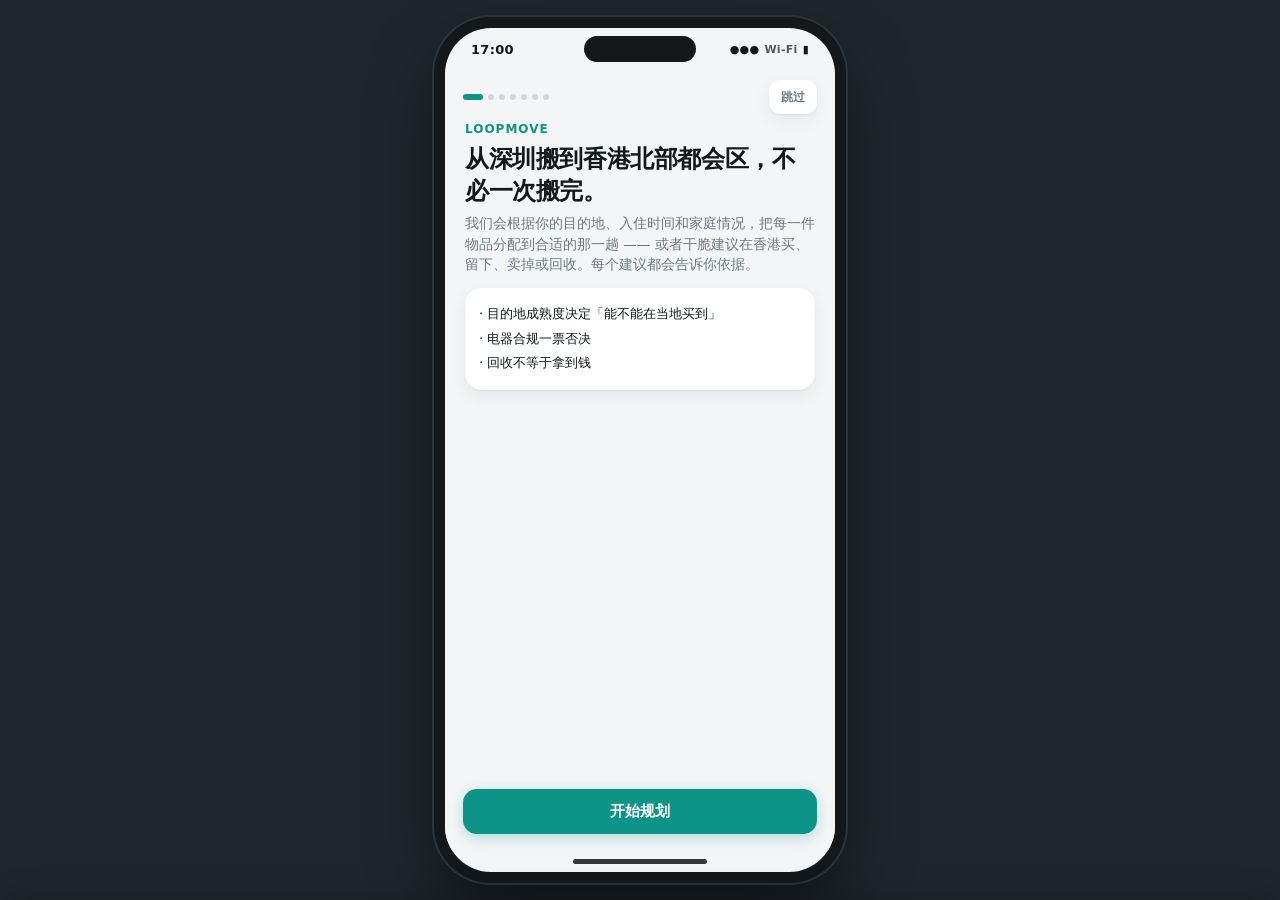
<file: archive/mobile.html>
<!DOCTYPE html>
<html lang="zh-CN">
<head>
<meta charset="utf-8">
<meta name="viewport" content="width=device-width,initial-scale=1,viewport-fit=cover,maximum-scale=1,user-scalable=no">
<meta name="apple-mobile-web-app-capable" content="yes">
<meta name="apple-mobile-web-app-status-bar-style" content="black-translucent">
<meta name="theme-color" content="#0d9488">
<title>LoopMove · 分阶段搬迁助手</title>
<style>
:root{
  --bg:#f4f5f7; --card:#fff; --ink:#12181c; --muted:#6b7a85; --line:#e6eaee;
  --brand:#0d9488; --brand-d:#0f766e; --brand-l:#e6f5f3;
  --warn:#c2740a; --warn-l:#fdf3e2; --bad:#c2342c; --bad-l:#fdeceb; --ok:#1f8a4c; --ok-l:#e8f6ed;
  --r:16px; --sh:0 1px 2px rgba(16,24,32,.06),0 6px 18px rgba(16,24,32,.06);
  --tab-h:58px;
}
*{box-sizing:border-box;-webkit-tap-highlight-color:transparent}
html,body{margin:0;padding:0;height:100%}
body{
  background:#20262b;
  font-family:-apple-system,BlinkMacSystemFont,"PingFang SC","Hiragino Sans GB","Microsoft YaHei",system-ui,sans-serif;
  color:var(--ink);font-size:15px;line-height:1.5;
  display:flex;align-items:center;justify-content:center;min-height:100%;
  overflow:hidden;
}
body.assist{font-size:17px}
button{font-family:inherit;font-size:inherit;color:inherit;border:0;background:none;cursor:pointer}
input,select{font-family:inherit;font-size:inherit;color:inherit}

/* ---------- phone shell ---------- */
.phone{
  position:relative;width:390px;height:844px;flex:0 0 auto;
  background:var(--bg);border-radius:46px;overflow:hidden;
  box-shadow:0 0 0 11px #14181b,0 0 0 13px #2c3339,0 30px 70px rgba(0,0,0,.55);
  display:flex;flex-direction:column;
}
.statusbar{
  height:44px;flex:0 0 auto;display:flex;align-items:center;justify-content:space-between;
  padding:0 26px;font-size:13px;font-weight:600;letter-spacing:.3px;color:var(--ink);
  background:transparent;position:relative;z-index:30;pointer-events:none;
}
.statusbar .sig{display:flex;align-items:center;gap:5px;font-size:11px}
.notch{
  position:absolute;top:8px;left:50%;transform:translateX(-50%);
  width:112px;height:26px;background:#14181b;border-radius:14px;z-index:31;pointer-events:none;
}
.vp{flex:1;min-height:0;display:flex;flex-direction:column;position:relative}
.homebar{height:22px;flex:0 0 auto;display:flex;align-items:center;justify-content:center}
.homebar i{display:block;width:134px;height:5px;border-radius:3px;background:#14181b;opacity:.85}

/* ---------- app header ---------- */
.hd{
  flex:0 0 auto;padding:2px 16px 10px;background:var(--bg);
  border-bottom:1px solid transparent;transition:border-color .2s;
}
.hd.stuck{border-bottom-color:var(--line);background:rgba(244,245,247,.94);backdrop-filter:blur(10px)}
.hd-top{display:flex;align-items:center;justify-content:space-between;gap:8px}
.hd h1{margin:0;font-size:21px;font-weight:700;letter-spacing:-.3px}
.hd .sub{font-size:12.5px;color:var(--muted);margin-top:2px}
.iconbtn{
  width:34px;height:34px;border-radius:11px;background:#fff;display:flex;align-items:center;
  justify-content:center;font-size:15px;box-shadow:var(--sh);flex:0 0 auto;
}

/* ---------- pages ---------- */
main{flex:1;min-height:0;overflow-y:auto;overflow-x:hidden;-webkit-overflow-scrolling:touch;padding:12px 14px 24px;scroll-behavior:smooth}
main::-webkit-scrollbar{width:0}
.page{display:none;animation:pageIn .28s cubic-bezier(.22,.7,.3,1)}
.page.on{display:block}
@keyframes pageIn{from{opacity:0;transform:translateY(10px)}to{opacity:1;transform:none}}

.tabbar{
  flex:0 0 auto;height:var(--tab-h);display:flex;background:rgba(255,255,255,.96);
  backdrop-filter:blur(14px);border-top:1px solid var(--line);padding-bottom:2px;
}
.tab{
  flex:1;display:flex;flex-direction:column;align-items:center;justify-content:center;gap:3px;
  color:#93a1ab;font-size:10.5px;font-weight:600;position:relative;transition:color .18s;
}
.tab .ic{font-size:19px;line-height:1;transition:transform .22s cubic-bezier(.34,1.56,.64,1)}
.tab.on{color:var(--brand)}
.tab.on .ic{transform:translateY(-2px) scale(1.12)}
.tab .dot{
  position:absolute;top:6px;right:calc(50% - 18px);min-width:15px;height:15px;border-radius:8px;
  background:var(--bad);color:#fff;font-size:9.5px;line-height:15px;font-weight:700;padding:0 3px;text-align:center;
}

/* ---------- generic ---------- */
.card{background:var(--card);border-radius:var(--r);box-shadow:var(--sh);padding:14px;margin-bottom:12px}
.card.tight{padding:12px}
.sec-t{font-size:12px;font-weight:700;color:var(--muted);letter-spacing:.6px;margin:18px 2px 8px;text-transform:uppercase}
.sec-t:first-child{margin-top:2px}
.row{display:flex;align-items:center;gap:10px}
.between{display:flex;align-items:center;justify-content:space-between;gap:10px}
.muted{color:var(--muted);font-size:12.5px}
.mono{font-variant-numeric:tabular-nums}
.pill{
  display:inline-flex;align-items:center;gap:4px;padding:2.5px 8px;border-radius:20px;
  font-size:11px;font-weight:700;background:#eef1f4;color:#55636e;white-space:nowrap;
}
.pill.b{background:var(--brand-l);color:var(--brand-d)}
.pill.w{background:var(--warn-l);color:var(--warn)}
.pill.r{background:var(--bad-l);color:var(--bad)}
.pill.g{background:var(--ok-l);color:var(--ok)}
.pill.line{background:#fff;border:1px solid var(--line);color:var(--muted)}
.btn{
  display:flex;align-items:center;justify-content:center;gap:6px;width:100%;padding:13px;
  border-radius:14px;background:var(--brand);color:#fff;font-weight:700;font-size:15px;
  transition:transform .12s,opacity .18s;box-shadow:0 4px 14px rgba(13,148,136,.28);
}
.btn:active{transform:scale(.975);opacity:.92}
.btn.ghost{background:#fff;color:var(--ink);box-shadow:var(--sh)}
.btn.line{background:transparent;color:var(--brand-d);box-shadow:none;border:1.5px solid var(--brand);}
.btn.sm{padding:9px;font-size:13.5px;border-radius:11px}
.btn:disabled{opacity:.45}
.spacer{height:8px}

/* ---------- onboarding ---------- */
.ob{
  position:absolute;inset:0;background:var(--bg);z-index:40;display:flex;flex-direction:column;
}
.ob.hide{display:none}
.ob-top{flex:0 0 auto;padding:8px 18px 0;display:flex;align-items:center;gap:10px}
.ob-dots{display:flex;gap:5px;flex:1}
.ob-dots i{width:6px;height:6px;border-radius:3px;background:#cfd6dc;transition:all .3s}
.ob-dots i.on{width:20px;background:var(--brand)}
.ob-body{flex:1;min-height:0;overflow-y:auto;padding:6px 20px 10px}
.ob-foot{flex:0 0 auto;padding:10px 18px 16px;display:flex;gap:10px}
.ob-k{font-size:12px;font-weight:800;color:var(--brand);letter-spacing:1px;margin-bottom:6px}
.ob-q{font-size:24px;font-weight:800;line-height:1.32;letter-spacing:-.4px;margin:0 0 6px}
.ob-h{font-size:13.5px;color:var(--muted);margin-bottom:14px}
.opt{
  display:flex;align-items:center;gap:12px;padding:13px;border-radius:14px;background:#fff;
  box-shadow:var(--sh);margin-bottom:9px;border:2px solid transparent;transition:.16s;
}
.opt:active{transform:scale(.985)}
.opt.on{border-color:var(--brand);background:var(--brand-l)}
.opt .oi{font-size:22px;width:30px;text-align:center;flex:0 0 auto}
.opt .ot{flex:1;min-width:0}
.opt .ot b{display:block;font-size:15px;font-weight:700}
.opt .ot span{display:block;font-size:12px;color:var(--muted);margin-top:1px}
.chips{display:flex;flex-wrap:wrap;gap:8px}
.chip{
  padding:9px 14px;border-radius:12px;background:#fff;box-shadow:var(--sh);font-size:14px;font-weight:600;
  border:2px solid transparent;transition:.16s;
}
.chip.on{border-color:var(--brand);background:var(--brand-l);color:var(--brand-d)}
.mini{margin-top:9px;display:flex;align-items:center;gap:6px;font-size:10.5px;color:var(--muted)}
.mini .bar{flex:1;height:4px;border-radius:2px;background:#e9edf0;overflow:hidden}
.mini .bar i{display:block;height:100%;border-radius:2px;background:var(--brand)}
.ob-gen{flex:1;display:flex;flex-direction:column;align-items:center;justify-content:center;gap:16px;text-align:center;padding:0 30px}
.spin{width:46px;height:46px;border-radius:50%;border:3px solid #dfe5ea;border-top-color:var(--brand);animation:sp .8s linear infinite}
@keyframes sp{to{transform:rotate(360deg)}}
.ob-gen p{font-size:14px;color:var(--muted);margin:0}

/* ---------- plan: summary ---------- */
.sum{display:grid;grid-template-columns:1fr 1fr;gap:10px}
.sumc{background:#fff;border-radius:14px;padding:11px 12px;box-shadow:var(--sh)}
.sumc b{display:block;font-size:20px;font-weight:800;letter-spacing:-.5px;font-variant-numeric:tabular-nums}
.sumc span{font-size:11px;color:var(--muted);display:block;margin-top:1px}

/* ---------- plan: buckets ---------- */
.bk{
  background:#fff;border-radius:var(--r);box-shadow:var(--sh);margin-bottom:12px;overflow:hidden;
  transition:box-shadow .18s,transform .18s;border:2px solid transparent;
}
.bk.hot{border-color:var(--brand);transform:scale(1.012);box-shadow:0 0 0 4px var(--brand-l),var(--sh)}
.bk-h{padding:12px 13px 10px;display:flex;align-items:center;gap:10px;background:linear-gradient(180deg,#fbfcfd,#fff)}
.bk-h .bn{font-size:15px;font-weight:800;letter-spacing:-.2px}
.bk-h .bw{font-size:11px;color:var(--muted);margin-top:1px}
.bk-h .cnt{
  margin-left:auto;font-size:12px;font-weight:800;color:var(--brand-d);background:var(--brand-l);
  padding:3px 9px;border-radius:20px;font-variant-numeric:tabular-nums;
}
.bk-b{padding:4px 8px 10px;min-height:52px}
.bk.empty .bk-b{
  border:1.5px dashed #d8dee4;border-radius:12px;margin:0 8px 10px;display:flex;align-items:center;
  justify-content:center;color:#9fabb5;font-size:12px;min-height:52px;
}
.icard{
  display:flex;align-items:center;gap:10px;padding:9px 8px;border-radius:12px;background:#fff;
  transition:background .15s;position:relative;margin-bottom:2px;
}
.icard+.icard{border-top:1px solid #f1f4f6}
.icard .nm{flex:1;min-width:0;font-size:13.5px;font-weight:600;overflow:hidden;text-overflow:ellipsis;white-space:nowrap}
.icard .nm small{display:block;font-size:10.5px;color:var(--muted);font-weight:500;margin-top:1px}
.icard .cost{font-size:12px;font-weight:700;color:var(--muted);font-variant-numeric:tabular-nums;flex:0 0 auto}
.icard.ghosted{opacity:.35}
.icard.lift{opacity:0}
.grip{
  flex:0 0 auto;width:26px;height:34px;display:flex;align-items:center;justify-content:center;
  color:#c2ccd3;font-size:15px;touch-action:none;cursor:grab;letter-spacing:-2px;
}
.grip:active{cursor:grabbing}
.ovr{position:absolute;top:6px;right:4px;font-size:9px;font-weight:800;color:var(--warn);background:var(--warn-l);padding:1px 5px;border-radius:6px}
#fly{
  position:fixed;z-index:99;pointer-events:none;background:#fff;border-radius:14px;
  box-shadow:0 16px 40px rgba(16,24,32,.28);padding:11px 13px;display:none;align-items:center;gap:10px;
  min-width:210px;
}
#fly.on{display:flex}
#fly .nm{font-size:14px;font-weight:700}

/* ---------- items page ---------- */
.filters{display:flex;gap:7px;overflow-x:auto;padding:2px 0 10px;margin:0 -14px;padding-left:14px}
.filters::-webkit-scrollbar{height:0}
.fchip{padding:7px 12px;border-radius:20px;background:#fff;font-size:12.5px;font-weight:600;box-shadow:var(--sh);white-space:nowrap;flex:0 0 auto;border:1.5px solid transparent}
.fchip.on{background:var(--brand);color:#fff}
.irow{display:flex;align-items:center;gap:11px;padding:11px 12px;background:#fff;border-radius:14px;box-shadow:var(--sh);margin-bottom:8px;animation:stagger .32s backwards}
@keyframes stagger{from{opacity:0;transform:translateY(8px)}to{opacity:1;transform:none}}
.irow .av{width:38px;height:38px;border-radius:11px;background:var(--brand-l);display:flex;align-items:center;justify-content:center;font-size:19px;flex:0 0 auto}
.irow .tt{flex:1;min-width:0}
.irow .tt b{display:block;font-size:14px;font-weight:700;overflow:hidden;text-overflow:ellipsis;white-space:nowrap}
.irow .tt span{font-size:11.5px;color:var(--muted)}
.irow .ar{color:#c2ccd3;font-size:16px;flex:0 0 auto}
.aibox{background:linear-gradient(135deg,#0f766e,#14b8a6);border-radius:var(--r);padding:14px;color:#fff;box-shadow:0 8px 22px rgba(13,148,136,.3)}
.aibox h4{margin:0 0 3px;font-size:14.5px;font-weight:800}
.aibox .am{font-size:11.5px;opacity:.86;margin-bottom:11px}
.aibox .btn{background:#fff;color:var(--brand-d);box-shadow:none}

/* ---------- recover: swipe deck ---------- */
.deck{position:relative;height:446px;margin:4px 0 6px}
.rc{
  position:absolute;inset:0;background:#fff;border-radius:20px;box-shadow:0 8px 26px rgba(16,24,32,.14);
  padding:13px 14px;display:flex;flex-direction:column;will-change:transform;transition:transform .26s cubic-bezier(.22,.7,.3,1),opacity .26s;
  overflow:hidden;
}
.rc.b1{transform:translateY(12px) scale(.955);opacity:.75;z-index:1}
.rc.b2{transform:translateY(22px) scale(.915);opacity:.5;z-index:0}
.rc.top{z-index:3;cursor:grab}
.rc .rh{display:flex;align-items:flex-start;gap:10px}
.rc .rh .rav{width:46px;height:46px;border-radius:14px;background:#f1f4f6;display:flex;align-items:center;justify-content:center;font-size:24px;flex:0 0 auto}
.rc .rh b{font-size:17px;font-weight:800;letter-spacing:-.3px;line-height:1.25}
.rc .rh .cond{margin-top:5px}
.rc .net{
  margin:10px 0 8px;padding:11px 13px;border-radius:14px;background:#f7f9fa;text-align:center;
}
.rc .net .lb{font-size:11px;color:var(--muted);font-weight:700;letter-spacing:.4px}
.rc .net .vv{font-size:30px;font-weight:800;letter-spacing:-1.2px;font-variant-numeric:tabular-nums;margin-top:1px}
.rc .net .vv.pos{color:var(--ok)} .rc .net .vv.neg{color:var(--bad)} .rc .net .vv.zero{color:var(--muted)}
.rc .ch{padding:11px 12px;border-radius:14px;background:var(--brand-l);border:1.5px solid #c9e9e4}
.rc .ch .cn{font-size:14px;font-weight:800;color:var(--brand-d);margin-bottom:3px}
.rc .ch .cd{font-size:11.5px;color:#3a5b58;line-height:1.45}
.rc .brk{margin-top:8px;display:flex;flex-direction:column;gap:4px}
.rc .brk .l{display:flex;justify-content:space-between;font-size:11.5px;font-variant-numeric:tabular-nums;line-height:1.45}
.rc .brk .l b{font-weight:700}
.rc .brk .l.tot{border-top:1px solid var(--line);padding-top:5px;margin-top:2px;font-weight:800;font-size:12.5px}
.rc .foot{margin-top:auto;display:flex;gap:9px}
.rc .swh{text-align:center;font-size:11px;color:#a4aeb6;margin-top:7px;display:flex;align-items:center;justify-content:center;gap:6px}
.rc .swh i{font-style:normal;font-size:13px}
.idxbar{display:flex;align-items:center;gap:8px;margin-bottom:10px}
.idxbar .pg{flex:1;height:5px;border-radius:3px;background:#e3e8ec;overflow:hidden}
.idxbar .pg i{display:block;height:100%;background:var(--brand);border-radius:3px;transition:width .32s cubic-bezier(.22,.7,.3,1)}
.idxbar .tx{font-size:11.5px;font-weight:700;color:var(--muted);font-variant-numeric:tabular-nums}
.donebox{text-align:center;padding:26px 16px}
.donebox .dk{font-size:44px;margin-bottom:8px}
.donebox h3{margin:0 0 5px;font-size:19px;font-weight:800}
.donebox p{margin:0;font-size:13px;color:var(--muted)}

/* ---------- sheet ---------- */
#mask{position:fixed;inset:0;background:rgba(12,20,26,.42);opacity:0;pointer-events:none;transition:opacity .24s;z-index:60}
#mask.on{opacity:1;pointer-events:auto}
#sheet{
  position:fixed;left:0;right:0;bottom:0;z-index:61;background:#fff;border-radius:22px 22px 0 0;
  transform:translateY(102%);transition:transform .32s cubic-bezier(.22,.8,.28,1);
  max-height:82vh;display:flex;flex-direction:column;box-shadow:0 -8px 30px rgba(0,0,0,.18);
}
#sheet.on{transform:none}
.sh-grip{padding:9px 0 4px;display:flex;justify-content:center;flex:0 0 auto;touch-action:none}
.sh-grip i{width:38px;height:4.5px;border-radius:3px;background:#d3dae0;display:block}
.sh-h{flex:0 0 auto;padding:2px 18px 10px;display:flex;align-items:center;gap:10px;border-bottom:1px solid var(--line)}
.sh-h h3{margin:0;font-size:17px;font-weight:800;flex:1;letter-spacing:-.3px}
.sh-b{flex:1;min-height:0;overflow-y:auto;padding:14px 18px 20px}
.sh-b::-webkit-scrollbar{width:0}
.fld{margin-bottom:12px}
.fld label{display:block;font-size:11.5px;font-weight:700;color:var(--muted);margin-bottom:5px;letter-spacing:.3px}
.fld input,.fld select{
  width:100%;padding:11px 12px;border-radius:12px;border:1.5px solid var(--line);background:#fbfcfd;
  font-size:14.5px;font-weight:600;outline:none;transition:border-color .18s;
}
.fld input:focus,.fld select:focus{border-color:var(--brand)}
.f2{display:grid;grid-template-columns:1fr 1fr;gap:10px}
.sw{display:flex;align-items:center;justify-content:space-between;padding:12px;background:#fbfcfd;border-radius:13px;margin-bottom:9px}
.sw .sl b{display:block;font-size:14px;font-weight:700}
.sw .sl span{font-size:11.5px;color:var(--muted)}
.tg{width:48px;height:28px;border-radius:14px;background:#d5dce2;position:relative;transition:background .22s;flex:0 0 auto}
.tg i{position:absolute;top:3px;left:3px;width:22px;height:22px;border-radius:50%;background:#fff;transition:transform .22s cubic-bezier(.34,1.4,.64,1);box-shadow:0 1px 3px rgba(0,0,0,.2)}
.tg.on{background:var(--brand)} .tg.on i{transform:translateX(20px)}

/* trace */
.tr{border-left:2px solid var(--line);padding-left:12px;margin-left:4px}
.tr .ti{position:relative;padding-bottom:13px}
.tr .ti:last-child{padding-bottom:0}
.tr .ti:before{content:'';position:absolute;left:-17px;top:5px;width:8px;height:8px;border-radius:50%;background:#c8d0d7;border:2px solid #fff}
.tr .ti.hl:before{background:var(--warn)} .tr .ti.bad:before{background:var(--bad)}
.tr .tl{font-size:11px;font-weight:800;color:var(--muted);letter-spacing:.3px}
.tr .tv{font-size:13.5px;font-weight:700;margin-top:2px}
.tr .tv.bad{color:var(--bad)} .tr .tv.warn{color:var(--warn)}
.tr .td{font-size:12px;color:var(--muted);margin-top:3px;line-height:1.5}
.tr .tc{
  margin-top:7px;background:#0f1a1f;color:#b8e6df;padding:10px 11px;border-radius:10px;font-size:11.5px;
  font-family:ui-monospace,SFMono-Regular,Menlo,monospace;white-space:pre-wrap;line-height:1.6;
}
.src{display:block;font-size:11.5px;color:var(--brand-d);text-decoration:none;padding:7px 0;border-top:1px solid var(--line);line-height:1.45}
.src span{color:var(--muted)}

/* offers list in sheet */
.of{border:1.5px solid var(--line);border-radius:14px;padding:12px;margin-bottom:9px}
.of.best{border-color:var(--brand);background:var(--brand-l)}
.of.no{opacity:.62}
.of .oh{display:flex;align-items:flex-start;justify-content:space-between;gap:8px;margin-bottom:6px}
.of .on{font-size:14px;font-weight:800;line-height:1.3}
.of .sd{font-size:10.5px;color:var(--muted);margin-top:2px}
.of .nv{font-size:19px;font-weight:800;font-variant-numeric:tabular-nums;flex:0 0 auto}
.of .nv.pos{color:var(--ok)} .of .nv.neg{color:var(--bad)} .of .nv.zero{color:var(--muted)}
.of .bd{display:flex;flex-wrap:wrap;gap:5px 10px;font-size:11.5px;color:var(--muted);font-variant-numeric:tabular-nums;margin-top:7px;padding-top:7px;border-top:1px dashed var(--line)}
.of .bd em{font-style:normal;color:var(--ink);font-weight:700}
.of .nt{font-size:12px;color:var(--muted);margin-top:7px;line-height:1.5}

/* toast */
#toast{
  position:fixed;left:50%;bottom:86px;transform:translate(-50%,20px);z-index:70;
  background:#12181c;color:#fff;padding:11px 16px;border-radius:14px;font-size:13.5px;font-weight:600;
  opacity:0;pointer-events:none;transition:.26s cubic-bezier(.22,.8,.28,1);max-width:300px;text-align:center;
  box-shadow:0 10px 30px rgba(0,0,0,.3);
}
#toast.on{opacity:1;transform:translate(-50%,0)}

/* more page */
.mrow{display:flex;align-items:center;gap:12px;padding:13px 12px;background:#fff;border-radius:14px;box-shadow:var(--sh);margin-bottom:8px}
.mrow .mi{width:34px;height:34px;border-radius:10px;background:var(--brand-l);display:flex;align-items:center;justify-content:center;font-size:17px;flex:0 0 auto}
.mrow .mt{flex:1;min-width:0}
.mrow .mt b{display:block;font-size:14px;font-weight:700}
.mrow .mt span{font-size:11.5px;color:var(--muted)}
.fac{display:flex;align-items:center;gap:9px;padding:8px 0;border-top:1px solid var(--line)}
.fac:first-child{border-top:0}
.fac .fn{flex:1;font-size:13px;font-weight:600}
.fac .fb{width:64px;height:5px;border-radius:3px;background:#e9edf0;overflow:hidden;flex:0 0 auto}
.fac .fb i{display:block;height:100%;border-radius:3px}
.note{background:var(--warn-l);border-radius:13px;padding:11px 12px;font-size:12px;color:#7a4d06;line-height:1.55;margin-bottom:10px}
.note.b{background:var(--brand-l);color:#115e56}
.note.r{background:var(--bad-l);color:#8a211b}

/* assisted mode */
body.assist .icard .nm,body.assist .irow .tt b{font-size:16px}
body.assist .hd h1{font-size:23px}
#assistbar{
  display:none;background:var(--brand-d);color:#fff;padding:9px 16px;font-size:12.5px;font-weight:600;
  align-items:center;gap:8px;flex:0 0 auto;
}
body.assist #assistbar{display:flex}

/* print */
#printarea{display:none}
@media print{
  body{background:#fff;display:block;overflow:visible}
  .phone{box-shadow:none;border-radius:0;width:auto;height:auto}
  .statusbar,.notch,.homebar,.tabbar,.hd,#toast,#mask,#sheet,.ob,#fly{display:none!important}
  main{overflow:visible;padding:0}
  .page{display:none!important}
  #printarea{display:block!important;padding:0 8mm;font-size:11pt}
  #printarea h1{font-size:18pt;margin:0 0 2mm}
  #printarea h2{font-size:12pt;margin:5mm 0 2mm;border-bottom:1px solid #999;padding-bottom:1mm}
  #printarea table{width:100%;border-collapse:collapse;font-size:10pt}
  #printarea td,#printarea th{border:1px solid #bbb;padding:1.5mm 2mm;text-align:left}
  #printarea .pmeta{font-size:9pt;color:#555;margin-bottom:4mm}
  .card,.bk{box-shadow:none;break-inside:avoid}
}

@media (max-width:480px), (max-height:860px){
  body{display:block;overflow:auto;background:var(--bg)}
  .phone{width:100%;height:100vh;height:100dvh;border-radius:0;box-shadow:none}
  .notch{display:none}
  .statusbar{height:max(44px,env(safe-area-inset-top));padding:0 20px}
  .homebar{height:max(18px,env(safe-area-inset-bottom));background:var(--bg)}
  .homebar i{display:none}
  #sheet{bottom:0}
  #toast{bottom:calc(var(--tab-h) + 26px)}
}
</style>
</head>
<body>

<div class="phone">
  <div class="statusbar">
    <span id="clock">9:41</span>
    <span class="sig">●●● <span style="opacity:.7">Wi-Fi</span> ▮</span>
  </div>
  <div class="notch"></div>

  <div class="vp">
    <div id="assistbar">🛎 <span id="assisttxt">物管协助模式：由工作人员代居民操作</span></div>

    <!-- ============ ONBOARDING ============ -->
    <div class="ob" id="ob">
      <div class="ob-top">
        <div class="ob-dots" id="obdots"></div>
        <button class="iconbtn" id="obskip" style="font-size:11.5px;width:auto;padding:0 12px;font-weight:700;color:var(--muted)">跳过</button>
      </div>
      <div class="ob-body" id="obbody"></div>
      <div class="ob-foot" id="obfoot"></div>
    </div>

    <!-- ============ APP ============ -->
    <div id="app" style="display:none;flex:1;min-height:0;flex-direction:column">
      <div class="hd" id="hd">
        <div class="hd-top">
          <div style="min-width:0">
            <h1 id="hTitle">搬迁计划</h1>
            <div class="sub" id="hSub">古洞北 · 2026-09 入住</div>
          </div>
          <div style="display:flex;gap:8px;flex:0 0 auto">
            <button class="iconbtn" id="btnLang" title="语言">中</button>
            <button class="iconbtn" id="btnMore" title="更多">⚙</button>
          </div>
        </div>
      </div>

      <main id="main">
        <!-- ---------- PLAN ---------- -->
        <section class="page on" id="p-plan">
          <div class="sum" id="psum"></div>
          <div class="sec-t" id="lPlanTrips">分趟安排 · 按住 ⋮⋮ 可拖动到其他趟次</div>
          <div id="buckets"></div>
          <div class="card" id="szcard">
            <div class="between">
              <div>
                <div style="font-size:15px;font-weight:800" id="lSzList">深圳侧待办</div>
                <div class="muted" id="szSub">5 件物品待处理</div>
              </div>
              <button class="btn sm" style="width:auto;padding:9px 14px" id="btnGoRec">去处理 →</button>
            </div>
          </div>
          <div class="note" id="planNote"></div>
        </section>

        <!-- ---------- ITEMS ---------- -->
        <section class="page" id="p-items">
          <div class="aibox" id="aibox" style="margin-bottom:12px"></div>
          <div class="filters" id="filters"></div>
          <div id="ilist"></div>
        </section>

        <!-- ---------- RECOVER ---------- -->
        <section class="page" id="p-rec">
          <div class="idxbar">
            <div class="pg"><i id="rpg"></i></div>
            <div class="tx" id="rtx">1 / 5</div>
          </div>
          <div class="deck" id="deck"></div>
          <div class="sec-t" id="lRecLeg">收益性质说明</div>
          <div class="card tight" id="rleg"></div>
        </section>

        <!-- ---------- MORE ---------- -->
        <section class="page" id="p-more">
          <div class="sec-t" id="lDest">目的地与设施</div>
          <div class="card" id="mfac"></div>
          <div class="sec-t" id="lPref">偏好与模式</div>
          <div id="mpref"></div>
          <div class="sec-t" id="lBound">系统边界</div>
          <div class="card" id="mbound"></div>
          <div class="sec-t" id="lSrc">数据来源</div>
          <div class="card tight" id="msrc"></div>
          <div class="spacer"></div>
          <button class="btn ghost" id="btnPrint">导出 / 打印计划</button>
          <div class="spacer"></div>
          <button class="btn ghost" id="btnReOb" style="color:var(--muted)">重新演示引导流程</button>
          <div class="spacer"></div>
        </section>
      </main>

      <nav class="tabbar">
        <button class="tab on" data-tab="plan"><span class="ic">🧭</span><span class="tl">计划</span></button>
        <button class="tab" data-tab="items"><span class="ic">📦</span><span class="tl">清单</span></button>
        <button class="tab" data-tab="rec"><span class="ic">♻️</span><span class="tl">处置</span><span class="dot" id="tdot">5</span></button>
        <button class="tab" data-tab="more"><span class="ic">⚙</span><span class="tl">更多</span></button>
      </nav>
    </div>
  </div>

  <div class="homebar"><i></i></div>
</div>

<div id="printarea"></div>
<div id="fly"></div>
<div id="mask"></div>
<div id="sheet">
  <div class="sh-grip" id="shgrip"><i></i></div>
  <div class="sh-h"><h3 id="shTitle">详情</h3><button class="iconbtn" id="shClose">✕</button></div>
  <div class="sh-b" id="shBody"></div>
</div>
<div id="toast"></div>

<script>
/* =====================================================================
   LoopMove — mobile app shell
   Layer 1 curated data · Layer 2 rule engine · Layer 3 mobile UI
   ===================================================================== */

/* ------------------------------ sources ------------------------------ */
const SRC = {
  nm:{zh:'北部都会区官方愿景（约 250 万人口 / 65 万职位）',en:'Northern Metropolis vision (~2.5M residents / 650k jobs)',url:'https://www.nm.gov.hk/en/northern-metropolis',v:'2026-01-21'},
  phasing:{zh:'政府 transport 规划答复（粉岭北/古洞北分期入伙、古洞站 2027）',en:'Govt transport-planning reply (phased intake, Kwu Tung Stn 2027)',url:'https://www.info.gov.hk/gia/general/202601/21/P2026012100234p.htm',v:'2026-01-21'},
  furniture:{zh:'政府答复：弃置家具无独立统计，重用通常优于拆解回收',en:'Govt reply: no separate stats on discarded furniture; reuse preferred',url:'https://www.info.gov.hk/gia/general/202411/06/P2024110600261.htm',v:'2024-11-06'},
  wprs:{zh:'香港 WPRS：购买受管制电器时卖家须应要求免费移走同类旧电器（是服务，不是现金）',en:'HK PRS: seller must arrange free removal of same-class old appliance (service, not cash)',url:'https://www.epd.gov.hk/epd/english/environmentinhk/waste/pro_responsibility/index.html',v:'2026-02-10'},
  szbulky:{zh:'深圳大件家具预约收集（搬到指定临时堆放点或联系物业）',en:'Shenzhen appointment-based bulky furniture collection',url:'https://www.sz.gov.cn/ztfw/gysy/wyc_183959/wsljcl/content/post_11466542.html',v:'2026-02-10'},
  szsub:{zh:'深圳 2026 家电以旧换新：15% 补贴，单件上限 RMB 1,500（属购买补贴）',en:'Shenzhen 2026 trade-in: 15% subsidy, cap RMB1,500 (purchase subsidy)',url:'https://www.sz.gov.cn/cn/xxgk/zfxxgj/zwdt/content/post_12661713.html',v:'2026-02-10'},
  recycle:{zh:'DATA.GOV.HK 回收点数据集',en:'DATA.GOV.HK recyclable collection points',url:'https://data.gov.hk/en-data/dataset/hk-epd-recycteam-waste-less-recyclable-collection-points-data',v:'2026-02-10'},
  fehd:{zh:'DATA.GOV.HK 食环署设施与服务地点',en:'DATA.GOV.HK FEHD facility locations',url:'https://data.gov.hk/tc-data/dataset/hk-fehd-fehdlocatn-fehd-facility-and-service-locations',v:'2026-02-10'},
  emsd:{zh:'机电工程署家居电器安全指引（220V/50Hz、合规插头）',en:'EMSD household electrical product safety guidance',url:'https://wcms.emsd.gov.hk/en/electricity_safety/information_for_the_electrical_trade/electricity_news/38th_issue_oct_2025/index.html',v:'2025-10-01'},
  customs:{zh:'香港海关：废弃受管制电器进出口受管制，实际情形须向官方确认',en:'HK Customs: import/export of abandoned regulated e-equipment is controlled',url:'https://www.customs.gov.hk/en/service-enforcement-information/cargo-clearance/faqs/index.html',v:'2026-02-10'},
  pcpd:{zh:'个人资料私隐专员公署：AI 处理个人资料需持续风险评估',en:'PCPD: ongoing risk assessment where AI processes personal data',url:'https://www.pcpd.org.hk/english/news_events/media_statements/press_20260519.html',v:'2026-05-19'}
};

/* ------------------------------ estates ------------------------------ */
const ESTATES = {
  kwutung:{
    zh:'古洞北', en:'Kwu Tung North',
    note:{zh:'古洞站预计 2027 年启用；零售与社区设施仍分期建设，入伙初期配套最薄弱。',
          en:'Kwu Tung Station expected 2027; retail and community facilities still rolling out.'},
    f:{ supermarket:{st:'pl',avail:.25,eta:{zh:'2027–2028',en:'2027–2028'},src:'phasing'},
        retail:{st:'no',avail:.12,eta:{zh:'2028 以后',en:'2028+'},src:'phasing'},
        furniture:{st:'no',avail:.05,eta:{zh:'2028 以后',en:'2028+'},src:'phasing'},
        appliance:{st:'no',avail:.10,eta:{zh:'2028 以后',en:'2028+'},src:'phasing'},
        recycling:{st:'pl',avail:.30,eta:{zh:'随入伙分期',en:'phased'},src:'recycle'},
        delivery:{st:'pl',avail:.35,eta:{zh:'覆盖不全',en:'partial'},src:'phasing'},
        transport:{st:'pl',avail:.20,eta:{zh:'古洞站 2027',en:'Station 2027'},src:'phasing'} }
  },
  fanling:{
    zh:'粉岭北', en:'Fanling North',
    note:{zh:'预计 2026 年中至 2027 迎来约 5.5 万新增居民；部分配套依托既有粉岭社区。',
          en:'~55k additional residents mid-2026 to 2027; partly served by existing Fanling.'},
    f:{ supermarket:{st:'op',avail:.55,eta:{zh:'部分运营',en:'partly open'},src:'phasing'},
        retail:{st:'pl',avail:.50,eta:{zh:'2027–2028',en:'2027–2028'},src:'phasing'},
        furniture:{st:'pl',avail:.35,eta:{zh:'2027–2028',en:'2027–2028'},src:'phasing'},
        appliance:{st:'pl',avail:.30,eta:{zh:'2027–2028',en:'2027–2028'},src:'phasing'},
        recycling:{st:'op',avail:.50,eta:{zh:'已有回收点',en:'existing'},src:'recycle'},
        delivery:{st:'op',avail:.60,eta:{zh:'基本覆盖',en:'mostly'},src:'phasing'},
        transport:{st:'op',avail:.45,eta:{zh:'现有铁路/巴士',en:'rail + bus'},src:'phasing'} }
  },
  hungshui:{
    zh:'洪水桥', en:'Hung Shui Kiu',
    note:{zh:'发展较为成熟，零售与交通配套相对齐备；可购买的品类和价格选择更多。',
          en:'More mature; wider retail and transport provision.'},
    f:{ supermarket:{st:'op',avail:.72,eta:{zh:'已运营',en:'operating'},src:'fehd'},
        retail:{st:'op',avail:.65,eta:{zh:'已运营',en:'operating'},src:'fehd'},
        furniture:{st:'pl',avail:.50,eta:{zh:'部分运营',en:'partly open'},src:'fehd'},
        appliance:{st:'op',avail:.58,eta:{zh:'已运营',en:'operating'},src:'fehd'},
        recycling:{st:'op',avail:.60,eta:{zh:'已有回收点',en:'existing'},src:'recycle'},
        delivery:{st:'op',avail:.70,eta:{zh:'覆盖良好',en:'good'},src:'fehd'},
        transport:{st:'op',avail:.55,eta:{zh:'现有铁路/巴士',en:'rail + bus'},src:'phasing'} }
  }
};
const CONSUMABLE = {daily:true};
const CAT2F = {
  essential:'supermarket', daily:'supermarket', kitchenware:'supermarket',
  clothing:'retail', decor:'retail', furniture:'furniture',
  appliance_s:'appliance', appliance_m:'appliance', appliance_l:'appliance', electronics:'appliance'
};

/* ------------------------------ catalog ------------------------------ */
const CATALOG = [
  {id:'doc',  zh:'证件、签证与租约文件', en:'ID, visa & tenancy documents', cat:'essential', vol:.01,wt:1, urgency:'immediate', essential:true, repl:null, cond:'good', ico:'🛂'},
  {id:'med',  zh:'处方药（一个月量）',   en:'Prescription medication (1 month)', cat:'essential', vol:.01,wt:.5, urgency:'immediate', essential:true, repl:null, cond:'good', ico:'💊'},
  {id:'bed',  zh:'床上用品（被、枕、床单）', en:'Bedding (quilt, pillows, sheets)', cat:'essential', vol:.14,wt:5, urgency:'immediate', essential:true, repl:700, cond:'good', ico:'🛏'},
  {id:'cl7',  zh:'基本衣物（7 天）',     en:'Basic clothing (7 days)', cat:'clothing', vol:.05,wt:4, urgency:'immediate', essential:true, repl:900, cond:'good', ico:'👕'},
  {id:'lap',  zh:'笔记本电脑 + 充电器',  en:'Laptop + charger', cat:'electronics', vol:.01,wt:2, urgency:'immediate', essential:true, repl:8000, cond:'good', appliance:true, volt:'100–240V', plug:'USB-C', plugOk:true, ico:'💻'},
  {id:'ada',  zh:'转换插头 / 拖板',      en:'Travel adaptor / power strip', cat:'electronics', vol:.005,wt:.4, urgency:'immediate', essential:true, repl:120, cond:'good', appliance:true, volt:'—', plug:'英标', plugOk:true, ico:'🔌'},
  {id:'toi',  zh:'洗漱用品与毛巾',       en:'Toiletries & towels', cat:'daily', vol:.03,wt:1.5, urgency:'high', repl:250, cond:'good', ico:'🧴'},
  {id:'cle',  zh:'清洁用品与杂物',       en:'Cleaning supplies & sundries', cat:'daily', vol:.09,wt:6, urgency:'medium', repl:220, cond:'good', ico:'🧹'},
  {id:'pot',  zh:'基本炊具（锅、刀、砧板）', en:'Basic cookware (pot, knife, board)', cat:'kitchenware', vol:.05,wt:3, urgency:'high', repl:600, cond:'good', ico:'🍳'},
  {id:'lamp', zh:'台灯',                 en:'Desk lamp', cat:'appliance_s', vol:.02,wt:1.5, urgency:'medium', repl:280, cond:'good', appliance:true, volt:'220V', plug:'国标两脚', plugOk:false, ico:'💡'},
  {id:'rice', zh:'电饭煲',               en:'Rice cooker', cat:'appliance_m', vol:.035,wt:4, urgency:'medium', repl:520, cond:'good', appliance:true, volt:'220V', plug:'国标三脚', plugOk:false, regulated:true, ico:'🍚'},
  {id:'mw',   zh:'微波炉',               en:'Microwave oven', cat:'appliance_m', vol:.07,wt:12, urgency:'low', repl:900, cond:'good', appliance:true, volt:'220V', plug:'国标三脚', plugOk:false, regulated:true, ico:'🔆'},
  {id:'desk', zh:'书桌',                 en:'Desk', cat:'furniture', vol:.38,wt:25, urgency:'medium', repl:1300, cond:'good', ico:'🪑'},
  {id:'mat',  zh:'床垫（1.5 米）',        en:'Mattress (1.5m)', cat:'furniture', vol:.58,wt:30, urgency:'high', repl:3600, cond:'good', ico:'🛏'},
  {id:'sofa', zh:'三人沙发',             en:'3-seater sofa', cat:'furniture', vol:2.2,wt:60, urgency:'low', repl:6200, cond:'good', ico:'🛋'},
  {id:'wdr',  zh:'衣柜',                 en:'Wardrobe', cat:'furniture', vol:1.4,wt:45, urgency:'low', repl:4200, cond:'good', ico:'🚪'},
  {id:'win',  zh:'冬季衣物与被褥',        en:'Winter clothing & quilts', cat:'clothing', vol:.16,wt:9, urgency:'low', repl:1600, cond:'good', ico:'🧥'},
  {id:'dec',  zh:'书籍与装饰品',          en:'Books & decorations', cat:'decor', vol:.18,wt:14, urgency:'low', repl:900, cond:'good', ico:'📚'}
];

/* 深圳侧待处置物品 */
const UNWANTED = [
  {id:'fridge', zh:'旧冰箱（仍能正常使用）', en:'Old fridge (still working)', cat:'appliance_l', side:'sz', unwanted:true,
   cond:'working', vol:.85,wt:70, appliance:true, volt:'220V', plug:'国标三脚', plugOk:false, regulated:true, resale:650, ico:'🧊'},
  {id:'wash',   zh:'旧洗衣机（已损坏）',    en:'Old washing machine (broken)', cat:'appliance_l', side:'sz', unwanted:true,
   cond:'broken', vol:.5,wt:55, appliance:true, volt:'220V', plug:'国标三脚', plugOk:false, regulated:true, resale:0, ico:'🌀'},
  {id:'shelf',  zh:'旧书架（层板已变形）',  en:'Old bookshelf (warped shelves)', cat:'furniture', side:'sz', unwanted:true,
   cond:'poor', vol:.4,wt:18, resale:0, ico:'📕'},
  {id:'osofa',  zh:'旧沙发（布面磨损）',    en:'Old sofa (worn fabric)', cat:'furniture', side:'sz', unwanted:true,
   cond:'poor', vol:1.9,wt:55, resale:0, ico:'🛋'},
  {id:'strol',  zh:'儿童推车（用旧但完好）', en:'Stroller (used, sound)', cat:'furniture', side:'sz', unwanted:true,
   cond:'fair', vol:.18,wt:9, resale:260, ico:'🍼'}
];

/* 模拟 AI 识别结果（明确标注为 mock） */
const AI_MOCK = [
  {guess:{zh:'餐桌',en:'Dining table'}, conf:.71, wrong:true,
   patch:{id:'desk', name:{zh:'书桌（宜家 MALM）',en:'Desk (IKEA MALM)'}, vol:.38, wt:25, cat:'furniture', urgency:'medium', repl:1300}},
  {guess:{zh:'床上用品',en:'Bedding'}, conf:.94, wrong:false, patch:null},
  {guess:{zh:'电饭煲',en:'Rice cooker'}, conf:.88, wrong:false, patch:null}
];

/* ------------------------------ i18n ------------------------------ */
let LANG = 'zh';
const T = {
  tab:{plan:{zh:'计划',en:'Plan'},items:{zh:'清单',en:'Items'},rec:{zh:'处置',en:'Recover'},more:{zh:'更多',en:'More'}},
  hd:{plan:{zh:'搬迁计划',en:'Move plan'},items:{zh:'物品清单',en:'Inventory'},rec:{zh:'物品处置',en:'Item recovery'},more:{zh:'设置与来源',en:'Settings & sources'}},
  sub:{zh:'%e · %m 入住 · %h',en:'%e · move-in %m · %h'},
  cond:{good:{zh:'良好',en:'Good'},fair:{zh:'尚可',en:'Fair'},poor:{zh:'较差',en:'Poor'},broken:{zh:'已损坏',en:'Broken'},working:{zh:'可用',en:'Working'}},
  urg:{immediate:{zh:'首晚必需',en:'Night 1'},high:{zh:'高度急需',en:'High'},medium:{zh:'中等',en:'Medium'},low:{zh:'低优先',en:'Low'}},
  st:{op:{zh:'运营中',en:'Operating'},pl:{zh:'计划中',en:'Planned'},no:{zh:'暂无',en:'None'}},
  cat:{essential:{zh:'必需随身',en:'Essential'},daily:{zh:'日用品',en:'Daily'},kitchenware:{zh:'厨具',en:'Kitchenware'},
       clothing:{zh:'衣物',en:'Clothing'},decor:{zh:'书与装饰',en:'Books & decor'},furniture:{zh:'家具',en:'Furniture'},
       appliance_s:{zh:'小家电',en:'Small appl.'},appliance_m:{zh:'中型家电',en:'Appliance'},appliance_l:{zh:'大型家电',en:'Large appl.'},
       electronics:{zh:'电子产品',en:'Electronics'}},
  fac:{supermarket:{zh:'超市与日用',en:'Supermarket'},retail:{zh:'衣着零售',en:'Clothing retail'},furniture:{zh:'家具零售',en:'Furniture retail'},
       appliance:{zh:'家电零售',en:'Appliance retail'},recycling:{zh:'回收点',en:'Recycling'},delivery:{zh:'配送服务',en:'Delivery'},transport:{zh:'交通配套',en:'Transport'}},
  trip:{
    t1:{zh:'第 1 趟 · 首晚生存',en:'Trip 1 · Immediate living',when:{zh:'入住当天',en:'Move-in day'}},
    t2:{zh:'第 2 趟 · 日常舒适',en:'Trip 2 · Daily comfort',when:{zh:'入住后 1–4 周',en:'1–4 weeks after'}},
    t3:{zh:'第 3 趟 · 安顿可选',en:'Trip 3 · Optional',when:{zh:'入住后 1–3 个月',en:'1–3 months after'}},
    buy:{zh:'在香港购买',en:'Buy in HK',when:{zh:'按本地设施到位情况',en:'As local supply opens'}}
  },
  act:{T1:{zh:'第 1 趟',en:'Trip 1'},T2:{zh:'第 2 趟',en:'Trip 2'},T3:{zh:'第 3 趟',en:'Trip 3'},BUY:{zh:'香港购买',en:'Buy in HK'},SZ:{zh:'深圳处理',en:'Handle in SZ'}},
  ben:{cash:{zh:'现金回收',en:'Cash'},subsidy:{zh:'购买补贴',en:'Subsidy'},free:{zh:'免费清运',en:'Free removal'},fee:{zh:'付费处置',en:'Paid disposal'},none:{zh:'无金钱收益',en:'No cash'}},
  benNote:{cash:{zh:'真实现金收入',en:'Actual cash received'},
           subsidy:{zh:'购买新品时的折扣，不是回收款',en:'Discount on a new purchase — NOT a recycling payment'},
           free:{zh:'免费上门移走，不含任何现金',en:'Free removal — no cash involved'},
           fee:{zh:'你需要支付费用',en:'You pay a fee'},
           none:{zh:'不产生金钱收益',en:'No money changes hands'}},
  feas:{ok:{zh:'可操作',en:'Available'},cond:{zh:'有条件',en:'Conditional'},no:{zh:'不适用',en:'N/A'}},
  conf:{high:{zh:'高',en:'High'},medium:{zh:'中',en:'Medium'},low:{zh:'低',en:'Low'}},
  /* onboarding */
  obSkip:{zh:'跳过',en:'Skip'},
  obBack:{zh:'上一步',en:'Back'},
  obNext:{zh:'下一步',en:'Next'},
  obStart:{zh:'开始规划',en:'Start planning'},
  obFinish:{zh:'生成我的计划',en:'Build my plan'},
  ob1k:{zh:'LOOPMOVE',en:'LOOPMOVE'},
  ob1q:{zh:'从深圳搬到香港北部都会区，不必一次搬完。',en:'Moving from Shenzhen to the Northern Metropolis does not have to happen in one trip.'},
  ob1h:{zh:'我们会根据你的目的地、入住时间和家庭情况，把每一件物品分配到合适的那一趟 —— 或者干脆建议在香港买、留下、卖掉或回收。每个建议都会告诉你依据。',
        en:'Based on your destination, move-in date and household, every item is assigned to the right trip — or routed to buy locally, keep, sell, donate or recycle. Every recommendation shows its reasoning.'},
  ob1l:{zh:'· 目的地成熟度决定「能不能在当地买到」\n· 电器合规一票否决\n· 回收不等于拿到钱',
        en:'· Destination readiness decides what you can buy locally\n· Electrical compliance is a hard veto\n· Recycling does not mean getting paid'},
  ob2q:{zh:'你现在住在深圳哪个区？',en:'Which district of Shenzhen are you in?'},
  ob3q:{zh:'准备搬到哪个社区？',en:'Which community are you moving to?'},
  ob3h:{zh:'这些社区仍在分期建设中，配套成熟度差异很大 —— 这直接决定你哪些东西必须自带。',
        en:'These communities are still being built out. Readiness differs a lot — and it decides what you must bring.'},
  ob4q:{zh:'预计什么时候入住？',en:'When do you expect to move in?'},
  ob5q:{zh:'同住的家庭构成是？',en:'Who is moving with you?'},
  ob6q:{zh:'打算分几趟完成搬迁？',en:'How many trips do you plan?'},
  ob6h:{zh:'保留深圳住所或仓储的过渡期，是分阶段搬迁能成立的前提。',en:'Keeping temporary access to your Shenzhen home or storage is what makes a phased move feasible.'},
  obGen:{zh:'正在按 %e 的设施成熟度计算分趟方案…',en:'Computing a phased plan for %e…'},
  obDone:{zh:'已生成初始清单与分趟建议',en:'Initial inventory and trip plan ready'},
  obReady:{zh:'进入计划',en:'Open my plan'},
  /* plan */
  sumCost:{zh:'运输总成本',en:'Transport cost'},
  sumItems:{zh:'物品件数',en:'Items'},
  sumT1:{zh:'首晚必需',en:'Night-one'},
  sumFlag:{zh:'需留意',en:'Flags'},
  planTrips:{zh:'分趟安排 · 按住 ⋮⋮ 可拖动到其他趟次',en:'Trips · hold ⋮⋮ and drag to another trip'},
  emptyBk:{zh:'拖到这里',en:'Drop items here'},
  szList:{zh:'深圳侧待办',en:'Shenzhen action list'},
  szSub:{zh:'%n 件物品待处理',en:'%n items to handle'},
  goRec:{zh:'去处理 →',en:'Handle →'},
  planNote:{zh:'所有建议均来自规则引擎与已核实来源，可点开查看完整决策链。运输成本为 sample 参数（基础 HK$60 + HK$900/m³ + HK$3/kg），正式版须以实际报价替换。',
            en:'Every recommendation comes from the rule engine and verified sources — tap an item for the full trace. Transport cost uses sample parameters (base HK$60 + HK$900/m³ + HK$3/kg); replace with real quotes.'},
  overridden:{zh:'已手动调整',en:'Manual'},
  /* items */
  aiTitle:{zh:'拍照识别（演示用模拟结果）',en:'Photo recognition (mocked)'},
  aiSub:{zh:'不调用真实模型。重点是演示「识别 → 你纠正 → 全盘重算」。',en:'No live model is called. This versionnstrates recognise → correct → recompute.'},
  aiBtn:{zh:'拍一张试试',en:'Try a photo'},
  aiRes:{zh:'识别为「%g」，置信度 %c%',en:'Recognised “%g” at %c% confidence'},
  aiWrong:{zh:'识别错误 —— 点此纠正',en:'Wrong — tap to correct'},
  aiFix:{zh:'已纠正为「%t」，计划已重算',en:'Corrected to “%t”; the plan was recomputed'},
  aiOk:{zh:'识别正确，已加入清单',en:'Correct; added to your inventory'},
  fAll:{zh:'全部',en:'All'},
  addItem:{zh:'+ 添加物品',en:'+ Add item'},
  edit:{zh:'编辑物品',en:'Edit item'},
  del:{zh:'从清单移除',en:'Remove from inventory'},
  /* recover */
  recLeg:{zh:'收益性质说明',en:'What each benefit means'},
  rNet:{zh:'净结果',en:'Net result'},
  rChan:{zh:'推荐渠道',en:'Recommended channel'},
  rSkip:{zh:'稍后决定',en:'Later'},
  rAccept:{zh:'采纳这个渠道',en:'Accept this channel'},
  rSwipe:{zh:'左右滑动切换渠道 · 点卡片看全部对比',en:'Swipe to switch channel · tap for full comparison'},
  rDone:{zh:'深圳侧处理清单已生成',en:'Your Shenzhen action list is ready'},
  rDoneS:{zh:'%n 件物品已分配渠道，净结果合计 %v。每一条都需与提供方最终确认。',en:'%n items routed; combined net %v. Every entry still needs confirmation with the provider.'},
  rAgain:{zh:'重新处理',en:'Start over'},
  confirmL:{zh:'须向提供方确认',en:'Confirm with provider'},
  /* sheet */
  traceT:{zh:'决策链',en:'Decision trace'},
  offersT:{zh:'全部渠道对比',en:'All channels'},
  srcT:{zh:'依据来源',en:'Sources'},
  whyT:{zh:'结论',en:'Outcome'},
  /* more */
  mFac:{zh:'目的地与设施',en:'Destination & facilities'},
  mPref:{zh:'偏好与模式',en:'Preferences'},
  mBound:{zh:'系统边界',en:'Boundaries'},
  mSrc:{zh:'数据来源',en:'Data sources'},
  lang:{zh:'语言',en:'Language'}, langS:{zh:'中文 / English',en:'中文 / English'},
  assist:{zh:'物管协助模式',en:'Assisted mode'}, assistS:{zh:'放大字号，供工作人员代居民操作',en:'Larger text for staff operating on a resident\'s behalf'},
  buyNew:{zh:'计划在深圳购买新家电',en:'Planning to buy a new appliance in Shenzhen'},
  buyNewS:{zh:'勾选后，以旧换新「购买补贴」才参与排序',en:'Tick to let the trade-in purchase subsidy enter the ranking'},
  print:{zh:'导出 / 打印计划',en:'Export / print plan'},
  reOb:{zh:'重新演示引导流程',en:'Replay onboarding'},
  boundTxt:{zh:'本系统只做规划与决策支持：不代为搬运、不承诺转卖价或补贴、不提供清关或法律结论、不自动下单或转账。电器跨境须检查电压与插头；废弃受管制电器的进出口受管制，须向海关与环保署确认。',
            en:'Planning support only: no moving, no guaranteed resale price or subsidy, no customs or legal advice, no booking or payments. Check voltage and plugs before shipping appliances; the import/export of abandoned regulated e-equipment is controlled — confirm with Customs and EPD.'},
  lastV:{zh:'核查于',en:'verified'},
  /* toast */
  tMove:{zh:'「%n」→ %a · %d',en:'“%n” → %a · %d'},
  tSave:{zh:'省下 %v',en:'saves %v'}, tCost:{zh:'多花 %v',en:'costs %v extra'}, tSame:{zh:'成本不变',en:'no cost change'},
  tReset:{zh:'已恢复系统建议',en:'Reset to the system recommendation'},
  tAccept:{zh:'已记录：%i → %o',en:'Recorded: %i → %o'},
  aiUsed:{zh:'识别辅助已使用',en:'recognition used'}
};

/* ------------------------------ state ------------------------------ */
const S = {
  estate:'kwutung', movein:'2026-09', household:'couple', origin:'futian', ntrips:3,
  items: CATALOG.map(o=>({...o})),
  unwanted: UNWANTED.map(o=>({...o})),
  decisions:{},            // itemId -> offerId
  recIdx:{},               // itemId -> 当前展示的渠道下标
  tab:'plan', assist:false, buyNew:false, aiUsed:false, obStep:0
};
const HH = [{k:'single',zh:'单人',en:'Single',ico:'🧍'},{k:'couple',zh:'两人（伴侣）',en:'Couple',ico:'👫'},
            {k:'family',zh:'家庭（含儿童）',en:'Family with children',ico:'👨‍👩‍👧'},{k:'elderly',zh:'与长辈同住',en:'With elderly',ico:'👴'}];
const ORIGIN = [{k:'futian',zh:'福田',en:'Futian',ico:'🏙'},{k:'nanshan',zh:'南山',en:'Nanshan',ico:'🌊'},
                {k:'longhua',zh:'龙华',en:'Longhua',ico:'🏭'},{k:'baoan',zh:'宝安',en:"Bao'an",ico:'✈️'},{k:'luohu',zh:'罗湖',en:'Luohu',ico:'🚉'}];
const MOVEIN = (()=>{const a=[];for(let y=2026;y<=2028;y++)for(let m=1;m<=12;m+=3)a.push(y+'-'+String(m).padStart(2,'0'));return a;})();
const NTR = [2,3,4,5];

const $  = s=>document.querySelector(s);
const $$ = s=>[...document.querySelectorAll(s)];
const L  = o => {
  if(o===null||o===undefined) return o;
  if(Array.isArray(o)) return o.map(L);
  if(typeof o==='object'){
    const ks=Object.keys(o);
    if(ks.length===2 && 'zh' in o && 'en' in o) return o[LANG];
    const r={}; for(const k of ks) r[k]=L(o[k]); return r;
  }
  return o;
};
const T_ = new Proxy({}, { get:(_,k)=>L(T[k]) });
const HKD = n => 'HK$' + Math.round(n).toLocaleString('en-US');
const HKDN = n => (n>0?'+':n<0?'−':'') + 'HK$' + Math.abs(Math.round(n)).toLocaleString('en-US');
const RATE = {base:60, vol:900, wt:3};
const CONDF = {good:1, fair:.7, poor:.35, broken:.05, working:.85};
const esc = s => String(s).replace(/&/g,'&amp;').replace(/</g,'&lt;').replace(/>/g,'&gt;').replace(/"/g,'&quot;');

/* ====================== LAYER 2: RULE ENGINE ====================== */
function transportCost(it){ return Math.round(RATE.base + it.vol*RATE.vol + it.wt*RATE.wt); }

function compliance(it){
  const tr=[];
  if(it.appliance){
    if(!it.plugOk){
      tr.push({k:'warn', detail:{zh:'插头为「'+it.plug+'」，不符合香港本地供应电器要求（220V/50Hz + 合规英标插头）。跨境电器未必可立即安全使用。',
                                 en:'Plug type "'+it.plug+'" does not meet HK requirements (220V/50Hz + compliant plug).'}});
    } else {
      tr.push({k:'ok', detail:{zh:'电压/插头兼容（'+it.volt+'），无需改装。',en:'Voltage/plug compatible ('+it.volt+').'}});
    }
    if(it.regulated && it.side==='sz' && it.unwanted){
      return {level:'blocked', notes:tr.concat([{k:'block', detail:{zh:'属受管制电器设备。香港对废弃受管制电器设备的进出口有管制，个人行李非贸易用途或可豁免，但实际情形须向海关/环保署确认。本系统不提供清关结论。',
        en:'Regulated electrical equipment. HK controls import/export of abandoned regulated e-equipment; personal baggage may be exempt but must be confirmed with Customs/EPD. This system gives no clearance advice.'}}]),
        src:['customs','emsd']};
    }
    return {level: tr.some(t=>t.k==='warn')?'caution':'ok', notes:tr, src:['emsd']};
  }
  return {level:'ok', notes:[{k:'ok',detail:{zh:'非电器类，无电气合规限制。',en:'Non-electrical item; no electrical compliance constraint.'}}], src:[]};
}

function decideMove(it){
  const est=ESTATES[S.estate], fkey=CAT2F[it.cat]||'supermarket', fac=est.f[fkey], cmp=compliance(it), tr=[];
  tr.push({k:'rule', label:{zh:'① 合规检查',en:'1. Compliance'},
    v: cmp.level==='blocked'?{zh:'阻断',en:'Blocked'}:cmp.level==='caution'?{zh:'需注意',en:'Caution'}:{zh:'通过',en:'Pass'},
    hl:cmp.level!=='ok', bad:cmp.level==='blocked', d:cmp.notes.map(n=>n.detail)});
  if(cmp.level==='blocked'){
    return {action:'SZ', trip:'sz', conf:'high', trace:tr, flags:['customs'],
      why:{zh:'受管制电器，不得凭本系统结论跨境运输 —— 转由深圳侧处置。',
           en:'Regulated appliance: must not be shipped on this system\'s advice. Routed to Shenzhen handling.'}};
  }
  const urg=it.urgency, avail=fac.avail, tc=transportCost(it), repl=it.repl;
  tr.push({k:'fact', label:{zh:'② 急迫性',en:'2. Urgency'}, v:T_.urg[urg],
    d:[it.essential?{zh:'标记为不可替代 / 首晚必需。',en:'Marked irreplaceable / night-one essential.'}:{zh:'按使用时间点排序。',en:'Ranked by when it is actually needed.'}]});
  tr.push({k:'fact', label:{zh:'③ 目的地可获得性',en:'3. Local availability'}, v:Math.round(avail*100)+'% · '+T_.fac[fkey], hl:avail<.4,
    d:[{zh:est.zh+'｜'+T_.fac[fkey]+'：'+T_.st[fac.st]+'（'+L(fac.eta)+'）', en:est.en+' — '+T_.fac[fkey]+': '+T_.st[fac.st]+' ('+L(fac.eta)+')'}]});
  tr.push({k:'fact', label:{zh:'④ 跨境运输成本',en:'4. Transport cost'}, v:HKD(tc),
    d:[{zh:'体积 '+it.vol+' m³ × '+RATE.vol+' + 重量 '+it.wt+' kg × '+RATE.wt+' + 基础分摊 '+RATE.base,
        en:'Volume '+it.vol+'m³ × '+RATE.vol+' + weight '+it.wt+'kg × '+RATE.wt+' + base '+RATE.base}]});
  tr.push({k:'fact', label:{zh:'⑤ 香港重置成本',en:'5. Replacement cost in HK'},
    v: repl==null?{zh:'不可替代',en:'Irreplaceable'}:HKD(repl),
    d: repl==null?[{zh:'无法用金钱重置（证件、药品等）。',en:'Cannot be replaced by purchase.'}]:[{zh:'在香港同类购置的估计价格。',en:'Estimated price to buy equivalent in HK.'}]});

  const buyEff = repl==null?null:Math.round(repl*(1+(1-avail)*0.8));
  const pct=Math.round(avail*100), etaTxt=L(fac.eta);
  const tripOf = u => (u==='immediate'||u==='high')?'T1':u==='medium'?'T2':'T3';
  let action, rule, conf='high', why, calc;

  if(repl==null || it.essential){
    action='T1'; rule='essential';
    why={zh:'不可替代或首晚必需 —— 不参与经济比较，直接进第 1 趟。',
         en:'Irreplaceable or night-one essential: excluded from the economic comparison, placed in trip 1.'};
    calc='不可替代 → 不参与经济比较\n→ Trip 1';
  }
  else if(it.appliance && !it.plugOk){
    if(avail>=.35){
      action='BUY'; rule='compliance';
      why={zh:'插头/电压不符合香港要求（'+it.plug+'），不应跨境直接使用。建议抵港后购买合规版本。',
           en:'Plug/voltage does not meet HK requirements ('+it.plug+'). Buy a compliant version after arrival instead of shipping it.'};
      calc='合规检查 = 未通过（'+it.plug+'）\n当地家电零售可获得性 '+pct+'% ≥ 35% → 可购买合规版本\n→ 在香港购买';
    } else {
      action=tripOf(urg); rule='compliance_fallback'; conf='low';
      why={zh:'电器不合规，但'+est.zh+'的'+T_.fac[fkey]+'仅 '+pct+'%（'+etaTxt+'），当地暂买不到 → 只能带走，但必须更换合规插头并经检验后使用。',
           en:'Non-compliant, but '+T_.fac[fkey]+' near '+est.en+' is only '+pct+'% ('+etaTxt+'); buying locally is not yet possible. Take it, but replace the plug and have it checked before use.'};
      calc='合规检查 = 未通过（'+it.plug+'）\n当地'+T_.fac[fkey]+'可获得性 '+pct+'% < 35% → 当地购买暂不可行\n降级：带走 + 强制安全处理\n置信度降为「低」，需人工复核';
    }
  }
  else if(CONSUMABLE[it.cat] && avail>=.5){
    action='BUY'; rule='consumable';
    why={zh:'属日用消耗品，'+est.zh+'本地超市可获得性 '+pct+'% → 抵达后购买即可，不占用跨境运输额度。',
         en:'A consumable; supermarket availability near '+est.en+' is '+pct+'%. Buy on arrival rather than spending cross-border capacity on it.'};
    calc='运输成本 '+HKD(tc)+' vs 物品价值 '+HKD(repl)+'\n本地可获得性 '+pct+'% ≥ 50% → 当地购买';
  }
  else if(tc>repl*0.6 && avail>=.4){
    action='BUY'; rule='bulky_cheap'; conf='medium';
    why={zh:'运输成本 '+HKD(tc)+' 已超过重置价 '+HKD(repl)+' 的 60%，且本地可获得性 '+pct+'% → 当地购买更合理。',
         en:'Transport '+HKD(tc)+' exceeds 60% of replacement ('+HKD(repl)+') and local availability is '+pct+'%: buying locally is better.'};
    calc='运输 '+HKD(tc)+' > 重置价 '+HKD(repl)+' × 0.6 = '+HKD(repl*0.6)+'\n本地可获得性 '+pct+'% ≥ 40%\n→ 在香港购买';
  }
  else {
    action=tripOf(urg); rule='economic';
    conf = (tc>repl*0.45)?'medium':'high';
    why={zh:'运输成本 '+HKD(tc)+' 低于当地重购的实际代价 '+HKD(buyEff)+'（重置价 '+HKD(repl)+' × 本地稀缺系数）→ 带走更划算，按急迫性排入「'+T_.act[action]+'」。',
         en:'Transport '+HKD(tc)+' is below the effective cost of rebuying ('+HKD(buyEff)+' = '+HKD(repl)+' × local scarcity factor): take it, scheduled by urgency.'};
    calc='带走成本 = 运输                '+HKD(tc)+'\n当地重购 = 重置价 '+HKD(repl)+' × (1 + (1 − '+avail.toFixed(2)+') × 0.8) = '+HKD(buyEff)+'\n'+HKD(tc)+' < '+HKD(buyEff)+'  →  带走（'+T_.act[action]+'）';
  }

  const econ = !(rule==='compliance'||rule==='compliance_fallback'||rule==='essential');
  tr.push({k:'calc', label:{zh:'⑥ 两种方案代价',en:'6. Cost of each option'},
    v: econ?HKD(tc)+' vs '+HKD(buyEff):{zh:'不适用 —— 由更高优先级规则决定',en:'n/a — a higher-priority rule decides'},
    d:[ econ?{zh:'带走只需付运费；当地重购要付重置价，并随本地稀缺程度放大。',
              en:'Moving costs only freight; rebuying costs the replacement price, scaled up by local scarcity.'}
            :{zh:'合规与不可替代性优先于经济比较，本条不按成本高低取舍。',
              en:'Compliance and irreplaceability outrank the economic comparison; cost does not decide this item.'}]});
  tr.push({k:'rule', label:{zh:'⑦ 决策规则',en:'7. Decision rule'}, v:L(why), hl:rule!=='compliance_fallback', bad:rule==='compliance_fallback', calc:calc});
  tr.push({k:'fact', label:{zh:'⑧ 置信度',en:'8. Confidence'}, v:T_.conf[conf],
    d:[ conf==='low'
      ? {zh:'存在未解决的合规问题或信息缺口，置信度降为「低」。执行前须人工复核，并向机电工程署或相关机构确认。',
         en:'An unresolved compliance issue or information gap: confidence is low. Review manually and confirm with EMSD or the relevant body before acting.'}
      : (conf==='medium'
        ? {zh:'两个方案代价较接近（运输成本超过重置价 45%），置信度为「中」，建议复核后再决定。',
           en:'The two options are close (transport exceeds 45% of replacement cost): medium confidence, review before deciding.'}
        : {zh:'规则判定明确，且不涉及未解决的合规问题。',
           en:'The rule outcome is clear and no unresolved compliance issue applies.'})]});
  return {action:action, trip:action==='BUY'?'buy':'t'+action[1], conf:conf, trace:tr, why:why, rule:rule,
          flags: cmp.level==='caution'?['emsd']:[], numbers:{tc:tc, repl:repl, buyEff:buyEff, avail:avail}};
}

function buildOffers(it){
  const O=[], spare = it.cond==='working'||it.cond==='good'||it.cond==='fair';
  if(spare && (it.resale||0)>0){
    O.push({id:'sell', name:{zh:'深圳二手转卖（平台自提）',en:'Sell second-hand in Shenzhen'}, side:'sz', ben:'cash', prio:3, feas:'ok',
      v:{value:it.resale,subsidy:0,transport:0,handling:0,disposal:0},
      note:{zh:'需自行议价与交接，平台不担保成交；成交价随成色浮动，须与买方最终确认。',
            en:'You negotiate and hand over yourself; no guaranteed sale. Final price must be confirmed with the buyer.'}, src:['furniture']});
  } else {
    O.push({id:'sell', name:{zh:'深圳二手转卖（平台自提）',en:'Sell second-hand in Shenzhen'}, side:'sz', ben:'none', prio:3, feas:'no',
      v:{value:0,subsidy:0,transport:0,handling:0,disposal:0},
      note:{zh:'当前成色（'+T_.cond[it.cond]+'）通常无人承接，不列入可行渠道。',
            en:'Condition ('+T_.cond[it.cond]+') is normally not accepted; excluded.'}, src:['furniture']});
  }
  if(spare){
    O.push({id:'donate', name:{zh:'深圳公益捐赠（机构上门）',en:'Donate to charity in Shenzhen'}, side:'sz', ben:'none', prio:3, feas:'cond',
      v:{value:0,subsidy:0,transport:0,handling:0,disposal:0},
      note:{zh:'无金钱收益。机构通常只接受成色良好、无污损的物品，需提前确认是否上门及可收品类。',
            en:'No monetary gain. Charities normally accept only clean, sound items; confirm pickup and accepted categories first.'}, src:['furniture']});
  } else {
    O.push({id:'donate', name:{zh:'深圳公益捐赠（机构上门）',en:'Donate to charity in Shenzhen'}, side:'sz', ben:'none', prio:3, feas:'no',
      v:{value:0,subsidy:0,transport:0,handling:0,disposal:0},
      note:{zh:'成色不达标（'+T_.cond[it.cond]+'），捐赠渠道通常不予接收。',
            en:'Condition ('+T_.cond[it.cond]+') is below typical donation acceptance.'}, src:['furniture']});
  }
  O.push({id:'bulky', name:{zh:'深圳大件家具预约清运',en:'Shenzhen bulky-item collection'}, side:'sz', ben:'free', prio:1, feas:'cond',
    v:{value:0,subsidy:0,transport:0,handling:0,disposal:0},
    note:{zh:'需先自行搬到指定临时堆放点，或联系物业管理处预约安排。免费属清运服务，不含任何现金。',
          en:'Move the item to a designated point first, or book via property management. Free service; no cash.'}, src:['szbulky']});

  if(it.appliance){
    const sub=Math.round(1500*1.09);
    O.push({id:'tradein', name:{zh:'深圳家电以旧换新补贴',en:'Shenzhen trade-in subsidy'}, side:'sz', ben:'subsidy', prio:2, feas:'cond', locked:!S.buyNew,
      v:{value:0,subsidy:sub,transport:0,handling:0,disposal:0},
      note: S.buyNew
        ? {zh:'这是「购买新机时的 15% 折扣，单件上限 RMB 1,500」，不是把旧机卖掉拿钱。上面的净额不含你必须支付的新机价款，仅在你本就打算购新时才成立。',
           en:'A 15% discount on a NEW purchase (cap RMB1,500) — not payment for your old unit. The net figure excludes what you must spend on the new appliance, and only applies if you were buying one anyway.'}
        : {zh:'本渠道是购买新机的折扣，不是回收款。在你勾选「计划在深圳购买新家电」之前，它不参与推荐排序 —— 系统不会把补贴冒充成回收收入。',
           en:'This is a discount on a new purchase, not a recycling payment. It stays out of the ranking until you tick "planning to buy a new appliance" — the system never passes a subsidy off as recovery income.'},
      src:['szsub']});
  }
  if(it.regulated){
    const tc=transportCost(it);
    O.push({id:'wprs', name:{zh:'香港 WPRS 免费除旧',en:'HK WPRS free removal'}, side:'hk', ben:'free', prio:1, feas:'no',
      v:{value:0,subsidy:0,transport:0,handling:0,disposal:0},
      note:{zh:'在香港购买受管制电器时，卖家须应要求免费移走同类旧电器——是移除服务，不是现金付款。但本件在深圳：跨境运废弃受管制电器受管制，且运输成本约 '+HKD(tc)+'，本渠道实际不可行。',
            en:'When buying a regulated appliance in HK the seller must arrange free removal of the same class — a service, not cash. But this unit is in Shenzhen: shipping abandoned regulated e-equipment across the boundary is controlled, and transport alone is ~'+HKD(tc)+'. Not workable here.'},
      src:['wprs','customs']});
  }
  {
    const tc=transportCost(it);
    O.push({id:'hkpaid', name:{zh:'运至香港后付费清运',en:'Ship to HK then paid disposal'}, side:'hk', ben:'fee', prio:0, feas: it.regulated?'no':'cond',
      v:{value:0,subsidy:0,transport:tc,handling:0,disposal:320},
      note: it.regulated
        ? {zh:'受管制电器不得凭本系统结论跨境运输，此渠道不予推荐。',en:'Regulated e-equipment must not be shipped on this system\'s advice; channel not recommended.'}
        : {zh:'跨境运输 '+HKD(tc)+' + 处置费 '+HKD(320)+'。除非物品确有留港必要，否则不划算。',
           en:'Transport '+HKD(tc)+' + disposal '+HKD(320)+'. Rarely worthwhile unless the item must reach HK.'},
      src:['customs','furniture']});
  }
  if(it.cond==='broken'){
    const rv=Math.round(it.wt*2.2);
    O.push({id:'scrap', name:{zh:'深圳废品回收（按重量）',en:'Shenzhen scrap recycling'}, side:'sz', ben:'cash', prio:2, feas:'ok',
      v:{value:rv,subsidy:0,transport:0,handling:0,disposal:0},
      note:{zh:'按 '+it.wt+' kg × 约 HK$2.2/kg 估算的废金属回收价，实际价格随行情浮动。',
            en:'Estimated at '+it.wt+'kg × ~HK$2.2/kg scrap metal; actual price fluctuates.'}, src:['szbulky']});
  }
  O.forEach(o=>{ o.net = o.v.value + o.v.subsidy - o.v.transport - o.v.handling - o.v.disposal; });
  const viable = O.filter(o=>o.feas!=='no' && !o.locked);
  const best = viable.slice().sort((a,b)=>(b.net-a.net)||((b.prio||0)-(a.prio||0)))[0] || O[0];
  O.forEach(o=>{ o.best = (o===best && o.feas!=='no' && !o.locked); });
  return {offers:O, best:best};
}

/* 计划：override 优先 */
function planOf(it){
  const d=decideMove(it);
  const act = it.override || d.action;
  return {d:d, action:act, overridden: !!it.override && it.override!==d.action};
}
function costOf(it, act){
  const n=decideMove(it).numbers;
  if(act==='BUY') return n.buyEff==null?0:n.buyEff;
  if(act==='T1'||act==='T2'||act==='T3') return n.tc;
  return 0;
}

/* ====================== LAYER 3: MOBILE UI ====================== */

/* ---------- toast ---------- */
let toastT;
function toast(msg){
  const el=$('#toast'); el.textContent=msg; el.classList.add('on');
  clearTimeout(toastT); toastT=setTimeout(()=>el.classList.remove('on'),2400);
  if(navigator.vibrate) try{navigator.vibrate(12)}catch(e){}
}

/* ---------- sheet ---------- */
let sheetOpen=false;
function openSheet(title, html){
  $('#shTitle').textContent=title;
  $('#shBody').innerHTML=html;
  $('#mask').classList.add('on'); $('#sheet').classList.add('on'); sheetOpen=true;
}
function closeSheet(){
  $('#mask').classList.remove('on'); $('#sheet').classList.remove('on'); sheetOpen=false;
}
$('#mask').addEventListener('click', closeSheet);
$('#shClose').addEventListener('click', closeSheet);
// 下滑关闭
(function(){
  let sy=0, dragging=false;
  const g=$('#shgrip');
  g.addEventListener('pointerdown', e=>{ sy=e.clientY; dragging=true; g.setPointerCapture(e.pointerId); });
  g.addEventListener('pointermove', e=>{
    if(!dragging) return;
    const dy=Math.max(0,e.clientY-sy);
    $('#sheet').style.transform = dy? 'translateY('+dy+'px)' : '';
  });
  g.addEventListener('pointerup', e=>{
    if(!dragging) return; dragging=false;
    const dy=e.clientY-sy;
    $('#sheet').style.transform='';
    if(dy>70) closeSheet();
  });
})();

/* ---------- onboarding ---------- */
const OB_STEPS=['welcome','origin','estate','movein','household','trips','gen'];
let obAnswers={};
function obRender(){
  const i=S.obStep, key=OB_STEPS[i];
  $('#obdots').innerHTML = OB_STEPS.map((_,k)=>'<i class="'+(k===i?'on':'')+'"></i>').join('');
  const body=$('#obbody'), foot=$('#obfoot');
  const nextBtn = '<button class="btn" id="obNext">'+(i===OB_STEPS.length-2?T_.obFinish:T_.obNext)+'</button>';
  const backBtn = i>0 ? '<button class="btn ghost" id="obBack" style="width:38%">'+T_.obBack+'</button>' : '';
  const canNext = ()=>{
    if(key==='welcome') return true;
    if(key==='origin') return !!S.origin;
    if(key==='estate') return !!S.estate;
    if(key==='movein') return !!S.movein;
    if(key==='household') return !!S.household;
    if(key==='trips') return !!S.ntrips;
    return true;
  };

  if(key==='welcome'){
    body.innerHTML =
      '<div class="ob-k">'+T_.ob1k+'</div>'+
      '<h2 class="ob-q">'+T_.ob1q+'</h2>'+
      '<div class="ob-h">'+T_.ob1h+'</div>'+
      '<div class="card" style="font-size:13px;line-height:1.9;white-space:pre-wrap">'+L(T.ob1l)+'</div>';
    foot.innerHTML = '<button class="btn" id="obNext">'+T_.obStart+'</button>';
  }
  else if(key==='origin'){
    body.innerHTML = '<div class="ob-k">'+(i)+' / 6</div><h2 class="ob-q">'+T_.ob2q+'</h2>';
    foot.innerHTML = backBtn+'<button class="btn" id="obNext" style="flex:1">'+T_.obNext+'</button>';
    let h='<div style="margin-top:14px">';
    ORIGIN.forEach(o=>{ h+='<div class="opt'+(S.origin===o.k?' on':'')+'" data-k="'+o.k+'"><div class="oi">'+o.ico+'</div><div class="ot"><b>'+o.zh+'</b><span>'+o.en+'</span></div></div>'; });
    body.innerHTML += h+'</div>';
  }
  else if(key==='estate'){
    body.innerHTML = '<div class="ob-k">'+i+' / 6</div><h2 class="ob-q">'+T_.ob3q+'</h2><div class="ob-h">'+T_.ob3h+'</div>';
    foot.innerHTML = backBtn+'<button class="btn" id="obNext" style="flex:1">'+T_.obNext+'</button>';
    let h='';
    Object.keys(ESTATES).forEach(k=>{
      const e=ESTATES[k];
      const avg = Object.values(e.f).reduce((a,b)=>a+b.avail,0)/Object.values(e.f).length;
      h+= '<div class="opt'+(S.estate===k?' on':'')+'" data-k="'+k+'">'+
          '<div class="ot"><b>'+e.zh+' <span style="font-weight:500;color:var(--muted);font-size:12px">'+e.en+'</span></b>'+
          '<span style="margin-top:3px;display:block">'+L(e.note)+'</span>'+
          '<div class="mini"><span style="flex:0 0 auto">'+(LANG==='zh'?'成熟度':'readiness')+'</span><span class="bar"><i style="width:'+Math.round(avg*100)+'%;background:'+(avg>.5?'#1f8a4c':avg>.3?'#c2740a':'#c2342c')+'"></i></span><span style="flex:0 0 auto">'+Math.round(avg*100)+'%</span></div>'+
          '</div></div>';
    });
    body.innerHTML += h;
  }
  else if(key==='movein'){
    body.innerHTML = '<div class="ob-k">'+i+' / 6</div><h2 class="ob-q">'+T_.ob4q+'</h2>';
    foot.innerHTML = backBtn+'<button class="btn" id="obNext" style="flex:1">'+T_.obNext+'</button>';
    body.innerHTML += '<div class="chips" style="margin-top:14px">'+MOVEIN.map(m=>'<div class="chip'+(S.movein===m?' on':'')+'" data-k="'+m+'">'+m+'</div>').join('')+'</div>';
  }
  else if(key==='household'){
    body.innerHTML = '<div class="ob-k">'+i+' / 6</div><h2 class="ob-q">'+T_.ob5q+'</h2>';
    foot.innerHTML = backBtn+'<button class="btn" id="obNext" style="flex:1">'+T_.obNext+'</button>';
    body.innerHTML += '<div style="margin-top:14px">'+HH.map(o=>'<div class="opt'+(S.household===o.k?' on':'')+'" data-k="'+o.k+'"><div class="oi">'+o.ico+'</div><div class="ot"><b>'+o.zh+'</b><span>'+o.en+'</span></div></div>').join('')+'</div>';
  }
  else if(key==='trips'){
    body.innerHTML = '<div class="ob-k">'+i+' / 6</div><h2 class="ob-q">'+T_.ob6q+'</h2><div class="ob-h">'+T_.ob6h+'</div>';
    foot.innerHTML = backBtn+'<button class="btn" id="obNext" style="flex:1">'+T_.obFinish+'</button>';
    body.innerHTML += '<div class="chips" style="margin-top:14px">'+NTR.map(n=>'<div class="chip'+(S.ntrips===n?' on':'')+'" data-k="'+n+'">'+n+' '+(LANG==='zh'?'趟':'trips')+'</div>').join('')+'</div>';
  }
  else if(key==='gen'){
    body.innerHTML = '<div class="ob-gen"><div class="spin"></div><p>'+T_.obGen.replace('%e', ESTATES[S.estate].zh)+'</p></div>';
    foot.innerHTML='';
    setTimeout(()=>{
      body.innerHTML='<div class="ob-gen"><div style="font-size:52px">✅</div><h2 class="ob-q" style="font-size:20px">'+T_.obDone+'</h2><p>'+T_.obReady+'</p></div>';
      foot.innerHTML='<button class="btn" id="obNext">'+T_.obReady+'</button>';
      $('#obNext').onclick=finishOb;
    },1100);
    return;
  }

  body.querySelectorAll('[data-k]').forEach(el=>{
    el.addEventListener('click', ()=>{
      const k=el.dataset.k;
      if(key==='origin') S.origin=k;
      if(key==='estate'){ S.estate=k; }
      if(key==='movein') S.movein=k;
      if(key==='household') S.household=k;
      if(key==='trips') S.ntrips=parseInt(k,10);
      obRender();
    });
  });
  const nb=$('#obNext');
  if(nb && key!=='gen'){
    nb.disabled = !canNext();
    nb.onclick = ()=>{ if(S.obStep < OB_STEPS.length-1){ S.obStep++; obRender(); } };
  }
  const bb=$('#obBack');
  if(bb) bb.onclick = ()=>{ if(S.obStep>0){ S.obStep--; obRender(); } };
}
function finishOb(){
  $('#ob').classList.add('hide');
  $('#app').style.display='flex';
  S.obStep=OB_STEPS.length;
  renderAll();
  switchTab('plan');
}
$('#obskip').addEventListener('click', ()=>{ S.obStep=OB_STEPS.length-2; obRender(); });
$('#btnReOb').addEventListener('click', ()=>{
  S.obStep=0; S.decisions={}; S.aiUsed=false;
  S.items=CATALOG.map(o=>({...o})); S.unwanted=UNWANTED.map(o=>({...o}));
  $('#ob').classList.remove('hide'); $('#app').style.display='none'; obRender();
});

/* ---------- header ---------- */
function renderHeader(){
  $('#hTitle').textContent = T_.hd[S.tab];
  const e=ESTATES[S.estate], hh=HH.find(h=>h.k===S.household);
  $('#hSub').textContent = T_.sub.replace('%e', e.zh).replace('%m', S.movein)
    .replace('%h', hh? (LANG==='zh'?hh.zh:hh.en) : '');
  $('#assisttxt').textContent = LANG==='zh' ? '物管协助模式：由工作人员代居民操作' : 'Assisted mode: staff operating on a resident\'s behalf';
}

/* ---------- plan page ---------- */
let planFilter='all';
function renderPlan(){
  const bks=['T1','T2','T3','BUY'];
  const groups={T1:[],T2:[],T3:[],BUY:[]};
  let total=0, flags=0;
  S.items.forEach(it=>{
    const p=planOf(it);
    if(groups[p.action]) groups[p.action].push({it:it,p:p});
    if(p.action!=='BUY') total += costOf(it,p.action);
    if(p.d.flags.length || p.d.conf==='low') flags++;
  });
  const t1=groups.T1.length, ess=S.items.filter(i=>i.essential).length;

  $('#psum').innerHTML =
    '<div class="sumc"><b class="mono" data-to="'+total+'">'+HKD(0)+'</b><span>'+T_.sumCost+'</span></div>'+
    '<div class="sumc"><b class="mono" data-to="'+S.items.length+'">0</b><span>'+T_.sumItems+'</span></div>'+
    '<div class="sumc"><b class="mono" data-to="'+ess+'">0</b><span>'+T_.sumT1+'</span></div>'+
    '<div class="sumc"><b class="mono" data-to="'+flags+'" style="color:'+(flags?'var(--warn)':'inherit')+'">0</b><span>'+T_.sumFlag+'</span></div>';
  $$('#psum .mono').forEach(el=>countUp(el, parseFloat(el.dataset.to)));

  const maxTrip = S.ntrips;
  $('#buckets').innerHTML = bks.map(k=>{
    const key = k==='BUY'?'buy':('t'+k[1]);
    if(k!=='BUY' && parseInt(k[1],10)>maxTrip) return '';
    const t=T_.trip[key];
    const list=groups[k];
    const inner = list.length
      ? list.map(x=>{
          const c = x.p.action==='BUY' ? (x.p.d.numbers.buyEff||0) : x.p.d.numbers.tc;
          return '<div class="icard" data-id="'+x.it.id+'" data-act="'+k+'">'+
            '<span class="grip" data-grip="1">⋮⋮</span>'+
            '<div class="nm">'+L(x.it.zh)+'<small>'+T_.cat[x.it.cat]+' · '+x.it.vol+' m³ · '+x.it.wt+' kg</small></div>'+
            '<span class="cost">'+HKD(c)+'</span>'+
            (x.p.overridden?'<span class="ovr">'+T_.overridden+'</span>':'')+
            '</div>';
        }).join('')
      : '';
    return '<div class="bk'+(list.length?'':' empty')+'" data-bucket="'+k+'">'+
      '<div class="bk-h"><div><div class="bn">'+t.zh+'</div><div class="bw">'+L(t.when)+'</div></div>'+
      '<div class="cnt">'+list.length+'</div></div>'+
      '<div class="bk-b">'+(list.length?inner:'<span>'+T_.emptyBk+'</span>')+'</div></div>';
  }).join('');

  const pending = S.unwanted.filter(u=>!S.decisions[u.id]).length;
  $('#szSub').textContent = T_.szSub.replace('%n', pending);
  $('#tdot').textContent = pending;
  $('#tdot').style.display = pending? '' : 'none';
  $('#planNote').textContent = T_.planNote;
  $('#lPlanTrips').textContent = T_.planTrips;
  $('#lSzList').textContent = T_.szList;
  $('#btnGoRec').textContent = T_.goRec;

  // 点击卡片 → 决策链
  $$('#buckets .icard').forEach(el=>{
    el.addEventListener('click', ()=>{ if(!el.dataset.dragged) openTrace(el.dataset.id); });
  });
}

function countUp(el, to, dur){
  dur = dur||620;
  const from=0, t0=performance.now();
  const fmt = v => to>999 || String(to).indexOf('HK')>=0 ? HKD(v) : Math.round(v);
  const isHKD = el.textContent.indexOf('HK')>=0 || to>999;
  function frame(t){
    const k=Math.min(1,(t-t0)/dur), e=1-Math.pow(1-k,3);
    el.textContent = isHKD ? HKD(from+(to-from)*e) : String(Math.round(from+(to-from)*e));
    if(k<1) requestAnimationFrame(frame);
  }
  requestAnimationFrame(frame);
}

/* ---------- 拖拽 ---------- */
let drag=null;
const fly=$('#fly');
function startDrag(card, e, immediate){
  const id=card.dataset.id, from=card.dataset.act;
  const it=S.items.find(x=>x.id===id);
  if(!it) return;
  const r=card.getBoundingClientRect();
  fly.innerHTML='<span class="grip" style="color:#c2ccd3">⋮⋮</span><span class="nm">'+L(it.zh)+'</span>';
  fly.style.width=r.width+'px';
  fly.classList.add('on');
  moveFly(e.clientX, e.clientY);
  card.classList.add('lift');
  drag={card:card, id:id, from:from, it:it, x0:e.clientX, y0:e.clientY, active:true, hot:null};
  document.body.style.userSelect='none';
}
function moveFly(x,y){ fly.style.left=(x-30)+'px'; fly.style.top=(y-24)+'px'; }
function endDrag(e){
  if(!drag) return;
  const d=drag; drag=null;
  fly.classList.remove('on');
  d.card.classList.remove('lift');
  document.body.style.userSelect='';
  $$('.bk.hot').forEach(b=>b.classList.remove('hot'));
  const el=document.elementFromPoint(e.clientX, e.clientY);
  const bk=el && el.closest ? el.closest('[data-bucket]') : null;
  if(!bk || bk.dataset.bucket===d.from){ renderPlan(); return; }
  const to=bk.dataset.bucket;
  const it=d.it;
  // 不可替代物品没有重置价 —— 改为「当地购买」会得出无依据的经济结论，直接拒绝
  if(to==='BUY' && it.repl==null){
    renderPlan();
    toast(LANG==='zh'
      ? '「'+L(it.zh)+'」属不可替代物品，没有重置价可比较 —— 无法改为在香港购买。'
      : '“'+L(it.zh)+'” is irreplaceable with no replacement price to compare — cannot switch to “buy in HK”.');
    return;
  }
  const before=costOf(it,d.from), after=costOf(it,to);
  const delta=after-before;
  const sys=decideMove(it).action;
  if(to===sys){ delete it.override; toast(T_.tReset); }
  else { it.override=to; }
  renderPlan(); renderItems();
  const dtxt = Math.abs(delta)<1 ? T_.tSame : (delta>0? T_.tCost.replace('%v',HKD(delta)) : T_.tSave.replace('%v',HKD(-delta)));
  toast(T_.tMove.replace('%n', L(it.zh)).replace('%a', T_.act[to]).replace('%d', dtxt));
  if(navigator.vibrate) try{navigator.vibrate(18)}catch(err){}
}
document.addEventListener('pointerdown', e=>{
  const grip=e.target.closest('.grip');
  const card=e.target.closest('.icard');
  if(!card || !$('#p-plan').classList.contains('on')) return;
  if(grip && $('#fly')){ startDrag(card,e,true); e.preventDefault(); return; }
  if(card){ drag={card:card, x0:e.clientX, y0:e.clientY, timer:setTimeout(()=>{ if(drag&&drag.pending){ drag.pending=false; startDrag(drag.card,{clientX:drag.x0,clientY:drag.y0},false); } },280), pending:true, active:false}; }
});
document.addEventListener('pointermove', e=>{
  if(!drag) return;
  if(drag.pending){
    if(Math.abs(e.clientX-drag.x0)>8 || Math.abs(e.clientY-drag.y0)>8){ clearTimeout(drag.timer); drag=null; }
    return;
  }
  if(!drag.active) return;
  e.preventDefault();
  moveFly(e.clientX,e.clientY);
  const el=document.elementFromPoint(e.clientX,e.clientY);
  const bk=el&&el.closest?el.closest('[data-bucket]'):null;
  $$('.bk.hot').forEach(b=>b.classList.remove('hot'));
  if(bk && bk.dataset.bucket!==drag.from) bk.classList.add('hot');
},{passive:false});
document.addEventListener('pointerup', e=>{
  if(!drag) return;
  if(drag.pending){ clearTimeout(drag.timer); drag.card.dataset.dragged=''; setTimeout(()=>{delete drag.card.dataset.dragged;},60); drag=null; return; }
  if(drag.active) endDrag(e);
});
document.addEventListener('pointercancel', ()=>{ if(drag&&drag.active){ fly.classList.remove('on'); drag.card.classList.remove('lift'); $$('.bk.hot').forEach(b=>b.classList.remove('hot')); drag=null; document.body.style.userSelect=''; } });

/* ---------- decision trace sheet ---------- */
function srcLinks(keys){
  if(!keys||!keys.length) return '';
  return '<div style="margin-top:14px"><div class="sec-t" style="margin:0 0 2px">'+T_.srcT+'</div>'+
    keys.map(k=>{ const s=SRC[k]; if(!s) return '';
      return '<a class="src" href="'+s.url+'" target="_blank" rel="noopener">'+L(s.zh)+'<br><span>'+T_.lastV+' '+s.v+' · '+s.url.replace(/^https?:\/\//,'')+'</span></a>';
    }).join('')+'</div>';
}
function openTrace(id){
  const it=S.items.find(x=>x.id===id);
  if(!it) return;
  const p=planOf(it), d=p.d;
  let h='<div class="card tight" style="margin-bottom:12px"><div class="between">'+
    '<div><div style="font-size:16px;font-weight:800">'+L(it.zh)+'</div>'+
    '<div class="muted">'+T_.cat[it.cat]+' · '+T_.cond[it.cond]+' · '+T_.act[p.action]+'</div></div>'+
    '<span class="pill '+(d.conf==='low'?'r':d.conf==='medium'?'w':'g')+'">'+T_.conf[d.conf]+'</span></div></div>';
  h+='<div class="sec-t" style="margin-top:0">'+T_.traceT+'</div><div class="tr">';
  d.trace.forEach(t=>{
    h+='<div class="ti'+(t.bad?' bad':t.hl?' hl':'')+'">'+
      '<div class="tl">'+L(t.label)+'</div>'+
      '<div class="tv'+(t.bad?' bad':t.hl?' warn':'')+'">'+L(t.v)+'</div>'+
      (t.d||[]).filter(x=>L(x)).map(x=>'<div class="td">'+L(x)+'</div>').join('')+
      (t.calc?'<div class="tc">'+esc(t.calc)+'</div>':'')+
      '</div>';
  });
  h+='</div>';
  h+=srcLinks((d.flags&&d.flags.length?d.flags:[]).concat(['emsd']).filter((v,i,a)=>a.indexOf(v)===i));
  openSheet(T_.traceT, h);
}

/* ---------- items page ---------- */
let aiState=-1;
function renderAIBox(){
  const b=$('#aibox');
  if(aiState<0){
    b.innerHTML='<h4>'+T_.aiTitle+'</h4><div class="am">'+T_.aiSub+'</div><button class="btn" id="aiBtn">📷 '+T_.aiBtn+'</button>';
    $('#aiBtn').onclick=()=>{ aiState=0; S.aiUsed=true; renderAIBox(); };
    return;
  }
  const m=AI_MOCK[aiState];
  b.innerHTML='<h4>'+T_.aiRes.replace('%g', L(m.guess)).replace('%c', Math.round(m.conf*100))+'</h4>'+
    '<div class="am">'+(m.wrong?'⚠️ '+T_.aiWrong:'✅ '+T_.aiOk)+'</div>'+
    '<button class="btn" id="aiNext">'+(m.wrong?'✏️ '+T_.aiWrong:'✅ '+T_.aiOk)+'</button>';
  $('#aiNext').onclick=()=>{
    if(m.wrong && m.patch){
      const it=S.items.find(x=>x.id===m.patch.id);
      if(it){ Object.assign(it,{zh:it.zh, vol:m.patch.vol, wt:m.patch.wt, cat:m.patch.cat, urgency:m.patch.urgency, repl:m.patch.repl}); it.aiFixed=true; }
      toast(T_.aiFix.replace('%t', L(m.patch.name)));
      aiState=-1; renderAIBox(); renderItems(); renderPlan();
      return;
    }
    toast(T_.aiOk); aiState=-1; renderAIBox();
  };
}
function renderItems(){
  renderAIBox();
  const bks=['T1','T2','T3','BUY'];
  $('#filters').innerHTML='<div class="fchip'+(planFilter==='all'?' on':'')+'" data-f="all">'+T_.fAll+' '+S.items.length+'</div>'+
    bks.map(k=>{
      const n=S.items.filter(i=>planOf(i).action===k).length;
      return '<div class="fchip'+(planFilter===k?' on':'')+'" data-f="'+k+'">'+T_.act[k]+' '+n+'</div>';
    }).join('');
  $$('#filters .fchip').forEach(el=>el.addEventListener('click',()=>{ planFilter=el.dataset.f; renderItems(); }));
  const list=S.items.filter(i=>planFilter==='all'||planOf(i).action===planFilter);
  $('#ilist').innerHTML = list.map((it,idx)=>{
    const p=planOf(it);
    return '<div class="irow" data-id="'+it.id+'" style="animation-delay:'+(idx*22)+'ms">'+
      '<div class="av">'+(it.ico||'📦')+'</div>'+
      '<div class="tt"><b>'+L(it.zh)+'</b>'+
      '<span>'+T_.cat[it.cat]+' · '+T_.cond[it.cond]+' · '+it.vol+'m³ · '+it.wt+'kg</span></div>'+
      '<span class="pill '+(p.action==='BUY'?'b':p.action==='T1'?'':'line')+'">'+T_.act[p.action]+'</span>'+
      '<span class="ar">›</span></div>';
  }).join('') + '<button class="btn ghost sm" id="addItem">'+T_.addItem+'</button>';
  $$('#ilist .irow').forEach(el=>el.addEventListener('click',()=>openEdit(el.dataset.id)));
  const ab=$('#addItem'); if(ab) ab.onclick=()=>{
    const id='new'+Date.now();
    S.items.push({id:id, zh:LANG==='zh'?'新物品':'New item', en:'New item', cat:'furniture', vol:.2, wt:10, urgency:'medium', repl:800, cond:'good', ico:'📦'});
    openEdit(id); renderItems(); renderPlan();
  };
}
function openEdit(id){
  const it=S.items.find(x=>x.id===id);
  if(!it) return;
  const p=planOf(it);
  const h=
    '<div class="card tight" style="margin-bottom:14px"><div class="between">'+
      '<div><div style="font-size:15.5px;font-weight:800">'+L(it.zh)+'</div>'+
      '<div class="muted">'+T_.act[p.action]+' · '+(p.overridden?T_.overridden:T_.conf[p.d.conf])+'</div></div>'+
      '<span class="pill '+(p.d.conf==='low'?'r':p.d.conf==='medium'?'w':'g')+'">'+T_.conf[p.d.conf]+'</span></div></div>'+
    '<div class="fld"><label>'+(LANG==='zh'?'名称':'Name')+'</label><input id="eName" value="'+esc(L(it.zh))+'"></div>'+
    '<div class="f2"><div class="fld"><label>'+(LANG==='zh'?'类别':'Category')+'</label><select id="eCat">'+
      Object.keys(T.cat).map(c=>'<option value="'+c+'"'+(it.cat===c?' selected':'')+'>'+T_.cat[c]+'</option>').join('')+'</select></div>'+
    '<div class="fld"><label>'+(LANG==='zh'?'成色':'Condition')+'</label><select id="eCond">'+
      Object.keys(T.cond).map(c=>'<option value="'+c+'"'+(it.cond===c?' selected':'')+'>'+T_.cond[c]+'</option>').join('')+'</select></div></div>'+
    '<div class="f2"><div class="fld"><label>'+(LANG==='zh'?'体积 m³':'Volume m³')+'</label><input id="eVol" type="number" step="0.01" value="'+it.vol+'"></div>'+
    '<div class="fld"><label>'+(LANG==='zh'?'重量 kg':'Weight kg')+'</label><input id="eWt" type="number" step="0.5" value="'+it.wt+'"></div></div>'+
    '<div class="f2"><div class="fld"><label>'+(LANG==='zh'?'急迫性':'Urgency')+'</label><select id="eUrg">'+
      Object.keys(T.urg).map(c=>'<option value="'+c+'"'+(it.urgency===c?' selected':'')+'>'+T_.urg[c]+'</option>').join('')+'</select></div>'+
    '<div class="fld"><label>'+(LANG==='zh'?'香港重置价':'HK replacement')+'</label><input id="eRepl" type="number" value="'+(it.repl==null?'':it.repl)+'"></div></div>'+
    '<div class="sw"><div class="sl"><b>'+(LANG==='zh'?'是电器':'Is an appliance')+'</b><span>'+(LANG==='zh'?'触发电压/插头合规检查':'Triggers voltage/plug checks')+'</span></div>'+
      '<div class="tg'+(it.appliance?' on':'')+'" id="eApp"><i></i></div></div>'+
    '<div class="sw" id="ePlugWrap" style="display:'+(it.appliance?'':'none')+'"><div class="sl"><b>'+(LANG==='zh'?'插头符合香港规格':'Plug compliant in HK')+'</b><span>'+(LANG==='zh'?'英标 / 220V 50Hz':'UK plug / 220V 50Hz')+'</span></div>'+
      '<div class="tg'+(it.plugOk?' on':'')+'" id="ePlug"><i></i></div></div>'+
    '<div class="spacer"></div>'+
    '<button class="btn" id="eSave">'+(LANG==='zh'?'保存并重算':'Save & recompute')+'</button>'+
    '<div class="spacer"></div>'+
    '<button class="btn ghost" id="eTrace">'+(LANG==='zh'?'查看决策链':'View decision trace')+'</button>'+
    '<div class="spacer"></div>'+
    '<button class="btn ghost" id="eDel" style="color:var(--bad)">'+T_.del+'</button>';
  openSheet(T_.edit, h);

  const bind=(sel,key,cast)=>{
    const el=$(sel); if(!el) return;
    el.addEventListener('input',()=>{ it[key]=cast?cast(el.value):el.value; });
    el.addEventListener('change',()=>{ it[key]=cast?cast(el.value):el.value; });
  };
  bind('#eName','zh'); bind('#eCat','cat'); bind('#eCond','cond');
  bind('#eVol','vol',parseFloat); bind('#eWt','wt',parseFloat);
  bind('#eUrg','urgency'); bind('#eRepl','repl',v=>v===''?null:parseFloat(v));
  $('#eApp').onclick=function(){ this.classList.toggle('on'); it.appliance=this.classList.contains('on'); if(it.appliance&&it.volt===undefined){it.volt='220V';it.plug='国标三脚';} $('#ePlugWrap').style.display=it.appliance?'':'none'; };
  $('#ePlug').onclick=function(){ this.classList.toggle('on'); it.plugOk=this.classList.contains('on'); };
  $('#eSave').onclick=()=>{ closeSheet(); renderItems(); renderPlan(); toast(LANG==='zh'?'已保存，计划已重算':'Saved; plan recomputed'); };
  $('#eTrace').onclick=()=>openTrace(id);
  $('#eDel').onclick=()=>{ S.items=S.items.filter(x=>x.id!==id); closeSheet(); renderItems(); renderPlan(); };
}

/* ---------- recover page: swipe deck ---------- */
function recQueue(){ return S.unwanted.filter(u=>!S.decisions[u.id]); }
function renderRecover(){
  $('#lRecLeg').textContent=T_.recLeg;
  $('#rleg').innerHTML = Object.keys(T.ben).map(k=>
    '<div style="display:flex;gap:9px;align-items:flex-start;padding:7px 0;border-top:1px solid var(--line)">'+
    '<span class="pill '+(k==='cash'?'g':k==='subsidy'?'w':k==='free'?'b':k==='fee'?'r':'line')+'">'+T_.ben[k]+'</span>'+
    '<span class="muted" style="flex:1">'+T_.benNote[k]+'</span></div>').join('').replace('<div style="display:flex;gap:9px;align-items:flex-start;padding:7px 0;border-top:1px solid var(--line)">','<div style="display:flex;gap:9px;align-items:flex-start;padding:7px 0">');

  const q=recQueue(), total=S.unwanted.length, done=total-q.length;
  $('#rpg').style.width = (done/total*100)+'%';
  $('#rtx').textContent = Math.min(done+1,total)+' / '+total;

  const deck=$('#deck');
  if(!q.length){
    deck.innerHTML='<div class="card" style="height:100%;display:flex;align-items:center;justify-content:center"><div class="donebox">'+
      '<div class="dk">✅</div><h3>'+T_.rDone+'</h3><p>'+T_.rDoneS.replace('%n',total).replace('%v',HKDN(sumDecisions()))+'</p>'+
      '<div class="spacer"></div><button class="btn ghost sm" id="ragain">'+T_.rAgain+'</button></div></div>';
    const ra=$('#ragain'); if(ra) ra.onclick=()=>{ S.decisions={}; renderRecover(); renderPlan(); };
    renderDecidedList();
    return;
  }
  deck.innerHTML = q.slice(0,3).map((it,i)=>recCard(it,i)).reverse().join('');
  bindRec(q[0]);
  renderDecidedList();
}
function sumDecisions(){
  return S.unwanted.reduce((a,u)=>{
    const d=S.decisions[u.id]; if(!d) return a;
    const o=buildOffers(u).offers.find(x=>x.id===d);
    return a + (o?o.net:0);
  },0);
}
function curOffer(it){
  const {offers,best}=buildOffers(it);
  const viable=offers.filter(o=>o.feas!=='no');
  if(!viable.length) return {o:offers[0], i:0, n:1};
  let i=S.recIdx[it.id]||0;
  // 默认停在推荐渠道
  if(S.recIdx[it.id]===undefined){
    const bi=viable.findIndex(o=>o.best);
    i = bi>=0?bi:0;
    S.recIdx[it.id]=i;
  }
  i=Math.max(0,Math.min(i,viable.length-1));
  return {o:viable[i], i:i, n:viable.length, viable:viable};
}
function recCard(it, rank){
  const c=curOffer(it), o=c.o;
  const cls = rank===0?'top':rank===1?'b1':'b2';
  const netCls = o.net>0?'pos':o.net<0?'neg':'zero';
  const brk=[];
  if(o.v.value) brk.push([LANG==='zh'?'回收价值':'Recovery value', '+'+HKD(o.v.value)]);
  if(o.v.subsidy) brk.push([LANG==='zh'?'购买补贴':'Purchase subsidy', '+'+HKD(o.v.subsidy)]);
  if(o.v.transport) brk.push([LANG==='zh'?'运输费':'Transport', '−'+HKD(o.v.transport)]);
  if(o.v.handling) brk.push([LANG==='zh'?'处理费':'Handling', '−'+HKD(o.v.handling)]);
  if(o.v.disposal) brk.push([LANG==='zh'?'处置费':'Disposal', '−'+HKD(o.v.disposal)]);
  if(!brk.length) brk.push([LANG==='zh'?'无金钱往来':'No money changes hands', '0']);
  return '<div class="rc '+cls+'" data-id="'+it.id+'">'+
    '<div class="rh"><div class="rav">'+(it.ico||'📦')+'</div><div style="flex:1">'+
      '<b>'+L(it.zh)+'</b>'+
      '<div class="cond"><span class="pill line">'+T_.cond[it.cond]+'</span> <span class="pill line">'+T_.cat[it.cat]+'</span>'+
      (it.appliance?' <span class="pill '+(it.regulated?'r':'w')+'">'+(it.regulated?(LANG==='zh'?'受管制':'Regulated'):(LANG==='zh'?'电器':'Appliance'))+'</span>':'')+'</div>'+
    '</div></div>'+
    '<div class="net"><div class="lb">'+T_.rNet+'</div><div class="vv '+netCls+'">'+HKDN(o.net)+'</div>'+
      '<div style="margin-top:5px"><span class="pill '+(o.ben==='cash'?'g':o.ben==='subsidy'?'w':o.ben==='free'?'b':o.ben==='fee'?'r':'line')+'">'+T_.ben[o.ben]+'</span></div></div>'+
    '<div class="ch"><div class="cn">'+L(o.name)+' <span style="font-weight:600;font-size:11px;color:#3a5b58">('+(c.i+1)+'/'+c.n+')</span></div>'+
      '<div class="cd">'+L(o.note)+'</div></div>'+
    '<div class="brk">'+brk.map(b=>'<div class="l"><span>'+b[0]+'</span><b>'+b[1]+'</b></div>').join('')+
      '<div class="l tot"><span>'+T_.rNet+'</span><b>'+HKDN(o.net)+'</b></div></div>'+
    (rank===0?('<div class="swh"><i>←</i> '+T_.rSwipe+' <i>→</i></div>'):'')+
    '</div>';
}
function bindRec(top){
  const card=$('#deck .rc.top'); if(!card) return;
  card.querySelectorAll('[data-act]').forEach(b=>{
    b.addEventListener('click', ev=>{ ev.stopPropagation(); b.dataset.act==='accept'?acceptTop():skipTop(); });
  });
  // 点卡片 → 全部渠道
  card.addEventListener('click', ()=>{ if(Math.abs(card._dx||0)<6) openOffers(top.id); });
  // 滑动切换渠道
  let sx=0, sy=0, moving=false;
  card.addEventListener('pointerdown', e=>{
    if(e.target.closest('[data-act]')) return;
    sx=e.clientX; sy=e.clientY; moving=true; card._dx=0;
    card.style.transition='none'; card.setPointerCapture(e.pointerId);
  });
  card.addEventListener('pointermove', e=>{
    if(!moving) return;
    const dx=e.clientX-sx;
    if(Math.abs(e.clientY-sy)>Math.abs(dx)&&Math.abs(e.clientY-sy)>24){ moving=false; card.style.transition=''; card.style.transform=''; return; }
    card._dx=dx;
    card.style.transform='translateX('+(dx*.55)+'px) rotate('+(dx*.022)+'deg)';
  });
  card.addEventListener('pointerup', e=>{
    if(!moving) return; moving=false;
    card.style.transition='';
    const dx=e.clientX-sx; card.style.transform='';
    if(Math.abs(dx)<64) return;
    const it=S.unwanted.find(x=>x.id===top.id);
    const c=curOffer(it), n=c.n;
    let i=c.i + (dx<0?1:-1);
    i=(i+n)%n;
    S.recIdx[it.id]=i;
    const nc=curOffer(it);
    card.style.transition='none';
    card.style.transform='translateX('+(dx<0?-40:40)+'px)';
    card.style.opacity='0';
    setTimeout(()=>{
      card.outerHTML=recCard(it,0);
      const ncard=$('#deck .rc.top');
      if(ncard){ ncard.style.transform='translateX('+(dx<0?40:-40)+'px)'; ncard.style.opacity='0'; requestAnimationFrame(()=>{ ncard.style.transition=''; ncard.style.transform=''; ncard.style.opacity=''; }); }
      bindRec(S.unwanted.find(x=>x.id===top.id));
      if(navigator.vibrate) try{navigator.vibrate(10)}catch(err){}
    },120);
  });
}
function acceptTop(){
  const q=recQueue(); if(!q.length) return;
  const it=q[0], o=curOffer(it).o;
  const card=$('#deck .rc.top');
  if(card){ card.style.transition='transform .3s cubic-bezier(.3,.7,.4,1),opacity .3s'; card.style.transform='translateX(460px) rotate(16deg)'; card.style.opacity='0'; }
  S.decisions[it.id]=o.id;
  toast(T_.tAccept.replace('%i',L(it.zh)).replace('%o',L(o.name)));
  if(navigator.vibrate) try{navigator.vibrate([10,30,14])}catch(e){}
  setTimeout(()=>{ renderRecover(); renderPlan(); },240);
}
function skipTop(){
  const q=recQueue(); if(!q.length) return;
  const card=$('#deck .rc.top');
  if(card){ card.style.transition='transform .28s,opacity .28s'; card.style.transform='translateY(-40px) scale(.9)'; card.style.opacity='0'; }
  const it=q[0];
  S.decisions[it.id]='__later__';
  setTimeout(()=>{ renderRecover(); renderPlan(); },220);
}
function openOffers(id){
  const it=S.unwanted.find(x=>x.id===id); if(!it) return;
  const {offers}=buildOffers(it);
  let h='<div class="card tight" style="margin-bottom:12px"><div style="font-size:16px;font-weight:800">'+L(it.zh)+'</div>'+
    '<div class="muted">'+T_.cond[it.cond]+' · '+T_.cat[it.cat]+' · '+it.vol+'m³ · '+it.wt+'kg</div></div>';
  h+='<div class="sec-t" style="margin-top:0">'+T_.offersT+'</div>';
  offers.slice().sort((a,b)=>(b.net-a.net)).forEach(o=>{
    const nc=o.net>0?'pos':o.net<0?'neg':'zero';
    const bd=[];
    if(o.v.value) bd.push((LANG==='zh'?'回收价 ':'value ')+'<em>+'+HKD(o.v.value)+'</em>');
    if(o.v.subsidy) bd.push((LANG==='zh'?'补贴 ':'subsidy ')+'<em>+'+HKD(o.v.subsidy)+'</em>');
    if(o.v.transport) bd.push((LANG==='zh'?'运输 ':'transport ')+'<em>−'+HKD(o.v.transport)+'</em>');
    if(o.v.disposal) bd.push((LANG==='zh'?'处置 ':'disposal ')+'<em>−'+HKD(o.v.disposal)+'</em>');
    if(!bd.length) bd.push('<em>'+HKD(0)+'</em>');
    h+='<div class="of '+(o.best?'best':o.feas==='no'?'no':'')+'">'+
      '<div class="oh"><div><div class="on">'+L(o.name)+'</div>'+
      '<div class="sd">'+(o.side==='sz'?(LANG==='zh'?'深圳渠道':'Shenzhen'):(LANG==='zh'?'香港渠道':'Hong Kong'))+
      ' · '+T_.feas[o.feas]+(o.locked?' · '+(LANG==='zh'?'未勾选购新 · 不参与排序':'locked out until you plan a purchase'):'')+'</div></div>'+
      '<div class="nv '+nc+'">'+HKDN(o.net)+'</div></div>'+
      '<div><span class="pill '+(o.ben==='cash'?'g':o.ben==='subsidy'?'w':o.ben==='free'?'b':o.ben==='fee'?'r':'line')+'">'+T_.ben[o.ben]+'</span></div>'+
      '<div class="bd">'+bd.join('')+'</div>'+
      '<div class="nt">'+L(o.note)+'</div>'+
      '<div class="nt" style="color:var(--warn);font-weight:600">⚠ '+T_.confirmL+'</div>'+
      (o.src||[]).map(k=>{const s=SRC[k]; if(!s) return '';
        return '<a class="src" href="'+s.url+'" target="_blank" rel="noopener">'+L(s.zh)+'<br><span>'+T_.lastV+' '+s.v+'</span></a>';}).join('')+
      '</div>';
  });
  h+='<div class="note" style="margin-top:12px">'+(LANG==='zh'
    ?'净结果 = 回收价值 + 适用补贴 − 运输费 − 处理费 − 处置费。「购买补贴」是买新品时的折扣，不是回收款 —— 勾选「计划在深圳购买新家电」后它才参与排序。'
    :'Net = recovery value + applicable subsidy − transport − handling − disposal. A “purchase subsidy” is a discount on a new purchase, not a recycling payment; it only enters the ranking once you say you plan to buy.')+'</div>';
  openSheet(T_.offersT, h);
}
function renderDecidedList(){
  const el=$('#szcard').nextElementSibling;
  const done=S.unwanted.filter(u=>S.decisions[u.id]);
  let box=$('#decidedBox');
  if(box) box.remove();
  if(!done.length) return;
  const div=document.createElement('div');
  div.className='card'; div.id='decidedBox';
  div.innerHTML='<div style="font-size:14px;font-weight:800;margin-bottom:8px">'+(LANG==='zh'?'已决定的处置方式':'Decided routes')+'</div>'+
    done.map(u=>{
      const o=buildOffers(u).offers.find(x=>x.id===S.decisions[u.id]);
      const nm=o?L(o.name):(LANG==='zh'?'稍后决定':'Decide later');
      const nt=o?HKDN(o.net):'—';
      return '<div class="between" style="padding:6px 0;border-top:1px solid var(--line)">'+
        '<div style="min-width:0"><div style="font-size:13px;font-weight:700">'+L(u.zh)+'</div>'+
        '<div class="muted">'+nm+'</div></div>'+
        '<span class="mono" style="font-weight:800;font-size:13px">'+nt+'</span></div>';
    }).join('');
  const deck=$('#deck'); deck.parentNode.insertBefore(div, deck.nextSibling);
}

/* ---------- more page ---------- */
function renderMore(){
  const e=ESTATES[S.estate];
  $('#lDest').textContent=T_.mFac;
  $('#mfac').innerHTML=
    '<div class="between" style="margin-bottom:8px"><div><div style="font-size:15.5px;font-weight:800">'+e.zh+'</div>'+
    '<div class="muted">'+e.en+'</div></div><span class="pill b">'+S.movein+'</span></div>'+
    '<div class="muted" style="margin-bottom:10px;line-height:1.55">'+L(e.note)+'</div>'+
    Object.keys(e.f).map(k=>{
      const f=e.f[k], col = f.st==='op'?'#1f8a4c':f.st==='pl'?'#c2740a':'#c2342c';
      return '<div class="fac"><span class="fn">'+T_.fac[k]+'</span>'+
        '<span class="fb"><i style="width:'+Math.round(f.avail*100)+'%;background:'+col+'"></i></span>'+
        '<span class="pill '+(f.st==='op'?'g':f.st==='pl'?'w':'r')+'" style="flex:0 0 auto">'+T_.st[f.st]+'</span>'+
        '<span class="muted" style="flex:0 0 auto;min-width:64px;text-align:right">'+L(f.eta)+'</span></div>';
    }).join('')+
    '<div class="note b" style="margin-top:10px;margin-bottom:0">'+(LANG==='zh'
      ?'可获得性为依政府文件设定的估计值，不是实测；「计划中」的设施绝不按已运营呈现。'
      :'Availability figures are estimates derived from government documents, not on-site surveys. Planned facilities are never presented as operating.')+'</div>';

  $('#lPref').textContent=T_.mPref;
  $('#mpref').innerHTML=
    '<div class="card"><div class="sw"><div class="sl"><b>'+T_.lang+'</b><span>'+T_.langS+'</span></div>'+
      '<div class="tg'+(LANG==='en'?' on':'')+'" id="tgLang"><i></i></div></div>'+
    '<div class="sw"><div class="sl"><b>'+T_.assist+'</b><span>'+T_.assistS+'</span></div>'+
      '<div class="tg'+(S.assist?' on':'')+'" id="tgAssist"><i></i></div></div>'+
    '<div class="sw" style="margin-bottom:0"><div class="sl"><b>'+T_.buyNew+'</b><span>'+T_.buyNewS+'</span></div>'+
      '<div class="tg'+(S.buyNew?' on':'')+'" id="tgBuy"><i></i></div></div></div>';
  $('#tgLang').onclick=function(){ LANG = LANG==='zh'?'en':'zh'; this.classList.toggle('on'); $('#btnLang').textContent=LANG==='zh'?'中':'A'; renderAll(); };
  $('#tgAssist').onclick=function(){ S.assist=!S.assist; this.classList.toggle('on'); document.body.classList.toggle('assist',S.assist); };
  $('#tgBuy').onclick=function(){ S.buyNew=!S.buyNew; this.classList.toggle('on'); renderRecover(); };

  $('#lBound').textContent=T_.mBound;
  $('#mbound').innerHTML='<div class="note r" style="margin-bottom:0">'+T_.boundTxt+'</div>';
  $('#lSrc').textContent=T_.mSrc;
  $('#msrc').innerHTML=Object.keys(SRC).map(k=>{const s=SRC[k];
    return '<a class="src" href="'+s.url+'" target="_blank" rel="noopener">'+L(s.zh)+'<br><span>'+T_.lastV+' '+s.v+' · '+s.url.replace(/^https?:\/\//,'')+'</span></a>';
  }).join('');
  $('#btnPrint').textContent=T_.print;
  $('#btnReOb').textContent=T_.reOb;
}

/* ---------- tabs ---------- */
function switchTab(t){
  S.tab=t;
  $$('.tab').forEach(b=>b.classList.toggle('on', b.dataset.tab===t));
  $$('.page').forEach(p=>p.classList.toggle('on', p.id==='p-'+t));
  renderHeader();
  if(t==='plan') renderPlan();
  if(t==='items') renderItems();
  if(t==='rec') renderRecover();
  if(t==='more') renderMore();
  $('#main').scrollTop=0;
}
$$('.tab').forEach(b=>b.addEventListener('click',()=>switchTab(b.dataset.tab)));
$('#btnMore').addEventListener('click',()=>switchTab('more'));
$('#btnGoRec').addEventListener('click',()=>switchTab('rec'));

/* ---------- language ---------- */
$('#btnLang').addEventListener('click',()=>{ LANG=LANG==='zh'?'en':'zh'; $('#btnLang').textContent=LANG==='zh'?'中':'A'; renderAll(); });

function applyStatic(){
  $$('.tab').forEach(b=>{ const s=b.querySelector('.tl'); if(s) s.textContent=T_.tab[b.dataset.tab]; });
  $('#szcard') && ($('#lSzList').textContent=T_.szList);
}
function renderAll(){
  applyStatic(); renderHeader(); renderPlan(); renderItems(); renderRecover(); renderMore();
}

/* ---------- print ---------- */
$('#btnPrint').addEventListener('click',()=>{
  const e=ESTATES[S.estate];
  let h='<h1>'+(LANG==='zh'?'LoopMove 分阶段搬迁计划':'LoopMove phased move plan')+'</h1>'+
    '<div class="pmeta">'+e.zh+' / '+e.en+' · '+(LANG==='zh'?'入住':'move-in')+' '+S.movein+' · '+
    (LANG==='zh'?'分':'')+S.ntrips+(LANG==='zh'?'趟':' trips')+' · '+(LANG==='zh'?'生成于':'generated')+' '+new Date().toISOString().slice(0,10)+'</div>';
  ['T1','T2','T3','BUY'].forEach(k=>{
    if(k!=='BUY' && parseInt(k[1],10)>S.ntrips) return;
    const list=S.items.filter(i=>planOf(i).action===k);
    if(!list.length) return;
    h+='<h2>'+T_.trip[k==='BUY'?'buy':'t'+k[1]].zh+' — '+list.length+' '+(LANG==='zh'?'件':'items')+'</h2><table><tr><th>'+(LANG==='zh'?'物品':'Item')+'</th><th>'+(LANG==='zh'?'类别':'Category')+'</th><th>'+(LANG==='zh'?'体积':'Vol')+'</th><th>'+(LANG==='zh'?'重量':'Wt')+'</th><th>'+(LANG==='zh'?'成本':'Cost')+'</th></tr>'+
      list.map(i=>'<tr><td>'+L(i.zh)+'</td><td>'+T_.cat[i.cat]+'</td><td>'+i.vol+' m³</td><td>'+i.wt+' kg</td><td>'+HKD(costOf(i,k))+'</td></tr>').join('')+'</table>';
  });
  const done=S.unwanted.filter(u=>S.decisions[u.id]);
  if(done.length){
    h+='<h2>'+(LANG==='zh'?'深圳侧待办':'Shenzhen action list')+'</h2><table><tr><th>'+(LANG==='zh'?'物品':'Item')+'</th><th>'+(LANG==='zh'?'渠道':'Channel')+'</th><th>'+(LANG==='zh'?'净结果':'Net')+'</th></tr>'+
      done.map(u=>{const o=buildOffers(u).offers.find(x=>x.id===S.decisions[u.id]);
        return '<tr><td>'+L(u.zh)+'</td><td>'+(o?L(o.name):'—')+'</td><td>'+(o?HKDN(o.net):'—')+'</td></tr>';}).join('')+'</table>';
  }
  h+='<div class="pmeta" style="margin-top:5mm">'+T_.boundTxt+'</div>';
  $('#printarea').innerHTML=h;
  window.print();
});

/* ---------- clock ---------- */
(function tick(){
  const d=new Date();
  $('#clock').textContent = d.getHours()+':'+String(d.getMinutes()).padStart(2,'0');
  setTimeout(tick,20000);
})();

/* ---------- boot ---------- */
$('#main').addEventListener('scroll',()=>{
  $('#hd').classList.toggle('stuck', $('#main').scrollTop>4);
});
obRender();
</script>
</body>
</html>
</file>
<file: features/journey/journey.css>
/* Taste v1: variance 8 / motion 6 / density 4, adapted to the existing static app. */
:root {
  color-scheme: light;
  --paper: #f4f3ef;
  --surface: #fbfaf7;
  --ink: #292c29;
  --muted: #71766f;
  --brand: #385b4c;
  --wash: #e6ebe4;
  --line: #d8dcd4;
  --amber: #565d51;
  --amberwash: #eeeee7;
  --shadow: 0 24px 64px -26px rgb(43 53 39 / 16%);
  --ease: cubic-bezier(.16, 1, .3, 1);
  --font: "Satoshi", "Geist", -apple-system, BlinkMacSystemFont, "PingFang SC", "Microsoft YaHei", sans-serif;
  --mono: "Geist Mono", "SFMono-Regular", Consolas, monospace;
}
:root[data-theme=dark] {
  color-scheme: dark;
  --paper: #1b201c;
  --surface: #242b25;
  --ink: #e6e9e2;
  --muted: #a9b0a4;
  --brand: #adc4ae;
  --wash: #303d32;
  --line: #3f4940;
  --amber: #bec4b5;
  --amberwash: #30362b;
  --shadow: 0 24px 64px -26px rgb(14 20 15 / 32%);
}
* { box-sizing: border-box; }
body { margin: 0; background: var(--paper); color: var(--ink); font: 15px/1.75 var(--font); -webkit-font-smoothing: antialiased; }
button, input, select { font: inherit; color: inherit; }
button, a, input, select { touch-action: manipulation; }
button { cursor: pointer; min-height: 44px; border: 1px solid var(--line); border-radius: 8px; background: var(--surface); padding: 12px 18px; transition: transform .25s var(--ease), background-color .25s var(--ease), border-color .25s var(--ease); }
button:hover { border-color: var(--brand); }
button:active:not(:disabled), a.primary:active { transform: scale(.98); }
button:disabled { cursor: not-allowed; opacity: .42; }
a { color: var(--brand); text-decoration: none; text-underline-offset: 5px; }
a:hover { text-decoration: underline; }
button:focus-visible, a:focus-visible, input:focus-visible, select:focus-visible { outline: 2px solid var(--brand); outline-offset: 4px; }
input, select { width: 100%; min-height: 48px; padding: 11px 13px; border: 1px solid var(--line); border-radius: 8px; background: var(--surface); }
input[type=checkbox] { width: 19px; min-height: 19px; height: 19px; accent-color: var(--brand); }
input[type=month], input[type=number] { font-variant-numeric: tabular-nums; }
.svg-defs { position: absolute; width: 0; height: 0; overflow: hidden; }
.icon { width: 20px; height: 20px; fill: none; stroke: currentColor; stroke-width: 1.5; stroke-linecap: round; stroke-linejoin: round; flex: none; }
.app-shell { width: min(100%, 1320px); margin: auto; padding: 0 56px; }
.app-header { height: 96px; display: flex; align-items: center; justify-content: space-between; gap: 20px; border-bottom: 1px solid var(--line); }
.logo { display: inline-flex; align-items: baseline; gap: 4px; color: var(--ink); font-size: 25px; font-weight: 720; letter-spacing: -1.2px; }
.logo-dot { width: 6px; height: 6px; background: var(--brand); border-radius: 50%; }
.header-caption { color: var(--muted); font-size: 11px; letter-spacing: .06em; }
.header-actions { display: flex; align-items: center; gap: 18px; }
.journey-label, .pill { font-size: 10px; letter-spacing: .08em; border: 1px solid var(--line); border-radius: 4px; padding: 4px 9px; }
.icon-button { width: 44px; padding: 10px; border: 0; background: transparent; }
.primary { display: inline-flex; align-items: center; justify-content: center; gap: 24px; background: var(--brand); color: var(--paper); border-color: var(--brand); font-weight: 550; padding: 14px 22px; }
.primary .icon { transition: transform .3s var(--ease); }
.primary:hover .icon { transform: translateX(4px); }
.text-button { border: 0; padding-inline: 6px; background: transparent; color: var(--muted); }
.eyebrow { display: flex; align-items: center; gap: 9px; margin: 0 0 18px; color: var(--brand); font: 10px/1.6 var(--mono); letter-spacing: .14em; text-transform: uppercase; }
h1, h2, h3, p { margin-top: 0; }
h1 { margin-bottom: 20px; font-size: 42px; font-weight: 550; line-height: 1.3; letter-spacing: -.045em; }
h2 { margin-bottom: 14px; font-size: 22px; line-height: 1.45; font-weight: 550; letter-spacing: -.025em; }
h3 { margin-bottom: 8px; font-size: 16px; font-weight: 600; line-height: 1.5; }
p { margin-bottom: 16px; max-width: 65ch; }
.muted { color: var(--muted); }
.small { font-size: 12px; }
.hero { display: grid; grid-template-columns: minmax(0, .88fr) minmax(0, 1.12fr); align-items: center; gap: 50px 72px; padding: 64px 0 20px; }
.hero-copy { padding: 8px 0 38px; }
.hero h1 { margin: 26px 0; font-size: clamp(36px, 4.1vw, 54px); line-height: 1.3; font-weight: 500; letter-spacing: -.055em; }
.hero h1 em { color: var(--brand); font-style: normal; }
.hero-description { max-width: 34ch; font-size: 15px; color: var(--muted); line-height: 1.9; }
.hero-actions { display: flex; align-items: center; flex-wrap: wrap; gap: 14px; margin-top: 30px; }
.scenario { margin: 34px 0 18px; padding-left: 16px; border-left: 1px solid var(--line); }
.scenario-label { display: block; font-size: 11px; color: var(--muted); margin-bottom: 7px; }
.scenario p { font-size: 12px; line-height: 1.8; margin: 0; }
.hero-meta { font-size: 10px; color: var(--muted); margin: 24px 0 0; }
.hero-meta > span { margin: 0 9px; color: var(--line); }
.live-dot { width: 6px; height: 6px; background: var(--brand); border-radius: 50%; animation: breathe 4s ease-in-out infinite; }
.hero-art { min-width: 0; margin: 0; padding-top: 40px; align-self: end; }
.scene-header { display: flex; align-items: center; justify-content: space-between; gap: 12px; color: var(--muted); font: 9px/1.5 var(--mono); letter-spacing: .08em; padding: 0 2px 14px; }
.scene-mode { font-family: var(--font); letter-spacing: 0; }
.scene-media { position: relative; background: var(--wash); border: 1px solid var(--line); border-radius: 4px 44px 4px 4px; padding: 18px; box-shadow: var(--shadow); }
.scene-media img { width: 100%; display: block; border-radius: 2px 28px 2px 2px; }
.scene-ticket { display: flex; align-items: center; gap: 13px; position: absolute; bottom: 34px; left: -24px; border: 1px solid var(--line); border-radius: 12px; padding: 16px 20px; background: var(--surface); box-shadow: var(--shadow); animation: ticket-float 7s ease-in-out infinite; }
.ticket-icon { display: grid; place-items: center; width: 36px; height: 36px; border-radius: 8px; background: var(--wash); color: var(--brand); }
.scene-ticket strong { display: block; font-size: 13px; font-weight: 600; }
.scene-ticket small { display: block; margin-top: 2px; font-size: 10px; color: var(--muted); }
.hero-art figcaption { display: flex; justify-content: space-between; gap: 12px; padding: 18px 2px 0; font-size: 10px; color: var(--muted); }
.hero-art figcaption span:last-child { display: flex; align-items: center; gap: 14px; }
.hero-art figcaption .icon { width: 16px; height: 16px; }
.hero-path { grid-column: 1/-1; display: grid; grid-template-columns: 1.05fr 1fr .95fr; gap: 32px; border-top: 1px solid var(--line); margin-top: 8px; padding-top: 26px; }
.hero-path > span { display: grid; grid-template-columns: 28px 1fr; column-gap: 12px; font-size: 12px; }
.hero-path b { grid-row: 1/3; color: var(--brand); font: 10px/1.9 var(--mono); font-weight: 400; }
.hero-path small { grid-column: 2; color: var(--muted); font-size: 10px; margin-top: 3px; }
.hero-copy, .hero-art { animation: rise-in .65s var(--ease) both; }
.hero-art { animation-delay: .12s; }
.hero-path > span { animation: rise-in .55s var(--ease) both; }
.hero-path > span:nth-child(1) { animation-delay: .2s; }
.hero-path > span:nth-child(2) { animation-delay: .28s; }
.hero-path > span:nth-child(3) { animation-delay: .36s; }
.step-nav { display: grid; grid-template-columns: repeat(5, minmax(0, 1fr)); gap: 0; padding: 30px 0 34px; }
.step-nav button { display: flex; align-items: center; gap: 12px; min-width: 0; border: 0; border-bottom: 1px solid var(--line); border-radius: 0; background: transparent; padding: 12px 6px 16px; text-align: left; font-size: 11px; color: var(--muted); }
.step-nav button[aria-current=step] { color: var(--brand); border-bottom: 2px solid var(--brand); }
.step-number { display: grid; place-items: center; width: 27px; height: 27px; font: 10px/1 var(--mono); flex: none; }
.step-number .icon { width: 16px; height: 16px; }
.step-nav button[aria-current=step] .step-number { border-radius: 50%; background: var(--wash); }
.step-header { display: grid; grid-template-columns: minmax(0, 1fr) auto; align-items: end; gap: 28px; margin: 14px 0 48px; }
.step-header h1 { font-size: clamp(27px, 3vw, 38px); }
.step-header p { margin-bottom: 0; font-size: 13px; }
.step-header .eyebrow { margin-bottom: 14px; font-size: 10px; }
.route-chip { padding: 10px 0 10px 18px; border-left: 1px solid var(--line); font-size: 11px; color: var(--muted); white-space: nowrap; }
.two-column { display: grid; grid-template-columns: minmax(0, 1.38fr) minmax(0, .82fr); align-items: start; gap: 48px; }
.panel { min-width: 0; border: 0; border-top: 1px solid var(--line); border-radius: 0; background: transparent; padding: 28px 0 0; }
.panel.wash { background: var(--wash); border-top: 0; border-radius: 4px 24px 4px 4px; padding: 28px; }
.panel.wash h2 { max-width: 15ch; }
.field { display: block; margin-bottom: 25px; font-size: 12px; font-weight: 500; }
.field input, .field select { display: block; margin-top: 8px; font-size: 13px; font-weight: 400; }
.field-grid { display: grid; grid-template-columns: repeat(2, minmax(0, 1fr)); gap: 22px; }
.district-options { display: grid; grid-template-columns: repeat(2, minmax(0, 1fr)); gap: 12px; margin: 14px 0 30px; }
.district-choice { position: relative; text-align: left; padding: 20px; background: var(--surface); border-radius: 8px; }
.district-choice strong, .district-choice small { display: block; }
.district-choice strong { font-size: 13px; font-weight: 550; }
.district-choice small { color: var(--muted); font-size: 10px; margin-top: 7px; }
.district-choice[aria-pressed=true] { border-color: var(--brand); background: var(--wash); box-shadow: inset 0 0 0 1px var(--brand); }
.district-choice[aria-pressed=true]::after { content: ""; position: absolute; top: 13px; right: 13px; width: 5px; height: 5px; background: var(--brand); border-radius: 50%; }
.route-story { display: grid; gap: 0; margin: 28px 0; }
.route-story > div { position: relative; padding: 0 0 26px 22px; border-left: 1px solid var(--line); }
.route-story > div:last-child { padding-bottom: 0; }
.route-story > div::before { content: ""; position: absolute; left: -3px; top: 9px; width: 5px; height: 5px; border-radius: 50%; background: var(--brand); }
.route-story strong, .route-story small { display: block; }
.route-story strong { font-size: 13px; font-weight: 550; }
.route-story small { font-size: 11px; color: var(--muted); margin-top: 5px; }
.note { border-left: 1px solid var(--line); border-radius: 0; padding: 5px 0 5px 14px; margin: 22px 0; background: transparent; font-size: 11px; line-height: 1.9; color: var(--muted); }
.note.warning { color: var(--ink); border-left: 2px solid var(--brand); }
.split-heading { display: flex; align-items: center; justify-content: space-between; flex-wrap: wrap; gap: 16px; margin-bottom: 24px; }
.split-heading h2 { margin-bottom: 0; }
.segmented { display: flex; flex-wrap: wrap; gap: 4px; padding: 4px; border: 1px solid var(--line); border-radius: 8px; }
.segmented button { min-height: 44px; border: 0; border-radius: 5px; background: transparent; font-size: 11px; padding: 9px 12px; }
.segmented button[aria-pressed=true] { background: var(--brand); color: var(--paper); }
.facility-list { display: grid; }
.facility-row { padding: 25px 0; border-bottom: 1px solid var(--line); }
.facility-row:last-child { border-bottom: 0; }
.facility-row h3 { display: flex; align-items: center; flex-wrap: wrap; gap: 10px; font-size: 15px; }
.facility-row p { color: var(--muted); font-size: 12px; margin-bottom: 7px; }
.facility-row a { display: inline-flex; align-items: center; min-height: 44px; font-size: 11px; }
.status { color: var(--brand); border: 1px solid var(--line); border-radius: 4px; font-size: 9px; padding: 2px 6px; white-space: nowrap; }
.status.planned, .status.building { color: var(--muted); border-style: dashed; }
.empty-state { padding: 40px 20px; text-align: left; background: var(--surface); border-radius: 8px; }
.empty-state > .icon { width: 28px; height: 28px; margin-bottom: 20px; color: var(--brand); }
.empty-state h3 { font-weight: 500; }
.empty-state p, .empty-state small { font-size: 11px; color: var(--muted); }
.summary-number { margin-top: 25px; font: 500 48px/1.2 var(--font); font-variant-numeric: tabular-nums; letter-spacing: -.055em; }
.metric-row { display: grid; grid-template-columns: repeat(auto-fit, minmax(75px, 1fr)); gap: 18px; border-top: 1px solid var(--line); padding-top: 20px; margin: 25px 0; }
.metric-row b { display: block; font: 400 23px/1.4 var(--mono); }
.metric-row span { display: block; font-size: 10px; color: var(--muted); margin-top: 5px; }
.room-preview { position: relative; overflow: hidden; border: 1px solid var(--line); border-radius: 4px 24px 4px 4px; background: var(--wash); }
.room-preview img { width: 100%; display: block; }
.room-box { position: absolute; min-height: 0; border: 1.5px solid var(--brand); border-radius: 5px; padding: 0; background: rgb(56 91 76 / 5%); }
.room-box span { position: absolute; top: -23px; left: -2px; white-space: nowrap; background: var(--brand); color: var(--paper); border-radius: 3px; padding: 2px 7px; font-size: 10px; }
.room-box[aria-pressed=true] { border-width: 2.5px; background: rgb(56 91 76 / 16%); }
.room-box:active { transform: none; }
.object-list { display: flex; flex-wrap: wrap; gap: 7px; margin-top: 18px; }
.object-list button { border-radius: 5px; padding: 9px 11px; font-size: 11px; background: transparent; }
.object-list button[aria-pressed=true] { border-color: var(--brand); background: var(--wash); }
.dimension-fields { display: grid; grid-template-columns: repeat(3, minmax(0, 1fr)); gap: 10px; margin: 20px 0 16px; }
.dimension-fields label { display: grid; gap: 8px; font-size: 10px; color: var(--muted); }
.dimension-fields input { min-width: 0; padding: 9px; font: 12px/1.5 var(--mono); color: var(--ink); }
.scan-info h2 { margin-bottom: 10px; }
.field-error { margin: 0 0 14px; padding-left: 10px; border-left: 2px solid var(--brand); color: var(--ink); font-size: 11px; }
.field-error:empty { display: none; }
.check-row { display: flex; align-items: flex-start; gap: 10px; min-height: 44px; padding: 12px 0; font-size: 12px; line-height: 1.7; }
.check-row input { margin-top: 2px; flex: none; }
.decision-row { display: grid; grid-template-columns: minmax(0, 1fr) 152px; align-items: start; gap: 24px; padding: 26px 0; border-bottom: 1px solid var(--line); }
.decision-row:last-child { border-bottom: 0; }
.decision-row h3 { margin-bottom: 5px; font-size: 15px; }
.decision-row p { font-size: 11px; color: var(--muted); margin-bottom: 6px; }
.decision-row label { display: grid; gap: 8px; }
.decision-row label .small { font-size: 10px; }
.decision-row select { font-size: 11px; }
.decision-row .issue { border-left: 2px solid var(--brand); padding-left: 9px; margin-top: 8px; color: var(--ink); font-size: 10px; }
.plan-stats { display: grid; grid-template-columns: 1.12fr 1.38fr .9fr; gap: 0; border-block: 1px solid var(--line); margin: 0 0 42px; }
.stat { padding: 26px 0; background: transparent; }
.stat + .stat { padding-left: 28px; border-left: 1px solid var(--line); }
.stat b { display: block; font-size: 36px; font-weight: 450; line-height: 1.4; letter-spacing: -.055em; font-variant-numeric: tabular-nums; }
.stat b small { font: 10px/1 var(--mono); letter-spacing: 0; color: var(--muted); }
.stat span { color: var(--muted); font-size: 11px; }
.timeline { display: grid; gap: 0; }
.timeline-card { display: grid; grid-template-columns: 34px minmax(0, 1fr); gap: 22px; padding: 28px 0; border-top: 1px solid var(--line); }
.timeline-index { color: var(--brand); font: 10px/2.3 var(--mono); }
.timeline-card h3 { font-size: 16px; font-weight: 550; }
.timeline-card p, .timeline-card li { color: var(--muted); font-size: 12px; }
.timeline-card ul { padding-left: 18px; margin: 14px 0; }
.timeline-card .check-row { padding-bottom: 0; }
.services { display: grid; grid-template-columns: minmax(0, 1.12fr) minmax(0, .88fr); gap: 0 36px; }
.service-link { display: grid; gap: 10px; border-top: 1px solid var(--line); border-radius: 0; padding: 26px 0; color: var(--ink); background: transparent; transition: transform .3s var(--ease); }
.service-link:nth-child(even) { margin-top: 28px; }
.service-link:hover { text-decoration: none; transform: translateX(4px); }
.service-link:active { transform: translateX(2px); }
.service-link strong { font-size: 16px; font-weight: 550; }
.service-link span { color: var(--muted); font-size: 11px; }
.service-link span:first-child { font-size: 9px; letter-spacing: .06em; }
.service-link small { color: var(--brand); font-size: 10px; margin-top: 8px; }
.section-title { font-weight: 500; margin: 55px 0 18px; }
.sticky-summary { position: sticky; top: 24px; align-self: start; }
.bottom-bar { display: flex; align-items: center; justify-content: space-between; gap: 28px; margin-top: 44px; padding: 24px 0; border-top: 1px solid var(--line); }
.bottom-bar .hint { flex: 1; font-size: 11px; color: var(--muted); }
.bottom-bar .actions { display: flex; flex-wrap: wrap; gap: 10px; }
.app-footer { display: flex; justify-content: space-between; gap: 24px; margin-top: 26px; padding: 26px 0 34px; border-top: 1px solid var(--line); color: var(--muted); font-size: 10px; }
#toast { position: fixed; bottom: 24px; left: 50%; transform: translateX(-50%); max-width: 90%; z-index: 10; border-radius: 8px; padding: 13px 20px; background: var(--ink); color: var(--paper); font-size: 12px; box-shadow: var(--shadow); }
#toast:empty { display: none; }
dialog { width: min(420px, calc(100% - 36px)); background: var(--surface); color: var(--ink); border: 1px solid var(--line); border-radius: 16px; padding: 32px; box-shadow: var(--shadow); }
dialog::backdrop { background: rgb(28 36 29 / 46%); }
.dialog-actions { display: flex; justify-content: flex-end; gap: 10px; }
.print-only { display: none; }
.initial-loading { max-width: 520px; padding: 100px 0; color: var(--muted); font-size: 12px; }
.scan-skeleton { min-height: 340px; }
.skeleton-line, .skeleton-fields i { display: block; position: relative; overflow: hidden; height: 15px; margin: 18px 0; background: var(--wash); border-radius: 4px; }
.skeleton-line.title { height: 32px; width: 70%; }
.skeleton-line.button { height: 46px; width: 55%; margin: 28px 0; }
.skeleton-fields { display: grid; grid-template-columns: repeat(3, minmax(0, 1fr)); gap: 10px; margin-top: 24px; }
.skeleton-fields i { height: 48px; }
.skeleton-line::after, .skeleton-fields i::after { content: ""; position: absolute; inset: 0; background: linear-gradient(90deg, transparent, rgb(255 255 255 / 20%), transparent); transform: translateX(-100%); animation: skeleton-shimmer 1.8s ease-in-out infinite; }
#journey-main[data-transition=enter] .step-header { animation: rise-in .45s var(--ease) both; }
#journey-main[data-transition=enter] .two-column > :first-child { animation: rise-in .5s var(--ease) .06s both; }
#journey-main[data-transition=enter] .two-column > :last-child { animation: rise-in .5s var(--ease) .14s both; }
[hidden] { display: none !important; }
@keyframes rise-in { from { opacity: 0; transform: translateY(14px); } to { opacity: 1; transform: translateY(0); } }
@keyframes breathe { 0%, 100% { opacity: .95; transform: scale(1); } 50% { opacity: .45; transform: scale(.8); } }
@keyframes ticket-float { 0%, 100% { transform: translateY(0); } 50% { transform: translateY(-5px); } }
@keyframes skeleton-shimmer { to { transform: translateX(100%); } }
@media (min-width: 1440px) { .hero { min-height: min(750px, calc(100dvh - 170px)); } }
@media (max-width: 1023px) {
  .app-shell { padding: 0 32px; }
  .hero { gap: 36px; padding-top: 46px; }
  .hero-art { padding-top: 0; }
  .scene-ticket { left: -12px; padding: 12px; }
  .two-column { gap: 28px; grid-template-columns: minmax(0, 1.25fr) minmax(0, .85fr); }
  .step-header { gap: 20px; }
  .route-chip { white-space: normal; max-width: 180px; }
  .panel.wash { padding: 22px; }
  .decision-row { grid-template-columns: 1fr; gap: 12px; }
  .decision-row label { max-width: 240px; }
}
@media (max-width: 767px) {
  .app-shell { padding: 0 20px; }
  .app-header { height: 74px; }
  .header-caption { display: none; }
  .hero { grid-template-columns: minmax(0, 1fr); gap: 32px; padding: 38px 0 12px; }
  .hero-copy { padding-bottom: 0; }
  .hero h1 { font-size: 40px; margin: 22px 0; }
  .hero-description { max-width: 42ch; font-size: 14px; }
  .scenario { margin-top: 26px; }
  .hero-art { width: 100%; max-width: 520px; padding-top: 0; }
  .scene-media { border-radius: 4px 28px 4px 4px; padding: 12px; }
  .scene-media img { border-radius: 2px 18px 2px 2px; }
  .scene-ticket { left: 14px; bottom: 24px; max-width: calc(100% - 28px); }
  .hero-path { grid-template-columns: 1fr; gap: 20px; padding-top: 24px; }
  .hero-path > span { grid-template-columns: 30px 1fr; }
  .step-nav { padding: 20px 0 26px; }
  .step-nav button { flex-direction: column; text-align: center; gap: 5px; font-size: 10px; padding: 8px 1px 12px; }
  .step-header { grid-template-columns: 1fr; gap: 16px; margin: 14px 0 30px; }
  .step-header h1 { font-size: 29px; }
  .route-chip { max-width: none; border-left: 0; border-top: 1px solid var(--line); padding: 12px 0 0; }
  .two-column { grid-template-columns: minmax(0, 1fr); gap: 30px; }
  .sticky-summary { position: static; }
  .panel { padding-top: 22px; }
  .panel.wash { padding: 24px; }
  .panel.wash h2 { max-width: none; }
  .services { grid-template-columns: 1fr; gap: 0; }
  .service-link:nth-child(even) { margin-top: 0; }
  .plan-stats { grid-template-columns: 1fr; margin-bottom: 28px; }
  .stat { display: grid; grid-template-columns: 130px 1fr; align-items: center; gap: 15px; padding: 17px 0; }
  .stat + .stat { padding-left: 0; border-left: 0; border-top: 1px solid var(--line); }
  .stat b { font-size: 29px; }
  .stat span { font-size: 11px; }
  .bottom-bar { flex-wrap: wrap; gap: 16px; margin-top: 30px; }
  .bottom-bar .hint { flex-basis: 100%; }
  .bottom-bar .actions { width: 100%; }
  .bottom-bar .primary { flex: 1; }
  .app-footer { flex-direction: column; gap: 10px; }
}
@media (max-width: 479px) {
  .app-shell { padding: 0 18px; }
  .header-actions { gap: 8px; }
  .hero h1 { font-size: 36px; }
  .hero-actions { align-items: stretch; gap: 10px; }
  .hero-actions > .primary { width: 100%; justify-content: space-between; }
  .scene-ticket { padding: 11px 13px; }
  .scene-ticket small { font-size: 9px; }
  .field-grid { grid-template-columns: 1fr; gap: 0; }
  .district-options { gap: 8px; }
  .district-choice { padding: 18px 12px 14px; }
  .district-choice strong { font-size: 12px; }
  .district-choice small { font-size: 9px; }
  .dimension-fields { gap: 7px; }
  .room-box span { font-size: 9px; top: -21px; }
  .timeline-card { grid-template-columns: 24px 1fr; gap: 13px; padding: 24px 0; }
  .decision-row label { max-width: none; }
  .dialog-actions { flex-wrap: wrap; }
}
@media (prefers-reduced-motion: reduce) {
  *, *::before, *::after { animation: none !important; transition: none !important; scroll-behavior: auto !important; }
}
@media print {
  .app-header, #journey-nav, #journey-controls, .app-footer, #toast, button, .no-print { display: none !important; }
  .app-shell { padding: 0; width: 100%; max-width: none; }
  .two-column { display: block; }
  .panel, .timeline-card, .stat { break-inside: avoid; box-shadow: none; }
  .panel.wash { background: transparent; }
  .sticky-summary { position: static; }
  .print-only { display: block; }
  .services { grid-template-columns: 1fr 1fr; }
  body { background: white; color: #292c29; }
  .service-link { break-inside: avoid; transform: none; }
  .service-link:nth-child(even) { margin-top: 0; }
  .service-link::after { content: attr(href); font-size: 10px; overflow-wrap: anywhere; }
  * { animation: none !important; }
}
.field-help { display: block; font-size: 10px; font-weight: 400; line-height: 1.7; color: var(--muted); margin-top: 8px; }
</file>
<file: features/explore/explore.css>
:root{color-scheme:light;--paper:#f7f5f1;--surface:#fff;--ink:#172d2a;--muted:#63746f;--line:#dcded5;--brand:#0d756b;--wash:#e7efdf;--water:#d3e6e4;--land:#eeeee3;--park:#dbe5cb;--road:#fffdf5;--amber:#8e651e}
:root[data-theme=dark]{color-scheme:dark;--paper:#111b1a;--surface:#1b2825;--ink:#e9eee6;--muted:#a9b8ae;--line:#36473f;--brand:#80cebb;--wash:#2c4033;--water:#214342;--land:#27372f;--park:#314936;--road:#4a5b4e;--amber:#e9bd6e}
*{box-sizing:border-box}body{margin:0;background:var(--paper);color:var(--ink);font:15px/1.6 -apple-system,BlinkMacSystemFont,"PingFang SC","Microsoft YaHei",sans-serif}button,input,a{font:inherit}button,a,input{touch-action:manipulation}button{cursor:pointer;color:inherit}button,a{min-height:44px}button{border:1px solid var(--line);background:var(--surface);border-radius:12px;padding:10px 14px}button:hover{border-color:var(--brand)}button:focus-visible,a:focus-visible,input:focus-visible{outline:3px solid var(--brand);outline-offset:3px}button:disabled{cursor:wait;opacity:.6}a{color:var(--brand);text-decoration:none}.icons{position:absolute;width:0;height:0;overflow:hidden}.icon{width:20px;height:20px;fill:none;stroke:currentColor;stroke-width:1.7;stroke-linecap:round;stroke-linejoin:round;flex:none}.shell{max-width:1280px;padding:0 40px;margin:auto}.topbar{height:88px;border-bottom:1px solid var(--line);display:flex;align-items:center;justify-content:space-between}.back{display:flex;align-items:center;gap:8px;font-size:13px}.wordmark{font-size:22px;font-weight:750;letter-spacing:-1px}.dot{color:var(--brand);font-size:12px;margin-left:4px}.icon-button{width:44px;padding:10px}.intro{display:flex;align-items:center;justify-content:space-between;gap:20px;padding:38px 0 26px}.eyebrow{color:var(--brand);font-size:11px;letter-spacing:2px;font-weight:700;margin:0 0 10px}h1{font-size:34px;letter-spacing:-1px;line-height:1.3;margin:0 0 12px}p{margin:0}.subtitle{color:var(--muted);font-size:14px}.view-badge{white-space:nowrap;font-size:12px;border:1px solid var(--line);border-radius:30px;padding:7px 14px;color:var(--amber)}.toolbar{display:flex;gap:20px;align-items:center;margin-bottom:22px;flex-wrap:wrap}.search{display:flex;align-items:center;gap:10px;background:var(--surface);border:1px solid var(--line);border-radius:12px;padding:0 14px;flex:1;min-width:240px;color:var(--muted)}input{width:100%;min-height:48px;border:0;background:transparent;color:var(--ink);min-width:0}input::placeholder{color:var(--muted)}.filters{display:flex;gap:6px;flex-wrap:wrap}.filters button{border-radius:24px;font-size:13px}.filters button[aria-pressed=true]{color:var(--paper);background:var(--brand);border-color:var(--brand)}.workspace{display:grid;grid-template-columns:minmax(0,1fr) 340px;border:1px solid var(--line);border-radius:22px;overflow:hidden;background:var(--surface)}.map-panel{min-width:0;position:relative;background:var(--land)}.map-heading{padding:18px 22px;display:flex;justify-content:space-between;gap:12px;font-size:12px}.map-heading span:last-child{color:var(--muted)}.map{position:relative;height:470px;overflow:hidden}.terrain{position:absolute;inset:0;width:100%;height:100%}.land{fill:var(--land)}.grid{stroke:var(--line);stroke-width:.7}.water{fill:var(--water)}.park{fill:var(--park)}.roads{stroke:var(--road);stroke-width:9;fill:none}.region{position:absolute;font-weight:650;letter-spacing:3px;pointer-events:none}.region small{display:block;font-size:9px;font-weight:500;letter-spacing:2px;color:var(--muted)}.shenzhen{left:6%;top:3%}.hongkong{left:8%;bottom:6%}.water-label{position:absolute;top:53%;left:33%;font-size:11px;letter-spacing:4px;color:var(--muted)}.north{position:absolute;right:20px;bottom:20px;font-size:12px}.marker{position:absolute;transform:translate(-50%,-50%);width:44px;height:44px;border-radius:50%;border:3px solid var(--surface);background:var(--brand);color:var(--paper);padding:0;box-shadow:0 3px 10px #142b2925;font-size:14px;font-weight:700}.marker[data-category=donate]{background:#8e6939;color:white}.marker[data-category=pickup]{background:#4c697e;color:white}.marker[data-category=movein]{background:#675b7e;color:white}.marker[aria-pressed=true]{outline:3px solid var(--ink);outline-offset:3px;z-index:2}.marker:hover{z-index:3}.map-actions{display:flex;gap:8px;padding:4px 20px 12px}.map-actions button{display:flex;align-items:center;gap:8px;font-size:12px}.map-note,.location-status{font-size:11px;color:var(--muted);padding:0 20px 14px}.location-status:empty{display:none}.user-position{position:absolute;width:17px;height:17px;border:3px solid white;background:#3079d6;box-shadow:0 0 0 6px #3079d633;border-radius:50%;transform:translate(-50%,-50%);pointer-events:none}.places-panel{padding:22px;border-left:1px solid var(--line)}.list-heading{display:flex;justify-content:space-between;align-items:center;margin-bottom:12px}h2{font-size:17px;margin:0}.list-heading span{color:var(--muted);font-size:12px}.place{display:flex;width:100%;text-align:left;align-items:center;gap:12px;padding:13px 0;border:0;border-bottom:1px solid var(--line);border-radius:0;background:transparent}.place[aria-pressed=true]{background:var(--wash)}.place .number{width:30px;height:30px;background:var(--wash);border-radius:50%;display:grid;place-items:center;font-size:12px;flex:none;color:var(--brand)}.place strong{font-size:13px;display:block}.place small{font-size:11px;color:var(--muted)}.detail{margin-top:22px;border-top:2px solid var(--brand);padding-top:20px}.detail p{font-size:12px;color:var(--muted);margin:10px 0}.detail .eyebrow{color:var(--brand);font-size:10px}.detail h2{font-size:18px}.detail .primary{width:100%;background:var(--brand);color:var(--paper);margin-top:4px;border:0}.empty{padding:25px 0;color:var(--muted);font-size:13px}.empty button{margin-top:14px}#save-status{font-size:12px;color:var(--brand);margin-top:10px}footer{display:flex;justify-content:space-between;gap:16px;color:var(--muted);font-size:11px;padding:24px 0 30px}
@media(min-width:1000px){.map{height:510px}}
@media(max-width:760px){.shell{padding:0 18px}.topbar{height:68px}.wordmark{font-size:20px}.intro{padding:26px 0 20px;align-items:flex-start;gap:10px}h1{font-size:26px}.subtitle{font-size:12px;max-width:260px}.view-badge{padding:4px 9px;font-size:10px}.toolbar{gap:12px}.search{flex-basis:100%}.filters{gap:5px}.filters button{padding:8px 12px;font-size:12px}.workspace{grid-template-columns:1fr;border-radius:16px}.map{height:340px}.map-heading{padding:16px;font-size:10px}.places-panel{border-left:0;border-top:1px solid var(--line);padding:20px}.region{font-size:13px;letter-spacing:1px}.region small{font-size:7px}.water-label{font-size:8px;left:26%;letter-spacing:2px}.map-actions{padding-left:16px}.map-note,.location-status{padding-left:16px;padding-right:16px}.marker{width:44px;height:44px}footer{flex-direction:column;gap:5px}.detail{scroll-margin:20px}}
@media(prefers-reduced-motion:reduce){*{scroll-behavior:auto!important;transition:none!important}}
/* Facilities: a regional planning view, separate from fictional moving service points. */
[hidden]{display:none!important}.mode-tabs,.view-tabs{display:flex;gap:8px;flex-wrap:wrap}.mode-tabs{margin-bottom:20px}.mode-tabs button{font-weight:650}.mode-tabs button[aria-pressed=true],.view-tabs button[aria-pressed=true]{background:var(--brand);color:var(--paper);border-color:var(--brand)}.facility-controls{padding:18px 20px;background:var(--wash);border:1px solid var(--line);border-radius:16px;margin-bottom:20px;display:flex;align-items:center;flex-wrap:wrap;gap:14px 24px}.facility-controls label{font-size:12px;color:var(--muted)}select{font:inherit;color:var(--ink);background:var(--surface);border:1px solid var(--line);min-height:44px;border-radius:10px;padding:8px 30px 8px 10px;margin-left:10px;max-width:100%}select:focus-visible{outline:3px solid var(--brand);outline-offset:2px}.view-tabs button{font-size:12px}.facility-controls p{width:100%;font-size:12px;color:var(--muted)}.facility-summary{font-size:12px;font-weight:600}.facility-map{padding:0 20px 20px;display:grid;grid-template-columns:1fr 1fr;gap:16px}.district-group{padding:16px 12px;background:var(--surface);border:1px solid var(--line);border-radius:16px;min-width:0}.district-group h3{margin:0 0 14px;font-size:14px;color:var(--brand)}.facility-pin{display:flex;flex-wrap:wrap;align-items:center;gap:7px;width:100%;text-align:left;padding:9px 5px;border:0;border-bottom:1px solid var(--line);border-radius:0;font-size:12px}.facility-pin[aria-pressed=true]{background:var(--wash);outline:2px solid var(--brand);border-radius:8px}.facility-pin .number{background:var(--wash);color:var(--brand);width:24px;height:24px;display:grid;place-items:center;border-radius:50%;flex:none}.status-badge{display:inline-block;border:1px solid var(--line);border-radius:5px;padding:1px 6px;font-size:10px;line-height:1.7;width:fit-content;margin-top:4px;white-space:nowrap;color:var(--brand);background:var(--wash)}.status-badge[data-status=planned]{border-style:dashed;color:var(--amber);background:var(--paper)}.status-badge[data-status=building]{color:var(--amber);background:var(--paper)}.facility-pin .status-badge{margin-left:31px;margin-top:0}.district-empty{color:var(--muted);font-size:12px}.source-link{display:flex;align-items:center;text-decoration:underline;font-size:12px;overflow-wrap:anywhere}.detail .timing{font-weight:700;color:var(--ink)}#places{max-height:460px;overflow-y:auto;overscroll-behavior:contain}.facility-map~.map-actions{margin-top:10px}
@media(max-width:1000px){.facility-map{grid-template-columns:1fr}.facility-pin .status-badge{margin-left:auto}}
@media(max-width:760px){.facility-controls{padding:14px;gap:12px}.facility-controls label{display:flex;flex-direction:column;gap:6px;width:100%}select{margin-left:0}.facility-map{padding:0 14px 14px;gap:12px}.intro{flex-wrap:wrap}.intro h1{font-size:25px}.subtitle{max-width:100%}.facility-pin{min-height:48px}.facility-summary{font-size:11px}#places{max-height:320px}}
/* External service directory: the entire card is a normal outbound link. */
.services-heading{display:flex;align-items:center;justify-content:space-between;gap:20px;margin:28px 0 20px}.services-heading h2{font-size:24px;margin:0 0 8px}.services-heading p:not(.eyebrow),#service-count{color:var(--muted);font-size:13px}.service-grid{display:grid;grid-template-columns:repeat(3,minmax(0,1fr));gap:18px}.service-card{display:flex;flex-direction:column;min-width:0;border:1px solid var(--line);border-radius:20px;padding:24px;background:var(--surface);color:var(--ink);transition:transform .15s,border-color .15s}.service-card:hover{transform:translateY(-3px);border-color:var(--brand)}.service-top{display:flex;justify-content:space-between;align-items:center;gap:10px;margin-bottom:24px}.service-icon{width:48px;height:48px;padding:12px;background:var(--wash);color:var(--brand);border-radius:14px;fill:none;stroke:currentColor;stroke-width:1.7;stroke-linecap:round;stroke-linejoin:round;flex:none}.service-card[data-category=donate] .service-icon{color:var(--amber)}.service-label{font-size:11px;color:var(--muted)}.service-card h3{font-size:19px;line-height:1.4;margin:0 0 12px}.service-description{font-size:14px;line-height:1.8;margin-bottom:12px}.service-note{font-size:12px;color:var(--muted);line-height:1.7;margin-bottom:24px}.service-bottom{display:flex;justify-content:space-between;align-items:center;gap:12px;padding-top:18px;margin-top:auto;border-top:1px solid var(--line);font-size:11px}.service-bottom strong{color:var(--brand);font-size:12px}.service-domain{font-size:10px;color:var(--muted);margin-top:10px;overflow-wrap:anywhere}.services-note{font-size:12px;color:var(--muted);margin-top:22px}.service-grid>.empty{grid-column:1/-1}
@media(max-width:1000px){.service-grid{grid-template-columns:repeat(2,minmax(0,1fr))}}
@media(max-width:600px){.service-grid{grid-template-columns:1fr}.service-card{padding:22px}.services-heading{align-items:flex-start}.services-heading h2{font-size:22px}.service-top{margin-bottom:18px}#service-count{white-space:nowrap}}
</file>
<file: loopmove-map.css>
:root{color-scheme:light;--paper:#f7f5f1;--surface:#fff;--ink:#172d2a;--muted:#63746f;--line:#dcded5;--brand:#0d756b;--wash:#e7efdf;--water:#d3e6e4;--land:#eeeee3;--park:#dbe5cb;--road:#fffdf5;--amber:#8e651e}
:root[data-theme=dark]{color-scheme:dark;--paper:#111b1a;--surface:#1b2825;--ink:#e9eee6;--muted:#a9b8ae;--line:#36473f;--brand:#80cebb;--wash:#2c4033;--water:#214342;--land:#27372f;--park:#314936;--road:#4a5b4e;--amber:#e9bd6e}
*{box-sizing:border-box}body{margin:0;background:var(--paper);color:var(--ink);font:15px/1.6 -apple-system,BlinkMacSystemFont,"PingFang SC","Microsoft YaHei",sans-serif}button,input,a{font:inherit}button,a,input{touch-action:manipulation}button{cursor:pointer;color:inherit}button,a{min-height:44px}button{border:1px solid var(--line);background:var(--surface);border-radius:12px;padding:10px 14px}button:hover{border-color:var(--brand)}button:focus-visible,a:focus-visible,input:focus-visible{outline:3px solid var(--brand);outline-offset:3px}button:disabled{cursor:wait;opacity:.6}a{color:var(--brand);text-decoration:none}.icons{position:absolute;width:0;height:0;overflow:hidden}.icon{width:20px;height:20px;fill:none;stroke:currentColor;stroke-width:1.7;stroke-linecap:round;stroke-linejoin:round;flex:none}.shell{max-width:1280px;padding:0 40px;margin:auto}.topbar{height:88px;border-bottom:1px solid var(--line);display:flex;align-items:center;justify-content:space-between}.back{display:flex;align-items:center;gap:8px;font-size:13px}.wordmark{font-size:22px;font-weight:750;letter-spacing:-1px}.dot{color:var(--brand);font-size:12px;margin-left:4px}.icon-button{width:44px;padding:10px}.intro{display:flex;align-items:center;justify-content:space-between;gap:20px;padding:38px 0 26px}.eyebrow{color:var(--brand);font-size:11px;letter-spacing:2px;font-weight:700;margin:0 0 10px}h1{font-size:34px;letter-spacing:-1px;line-height:1.3;margin:0 0 12px}p{margin:0}.subtitle{color:var(--muted);font-size:14px}.demo-badge{white-space:nowrap;font-size:12px;border:1px solid var(--line);border-radius:30px;padding:7px 14px;color:var(--amber)}.toolbar{display:flex;gap:20px;align-items:center;margin-bottom:22px;flex-wrap:wrap}.search{display:flex;align-items:center;gap:10px;background:var(--surface);border:1px solid var(--line);border-radius:12px;padding:0 14px;flex:1;min-width:240px;color:var(--muted)}input{width:100%;min-height:48px;border:0;background:transparent;color:var(--ink);min-width:0}input::placeholder{color:var(--muted)}.filters{display:flex;gap:6px;flex-wrap:wrap}.filters button{border-radius:24px;font-size:13px}.filters button[aria-pressed=true]{color:var(--paper);background:var(--brand);border-color:var(--brand)}.workspace{display:grid;grid-template-columns:minmax(0,1fr) 340px;border:1px solid var(--line);border-radius:22px;overflow:hidden;background:var(--surface)}.map-panel{min-width:0;position:relative;background:var(--land)}.map-heading{padding:18px 22px;display:flex;justify-content:space-between;gap:12px;font-size:12px}.map-heading span:last-child{color:var(--muted)}.map{position:relative;height:470px;overflow:hidden}.terrain{position:absolute;inset:0;width:100%;height:100%}.land{fill:var(--land)}.grid{stroke:var(--line);stroke-width:.7}.water{fill:var(--water)}.park{fill:var(--park)}.roads{stroke:var(--road);stroke-width:9;fill:none}.region{position:absolute;font-weight:650;letter-spacing:3px;pointer-events:none}.region small{display:block;font-size:9px;font-weight:500;letter-spacing:2px;color:var(--muted)}.shenzhen{left:6%;top:3%}.hongkong{left:8%;bottom:6%}.water-label{position:absolute;top:53%;left:33%;font-size:11px;letter-spacing:4px;color:var(--muted)}.north{position:absolute;right:20px;bottom:20px;font-size:12px}.marker{position:absolute;transform:translate(-50%,-50%);width:44px;height:44px;border-radius:50%;border:3px solid var(--surface);background:var(--brand);color:var(--paper);padding:0;box-shadow:0 3px 10px #142b2925;font-size:14px;font-weight:700}.marker[data-category=donate]{background:#8e6939;color:white}.marker[data-category=pickup]{background:#4c697e;color:white}.marker[data-category=movein]{background:#675b7e;color:white}.marker[aria-pressed=true]{outline:3px solid var(--ink);outline-offset:3px;z-index:2}.marker:hover{z-index:3}.map-actions{display:flex;gap:8px;padding:4px 20px 12px}.map-actions button{display:flex;align-items:center;gap:8px;font-size:12px}.map-note,.location-status{font-size:11px;color:var(--muted);padding:0 20px 14px}.location-status:empty{display:none}.user-position{position:absolute;width:17px;height:17px;border:3px solid white;background:#3079d6;box-shadow:0 0 0 6px #3079d633;border-radius:50%;transform:translate(-50%,-50%);pointer-events:none}.places-panel{padding:22px;border-left:1px solid var(--line)}.list-heading{display:flex;justify-content:space-between;align-items:center;margin-bottom:12px}h2{font-size:17px;margin:0}.list-heading span{color:var(--muted);font-size:12px}.place{display:flex;width:100%;text-align:left;align-items:center;gap:12px;padding:13px 0;border:0;border-bottom:1px solid var(--line);border-radius:0;background:transparent}.place[aria-pressed=true]{background:var(--wash)}.place .number{width:30px;height:30px;background:var(--wash);border-radius:50%;display:grid;place-items:center;font-size:12px;flex:none;color:var(--brand)}.place strong{font-size:13px;display:block}.place small{font-size:11px;color:var(--muted)}.detail{margin-top:22px;border-top:2px solid var(--brand);padding-top:20px}.detail p{font-size:12px;color:var(--muted);margin:10px 0}.detail .eyebrow{color:var(--brand);font-size:10px}.detail h2{font-size:18px}.detail .primary{width:100%;background:var(--brand);color:var(--paper);margin-top:4px;border:0}.empty{padding:25px 0;color:var(--muted);font-size:13px}.empty button{margin-top:14px}#save-status{font-size:12px;color:var(--brand);margin-top:10px}footer{display:flex;justify-content:space-between;gap:16px;color:var(--muted);font-size:11px;padding:24px 0 30px}
@media(min-width:1000px){.map{height:510px}}
@media(max-width:760px){.shell{padding:0 18px}.topbar{height:68px}.wordmark{font-size:20px}.intro{padding:26px 0 20px;align-items:flex-start;gap:10px}h1{font-size:26px}.subtitle{font-size:12px;max-width:260px}.demo-badge{padding:4px 9px;font-size:10px}.toolbar{gap:12px}.search{flex-basis:100%}.filters{gap:5px}.filters button{padding:8px 12px;font-size:12px}.workspace{grid-template-columns:1fr;border-radius:16px}.map{height:340px}.map-heading{padding:16px;font-size:10px}.places-panel{border-left:0;border-top:1px solid var(--line);padding:20px}.region{font-size:13px;letter-spacing:1px}.region small{font-size:7px}.water-label{font-size:8px;left:26%;letter-spacing:2px}.map-actions{padding-left:16px}.map-note,.location-status{padding-left:16px;padding-right:16px}.marker{width:44px;height:44px}footer{flex-direction:column;gap:5px}.detail{scroll-margin:20px}}
@media(prefers-reduced-motion:reduce){*{scroll-behavior:auto!important;transition:none!important}}
/* Facilities: a regional planning view, separate from fictional moving service points. */
[hidden]{display:none!important}.mode-tabs,.view-tabs{display:flex;gap:8px;flex-wrap:wrap}.mode-tabs{margin-bottom:20px}.mode-tabs button{font-weight:650}.mode-tabs button[aria-pressed=true],.view-tabs button[aria-pressed=true]{background:var(--brand);color:var(--paper);border-color:var(--brand)}.facility-controls{padding:18px 20px;background:var(--wash);border:1px solid var(--line);border-radius:16px;margin-bottom:20px;display:flex;align-items:center;flex-wrap:wrap;gap:14px 24px}.facility-controls label{font-size:12px;color:var(--muted)}select{font:inherit;color:var(--ink);background:var(--surface);border:1px solid var(--line);min-height:44px;border-radius:10px;padding:8px 30px 8px 10px;margin-left:10px;max-width:100%}select:focus-visible{outline:3px solid var(--brand);outline-offset:2px}.view-tabs button{font-size:12px}.facility-controls p{width:100%;font-size:12px;color:var(--muted)}.facility-summary{font-size:12px;font-weight:600}.facility-map{padding:0 20px 20px;display:grid;grid-template-columns:1fr 1fr;gap:16px}.district-group{padding:16px 12px;background:var(--surface);border:1px solid var(--line);border-radius:16px;min-width:0}.district-group h3{margin:0 0 14px;font-size:14px;color:var(--brand)}.facility-pin{display:flex;flex-wrap:wrap;align-items:center;gap:7px;width:100%;text-align:left;padding:9px 5px;border:0;border-bottom:1px solid var(--line);border-radius:0;font-size:12px}.facility-pin[aria-pressed=true]{background:var(--wash);outline:2px solid var(--brand);border-radius:8px}.facility-pin .number{background:var(--wash);color:var(--brand);width:24px;height:24px;display:grid;place-items:center;border-radius:50%;flex:none}.status-badge{display:inline-block;border:1px solid var(--line);border-radius:5px;padding:1px 6px;font-size:10px;line-height:1.7;width:fit-content;margin-top:4px;white-space:nowrap;color:var(--brand);background:var(--wash)}.status-badge[data-status=planned]{border-style:dashed;color:var(--amber);background:var(--paper)}.status-badge[data-status=building]{color:var(--amber);background:var(--paper)}.facility-pin .status-badge{margin-left:31px;margin-top:0}.district-empty{color:var(--muted);font-size:12px}.source-link{display:flex;align-items:center;text-decoration:underline;font-size:12px;overflow-wrap:anywhere}.detail .timing{font-weight:700;color:var(--ink)}#places{max-height:460px;overflow-y:auto;overscroll-behavior:contain}.facility-map~.map-actions{margin-top:10px}
@media(max-width:1000px){.facility-map{grid-template-columns:1fr}.facility-pin .status-badge{margin-left:auto}}
@media(max-width:760px){.facility-controls{padding:14px;gap:12px}.facility-controls label{display:flex;flex-direction:column;gap:6px;width:100%}select{margin-left:0}.facility-map{padding:0 14px 14px;gap:12px}.intro{flex-wrap:wrap}.intro h1{font-size:25px}.subtitle{max-width:100%}.facility-pin{min-height:48px}.facility-summary{font-size:11px}#places{max-height:320px}}
/* External service directory: the entire card is a normal outbound link. */
.services-heading{display:flex;align-items:center;justify-content:space-between;gap:20px;margin:28px 0 20px}.services-heading h2{font-size:24px;margin:0 0 8px}.services-heading p:not(.eyebrow),#service-count{color:var(--muted);font-size:13px}.service-grid{display:grid;grid-template-columns:repeat(3,minmax(0,1fr));gap:18px}.service-card{display:flex;flex-direction:column;min-width:0;border:1px solid var(--line);border-radius:20px;padding:24px;background:var(--surface);color:var(--ink);transition:transform .15s,border-color .15s}.service-card:hover{transform:translateY(-3px);border-color:var(--brand)}.service-top{display:flex;justify-content:space-between;align-items:center;gap:10px;margin-bottom:24px}.service-icon{width:48px;height:48px;padding:12px;background:var(--wash);color:var(--brand);border-radius:14px;fill:none;stroke:currentColor;stroke-width:1.7;stroke-linecap:round;stroke-linejoin:round;flex:none}.service-card[data-category=donate] .service-icon{color:var(--amber)}.service-label{font-size:11px;color:var(--muted)}.service-card h3{font-size:19px;line-height:1.4;margin:0 0 12px}.service-description{font-size:14px;line-height:1.8;margin-bottom:12px}.service-note{font-size:12px;color:var(--muted);line-height:1.7;margin-bottom:24px}.service-bottom{display:flex;justify-content:space-between;align-items:center;gap:12px;padding-top:18px;margin-top:auto;border-top:1px solid var(--line);font-size:11px}.service-bottom strong{color:var(--brand);font-size:12px}.service-domain{font-size:10px;color:var(--muted);margin-top:10px;overflow-wrap:anywhere}.services-note{font-size:12px;color:var(--muted);margin-top:22px}.service-grid>.empty{grid-column:1/-1}
@media(max-width:1000px){.service-grid{grid-template-columns:repeat(2,minmax(0,1fr))}}
@media(max-width:600px){.service-grid{grid-template-columns:1fr}.service-card{padding:22px}.services-heading{align-items:flex-start}.services-heading h2{font-size:22px}.service-top{margin-bottom:18px}#service-count{white-space:nowrap}}
</file>
